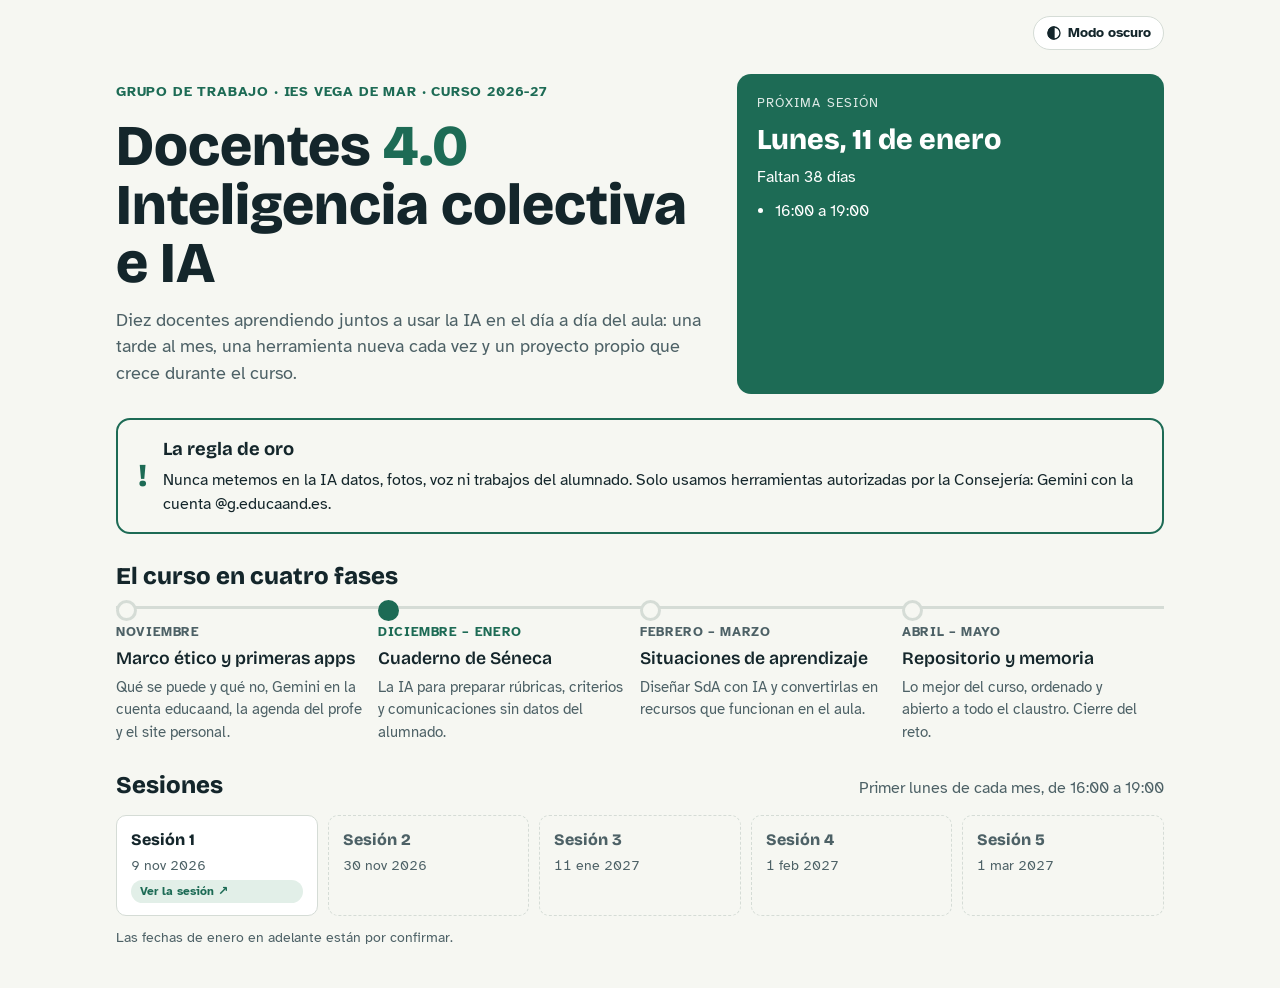
<file: index.html>
<!doctype html>
<html lang="es">
<head>
<title>Docentes 4.0 · IES Vega de Mar</title>
<meta charset="utf-8">
<meta name="viewport" content="width=device-width, initial-scale=1, viewport-fit=cover">
<link rel="stylesheet" href="https://fonts.googleapis.com/css2?family=Atkinson+Hyperlegible:wght@400;700&family=Bricolage+Grotesque:opsz,wght@12..96,600;12..96,800&display=swap">
<link rel="stylesheet" href="comun/gt.css">
<script src="comun/gt.js"></script>
<style>
  .portada { display: grid; grid-template-columns: minmax(0, 1.4fr) minmax(0, 1fr); gap: 24px; align-items: stretch; }
  .titular { display: flex; flex-direction: column; gap: 14px; padding-block: 8px; }
  .antetitulo { font-size: .85rem; font-weight: 700; letter-spacing: .06em; text-transform: uppercase; color: var(--acento); }
  .titular h1 { font-size: clamp(2.2rem, 6vw, 3.6rem); font-weight: 800; line-height: 1.02; }
  .titular h1 span { color: var(--acento); }
  .entradilla { font-size: 1.1rem; color: var(--suave); max-width: 52ch; }
  .proxima { background: var(--acento); color: var(--papel); border-radius: 14px; padding: 20px; display: flex; flex-direction: column; gap: 10px; }
  .proxima .etq { font-size: .8rem; text-transform: uppercase; letter-spacing: .08em; opacity: .85; }
  .proxima .fecha { font-family: var(--display); font-size: 1.8rem; font-weight: 800; line-height: 1.1; }
  .proxima ul { margin: 0; padding-left: 1.1em; }
  .regla { border: 2px solid var(--acento); border-radius: 14px; padding: 16px 20px; display: grid; grid-template-columns: auto minmax(0, 1fr); gap: 4px 16px; align-items: center; }
  .regla strong { font-family: var(--display); font-size: 1.15rem; }
  .regla .icono { font-family: var(--display); font-weight: 800; font-size: 2rem; color: var(--acento); grid-row: span 2; }
  .seccion { display: flex; flex-direction: column; gap: 12px; }
  .seccion > .cab { display: flex; flex-wrap: wrap; gap: 8px 16px; align-items: baseline; justify-content: space-between; }
  .seccion > .cab p { color: var(--suave); }
  .fases { display: grid; grid-template-columns: repeat(4, minmax(0, 1fr)); border-top: 3px solid var(--linea); }
  .fase { padding: 14px 14px 0 0; position: relative; display: flex; flex-direction: column; gap: 4px; }
  .fase::before { content: ""; position: absolute; top: -9px; left: 0; width: 15px; height: 15px; border-radius: 50%; background: var(--fondo); border: 3px solid var(--linea); }
  .fase.actual::before { background: var(--acento); border-color: var(--acento); }
  .fase .meses { font-size: .8rem; font-weight: 700; color: var(--suave); text-transform: uppercase; letter-spacing: .05em; }
  .fase.actual .meses { color: var(--acento); }
  .fase p { font-size: .92rem; color: var(--suave); }
  .sesiones { display: grid; grid-template-columns: repeat(auto-fill, minmax(min(100%, 200px), 1fr)); gap: 10px; }
  .sesion { background: var(--papel); border: 1px solid var(--linea); border-radius: 10px; padding: 12px 14px; display: flex; flex-direction: column; gap: 4px; text-decoration: none; color: var(--tinta); }
  a.sesion:hover { border-color: var(--acento); }
  .sesion .n { font-family: var(--display); font-weight: 800; }
  .sesion .f { font-size: .85rem; color: var(--suave); font-variant-numeric: tabular-nums; }
  .sesion.futura { background: transparent; border-style: dashed; color: var(--suave); }
  @media (max-width: 760px) {
    .portada { grid-template-columns: minmax(0, 1fr); }
    .fases { grid-template-columns: minmax(0, 1fr); border-top: 0; border-left: 3px solid var(--linea); padding-left: 16px; gap: 14px; }
    .fase { padding: 0; } .fase::before { top: 4px; left: -26px; }
  }
</style>
</head>
<body>
<div class="envoltura">
  <div class="barra-sup"><button class="tema" data-gt-tema></button></div>
  <div class="portada">
    <div class="titular">
      <span class="antetitulo">Grupo de trabajo · IES Vega de Mar · Curso 2026-27</span>
      <h1>Docentes <span>4.0</span><br>Inteligencia colectiva e IA</h1>
      <p class="entradilla">Diez docentes aprendiendo juntos a usar la IA en el día a día del aula: una tarde al mes, una herramienta nueva cada vez y un proyecto propio que crece durante el curso.</p>
    </div>
    <aside class="proxima" aria-label="Próxima sesión">
      <span class="etq">Próxima sesión</span>
      <span class="fecha" id="proxFecha"></span>
      <span id="proxCuenta"></span>
      <ul id="proxLista"></ul>
    </aside>
  </div>

  <div class="regla">
    <span class="icono" aria-hidden="true">!</span>
    <strong>La regla de oro</strong>
    <p>Nunca metemos en la IA datos, fotos, voz ni trabajos del alumnado. Solo usamos herramientas autorizadas por la Consejería: Gemini con la cuenta @g.educaand.es.</p>
  </div>

  <div class="seccion">
    <div class="cab"><h2>El curso en cuatro fases</h2></div>
    <div class="fases" id="fases">
      <div class="fase" data-desde="2026-11" data-hasta="2026-11"><span class="meses">Noviembre</span><h3>Marco ético y primeras apps</h3><p>Qué se puede y qué no, Gemini en la cuenta educaand, la agenda del profe y el site personal.</p></div>
      <div class="fase" data-desde="2026-12" data-hasta="2027-01"><span class="meses">Diciembre – enero</span><h3>Cuaderno de Séneca</h3><p>La IA para preparar rúbricas, criterios y comunicaciones sin datos del alumnado.</p></div>
      <div class="fase" data-desde="2027-02" data-hasta="2027-03"><span class="meses">Febrero – marzo</span><h3>Situaciones de aprendizaje</h3><p>Diseñar SdA con IA y convertirlas en recursos que funcionan en el aula.</p></div>
      <div class="fase" data-desde="2027-04" data-hasta="2027-06"><span class="meses">Abril – mayo</span><h3>Repositorio y memoria</h3><p>Lo mejor del curso, ordenado y abierto a todo el claustro. Cierre del reto.</p></div>
    </div>
  </div>

  <div class="seccion">
    <div class="cab"><h2>Sesiones</h2><p>Primer lunes de cada mes, de 16:00 a 19:00</p></div>
    <div class="sesiones" id="sesiones"></div>
    <p class="pie">Las fechas de enero en adelante están por confirmar.</p>
  </div>
</div>
<script>
(function () {
  GT.tema();
  var SITE = 'https:' + '/' + '/sites.google.com/g.educaand.es/docentes40';
  /* Para añadir una sesión: una línea más. pagina = ruta de su página en el site (vacía si aún no hay). */
  var SESIONES = [
    { n: 1, fecha: '2026-11-09', pagina: '/sesiones/sesion-01', lista: [] },
    { n: 2, fecha: '2026-11-30', pagina: '', lista: ['Aula de informática', 'Trae tu agenda del profe funcionando', 'Empezamos con el Cuaderno de Séneca'] },
    { n: 3, fecha: '2027-01-11', pagina: '', lista: [] },
    { n: 4, fecha: '2027-02-01', pagina: '', lista: [] },
    { n: 5, fecha: '2027-03-01', pagina: '', lista: [] }
  ];
  var hoy = new Date(), hoyIso = hoy.toISOString().slice(0, 10);
  function larga(f) { return new Date(f + 'T12:00:00').toLocaleDateString('es-ES', { weekday: 'long', day: 'numeric', month: 'long' }); }
  function corta(f) { return new Date(f + 'T12:00:00').toLocaleDateString('es-ES', { day: 'numeric', month: 'short', year: 'numeric' }); }
  var caja = document.getElementById('sesiones');
  SESIONES.forEach(function (s) {
    var hecha = s.fecha < hoyIso, t = GT.el(s.pagina ? 'a' : 'div', 'sesion' + (s.pagina ? '' : ' futura'));
    if (s.pagina) GT.enlace(t, SITE + s.pagina);
    t.appendChild(GT.el('span', 'n', 'Sesión ' + s.n)); t.appendChild(GT.el('span', 'f', corta(s.fecha)));
    if (s.pagina) t.appendChild(GT.el('span', 'chip', 'Ver la sesión ↗'));
    caja.appendChild(t);
  });
  var prox = SESIONES.filter(function (s) { return s.fecha >= hoyIso; })[0];
  var aside = document.querySelector('.proxima');
  if (prox) {
    var f = larga(prox.fecha);
    document.getElementById('proxFecha').textContent = f.charAt(0).toUpperCase() + f.slice(1);
    var dias = Math.round((new Date(prox.fecha + 'T16:00:00') - hoy) / 864e5);
    document.getElementById('proxCuenta').textContent = dias > 1 ? 'Faltan ' + dias + ' días' : dias === 1 ? 'Es mañana' : 'Es hoy';
    var ul = document.getElementById('proxLista');
    ['16:00 a 19:00'].concat(prox.lista).forEach(function (x) { ul.appendChild(GT.el('li', null, x)); });
  } else aside.hidden = true;
  var mes = hoyIso.slice(0, 7);
  document.querySelectorAll('.fase').forEach(function (x) { if (mes >= x.getAttribute('data-desde') && mes <= x.getAttribute('data-hasta')) x.classList.add('actual'); });
})();
</script>
</body>
</html>
</file>
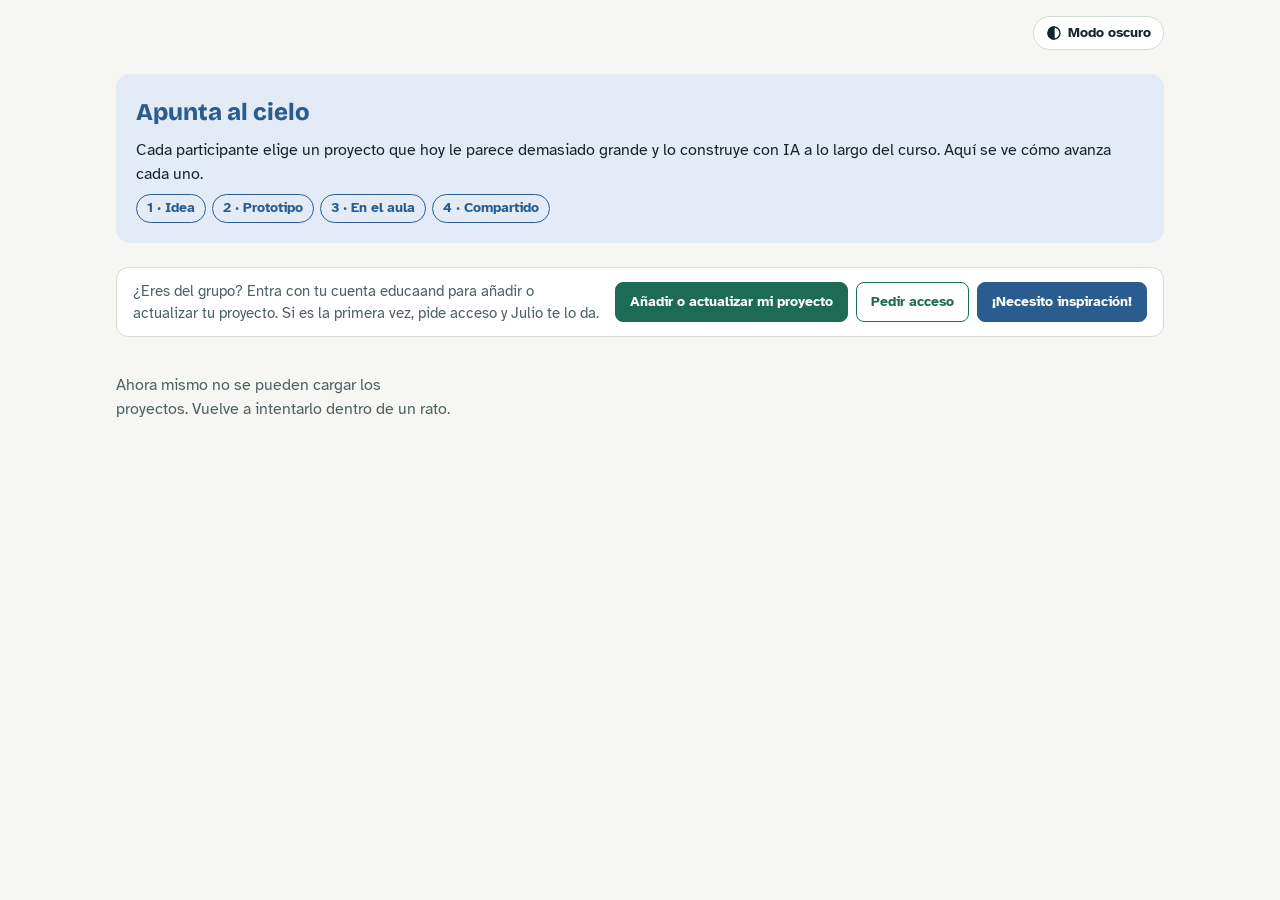
<file: cielo/index.html>
<!doctype html>
<html lang="es">
<head>
<title>Apunta al cielo · Docentes 4.0</title>
<meta charset="utf-8">
<meta name="viewport" content="width=device-width, initial-scale=1, viewport-fit=cover">
<link rel="stylesheet" href="https://fonts.googleapis.com/css2?family=Atkinson+Hyperlegible:wght@400;700&family=Bricolage+Grotesque:opsz,wght@12..96,600;12..96,800&display=swap">
<link rel="stylesheet" href="../comun/gt.css">
<script src="../comun/api.js"></script>
<script src="../comun/gt.js"></script>
<script src="../comun/ideas.js"></script>
<style>
  .cab { background: var(--cielo-claro); border-radius: 14px; padding: 20px; display: flex; flex-direction: column; gap: 8px; }
  .cab h2 { color: var(--cielo); }
  .peldanos { display: flex; flex-wrap: wrap; gap: 6px; font-size: .85rem; }
  .peldanos span { padding: 3px 10px; border-radius: 999px; border: 1px solid var(--cielo); color: var(--cielo); font-weight: 700; }
  .proyectos { display: grid; grid-template-columns: repeat(auto-fill, minmax(min(100%, 300px), 1fr)); gap: 14px; }
  .proyecto { background: var(--papel); border: 1px solid var(--linea); border-radius: 12px; padding: 16px; display: flex; flex-direction: column; gap: 10px; }
  .proyecto .quien { font-size: .85rem; color: var(--suave); }
  .proyecto .desc { font-size: .95rem; white-space: pre-line; }
  .escala { display: grid; grid-template-columns: repeat(4, minmax(0, 1fr)); gap: 4px; }
  .escala i { height: 6px; border-radius: 3px; background: var(--linea); }
  .escala i.ok { background: var(--cielo); }
  .nivel { font-size: .85rem; font-weight: 700; color: var(--cielo); }
  .proyecto .boton { align-self: flex-start; margin-top: auto; }
</style>
</head>
<body>
<div class="envoltura">
  <div class="barra-sup"><button class="tema" data-gt-tema></button></div>
  <div class="cab">
    <h2>Apunta al cielo</h2>
    <p>Cada participante elige un proyecto que hoy le parece demasiado grande y lo construye con IA a lo largo del curso. Aquí se ve cómo avanza cada uno.</p>
    <div class="peldanos" aria-label="Peldaños"><span>1 · Idea</span><span>2 · Prototipo</span><span>3 · En el aula</span><span>4 · Compartido</span></div>
  </div>
  <div class="barra">
    <p>¿Eres del grupo? Entra con tu cuenta educaand para añadir o actualizar tu proyecto. Si es la primera vez, pide acceso y Julio te lo da.</p>
    <div class="acciones"><a class="boton" id="anadir">Añadir o actualizar mi proyecto</a><a class="boton claro" id="pedir">Pedir acceso</a><button class="boton inspira-boton" type="button" data-gt-inspiracion>¡Necesito inspiración!</button></div>
  </div>
  <div class="proyectos" id="proyectos"><p class="estado">Cargando los proyectos…</p></div>
</div>
<script>
(function () {
  GT.tema();
  GT.inspiracion();
  var PELDANOS = ['Idea', 'Prototipo', 'En el aula', 'Compartido'];
  var anadir = document.getElementById('anadir'), pedir = document.getElementById('pedir');
  if (GT.app('cielo')) { GT.enlace(anadir, GT.app('cielo')); GT.enlace(pedir, GT.app('pedir')); } else { anadir.hidden = pedir.hidden = true; }
  var caja = document.getElementById('proyectos');
  GT.leer('cielo').then(function (d) {
    caja.textContent = '';
    d.proyectos.forEach(function (p) {
      var c = GT.el('article', 'proyecto');
      c.appendChild(GT.el('span', 'quien', p.autor));
      c.appendChild(GT.el('h3', null, p.titulo));
      c.appendChild(GT.el('p', 'desc', p.descripcion));
      var esc = GT.el('div', 'escala'); esc.setAttribute('aria-hidden', 'true');
      for (var i = 1; i <= 4; i++) esc.appendChild(GT.el('i', i <= p.peldano ? 'ok' : ''));
      c.appendChild(esc);
      c.appendChild(GT.el('span', 'nivel', 'Peldaño ' + p.peldano + ' de 4 · ' + PELDANOS[p.peldano - 1]));
      if (p.enlace) c.appendChild(GT.enlace(GT.el('a', 'boton claro', 'Verlo'), p.enlace));
      caja.appendChild(c);
    });
    if (!d.proyectos.length) caja.appendChild(GT.el('p', 'estado', 'Todavía no hay proyectos. ¡Sé el primero!'));
  }).catch(function () {
    caja.textContent = ''; caja.appendChild(GT.el('p', 'estado', 'Ahora mismo no se pueden cargar los proyectos. Vuelve a intentarlo dentro de un rato.'));
  });
})();
</script>
</body>
</html>
</file>
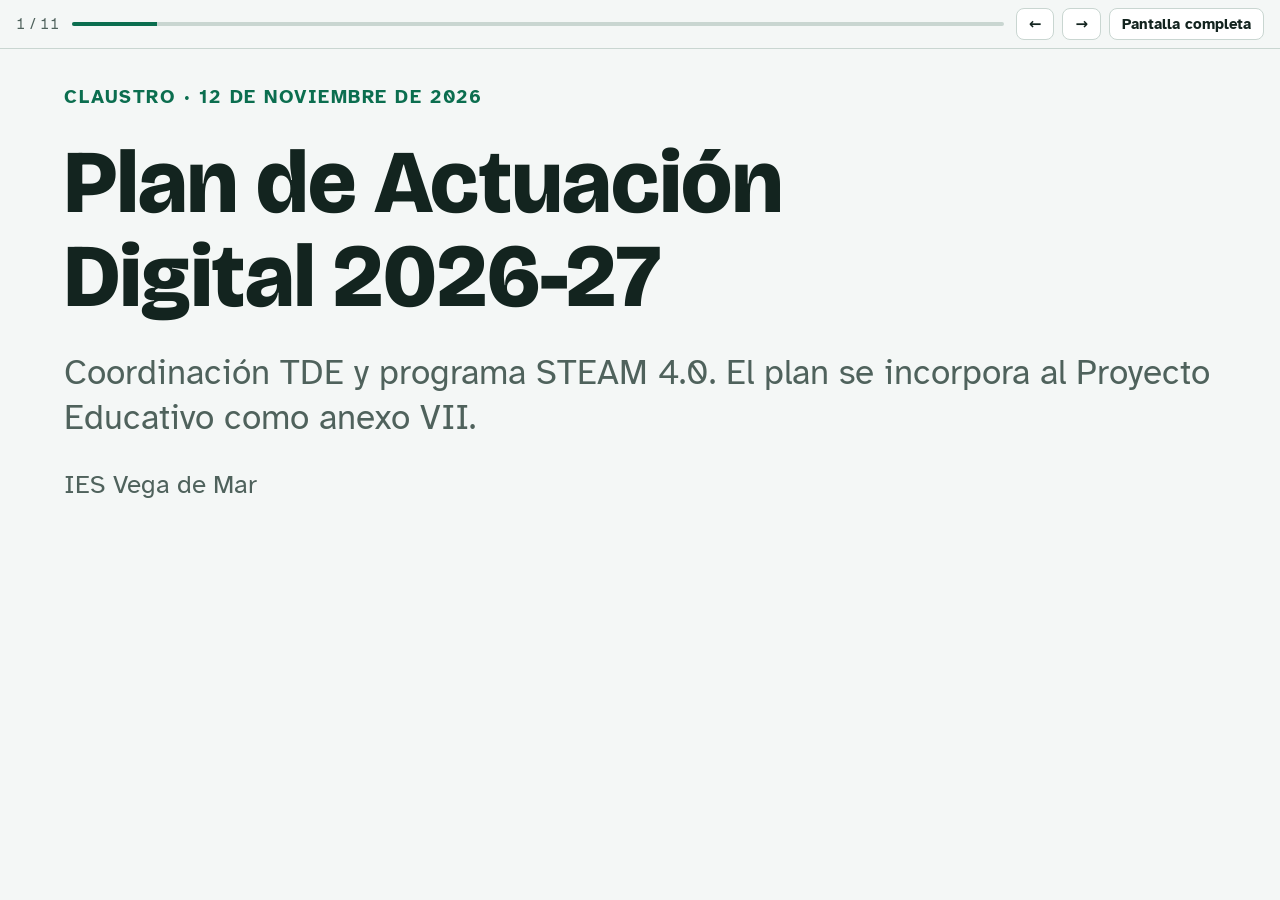
<file: claustro/index.html>
<!doctype html>
<html lang="es">
<head>
<meta charset="utf-8">
<meta name="viewport" content="width=device-width, initial-scale=1, viewport-fit=cover">
<style>*{box-sizing:border-box}body{margin:0}</style>
<title>Claustro TDE y STEAM 4.0</title>
<meta name="claude:viewport-fit-sides" content="cover">
<link rel="preconnect" href="https://fonts.googleapis.com">
<link rel="preconnect" href="https://fonts.gstatic.com" crossorigin>
<link rel="stylesheet" href="https://fonts.googleapis.com/css2?family=Atkinson+Hyperlegible:wght@400;700&family=Bricolage+Grotesque:opsz,wght@12..96,600;12..96,800&display=swap">
<style>
/* Presentación para compartir en Meet: una diapositiva cada vez, ocupando toda la pantalla; la letra crece con el lado menor de la ventana. Aspecto claro único, elegido para la proyección. */
:root {
  --fondo: #f4f7f6;
  --tinta: #13241f;
  --suave: #4f625c;
  --acento: #0b6e4f;
  --acento-claro: #dcefe6;
  --aviso: #8a5a00;
  --aviso-fondo: #fff1cc;
  --linea: #c9d6d1;
  --blanco: #ffffff;
  --f-titulo: "Bricolage Grotesque", "Segoe UI", system-ui, sans-serif;
  --f-texto: "Atkinson Hyperlegible", "Segoe UI", system-ui, sans-serif;
  --t-texto: clamp(18px, min(2.7vw, 4.6vh), 60px);
  --t-h2: clamp(28px, min(4.6vw, 7.8vh), 104px);
  --t-h1: clamp(36px, min(7vw, 12vh), 150px);
  --t-etiqueta: clamp(13px, min(1.5vw, 2.5vh), 30px);
  color-scheme: light;
}
html, body { height: 100%; }
body {
  background: var(--fondo);
  color: var(--tinta);
  font-family: var(--f-texto);
  overflow: hidden;
}
a { color: var(--acento); text-decoration-thickness: .08em; text-underline-offset: .15em; }
a:focus-visible { outline: 3px solid var(--acento); outline-offset: 3px; border-radius: 4px; }
.escena { height: 100%; display: grid; grid-template-rows: auto 1fr; }
.diapo {
  display: none;
  min-height: 0;
  overflow: auto;
  padding-block: clamp(16px, 4vh, 64px);
  padding-left: max(16px, env(safe-area-inset-left, 0px), 5vw);
  padding-right: max(16px, env(safe-area-inset-right, 0px), 5vw);
}
.diapo.activa { cursor: pointer; display: flex; flex-direction: column; justify-content: center; gap: clamp(12px, 3vh, 48px); }
.etiqueta {
  font-size: var(--t-etiqueta);
  letter-spacing: .08em;
  text-transform: uppercase;
  color: var(--acento);
  font-weight: 700;
}
h1, h2 { font-family: var(--f-titulo); margin: 0; text-wrap: balance; line-height: 1.05; }
h1 { font-size: var(--t-h1); font-weight: 800; }
h2 { font-size: var(--t-h2); font-weight: 800; }
h2 .num { color: var(--acento); margin-right: .25em; }
.lema { font-size: var(--t-texto); color: var(--suave); margin: 0; line-height: 1.3; }
ul.puntos { list-style: none; margin: 0; padding: 0; display: grid; gap: clamp(8px, 2.2vh, 32px); }
ul.puntos li { font-size: var(--t-texto); line-height: 1.3; padding-left: 1.1em; position: relative; }
ul.puntos li::before {
  content: ""; position: absolute; left: 0; top: .45em;
  width: .5em; height: .5em; border-radius: 50%; background: var(--acento);
}
ul.puntos li strong { color: var(--acento); }
.normas { display: grid; grid-template-columns: repeat(auto-fit, minmax(min(100%, 340px), 1fr)); gap: clamp(10px, 1.6vw, 28px); }
.norma {
  display: block; text-decoration: none; color: var(--tinta);
  background: var(--blanco); border: 2px solid var(--linea); border-radius: 12px;
  padding: clamp(12px, 1.8vw, 32px);
  font-size: calc(var(--t-texto) * .85); line-height: 1.25;
}
.norma:hover { border-color: var(--acento); }
.norma b { display: block; font-family: var(--f-titulo); font-size: 1.2em; color: var(--acento); margin-bottom: .2em; }
.norma small { display: block; margin-top: .4em; font-size: .7em; color: var(--suave); }
.enlace {
  align-self: flex-start;
  display: inline-flex; flex-wrap: wrap; gap: .1em .5em; align-items: baseline;
  font-size: calc(var(--t-texto) * .8);
  background: var(--blanco); border: 2px solid var(--linea); border-radius: 10px;
  padding: .35em .7em; max-width: 100%; overflow-wrap: anywhere;
}
.enlace span { color: var(--suave); }
.sello, .fecha {
  align-self: flex-start; border-radius: 999px; padding: .3em .9em; font-weight: 700;
}
.sello { background: var(--aviso-fondo); color: var(--aviso); border: 2px solid var(--aviso); font-size: calc(var(--t-texto) * .75); }
.fecha {
  background: var(--acento-claro); color: var(--acento); border-radius: 12px;
  font-family: var(--f-titulo); font-weight: 800; font-size: calc(var(--t-h2) * .75);
}
.dos { display: grid; grid-template-columns: minmax(0, 1fr) minmax(0, 1.15fr); gap: clamp(16px, 3vw, 56px); align-items: center; }
.dos > div { display: flex; flex-direction: column; gap: clamp(8px, 2.2vh, 32px); min-width: 0; }
figure { margin: 0; display: flex; flex-direction: column; gap: .5em; }
figure img { width: 100%; max-width: 100%; height: auto; border-radius: 10px; border: 2px solid var(--linea); max-height: 62vh; object-fit: contain; }
figcaption { font-size: calc(var(--t-texto) * .6); color: var(--suave); }
.firma { font-size: calc(var(--t-texto) * .75); color: var(--suave); margin: 0; }
.barra {
  display: flex; align-items: center; justify-content: space-between; gap: 12px;
  border-bottom: 1px solid var(--linea);
  padding-block: calc(8px + env(safe-area-inset-top, 0px)) 8px;
  padding-left: max(16px, env(safe-area-inset-left, 0px));
  padding-right: max(16px, env(safe-area-inset-right, 0px));
  font-size: 15px; color: var(--suave);
}
.progreso { flex: 1; height: 4px; background: var(--linea); border-radius: 2px; overflow: hidden; min-width: 40px; }
.progreso i { display: block; height: 100%; background: var(--acento); width: 0; transition: width .25s; }
.mandos { display: flex; gap: 8px; }
.mandos button {
  font: inherit; font-weight: 700; background: var(--blanco); color: var(--tinta);
  border: 1px solid var(--linea); border-radius: 8px; padding: 6px 12px; cursor: pointer;
}
.mandos button:hover { border-color: var(--acento); color: var(--acento); }
.mandos button:focus-visible { outline: 3px solid var(--acento); outline-offset: 2px; }
.contador { font-variant-numeric: tabular-nums; white-space: nowrap; }
@media (max-aspect-ratio: 1/1) { .dos { grid-template-columns: 1fr; } }
@media (prefers-reduced-motion: reduce) { .progreso i { transition: none; } }
</style>
</head>
<body>

<div class="escena">
  <nav class="barra" aria-label="Navegación">
    <span class="contador" id="contador">1 / 11</span>
    <div class="progreso" aria-hidden="true"><i id="avance"></i></div>
    <div class="mandos">
      <button type="button" id="anterior" aria-label="Diapositiva anterior">←</button>
      <button type="button" id="siguiente" aria-label="Diapositiva siguiente">→</button>
      <button type="button" id="completa">Pantalla completa</button>
    </div>
  </nav>
  <main id="diapos">

    <section class="diapo activa" aria-label="Portada">
      <div class="etiqueta">Claustro · 12 de noviembre de 2026</div>
      <h1>Plan de Actuación Digital 2026-27</h1>
      <p class="lema">Coordinación TDE y programa STEAM 4.0. El plan se incorpora al Proyecto Educativo como anexo VII.</p>
      <p class="firma">IES Vega de Mar</p>
    </section>

    <section class="diapo" aria-label="Protección de datos: normativa">
      <div class="etiqueta">PAD · Información y comunicación · línea 2</div>
      <h2><span class="num">1</span>Protección de datos: normativa</h2>
      <div class="normas">
        <a class="norma" href="https://eur-lex.europa.eu/legal-content/ES/TXT/?uri=CELEX:32016R0679" target="_blank" rel="noopener"><b>RGPD</b>Reglamento (UE) 2016/679<small>EUR-Lex</small></a>
        <a class="norma" href="https://www.boe.es/buscar/act.php?id=BOE-A-2018-16673" target="_blank" rel="noopener"><b>LO 3/2018</b>Protección de datos y garantía de los derechos digitales<small>BOE</small></a>
        <a class="norma" href="https://www.adideandalucia.es/normas/resoluc/Resolucion22octubre2020UsoTicJuntaAndalucia.pdf" target="_blank" rel="noopener"><b>Código de Conducta</b>Uso de las TIC por los profesionales públicos de la Junta de Andalucía<small>Resolución de 22 de octubre de 2020 · BOJA 27-10-2020</small></a>
        <a class="norma" href="https://www.juntadeandalucia.es/boja/2020/242/2" target="_blank" rel="noopener"><b>Política de Seguridad TIC</b>Orden de 3 de diciembre de 2020 de la Consejería<small>BOJA n.º 242 de 2020</small></a>
      </div>
      <div class="sello">Consta en el acta de este claustro</div>
    </section>

    <section class="diapo" aria-label="Protección de datos: en el día a día">
      <div class="etiqueta">Protección de datos · en el día a día</div>
      <h2><span class="num">1</span>Qué significa en la práctica</h2>
      <ul class="puntos">
        <li>Datos del alumnado <strong>solo en plataformas corporativas</strong>: Séneca, iPasen, Moodle Centros y Google Workspace de g.educaand.es.</li>
        <li>Nada de WhatsApp personal, cuentas particulares ni aplicaciones externas o de IA con nombres, notas o informes.</li>
        <li>Ninguna foto ni vídeo del alumnado <strong>sin comprobar la autorización</strong> de la familia.</li>
        <li><strong>Cierra la sesión</strong> en los equipos compartidos y en la pizarra digital.</li>
        <li>Cualquier incidente se comunica <strong>a dirección cuanto antes</strong>.</li>
      </ul>
      <a class="enlace" href="https://www.juntadeandalucia.es/educacion/eaprendizaje/servicios-educativos-digitales-2/workspace/#guia" target="_blank" rel="noopener"><span>Guía de Google Workspace (g.educaand.es):</span> juntadeandalucia.es/educacion/eaprendizaje › Workspace</a>
    </section>

    <section class="diapo" aria-label="Guía de Protección de Datos">
      <div class="etiqueta">PAD · Enseñanza-aprendizaje · línea 2</div>
      <h2><span class="num">2</span>Guía de Protección de Datos para Centros Docentes Andaluces</h2>
      <ul class="puntos">
        <li>Se publica en la <strong>web del centro</strong>, en las <strong>redes sociales</strong> y en el <strong>tablón de anuncios de Séneca</strong>.</li>
        <li>Echadle un vistazo: resuelve la mayoría de las dudas.</li>
      </ul>
      <a class="enlace" href="https://www.ctpdandalucia.es/sites/default/files/inline-files/guia-proteccion-datos-centros-educativos-andalucia.pdf" target="_blank" rel="noopener"><span>Guía (PDF del Consejo de Transparencia y Protección de Datos de Andalucía):</span> ctpdandalucia.es</a>
    </section>

    <section class="diapo" aria-label="Observaciones compartidas">
      <div class="etiqueta">PAD · Información y comunicación · línea 3</div>
      <h2><span class="num">3</span>Observaciones compartidas de Séneca</h2>
      <ul class="puntos">
        <li>Lo que comuniquéis a un tutor sobre un alumno, académico o de actitud, <strong>se registra en iSéneca</strong>, no en notas sueltas ni mensajes.</li>
        <li>Queda constancia y, si se considera oportuno, <strong>la familia lo ve en iPasen</strong>.</li>
        <li>A final de curso, encuesta para valorarlo.</li>
      </ul>
    </section>

    <section class="diapo" aria-label="GT Docentes 4.0">
      <div class="etiqueta">PAD · Enseñanza-aprendizaje · línea 1</div>
      <h2><span class="num">4</span>Grupo de trabajo «Docentes 4.0»</h2>
      <ul class="puntos">
        <li>Metodologías STEAM y <strong>buen uso de la IA</strong>, con el asesoramiento del CEP.</li>
        <li><strong>Todo el claustro está invitado</strong> a venir a cualquier sesión para aprender y mejorar.</li>
      </ul>
      <div class="fecha">Próxima sesión: lunes 30 de noviembre</div>
      <a class="enlace" href="https://sites.google.com/g.educaand.es/docentes40" target="_blank" rel="noopener"><span>Site del grupo:</span> sites.google.com/g.educaand.es/docentes40</a>
      <a class="enlace" href="https://www.juntadeandalucia.es/educacion/eaprendizaje/impulsocd/" target="_blank" rel="noopener"><span>Para consultar sobre digitalización e IA, portal eAprendizaje de la Junta:</span> juntadeandalucia.es/educacion/eaprendizaje/impulsocd</a>
    </section>

    <section class="diapo" aria-label="Site TDE">
      <div class="etiqueta">PAD · Organización del centro · líneas 1 y 2</div>
      <h2><span class="num">5</span>Site TDE: protocolos y herramientas</h2>
      <ul class="puntos">
        <li>Ahí están <strong>todos los protocolos y herramientas</strong> de la coordinación, como el de <strong>brecha digital</strong>.</li>
        <li><strong>En los próximos días:</strong> reservas de portátiles y demás material, e incidencias.</li>
        <li>Hasta que esté, se sigue reservando como ahora.</li>
      </ul>
      <a class="enlace" href="https://sites.google.com/g.educaand.es/julio-tde" target="_blank" rel="noopener"><span>Site TDE:</span> sites.google.com/g.educaand.es/julio-tde</a>
    </section>

    <section class="diapo" aria-label="Carros y material STEAM">
      <div class="etiqueta">PAD · Organización del centro · líneas 1 y 3</div>
      <h2><span class="num">6</span>Portátiles y nuevo material STEAM</h2>
      <ul class="puntos">
        <li>Al menos <strong>un carro de portátiles por planta</strong>, con un equipo por alumno.</li>
        <li><strong>Ha llegado material nuevo de STEAM 4.0.</strong> Lo estoy inventariando y, cuando termine, se podrá pedir desde el site TDE.</li>
        <li>Previstas también: préstamo de material al profesorado y consulta de horarios y aulas libres.</li>
      </ul>
    </section>

    <section class="diapo" aria-label="Jano">
      <div class="etiqueta">PAD · Organización del centro · línea 5</div>
      <h2><span class="num">7</span>Jano: registro de uso de los portátiles</h2>
      <div class="dos">
        <div>
          <ul class="puntos">
            <li>Registra <strong>qué alumno usa cada portátil, cuándo y cuánto tiempo</strong>.</li>
            <li>Entra con su <strong>cuenta de educaand</strong>; al terminar, el equipo se limpia solo.</li>
            <li>Si no puede entrar, <strong>acceso asistido</strong>: el profesor escribe nombre, curso, grupo y materia.</li>
            <li>Se implanta <strong>por carros</strong>. Se informará a familias y alumnado.</li>
          </ul>
        </div>
        <figure>
          <img src="[data-uri]" alt="Pantalla principal de Jano: fondo azul, el texto «Identifícate para usar este equipo» y los botones «Identificarme» y «Acceso asistido (profesorado)»">
          <figcaption>La pantalla que verá el alumnado al abrir el portátil.</figcaption>
        </figure>
      </div>
    </section>

    <section class="diapo" aria-label="Difusión">
      <div class="etiqueta">PAD · Información y comunicación · línea 1</div>
      <h2><span class="num">8</span>Difusión</h2>
      <ul class="puntos">
        <li>La web y el Instagram del centro deben reflejar lo que hacemos, sobre todo en STEAM.</li>
        <li><strong>Las actividades se envían a Adrián</strong>, coordinador de divulgación.</li>
        <li>Grupo de coordinación con todos los coordinadores de planes y programas.</li>
      </ul>
    </section>

    <section class="diapo" aria-label="Cierre">
      <div class="etiqueta">Coordinación TDE y STEAM 4.0</div>
      <h1>Gracias</h1>
      <p class="lema">Para cualquier incidencia informática o duda sobre el Plan de Actuación Digital, estoy a vuestra disposición.</p>
    </section>

  </main>

</div>

<script>
(function () {
  var diapos = Array.prototype.slice.call(document.querySelectorAll('.diapo'));
  var actual = 0;
  var contador = document.getElementById('contador');
  var avance = document.getElementById('avance');

  function mostrar(n) {
    actual = Math.max(0, Math.min(diapos.length - 1, n));
    diapos.forEach(function (d, i) { d.classList.toggle('activa', i === actual); });
    contador.textContent = (actual + 1) + ' / ' + diapos.length;
    avance.style.width = ((actual + 1) / diapos.length * 100) + '%';
    if (location.hash !== '#d' + (actual + 1)) {
      try { history.replaceState(null, '', '#d' + (actual + 1)); } catch (e) {}
    }
  }

  document.getElementById('anterior').addEventListener('click', function () { mostrar(actual - 1); });
  document.getElementById('siguiente').addEventListener('click', function () { mostrar(actual + 1); });
  document.getElementById('completa').addEventListener('click', function () {
    var el = document.documentElement;
    try {
      if (document.fullscreenElement) { document.exitFullscreen(); }
      else if (el.requestFullscreen) { el.requestFullscreen().catch(function () {}); }
    } catch (e) {}
  });

  document.addEventListener('keydown', function (e) {
    if (e.key === 'ArrowRight' || e.key === 'PageDown' || e.key === ' ') { e.preventDefault(); mostrar(actual + 1); }
    else if (e.key === 'ArrowLeft' || e.key === 'PageUp') { e.preventDefault(); mostrar(actual - 1); }
    else if (e.key === 'Home') { mostrar(0); }
    else if (e.key === 'End') { mostrar(diapos.length - 1); }
    else if (e.key === 'f' || e.key === 'F') { document.getElementById('completa').click(); }
  });

  /* Clic en la mitad derecha: siguiente; en la mitad izquierda: anterior. */
  document.getElementById('diapos').addEventListener('click', function (e) {
    if (e.target.closest('button, a')) return;
    var sel = window.getSelection && window.getSelection();
    if (sel && String(sel).length) return;
    mostrar(e.clientX >= window.innerWidth / 2 ? actual + 1 : actual - 1);
  });

  var m = /^#d(\d+)$/.exec(location.hash);
  mostrar(m ? parseInt(m[1], 10) - 1 : 0);
})();
</script>
</body>
</html>
</file>
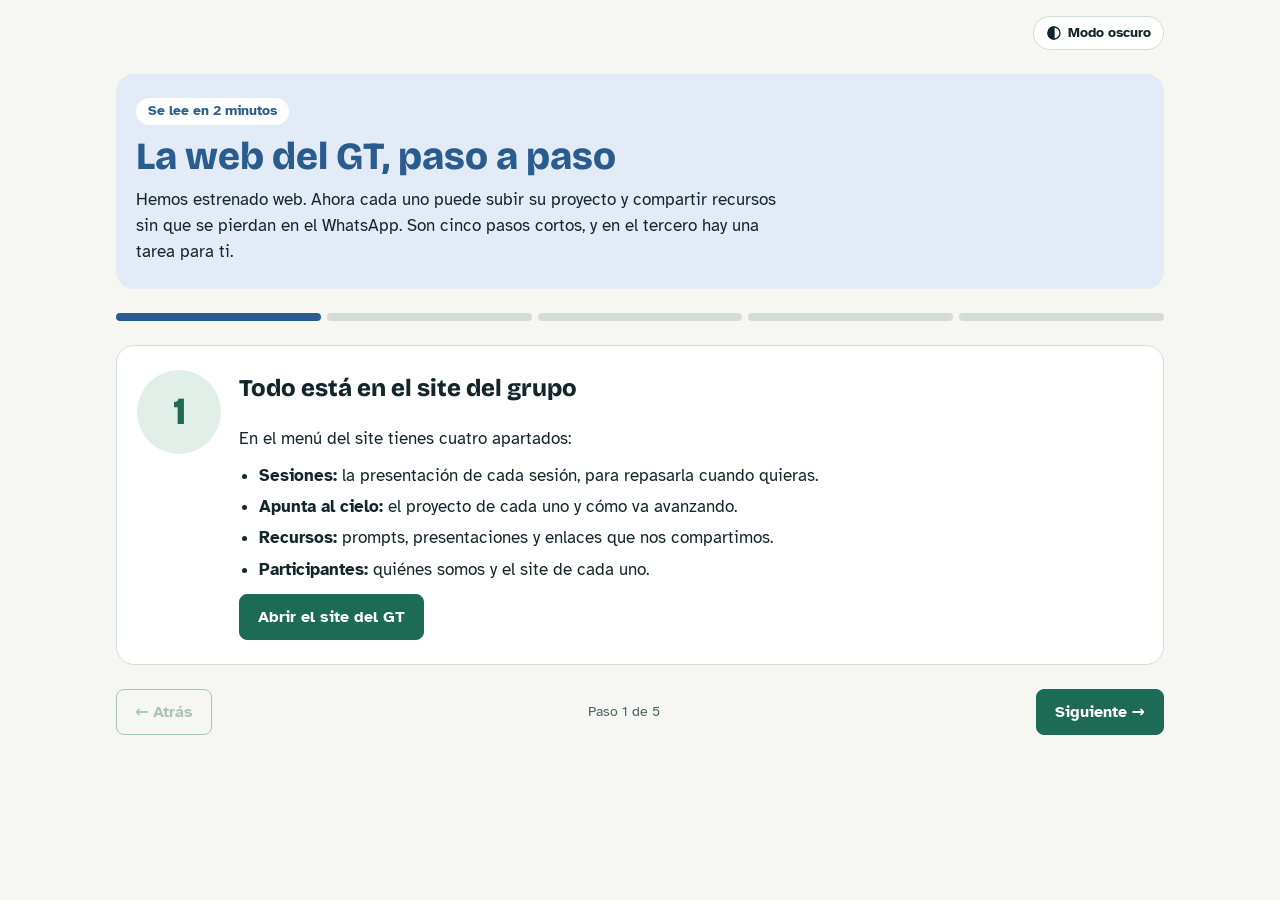
<file: manual/index.html>
<!doctype html>
<html lang="es">
<head>
<title>Guía rápida · Docentes 4.0</title>
<meta charset="utf-8">
<meta name="viewport" content="width=device-width, initial-scale=1, viewport-fit=cover">
<link rel="stylesheet" href="https://fonts.googleapis.com/css2?family=Atkinson+Hyperlegible:wght@400;700&family=Bricolage+Grotesque:opsz,wght@12..96,600;12..96,800&display=swap">
<link rel="stylesheet" href="../comun/gt.css">
<script src="../comun/api.js"></script>
<script src="../comun/gt.js"></script>
<script src="../comun/ideas.js"></script>
<style>
  .portada { background: var(--cielo-claro); border-radius: 18px; padding: 24px 20px; display: flex; flex-direction: column; gap: 10px; }
  .portada h1 { font-size: clamp(1.7rem, 5vw, 2.4rem); font-weight: 800; color: var(--cielo); line-height: 1.1; }
  .portada p { font-size: 1.08rem; max-width: 60ch; }
  .reloj { align-self: flex-start; font-weight: 700; font-size: .85rem; padding: 3px 12px; border-radius: 999px; background: var(--papel); color: var(--cielo); }

  .progreso { display: flex; gap: 6px; }
  .progreso button { flex: 1; height: 8px; border: 0; padding: 0; border-radius: 4px; background: var(--linea); cursor: pointer; }
  .progreso button.hecho { background: var(--acento); }
  .progreso button.actual { background: var(--cielo); }

  .paso { background: var(--papel); border: 1px solid var(--linea); border-radius: 18px; padding: 24px 20px; display: grid; grid-template-columns: 84px minmax(0, 1fr); gap: 18px; align-items: start; min-height: 300px; }
  .paso .num { width: 84px; height: 84px; border-radius: 50%; display: grid; place-items: center; font-family: var(--display); font-weight: 800; font-size: 2.4rem; background: var(--acento-claro); color: var(--acento); }
  .paso.tarea { border: 2px solid var(--cielo); }
  .paso.tarea .num { background: var(--cielo-claro); color: var(--cielo); }
  .paso h2 { margin-bottom: 8px; }
  .paso .cuerpo { display: flex; flex-direction: column; gap: 12px; font-size: 1.05rem; }
  .paso ul { margin: 0; padding-left: 1.2em; display: flex; flex-direction: column; gap: 6px; }
  .paso .boton { align-self: flex-start; font-size: 1rem; padding: 10px 18px; }
  .nota { background: var(--aviso-claro); color: var(--tinta); border-radius: 10px; padding: 10px 14px; font-size: .95rem; }
  .nota strong { color: var(--aviso); }
  .escalera { display: grid; grid-template-columns: repeat(4, minmax(0, 1fr)); gap: 6px; }
  .escalera div { border-radius: 10px; padding: 8px; text-align: center; font-size: .85rem; background: var(--cielo-claro); color: var(--tinta); }
  .escalera div strong { display: block; font-family: var(--display); color: var(--cielo); font-size: 1.1rem; }
  .ejemplo { border-left: 4px solid var(--cielo); padding: 6px 12px; font-size: .95rem; color: var(--suave); }

  .navegar { display: flex; justify-content: space-between; align-items: center; gap: 10px; }
  .navegar .contador { color: var(--suave); font-size: .9rem; }
  .navegar .boton { font-size: 1rem; padding: 10px 18px; }
  .navegar .boton[disabled] { opacity: .35; cursor: default; }

  @media (max-width: 560px) {
    .paso { grid-template-columns: 1fr; gap: 12px; min-height: 0; }
    .paso .num { width: 56px; height: 56px; font-size: 1.6rem; }
    .escalera { grid-template-columns: repeat(2, minmax(0, 1fr)); }
  }
  @media (prefers-reduced-motion: no-preference) {
    .paso.entra { animation: entra .25s ease-out; }
    @keyframes entra { from { opacity: 0; transform: translateX(16px); } to { opacity: 1; transform: none; } }
  }
  @media print { .navegar, .progreso, .barra-sup { display: none; } .paso[hidden] { display: grid !important; } .paso { break-inside: avoid; min-height: 0; } }
</style>
</head>
<body>
<div class="envoltura">
  <div class="barra-sup"><button class="tema" data-gt-tema></button></div>

  <header class="portada">
    <span class="reloj">Se lee en 2 minutos</span>
    <h1>La web del GT, paso a paso</h1>
    <p>Hemos estrenado web. Ahora cada uno puede subir su proyecto y compartir recursos sin que se pierdan en el WhatsApp. Son cinco pasos cortos, y en el tercero hay una tarea para ti.</p>
  </header>

  <div class="progreso" id="progreso" aria-label="Pasos"></div>

  <section class="paso" data-titulo="Todo en un sitio">
    <span class="num" aria-hidden="true">1</span>
    <div class="cuerpo">
      <h2>Todo está en el site del grupo</h2>
      <p>En el menú del site tienes cuatro apartados:</p>
      <ul>
        <li><strong>Sesiones:</strong> la presentación de cada sesión, para repasarla cuando quieras.</li>
        <li><strong>Apunta al cielo:</strong> el proyecto de cada uno y cómo va avanzando.</li>
        <li><strong>Recursos:</strong> prompts, presentaciones y enlaces que nos compartimos.</li>
        <li><strong>Participantes:</strong> quiénes somos y el site de cada uno.</li>
      </ul>
      <a class="boton" data-site="">Abrir el site del GT</a>
    </div>
  </section>

  <section class="paso" data-titulo="Entrar" hidden>
    <span class="num" aria-hidden="true">2</span>
    <div class="cuerpo">
      <h2>Entra con tu cuenta del centro</h2>
      <p>Para escribir en la web usas tu cuenta <strong>@g.educaand.es</strong>. No hay contraseñas nuevas.</p>
      <p>Ya estás dado de alta: pulsa cualquier botón para añadir algo, por ejemplo «Rellenar mi proyecto», y entras directamente.</p>
      <p class="nota"><strong>¿Te sale «no tienes acceso» o una página de Google rara?</strong> Seguramente el navegador está usando tu cuenta personal. Abre una ventana de incógnito y entra solo con la del centro.</p>
    </div>
  </section>

  <section class="paso tarea" data-titulo="Tu tarea" hidden>
    <span class="num" aria-hidden="true">3</span>
    <div class="cuerpo">
      <h2>Tu tarea: apunta al cielo</h2>
      <p>Piensa en <strong>un proyecto que hoy te parezca demasiado grande</strong> y que te gustaría sacar adelante con ayuda de la IA durante el curso. Puede ser para tu alumnado o para ti.</p>
      <p>Algo que te lleve varias sesiones, no una tarde. También vale un proyecto que te quite papeleo y te deje más tiempo para preparar las clases.</p>
      <button class="boton inspira-boton" type="button" data-gt-inspiracion>¡Necesito inspiración!</button>
      <p>Al rellenarlo eliges en qué peldaño estás. Lo normal ahora es empezar en el 1:</p>
      <div class="escalera">
        <div><strong>1</strong>Idea</div>
        <div><strong>2</strong>Prototipo</div>
        <div><strong>3</strong>En el aula</div>
        <div><strong>4</strong>Compartido</div>
      </div>
      <p>Son tres datos: un título, para qué sirve y el peldaño. El enlace solo si ya tienes algo que enseñar. Cuando avances, vuelves y subes de peldaño.</p>
      <a class="boton" data-app="cielo">Rellenar mi proyecto</a>
    </div>
  </section>

  <section class="paso" data-titulo="Compartir" hidden>
    <span class="num" aria-hidden="true">4</span>
    <div class="cuerpo">
      <h2>Comparte lo que te funcione</h2>
      <p>¿Un prompt que te ahorra tiempo, una presentación, una web útil? Súbelo en <strong>Recursos</strong>: título, para qué sirve y el enlace.</p>
      <p>Julio le echa un vistazo y lo publica. Así todo lo bueno queda en un sitio y no se pierde en el WhatsApp.</p>
      <a class="boton" data-app="recursos">Compartir un recurso</a>
    </div>
  </section>

  <section class="paso" data-titulo="Listo" hidden>
    <span class="num" aria-hidden="true">5</span>
    <div class="cuerpo">
      <h2>¡Ya está!</h2>
      <p>Un último detalle: arriba a la derecha de cada página tienes el botón <strong>Modo oscuro / Modo claro</strong>, por si se lee mejor de una forma u otra.</p>
      <p>Lo único que te pido para la próxima sesión (<strong>lunes 30 de noviembre</strong>) es tu proyecto en «Apunta al cielo». Así empezamos viendo los de todos.</p>
      <a class="boton" data-app="cielo">Rellenar mi proyecto ahora</a>
      <p class="pie">¿Dudas o algo no funciona? Díselo a Julio.</p>
    </div>
  </section>

  <nav class="navegar" aria-label="Pasos de la guía">
    <button class="boton claro" type="button" id="atras">← Atrás</button>
    <span class="contador" id="contador" aria-live="polite"></span>
    <button class="boton" type="button" id="adelante">Siguiente →</button>
  </nav>
</div>
<script>
(function () {
  GT.tema();
  GT.inspiracion();
  var SITE = 'https:' + '/' + '/sites.google.com/g.educaand.es/docentes40';
  document.querySelectorAll('[data-site]').forEach(function (a) { GT.enlace(a, SITE + a.getAttribute('data-site')); });
  /* Si la app aún no está publicada, el botón lleva a la página del site correspondiente. */
  var RESPALDO = { cielo: '/apunta-al-cielo', recursos: '/recursos' };
  document.querySelectorAll('[data-app]').forEach(function (a) { var v = a.getAttribute('data-app'); GT.enlace(a, GT.app(v) || SITE + RESPALDO[v]); });

  var pasos = Array.prototype.slice.call(document.querySelectorAll('.paso')), actual = 0, visto = 0;
  var barra = document.getElementById('progreso');
  pasos.forEach(function (p, i) {
    var b = GT.el('button'); b.type = 'button'; b.title = (i + 1) + '. ' + p.getAttribute('data-titulo');
    b.setAttribute('aria-label', 'Paso ' + b.title);
    b.addEventListener('click', function () { ir(i); });
    barra.appendChild(b);
  });
  function ir(n) {
    if (n < 0 || n >= pasos.length) return;
    actual = n; visto = Math.max(visto, n);
    pasos.forEach(function (p, i) { p.hidden = i !== n; p.classList.toggle('entra', i === n); });
    Array.prototype.forEach.call(barra.children, function (b, i) { b.className = i === n ? 'actual' : (i <= visto ? 'hecho' : ''); });
    document.getElementById('contador').textContent = 'Paso ' + (n + 1) + ' de ' + pasos.length;
    document.getElementById('atras').disabled = n === 0;
    var sig = document.getElementById('adelante');
    sig.disabled = n === pasos.length - 1;
    sig.textContent = n === pasos.length - 2 ? 'Último paso →' : 'Siguiente →';
  }
  document.getElementById('atras').addEventListener('click', function () { ir(actual - 1); });
  document.getElementById('adelante').addEventListener('click', function () { ir(actual + 1); });
  document.addEventListener('keydown', function (e) {
    if (e.target.closest && e.target.closest('input, textarea')) return;
    if (e.key === 'ArrowRight') ir(actual + 1); else if (e.key === 'ArrowLeft') ir(actual - 1);
  });
  ir(0);
})();
</script>
</body>
</html>
</file>
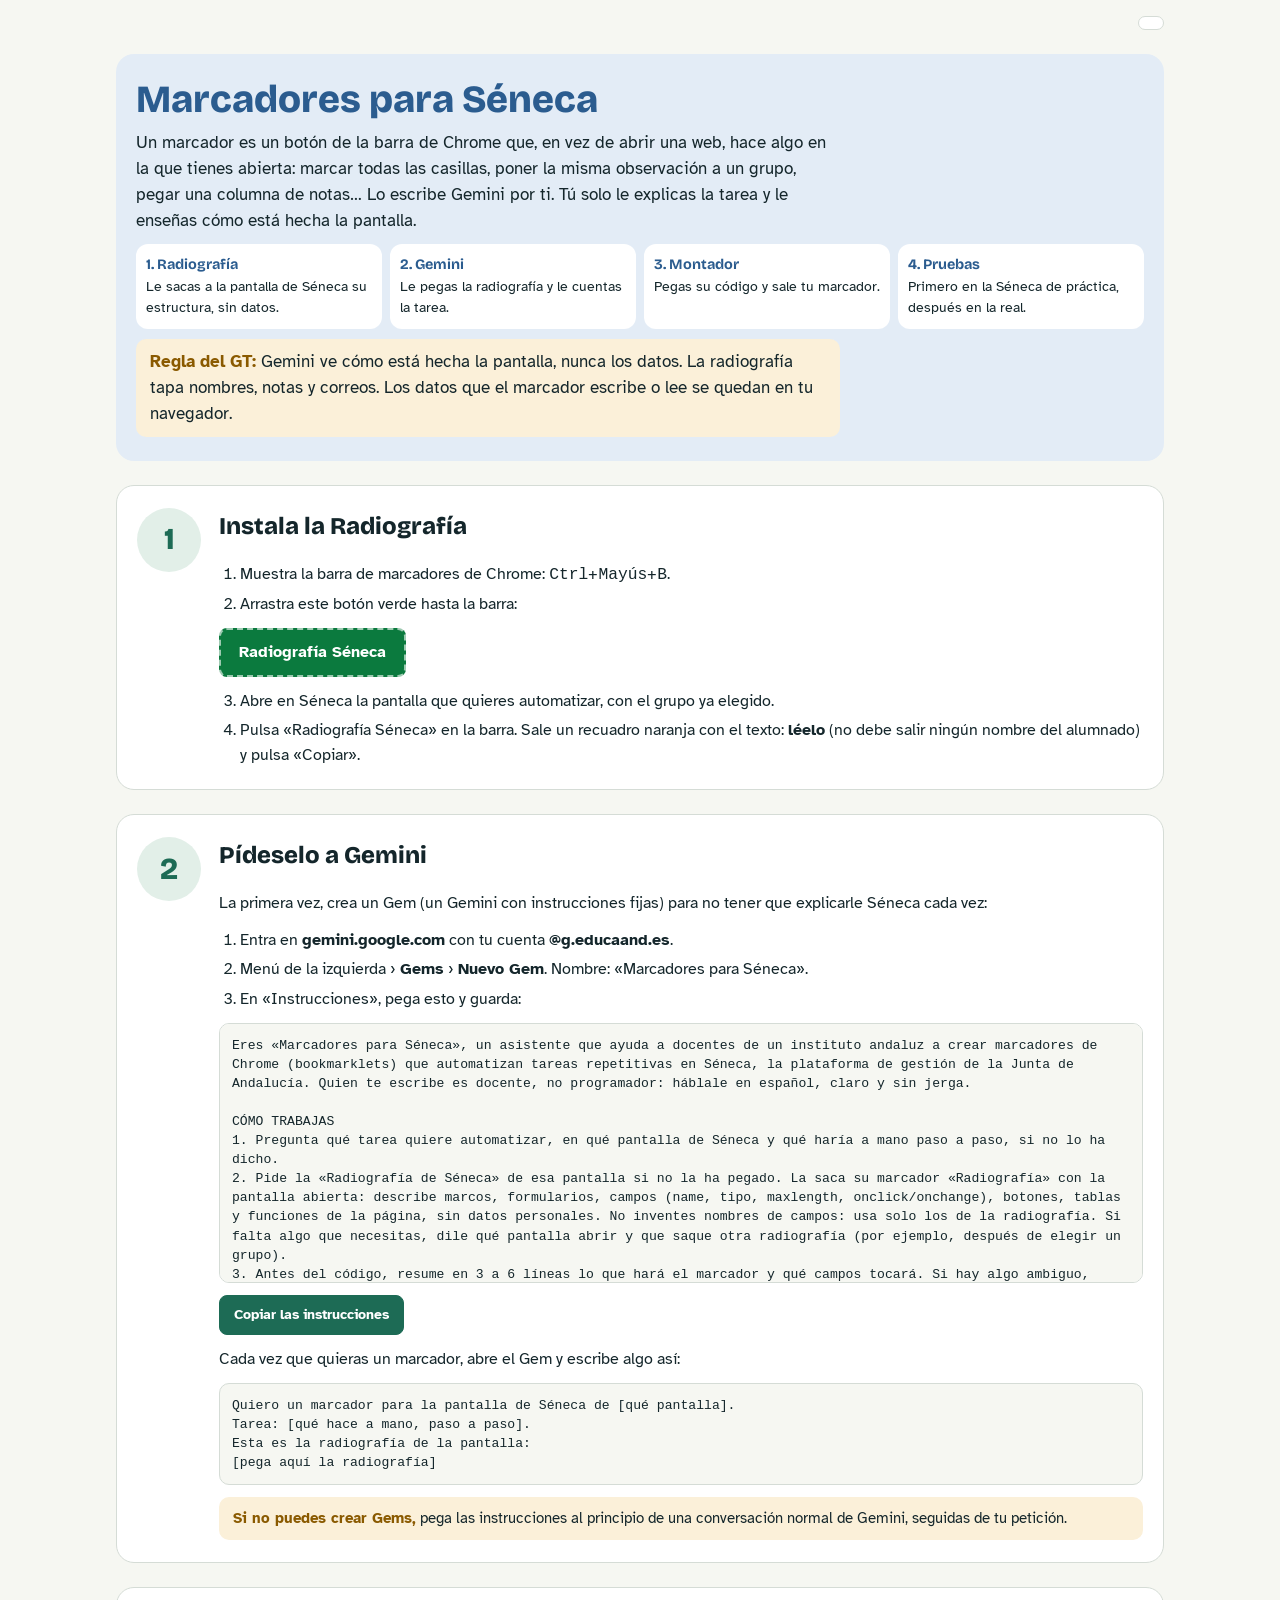
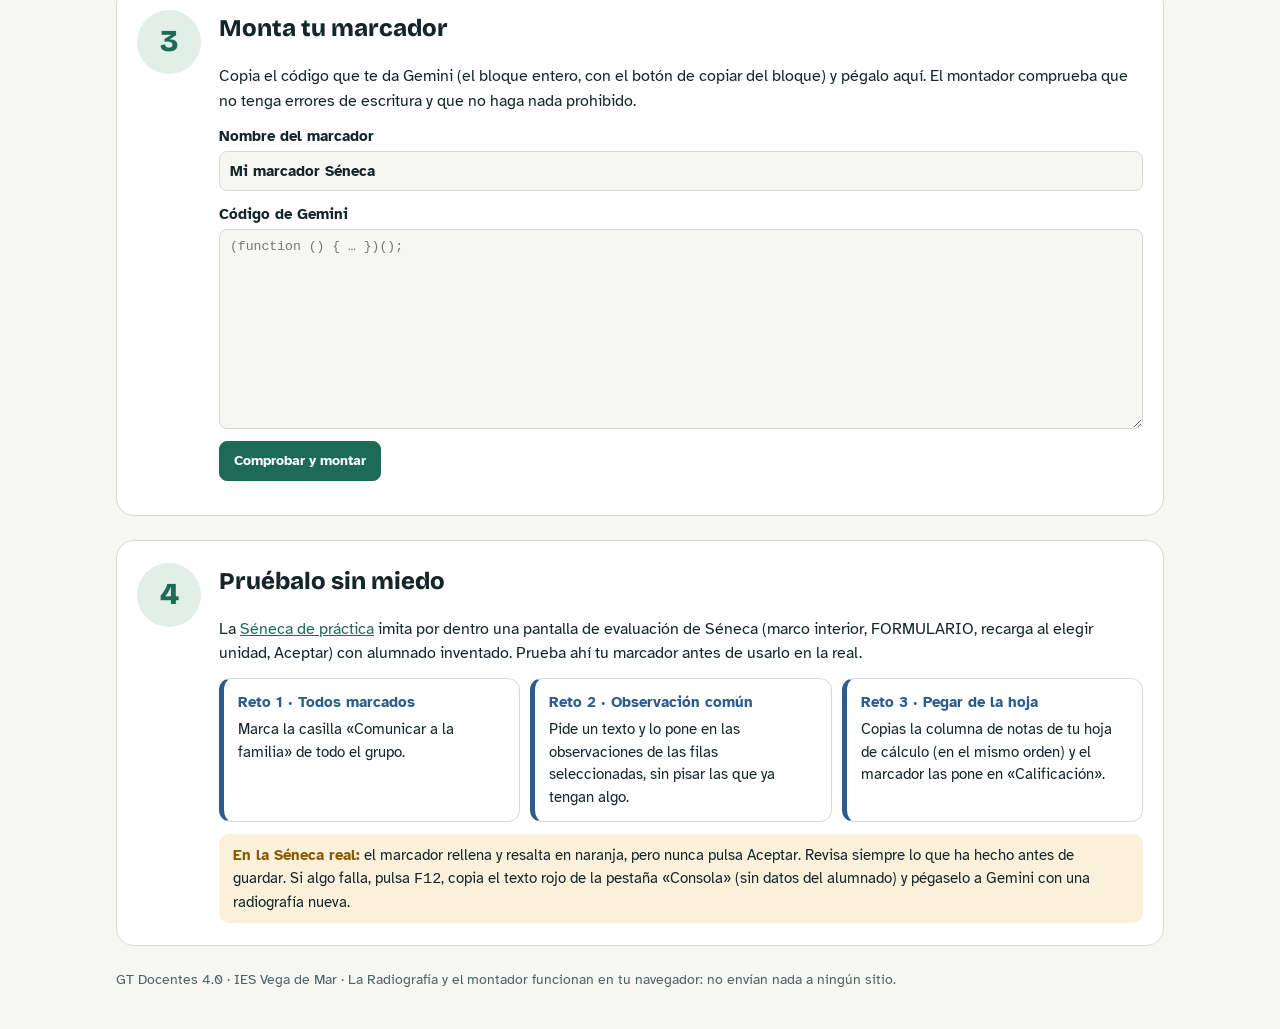
<file: marcadores/index.html>
<!doctype html>
<html lang="es">
<head>
<title>Marcadores para Séneca · Docentes 4.0</title>
<meta charset="utf-8">
<meta name="viewport" content="width=device-width, initial-scale=1, viewport-fit=cover">
<link rel="stylesheet" href="https://fonts.googleapis.com/css2?family=Atkinson+Hyperlegible:wght@400;700&family=Bricolage+Grotesque:opsz,wght@12..96,600;12..96,800&display=swap">
<link rel="stylesheet" href="../comun/gt.css">
<script src="../comun/gt.js"></script>
<style>
  .portada { background: var(--cielo-claro); border-radius: 18px; padding: 24px 20px; display: flex; flex-direction: column; gap: 10px; }
  .portada h1 { font-size: clamp(1.7rem, 5vw, 2.4rem); font-weight: 800; color: var(--cielo); line-height: 1.1; }
  .portada p { font-size: 1.08rem; max-width: 64ch; }
  .flujo { display: grid; grid-template-columns: repeat(4, minmax(0, 1fr)); gap: 8px; }
  .flujo div { background: var(--papel); border-radius: 12px; padding: 10px; font-size: .9rem; }
  .flujo strong { display: block; font-family: var(--display); color: var(--cielo); }
  .paso { background: var(--papel); border: 1px solid var(--linea); border-radius: 18px; padding: 22px 20px; display: grid; grid-template-columns: 64px minmax(0, 1fr); gap: 18px; align-items: start; }
  .paso .num { width: 64px; height: 64px; border-radius: 50%; display: grid; place-items: center; font-family: var(--display); font-weight: 800; font-size: 1.9rem; background: var(--acento-claro); color: var(--acento); }
  .paso h2 { margin-bottom: 6px; }
  .cuerpo { display: flex; flex-direction: column; gap: 12px; font-size: 1.02rem; min-width: 0; }
  .cuerpo ol, .cuerpo ul { margin: 0; padding-left: 1.3em; display: flex; flex-direction: column; gap: 5px; }
  .nota { background: var(--aviso-claro); color: var(--tinta); border-radius: 10px; padding: 10px 14px; font-size: .95rem; }
  .nota strong { color: var(--aviso); }
  .marcador { align-self: flex-start; display: inline-flex; align-items: center; gap: 8px; font-weight: 700; padding: 10px 18px; border-radius: 8px; background: #0b7a3e; color: #fff; text-decoration: none; cursor: grab; border: 2px dashed rgba(255,255,255,.6); }
  .marcador[aria-disabled="true"] { opacity: .5; }
  pre.prompt { max-height: 260px; overflow: auto; white-space: pre-wrap; background: var(--fondo); border: 1px solid var(--linea); border-radius: 10px; padding: 12px; font: .82rem/1.45 Consolas, monospace; margin: 0; }
  .fila { display: flex; flex-wrap: wrap; gap: 8px; align-items: center; }
  label.campo { display: flex; flex-direction: column; gap: 4px; font-weight: 700; font-size: .92rem; }
  input.texto, textarea.codigo { font: inherit; border: 1px solid var(--linea); border-radius: 8px; padding: 8px 10px; background: var(--fondo); color: var(--tinta); }
  textarea.codigo { min-height: 200px; font: .82rem/1.4 Consolas, monospace; resize: vertical; }
  .resultado { display: flex; flex-direction: column; gap: 8px; }
  .resultado .ok { color: #0b7a3e; font-weight: 700; }
  .resultado .mal { color: #b3261e; font-weight: 700; }
  .resultado li.grave { color: #b3261e; }
  .retos { display: grid; grid-template-columns: repeat(3, minmax(0, 1fr)); gap: 10px; }
  .retos div { border: 1px solid var(--linea); border-left: 5px solid var(--cielo); border-radius: 12px; padding: 12px 14px; font-size: .95rem; }
  .retos strong { display: block; color: var(--cielo); margin-bottom: 4px; }
  @media (max-width: 760px) {
    .flujo, .retos { grid-template-columns: 1fr 1fr; }
    .paso { grid-template-columns: 1fr; gap: 10px; }
    .paso .num { width: 48px; height: 48px; font-size: 1.4rem; }
  }
  @media (max-width: 460px) { .flujo, .retos { grid-template-columns: 1fr; } }
</style>
</head>
<body>
<div class="envoltura">
  <div class="barra-sup"><button class="tema" data-gt-tema></button></div>

  <header class="portada">
    <h1>Marcadores para Séneca</h1>
    <p>Un marcador es un botón de la barra de Chrome que, en vez de abrir una web, hace algo en la que tienes abierta: marcar todas las casillas, poner la misma observación a un grupo, pegar una columna de notas… Lo escribe Gemini por ti. Tú solo le explicas la tarea y le enseñas cómo está hecha la pantalla.</p>
    <div class="flujo">
      <div><strong>1. Radiografía</strong>Le sacas a la pantalla de Séneca su estructura, sin datos.</div>
      <div><strong>2. Gemini</strong>Le pegas la radiografía y le cuentas la tarea.</div>
      <div><strong>3. Montador</strong>Pegas su código y sale tu marcador.</div>
      <div><strong>4. Pruebas</strong>Primero en la Séneca de práctica, después en la real.</div>
    </div>
    <p class="nota"><strong>Regla del GT:</strong> Gemini ve cómo está hecha la pantalla, nunca los datos. La radiografía tapa nombres, notas y correos. Los datos que el marcador escribe o lee se quedan en tu navegador.</p>
  </header>

  <section class="paso">
    <span class="num" aria-hidden="true">1</span>
    <div class="cuerpo">
      <h2>Instala la Radiografía</h2>
      <ol>
        <li>Muestra la barra de marcadores de Chrome: <kbd>Ctrl</kbd>+<kbd>Mayús</kbd>+<kbd>B</kbd>.</li>
        <li>Arrastra este botón verde hasta la barra:</li>
      </ol>
      <a class="marcador" id="radiografia" href="#" aria-disabled="true" draggable="true">Radiografía Séneca</a>
      <ol start="3">
        <li>Abre en Séneca la pantalla que quieres automatizar, con el grupo ya elegido.</li>
        <li>Pulsa «Radiografía Séneca» en la barra. Sale un recuadro naranja con el texto: <strong>léelo</strong> (no debe salir ningún nombre del alumnado) y pulsa «Copiar».</li>
      </ol>
    </div>
  </section>

  <section class="paso">
    <span class="num" aria-hidden="true">2</span>
    <div class="cuerpo">
      <h2>Pídeselo a Gemini</h2>
      <p>La primera vez, crea un Gem (un Gemini con instrucciones fijas) para no tener que explicarle Séneca cada vez:</p>
      <ol>
        <li>Entra en <strong>gemini.google.com</strong> con tu cuenta <strong>@g.educaand.es</strong>.</li>
        <li>Menú de la izquierda › <strong>Gems</strong> › <strong>Nuevo Gem</strong>. Nombre: «Marcadores para Séneca».</li>
        <li>En «Instrucciones», pega esto y guarda:</li>
      </ol>
      <pre class="prompt" id="instrucciones">Cargando…</pre>
      <div class="fila"><button class="boton" type="button" id="copiar-instrucciones">Copiar las instrucciones</button></div>
      <p>Cada vez que quieras un marcador, abre el Gem y escribe algo así:</p>
      <pre class="prompt" id="peticion">Quiero un marcador para la pantalla de Séneca de [qué pantalla].
Tarea: [qué hace a mano, paso a paso].
Esta es la radiografía de la pantalla:
[pega aquí la radiografía]</pre>
      <p class="nota"><strong>Si no puedes crear Gems,</strong> pega las instrucciones al principio de una conversación normal de Gemini, seguidas de tu petición.</p>
    </div>
  </section>

  <section class="paso">
    <span class="num" aria-hidden="true">3</span>
    <div class="cuerpo">
      <h2>Monta tu marcador</h2>
      <p>Copia el código que te da Gemini (el bloque entero, con el botón de copiar del bloque) y pégalo aquí. El montador comprueba que no tenga errores de escritura y que no haga nada prohibido.</p>
      <label class="campo">Nombre del marcador
        <input class="texto" id="nombre" maxlength="40" value="Mi marcador Séneca">
      </label>
      <label class="campo">Código de Gemini
        <textarea class="codigo" id="codigo" spellcheck="false" placeholder="(function () { … })();"></textarea>
      </label>
      <div class="fila"><button class="boton" type="button" id="montar">Comprobar y montar</button></div>
      <div class="resultado" id="resultado" aria-live="polite"></div>
    </div>
  </section>

  <section class="paso">
    <span class="num" aria-hidden="true">4</span>
    <div class="cuerpo">
      <h2>Pruébalo sin miedo</h2>
      <p>La <a href="practica/" target="_blank" rel="noopener">Séneca de práctica</a> imita por dentro una pantalla de evaluación de Séneca (marco interior, FORMULARIO, recarga al elegir unidad, Aceptar) con alumnado inventado. Prueba ahí tu marcador antes de usarlo en la real.</p>
      <div class="retos">
        <div><strong>Reto 1 · Todos marcados</strong>Marca la casilla «Comunicar a la familia» de todo el grupo.</div>
        <div><strong>Reto 2 · Observación común</strong>Pide un texto y lo pone en las observaciones de las filas seleccionadas, sin pisar las que ya tengan algo.</div>
        <div><strong>Reto 3 · Pegar de la hoja</strong>Copias la columna de notas de tu hoja de cálculo (en el mismo orden) y el marcador las pone en «Calificación».</div>
      </div>
      <p class="nota"><strong>En la Séneca real:</strong> el marcador rellena y resalta en naranja, pero nunca pulsa Aceptar. Revisa siempre lo que ha hecho antes de guardar. Si algo falla, pulsa <kbd>F12</kbd>, copia el texto rojo de la pestaña «Consola» (sin datos del alumnado) y pégaselo a Gemini con una radiografía nueva.</p>
    </div>
  </section>

  <p class="pie">GT Docentes 4.0 · IES Vega de Mar · La Radiografía y el montador funcionan en tu navegador: no envían nada a ningún sitio.</p>
</div>
<script>
(function () {
  function aUrl(codigo) { return 'javascript:' + encodeURIComponent(codigo).replace(/'/g, '%27'); }
  function noEjecutar(a) {
    a.addEventListener('click', function (e) { e.preventDefault(); alert('Este botón no se pulsa aquí: arrástralo a la barra de marcadores y úsalo en Séneca.'); });
  }

  var rad = document.getElementById('radiografia');
  noEjecutar(rad);
  fetch('radiografia.js', { cache: 'no-cache' }).then(function (r) { return r.text(); }).then(function (t) {
    rad.href = aUrl(t); rad.removeAttribute('aria-disabled');
  }).catch(function () { rad.textContent = 'No se ha podido cargar: recarga la página'; });

  var pre = document.getElementById('instrucciones');
  fetch('instrucciones-gem.txt', { cache: 'no-cache' }).then(function (r) { return r.text(); }).then(function (t) { pre.textContent = t; })
    .catch(function () { pre.textContent = 'No se han podido cargar las instrucciones: recarga la página.'; });
  document.getElementById('copiar-instrucciones').addEventListener('click', function (e) {
    var b = e.currentTarget;
    navigator.clipboard.writeText(pre.textContent).then(function () { b.textContent = 'Copiadas ✓'; setTimeout(function () { b.textContent = 'Copiar las instrucciones'; }, 2500); },
      function () { b.textContent = 'Selecciónalas y pulsa Ctrl+C'; });
  });

  /* ---------- montador ---------- */
  var REVISAR = [
    [/\bfetch\s*\(|XMLHttpRequest|sendBeacon|WebSocket|EventSource|importScripts/, 'Envía o recibe datos de internet. No lo instales: pídele a Gemini que lo quite.', true],
    [/createElement\(\s*['"](script|img|iframe)['"]/i, 'Crea un script, una imagen o un marco: podría cargar cosas de fuera. Pregúntale a Gemini para qué.', true],
    [/\.submit\s*\(|\baceptar\s*\(|\bguardar\w*\s*\(|\bconfirmar\w*\s*\(/i, 'Parece que pulsa Aceptar o Guardar solo. El marcador debe dejar que lo pulses tú: pídele a Gemini que lo quite.', true],
    [/localStorage|sessionStorage|document\.cookie/, 'Guarda cosas en el navegador o lee las cookies. Comprueba con Gemini que no guarda datos del alumnado.', false],
    [/window\.open\s*\(|location\.href\s*=/, 'Abre o cambia de página. Comprueba con Gemini adónde va.', false],
    [/\beval\s*\(|new Function/, 'Ejecuta código escrito en texto (eval). Mejor sin eso.', false],
    [/innerHTML/, 'Usa innerHTML. Funciona, pero es más seguro textContent.', false]
  ];
  function limpiar(t) {
    t = t.replace(/^\s*```[a-z]*\s*\n?/i, '').replace(/\n?```\s*$/, '').trim();
    if (/^javascript:/i.test(t)) { try { t = decodeURIComponent(t.slice(11)); } catch (e) { t = t.slice(11); } }
    return t.trim();
  }
  function envuelto(t) { return /^\(\s*(function\s*\(|\(\s*\)\s*=>)/.test(t) && /\)\s*\(\s*\)\s*;?\s*$/.test(t); }
  function li(texto, grave) { var l = document.createElement('li'); l.textContent = texto; if (grave) l.className = 'grave'; return l; }

  document.getElementById('montar').addEventListener('click', function () {
    var res = document.getElementById('resultado');
    while (res.firstChild) res.removeChild(res.firstChild);
    var codigo = limpiar(document.getElementById('codigo').value);
    var nombre = document.getElementById('nombre').value.trim() || 'Mi marcador Séneca';
    if (!codigo) { var v = document.createElement('p'); v.className = 'mal'; v.textContent = 'Pega primero el código de Gemini.'; res.appendChild(v); return; }
    if (!envuelto(codigo)) codigo = '(function () {\n' + codigo + '\n})();';
    try { new Function(codigo); } catch (e) {
      var m = document.createElement('p'); m.className = 'mal';
      m.textContent = 'El código tiene un error de escritura y no funcionaría: «' + e.message + '». ¿Lo has copiado entero? Si es así, pega este mensaje a Gemini y pídele el código completo corregido.';
      res.appendChild(m); return;
    }
    var avisos = document.createElement('ul'), graves = 0;
    REVISAR.forEach(function (r) { if (r[0].test(codigo)) { avisos.appendChild(li(r[1], r[2])); if (r[2]) graves++; } });
    var p = document.createElement('p'); p.className = graves ? 'mal' : 'ok';
    p.textContent = graves ? 'Sin errores de escritura, pero hay algo que no debería hacer:' : (avisos.children.length ? 'Listo. Echa un vistazo a esto:' : 'Listo: sin errores de escritura ni nada prohibido.');
    res.appendChild(p);
    if (avisos.children.length) res.appendChild(avisos);
    if (graves) { var q = document.createElement('p'); q.textContent = 'Así no se monta. Copia los avisos en rojo, pégaselos a Gemini y pídele el código completo corregido.'; res.appendChild(q); return; }
    var a = document.createElement('a'); a.className = 'marcador'; a.textContent = nombre; a.href = aUrl(codigo); a.draggable = true;
    noEjecutar(a); res.appendChild(a);
    var ayuda = document.createElement('p');
    ayuda.textContent = 'Arrástralo a la barra de marcadores. Si Chrome no te deja, pulsa «Copiar dirección», crea un marcador (Ctrl+D › Más) y pégala en «URL».';
    res.appendChild(ayuda);
    var b = document.createElement('button'); b.className = 'boton claro'; b.type = 'button'; b.textContent = 'Copiar dirección';
    b.addEventListener('click', function () { navigator.clipboard.writeText(a.href).then(function () { b.textContent = 'Copiada ✓'; }); });
    var f = document.createElement('div'); f.className = 'fila'; f.appendChild(b); res.appendChild(f);
  });
})();
</script>
</body>
</html>
</file>
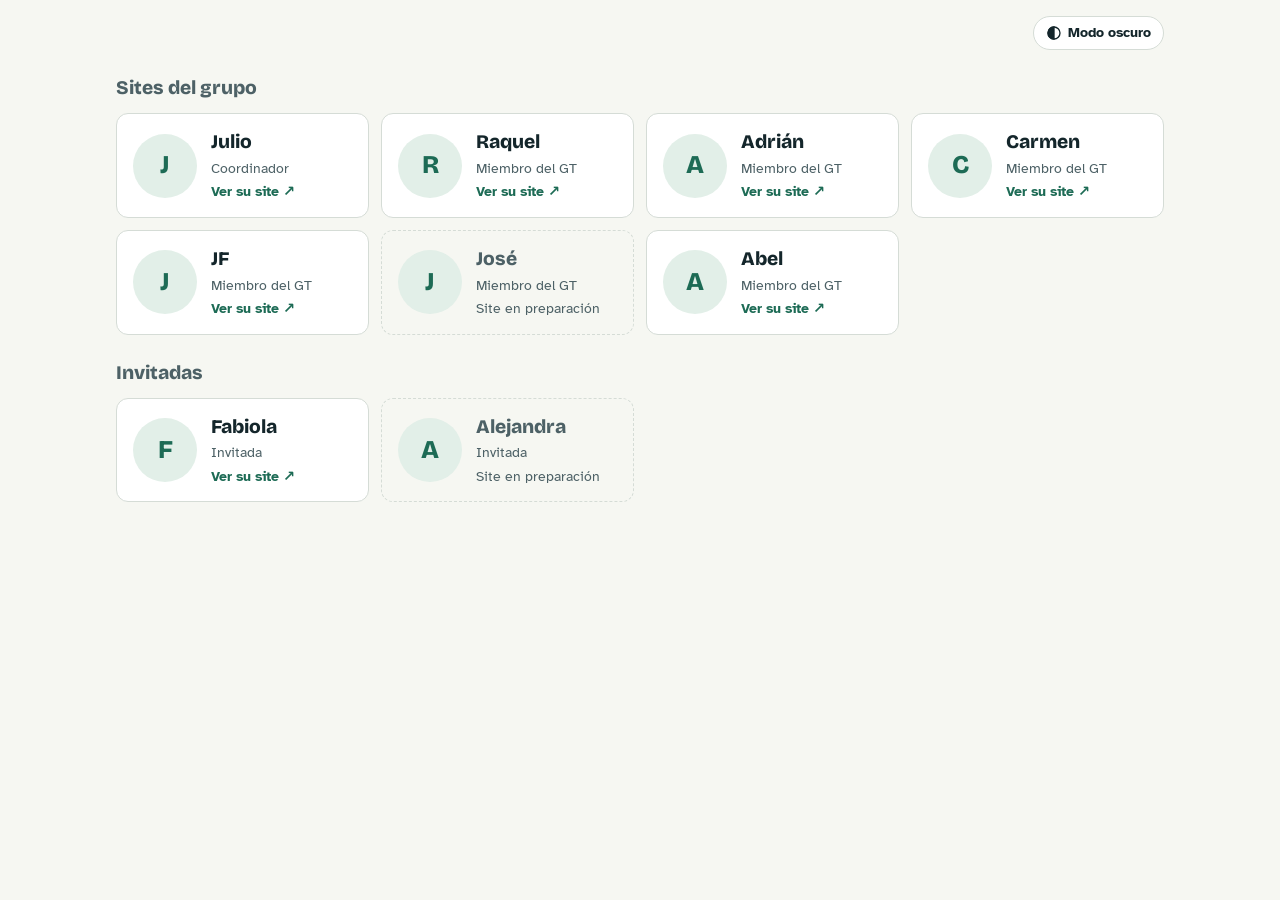
<file: participantes/index.html>
<!doctype html>
<html lang="es">
<head>
<title>Participantes · Docentes 4.0</title>
<meta charset="utf-8">
<meta name="viewport" content="width=device-width, initial-scale=1, viewport-fit=cover">
<link rel="stylesheet" href="https://fonts.googleapis.com/css2?family=Atkinson+Hyperlegible:wght@400;700&family=Bricolage+Grotesque:opsz,wght@12..96,600;12..96,800&display=swap">
<link rel="stylesheet" href="../comun/gt.css">
<script src="../comun/api.js"></script>
<script src="../comun/gt.js"></script>
<style>
  .rejilla { display: grid; grid-template-columns: repeat(auto-fill, minmax(min(100%, 230px), 1fr)); gap: 12px; }
  .tarjeta { display: flex; gap: 14px; align-items: center; text-decoration: none; color: var(--tinta); background: var(--papel); border: 1px solid var(--linea); border-radius: 12px; padding: 14px 16px; }
  a.tarjeta:hover, a.tarjeta:focus-visible { border-color: var(--acento); background: var(--acento-claro); outline: none; }
  .tarjeta.pendiente { background: transparent; border-style: dashed; color: var(--suave); }
  .avatar { width: 64px; height: 64px; border-radius: 50%; object-fit: cover; flex: none; background: var(--acento-claro); color: var(--acento); display: grid; place-items: center; font-family: var(--display); font-weight: 800; font-size: 1.6rem; }
  .datos { display: flex; flex-direction: column; gap: 2px; min-width: 0; }
  .nombre { font-family: var(--display); font-weight: 800; font-size: 1.2rem; }
  .papel { font-size: .85rem; color: var(--suave); }
  .ir { font-weight: 700; color: var(--acento); font-size: .9rem; }
  .pendiente .ir { color: var(--suave); font-weight: 400; }
  h2 { font-size: 1.2rem; color: var(--suave); }
  .bloque { display: flex; flex-direction: column; gap: 10px; }
</style>
</head>
<body>
<div class="envoltura">
  <div class="barra-sup"><button class="tema" data-gt-tema></button></div>
  <div class="bloque"><h2>Sites del grupo</h2><div class="rejilla" id="miembros"></div></div>
  <div class="bloque" id="bloqueInv"><h2>Invitadas</h2><div class="rejilla" id="invitados"></div></div>
</div>
<script>
(function () {
  GT.tema();
  /* Lista de respaldo por si la app no responde. La de verdad se edita en Administración › Participantes. */
  var s = 'https:' + '/' + '/sites.google.com/g.educaand.es/';
  var RESPALDO = [['Julio', 'coordinador', s + 'docente40julio'], ['Raquel', 'miembro', s + 'docente40raquel'], ['Adrián', 'miembro', s + 'docente40adrian'],
    ['Carmen', 'miembro', s + 'docente40carmen'], ['JF', 'miembro', s + 'docente40jf'], ['José', 'miembro', ''], ['Abel', 'miembro', s + 'docente40abel-lpez'],
    ['Fabiola', 'invitada', s + 'docente40fabiola'], ['Alejandra', 'invitada', '']].map(function (x) { return { nombre: x[0], papel: x[1], site: x[2], avatar: '' }; });
  function pintar(lista) {
    var m = document.getElementById('miembros'), inv = document.getElementById('invitados');
    m.textContent = ''; inv.textContent = '';
    lista.forEach(function (p) {
      var t = GT.el(p.site ? 'a' : 'div', 'tarjeta' + (p.site ? '' : ' pendiente'));
      if (p.site) GT.enlace(t, p.site);
      var av;
      if (p.avatar && /^data:image\/(png|jpeg|webp);base64,/.test(p.avatar)) { av = GT.el('img', 'avatar'); av.src = p.avatar; av.alt = ''; }
      else av = GT.el('span', 'avatar', (p.nombre || '?').charAt(0).toUpperCase());
      av.setAttribute('aria-hidden', 'true');
      var d = GT.el('span', 'datos');
      d.appendChild(GT.el('span', 'nombre', p.nombre));
      d.appendChild(GT.el('span', 'papel', p.papel === 'coordinador' ? 'Coordinador' : p.papel === 'invitada' ? 'Invitada' : 'Miembro del GT'));
      d.appendChild(GT.el('span', 'ir', p.site ? 'Ver su site ↗' : 'Site en preparación'));
      t.appendChild(av); t.appendChild(d);
      (p.papel === 'invitada' ? inv : m).appendChild(t);
    });
    document.getElementById('bloqueInv').hidden = !inv.children.length;
  }
  pintar(RESPALDO);
  GT.leer('participantes').then(function (d) { if (d.participantes.length) pintar(d.participantes); }).catch(function () {});
})();
</script>
</body>
</html>
</file>
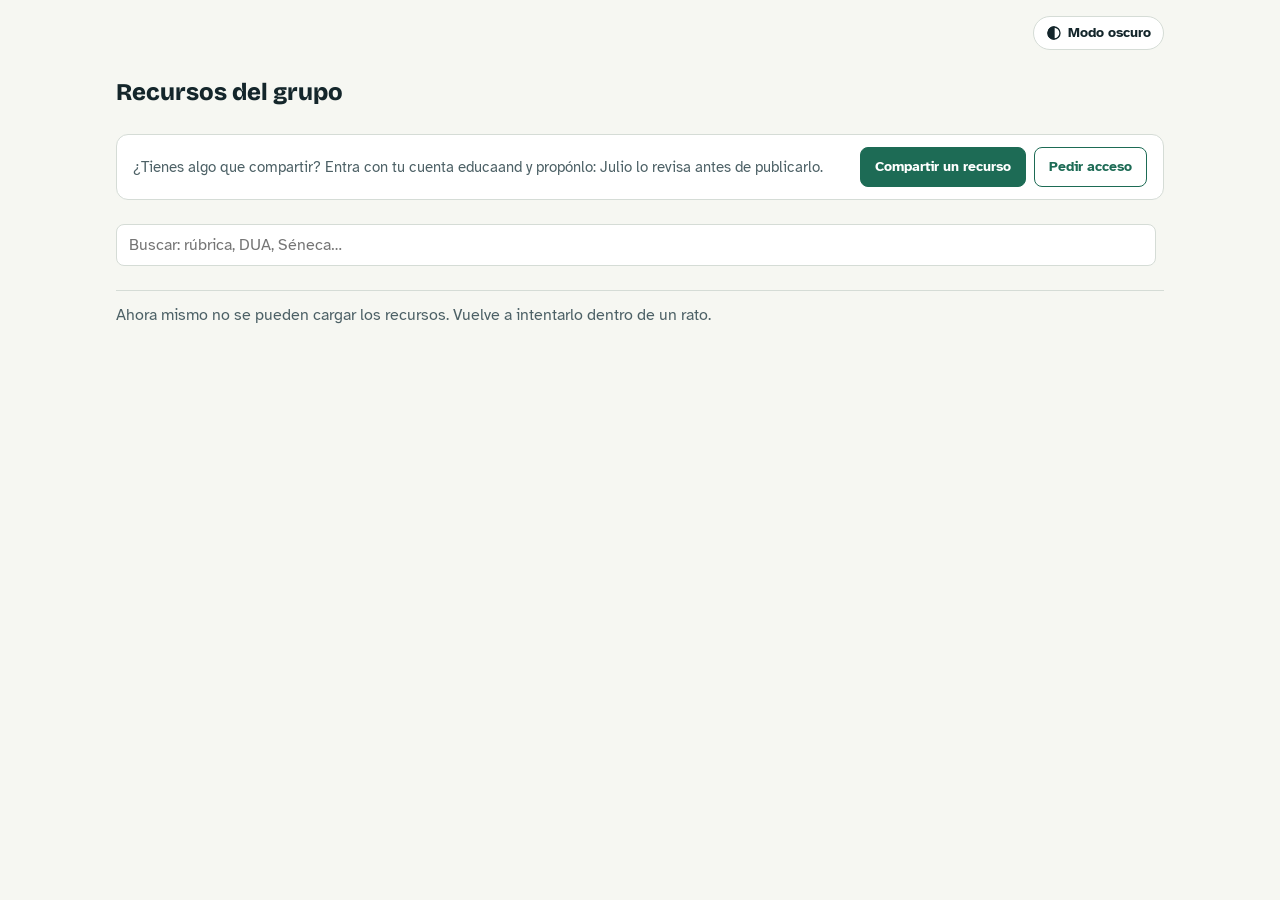
<file: recursos/index.html>
<!doctype html>
<html lang="es">
<head>
<title>Recursos · Docentes 4.0</title>
<meta charset="utf-8">
<meta name="viewport" content="width=device-width, initial-scale=1, viewport-fit=cover">
<link rel="stylesheet" href="https://fonts.googleapis.com/css2?family=Atkinson+Hyperlegible:wght@400;700&family=Bricolage+Grotesque:opsz,wght@12..96,600;12..96,800&display=swap">
<link rel="stylesheet" href="../comun/gt.css">
<script src="../comun/api.js"></script>
<script src="../comun/gt.js"></script>
<style>
  .cab { display: flex; flex-wrap: wrap; gap: 8px 16px; align-items: baseline; justify-content: space-between; }
  .cab p { color: var(--suave); }
  .filtros { display: flex; flex-wrap: wrap; gap: 8px; align-items: center; }
  .filtros input { font: inherit; padding: 8px 12px; border: 1px solid var(--linea); border-radius: 8px; background: var(--papel); color: var(--tinta); flex: 1 1 220px; min-width: 0; }
  .filtros button { font: inherit; font-size: .88rem; font-weight: 700; padding: 6px 12px; border-radius: 999px; border: 1px solid var(--linea); background: var(--papel); color: var(--suave); cursor: pointer; }
  .filtros button[aria-pressed="true"] { background: var(--acento); border-color: var(--acento); color: var(--papel); }
  .lista { display: flex; flex-direction: column; border-top: 1px solid var(--linea); }
  .recurso { display: grid; grid-template-columns: 120px minmax(0, 1fr) auto; gap: 4px 16px; align-items: center; padding: 12px 0; border-bottom: 1px solid var(--linea); }
  .tipo { font-size: .8rem; font-weight: 700; color: var(--suave); text-transform: uppercase; letter-spacing: .05em; }
  .t { font-weight: 700; } .d { font-size: .9rem; color: var(--suave); } .autor { font-size: .82rem; color: var(--suave); }
  @media (max-width: 640px) { .recurso { grid-template-columns: minmax(0, 1fr); } }
</style>
</head>
<body>
<div class="envoltura">
  <div class="barra-sup"><button class="tema" data-gt-tema></button></div>
  <div class="cab"><h2>Recursos del grupo</h2><p id="cuenta"></p></div>
  <div class="barra">
    <p>¿Tienes algo que compartir? Entra con tu cuenta educaand y propónlo: Julio lo revisa antes de publicarlo.</p>
    <div class="acciones"><a class="boton" id="compartir">Compartir un recurso</a><a class="boton claro" id="pedir">Pedir acceso</a></div>
  </div>
  <div class="filtros"><input type="search" id="buscar" placeholder="Buscar: rúbrica, DUA, Séneca…" aria-label="Buscar recursos"><div id="tipos" style="display:flex;flex-wrap:wrap;gap:6px"></div></div>
  <div class="lista" id="lista"><p class="estado">Cargando los recursos…</p></div>
</div>
<script>
(function () {
  GT.tema();
  var comp = document.getElementById('compartir'), pedir = document.getElementById('pedir');
  if (GT.app('recursos')) { GT.enlace(comp, GT.app('recursos')); GT.enlace(pedir, GT.app('pedir')); } else { comp.hidden = pedir.hidden = true; }
  var todos = [], filtro = 'Todos', buscar = document.getElementById('buscar');
  function norm(s) { return String(s).toLowerCase().normalize('NFD').replace(/[̀-ͯ]/g, ''); }
  function pintarTipos() {
    var caja = document.getElementById('tipos'); caja.textContent = '';
    ['Todos'].concat(todos.map(function (r) { return r.tipo; }).filter(function (t, i, a) { return a.indexOf(t) === i; })).forEach(function (t) {
      var b = GT.el('button', null, t); b.type = 'button'; b.setAttribute('aria-pressed', t === filtro ? 'true' : 'false');
      b.addEventListener('click', function () { filtro = t; pintarTipos(); pintar(); }); caja.appendChild(b);
    });
  }
  function pintar() {
    var q = norm(buscar.value.trim()), caja = document.getElementById('lista'); caja.textContent = '';
    var lista = todos.filter(function (r) { return (filtro === 'Todos' || r.tipo === filtro) && (!q || norm(r.titulo + ' ' + r.descripcion + ' ' + r.autor).indexOf(q) >= 0); });
    lista.forEach(function (r) {
      var f = GT.el('div', 'recurso'), m = GT.el('div'); m.style.minWidth = '0';
      f.appendChild(GT.el('span', 'tipo', r.tipo));
      m.appendChild(GT.el('div', 't', r.titulo)); m.appendChild(GT.el('div', 'd', r.descripcion)); m.appendChild(GT.el('div', 'autor', 'Aporta: ' + r.autor));
      f.appendChild(m); f.appendChild(GT.enlace(GT.el('a', 'boton claro', 'Abrir'), r.enlace)); caja.appendChild(f);
    });
    if (!lista.length) caja.appendChild(GT.el('p', 'estado', todos.length ? 'No hay recursos con ese filtro. Prueba con otra palabra.' : 'Todavía no hay recursos.'));
    document.getElementById('cuenta').textContent = lista.length + ' de ' + todos.length;
  }
  buscar.addEventListener('input', pintar);
  GT.leer('recursos').then(function (d) { todos = d.recursos; pintarTipos(); pintar(); }).catch(function () {
    var caja = document.getElementById('lista'); caja.textContent = ''; caja.appendChild(GT.el('p', 'estado', 'Ahora mismo no se pueden cargar los recursos. Vuelve a intentarlo dentro de un rato.'));
  });
})();
</script>
</body>
</html>
</file>
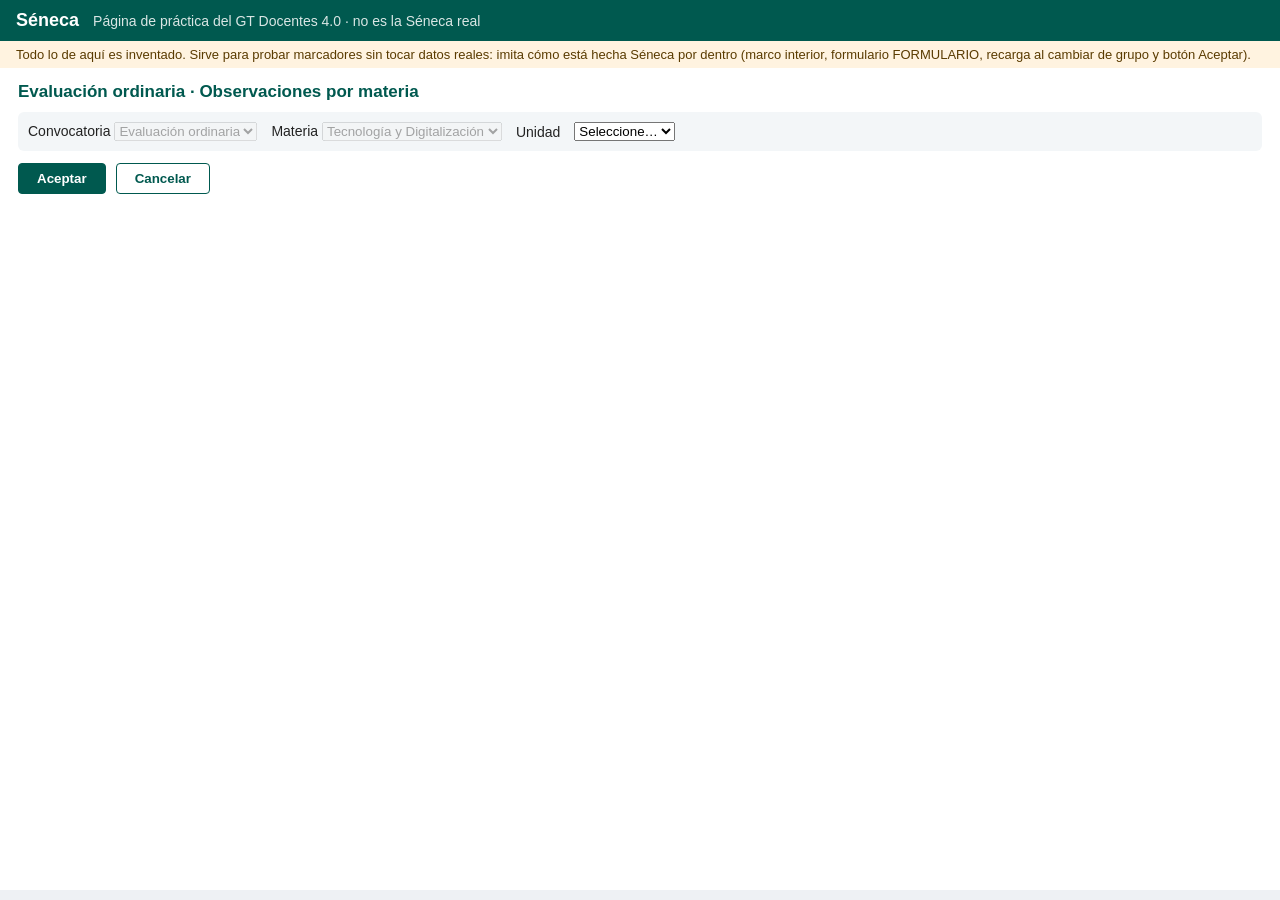
<file: marcadores/practica/index.html>
<!doctype html>
<html lang="es">
<head>
<meta charset="utf-8">
<meta name="viewport" content="width=device-width, initial-scale=1">
<title>Séneca de práctica · Docentes 4.0</title>
<style>
  html, body { margin: 0; height: 100%; font: 14px Arial, sans-serif; background: #eef1f4; }
  .cab { display: flex; align-items: center; gap: 14px; background: #00594f; color: #fff; padding: 10px 16px; }
  .cab strong { font-size: 18px; }
  .cab span { opacity: .85; }
  .aviso { background: #fff3e0; color: #5a3b00; padding: 6px 16px; font-size: 13px; }
  iframe { display: block; width: 100%; height: calc(100% - 78px); border: 0; background: #fff; }
</style>
</head>
<body>
<div class="cab"><strong>Séneca</strong><span>Página de práctica del GT Docentes 4.0 · no es la Séneca real</span></div>
<div class="aviso">Todo lo de aquí es inventado. Sirve para probar marcadores sin tocar datos reales: imita cómo está hecha Séneca por dentro (marco interior, formulario FORMULARIO, recarga al cambiar de grupo y botón Aceptar).</div>
<iframe name="inferior" src="cuerpo.html" title="Contenido"></iframe>
</body>
</html>
</file>
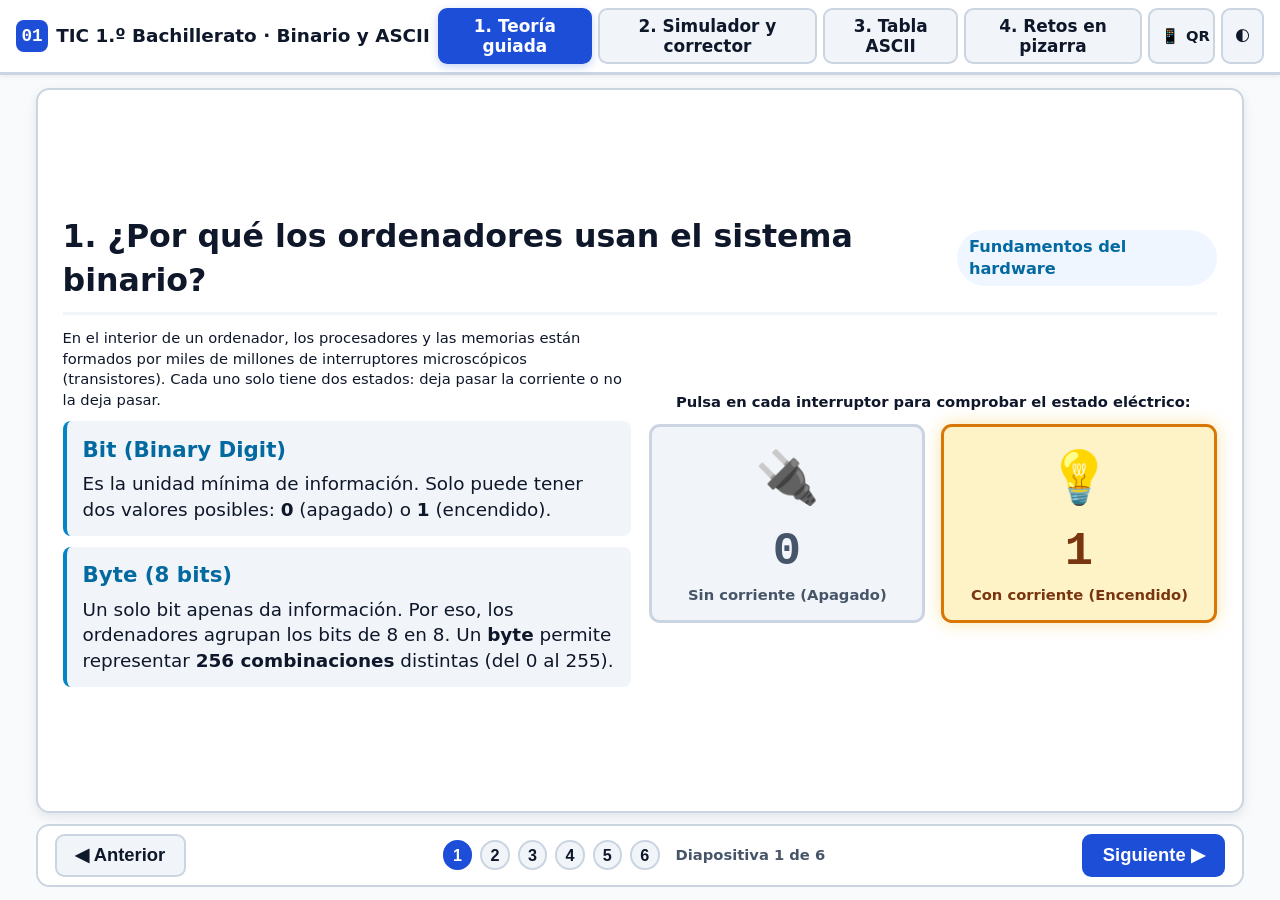
<file: recursos/binario-ascii/index.html>
<!DOCTYPE html>
<html lang="es">
<head>
  <meta charset="UTF-8">
  <meta name="viewport" content="width=device-width, initial-scale=1.0">
  <title>Sistema binario y código ASCII — TIC 1.º Bachillerato</title>
  <style>
    /* ==========================================================================
       VARIABLES DE DISEÑO Y TOKENS PARA PIZARRA DIGITAL DE 65 PULGADAS (ALTO CONTRASTE)
       ========================================================================== */
    :root {
      --bg-app: #F8FAFC;
      --bg-surface: #FFFFFF;
      --bg-subtle: #F1F5F9;
      --text-main: #0F172A;
      --text-muted: #475569;
      --border-color: #CBD5E1;

      /* Colores de estado para Bits */
      --bit-1-bg: #1D4ED8;
      --bit-1-hover: #1E40AF;
      --bit-1-text: #FFFFFF;
      --bit-1-glow: rgba(29, 78, 216, 0.25);

      --bit-0-bg: #E2E8F0;
      --bit-0-hover: #CBD5E1;
      --bit-0-text: #475569;

      /* Colores semánticos pedagógicos */
      --accent-primary: #0284C7;
      --accent-primary-dark: #0369A1;
      --success-bg: #DCFCE7;
      --success-border: #16A34A;
      --success-text: #14532D;
      --error-bg: #FEE2E2;
      --error-border: #DC2626;
      --error-text: #7F1D1D;
      --warning-bg: #FEF3C7;
      --warning-border: #D97706;
      --warning-text: #78350F;

      /* Tipografía */
      --font-sans: system-ui, -apple-system, 'Segoe UI', Roboto, Helvetica, Arial, sans-serif;
      --font-mono: 'Consolas', 'Courier New', ui-monospace, monospace;

      /* Geometría táctil */
      --touch-min: 2.909rem;
      --radius-md: 0.636rem;
      --radius-lg: 0.909rem;
      --shadow-sm: 0 2px 0.273rem rgba(15, 23, 42, 0.06);
      /* Azules de apoyo (cambian con el tema) */
      --azul-suave: #EFF6FF;
      --azul-borde: #BFDBFE;
      --azul-texto: #1E3A8A;
      --azul-fuerte: #1D4ED8;

      --shadow-md: 0 0.273rem 0.818rem rgba(15, 23, 42, 0.09);
    }

    /* Tema oscuro (botón «Tema» de la barra superior) */
    :root[data-theme="dark"] {
      --bg-app: #0B1120;
      --bg-surface: #111827;
      --bg-subtle: #1E293B;
      --text-main: #F1F5F9;
      --text-muted: #94A3B8;
      --border-color: #334155;
      --bit-1-bg: #2563EB;
      --bit-1-hover: #1D4ED8;
      --bit-1-glow: rgba(37, 99, 235, 0.35);
      --bit-0-bg: #1E293B;
      --bit-0-hover: #334155;
      --bit-0-text: #94A3B8;
      --accent-primary: #38BDF8;
      --accent-primary-dark: #7DD3FC;
      --success-bg: #052E16;
      --success-border: #22C55E;
      --success-text: #BBF7D0;
      --error-bg: #450A0A;
      --error-border: #EF4444;
      --error-text: #FECACA;
      --warning-bg: #422006;
      --warning-border: #F59E0B;
      --warning-text: #FDE68A;
      --azul-suave: #172554;
      --azul-borde: #1E40AF;
      --azul-texto: #BFDBFE;
      --azul-fuerte: #60A5FA;
      --shadow-sm: 0 2px 0.273rem rgba(0, 0, 0, 0.4);
      --shadow-md: 0 0.273rem 0.818rem rgba(0, 0, 0, 0.5);
    }

    /* ==========================================================================
       RESET Y ESTRUCTURA DE PANTALLA COMPLETA (100vw x 100vh SIN SCROLL GLOBAL)
       ========================================================================== */
    * {
      box-sizing: border-box;
      margin: 0;
      padding: 0;
      user-select: none; /* Evita selecciones accidentales al tocar la PDI */
      -webkit-tap-highlight-color: transparent;
    }

    input {
      user-select: text;
    }

    /* Todo se mide en rem: el tamaño base depende del ancho y del alto de la
       pantalla, así que en la pizarra (16:9) todo crece o encoge a la vez y
       cabe sin scroll. Equivale a 22 px en una pantalla de 1920 × 1080. */
    html {
      font-size: clamp(11px, min(1.15vw, 2.05vh), 64px);
    }

    html, body {
      width: 100%;
      height: 100%;
      overflow: hidden;
      background-color: var(--bg-app);
      color: var(--text-main);
      font-family: var(--font-sans);
      line-height: 1.4;
    }

    .app-shell {
      display: flex;
      flex-direction: column;
      width: 100%;
      height: 100%;
    }

    /* ==========================================================================
       BARRA DE NAVEGACIÓN SUPERIOR FIJA (TÁCTIL)
       ========================================================================== */
    .top-nav {
      display: flex;
      align-items: center;
      justify-content: space-between;
      gap: 0.545rem;
      padding: 0.545rem 1.091rem;
      background-color: var(--bg-surface);
      border-bottom: 3px solid var(--border-color);
      box-shadow: var(--shadow-sm);
      flex-shrink: 0;
      z-index: 20;
    }

    .brand-badge {
      display: flex;
      align-items: center;
      gap: 0.545rem;
      font-weight: 800;
      font-size: 1.25rem;
      color: var(--text-main);
      white-space: nowrap;
    }

    .brand-icon {
      display: inline-flex;
      align-items: center;
      justify-content: center;
      width: 2.182rem;
      height: 2.182rem;
      background: var(--bit-1-bg);
      color: #fff;
      font-family: var(--font-mono);
      font-weight: 900;
      font-size: 1.2rem;
      border-radius: 0.545rem;
    }

    .nav-tabs {
      display: flex;
      gap: 0.455rem;
      flex-wrap: wrap;
      justify-content: flex-end;
    }

    .nav-btn {
      min-height: var(--touch-min);
      min-width: var(--touch-min);
      padding: 0.455rem 1rem;
      border: 2px solid var(--border-color);
      border-radius: var(--radius-md);
      background-color: var(--bg-subtle);
      color: var(--text-main);
      font-family: var(--font-sans);
      font-size: 1.15rem;
      font-weight: 700;
      cursor: pointer;
      transition: all 0.15s ease;
      display: inline-flex;
      align-items: center;
      gap: 0.455rem;
    }

    .nav-btn:hover {
      background-color: var(--bit-0-bg);
    }

    .nav-btn.active {
      background-color: var(--bit-1-bg);
      border-color: var(--bit-1-bg);
      color: #FFFFFF;
      box-shadow: 0 0.182rem 0.545rem var(--bit-1-glow);
    }

    /* ==========================================================================
       CONTENEDOR PRINCIPAL DE VISTAS
       ========================================================================== */
    .main-viewport {
      flex: 1;
      overflow-y: auto;
      padding: 0.909rem 1.273rem;
      position: relative;
    }

    .module-section {
      display: none;
      height: 100%;
      max-width: 76.364rem;
      margin: 0 auto;
    }

    .module-section.active {
      display: flex;
      flex-direction: column;
    }

    /* Tipografía tabular monoespaciada obligatoria para alineación */
    .mono-num {
      font-family: var(--font-mono);
      font-variant-numeric: tabular-nums;
      letter-spacing: 0.02em;
    }

    /* ==========================================================================
       COMPONENTES COMUNES DE TARJETAS DE BITS (1 BYTE)
       ========================================================================== */
    .byte-grid {
      display: grid;
      grid-template-columns: repeat(8, 1fr);
      gap: 0.545rem;
      width: 100%;
    }

    .byte-grid.bits-4 {
      grid-template-columns: repeat(4, minmax(5rem, 7.273rem));
      justify-content: center;
    }

    .bit-column {
      display: flex;
      flex-direction: column;
      align-items: center;
      background: var(--bg-surface);
      border: 2px solid var(--border-color);
      border-radius: var(--radius-md);
      padding: 0.455rem 0.273rem;
      box-shadow: var(--shadow-sm);
    }

    .bit-power {
      font-size: 1.05rem;
      font-weight: 700;
      color: var(--text-muted);
    }

    .bit-weight {
      font-family: var(--font-mono);
      font-variant-numeric: tabular-nums;
      font-size: 1.35rem;
      font-weight: 800;
      color: var(--accent-primary-dark);
      margin-bottom: 0.364rem;
    }

    .bit-toggle {
      width: 100%;
      min-height: 3.727rem;
      border-radius: 0.545rem;
      border: 3px solid transparent;
      font-family: var(--font-mono);
      font-variant-numeric: tabular-nums;
      font-size: 2.6rem;
      font-weight: 900;
      cursor: pointer;
      transition: transform 0.1s ease, background-color 0.15s ease;
      display: flex;
      align-items: center;
      justify-content: center;
    }

    .bit-toggle:active {
      transform: scale(0.95);
    }

    .bit-toggle[data-val="0"] {
      background-color: var(--bit-0-bg);
      color: var(--bit-0-text);
      border-color: var(--border-color);
    }

    .bit-toggle[data-val="1"] {
      background-color: var(--bit-1-bg);
      color: var(--bit-1-text);
      border-color: var(--azul-texto);
      box-shadow: 0 0.273rem 0.636rem var(--bit-1-glow);
    }

    .bit-state-label {
      margin-top: 0.273rem;
      font-size: 0.9rem;
      font-weight: 700;
      text-transform: uppercase;
      letter-spacing: 0.04em;
    }

    /* ==========================================================================
       MÓDULO 1: PRESENTACIÓN TEÓRICA INTERACTIVA (DIAPOSITIVAS)
       ========================================================================== */
    .slides-wrapper {
      display: flex;
      flex-direction: column;
      height: 100%;
      justify-content: space-between;
      gap: 0.727rem;
    }

    .slide-card {
      flex: 1;
      background: var(--bg-surface);
      border: 2px solid var(--border-color);
      border-radius: var(--radius-lg);
      padding: 1.273rem 1.636rem;
      box-shadow: var(--shadow-md);
      display: none;
      flex-direction: column;
      justify-content: center;
      overflow-y: auto;
    }

    .slide-card.active {
      display: flex;
    }

    .slide-header {
      display: flex;
      align-items: center;
      justify-content: space-between;
      border-bottom: 3px solid var(--bg-subtle);
      padding-bottom: 0.636rem;
      margin-bottom: 0.909rem;
    }

    .slide-title {
      font-size: 2.15rem;
      font-weight: 800;
      color: var(--text-main);
    }

    .slide-badge {
      background: var(--azul-suave);
      color: var(--accent-primary-dark);
      padding: 0.364rem 0.818rem;
      border-radius: 45.409rem;
      font-weight: 800;
      font-size: 1.1rem;
    }

    .slide-grid-2 {
      display: grid;
      grid-template-columns: 1fr 1fr;
      gap: 1.273rem;
      align-items: center;
    }

    .info-box {
      background: var(--bg-subtle);
      border-left: 0.273rem solid var(--accent-primary);
      padding: 0.909rem 1.091rem;
      border-radius: 0.545rem;
      font-size: 1.25rem;
    }

    .info-box h3 {
      font-size: 1.45rem;
      margin-bottom: 0.455rem;
      color: var(--accent-primary-dark);
    }

    .bulb-demo {
      display: flex;
      gap: 1.091rem;
      justify-content: center;
      margin-top: 0.727rem;
    }

    .bulb-card {
      flex: 1;
      padding: 1rem;
      border-radius: 0.727rem;
      text-align: center;
      border: 3px solid var(--border-color);
      cursor: pointer;
      transition: all 0.2s;
    }

    .bulb-card.off {
      background: var(--bg-subtle);
      color: var(--text-muted);
    }

    .bulb-card.on {
      background: var(--warning-bg);
      border-color: var(--warning-border);
      color: var(--warning-text);
      box-shadow: 0 0 1.136rem rgba(234, 179, 8, 0.35);
    }

    .bulb-symbol {
      font-size: 3.5rem;
      display: block;
      margin-bottom: 0.364rem;
    }

    .slide-controls {
      display: flex;
      align-items: center;
      justify-content: space-between;
      background: var(--bg-surface);
      padding: 0.545rem 1.091rem;
      border-radius: var(--radius-lg);
      border: 2px solid var(--border-color);
      flex-shrink: 0;
    }

    .btn-large {
      min-height: var(--touch-min);
      padding: 0.545rem 1.273rem;
      font-size: 1.25rem;
      font-weight: 700;
      border-radius: var(--radius-md);
      border: 2px solid var(--border-color);
      background: var(--bg-subtle);
      color: var(--text-main);
      cursor: pointer;
      display: inline-flex;
      align-items: center;
      gap: 0.455rem;
      transition: all 0.15s;
    }

    .btn-large:hover:not(:disabled) {
      background: var(--bit-0-bg);
    }

    .btn-large.primary {
      background: var(--bit-1-bg);
      border-color: var(--bit-1-bg);
      color: #FFFFFF;
    }

    .btn-large.primary:hover:not(:disabled) {
      background: var(--bit-1-hover);
    }

    .btn-large:disabled {
      opacity: 0.45;
      cursor: not-allowed;
    }

    .progress-dots {
      display: flex;
      gap: 0.545rem;
      align-items: center;
    }

    .dot-btn {
      width: 2rem;
      height: 2rem;
      border-radius: 50%;
      border: 2px solid var(--border-color);
      background: var(--bg-subtle);
      font-weight: 800;
      font-size: 1.1rem;
      cursor: pointer;
    }

    .dot-btn.active {
      background: var(--bit-1-bg);
      color: #fff;
      border-color: var(--bit-1-bg);
    }

    /* ==========================================================================
       MÓDULO 2: SIMULADOR Y CORRECTOR DE CUADERNO
       ========================================================================== */
    .sim-layout {
      display: grid;
      grid-template-columns: 1.35fr 1fr;
      gap: 1rem;
      height: 100%;
    }

    .panel-card {
      background: var(--bg-surface);
      border: 2px solid var(--border-color);
      border-radius: var(--radius-lg);
      padding: 0.909rem 1.091rem;
      box-shadow: var(--shadow-sm);
      display: flex;
      flex-direction: column;
      gap: 0.727rem;
      overflow-y: auto;
    }

    .panel-title {
      font-size: 1.45rem;
      font-weight: 800;
      color: var(--text-main);
      border-bottom: 2px solid var(--bg-subtle);
      padding-bottom: 0.455rem;
      display: flex;
      align-items: center;
      justify-content: space-between;
    }

    .result-banner {
      display: grid;
      grid-template-columns: 1fr 1fr;
      gap: 0.727rem;
      background: var(--bg-subtle);
      padding: 0.727rem;
      border-radius: var(--radius-md);
      border: 2px solid var(--border-color);
    }

    .result-box {
      background: var(--bg-surface);
      padding: 0.545rem 0.727rem;
      border-radius: 0.545rem;
      text-align: center;
      border: 2px solid var(--border-color);
    }

    .result-label {
      font-size: 1rem;
      font-weight: 700;
      color: var(--text-muted);
      text-transform: uppercase;
    }

    .result-big-val {
      font-family: var(--font-mono);
      font-variant-numeric: tabular-nums;
      font-size: 3rem;
      font-weight: 900;
      color: var(--azul-fuerte);
      line-height: 1.15;
    }

    .sum-formula {
      background: var(--azul-suave);
      border: 2px solid var(--azul-borde);
      color: var(--azul-texto);
      padding: 0.545rem 0.727rem;
      border-radius: 0.545rem;
      font-family: var(--font-mono);
      font-variant-numeric: tabular-nums;
      font-size: 1.35rem;
      font-weight: 700;
      text-align: center;
    }

    /* Teclado numérico táctil en pantalla */
    .numpad-container {
      display: grid;
      grid-template-columns: 1fr 1.2fr;
      gap: 0.727rem;
      align-items: start;
      background: var(--bg-subtle);
      padding: 0.636rem;
      border-radius: var(--radius-md);
    }

    .numpad-grid {
      display: grid;
      grid-template-columns: repeat(3, 1fr);
      gap: 0.364rem;
    }

    .num-key {
      min-height: 2.727rem;
      font-family: var(--font-mono);
      font-size: 1.6rem;
      font-weight: 800;
      border: 2px solid var(--border-color);
      background: var(--bg-surface);
      border-radius: 0.455rem;
      cursor: pointer;
      transition: background 0.1s;
    }

    .num-key:active {
      background: var(--border-color);
    }

    .num-key.action-clear {
      background: var(--error-bg);
      color: var(--error-text);
      border-color: var(--error-border);
    }

    .num-key.action-apply {
      background: var(--success-bg);
      color: var(--success-text);
      border-color: var(--success-border);
    }

    .divisions-box {
      background: var(--bg-surface);
      border: 2px solid var(--border-color);
      border-radius: 0.545rem;
      padding: 0.545rem 0.727rem;
      font-family: var(--font-mono);
      font-variant-numeric: tabular-nums;
      font-size: 1.15rem;
      max-height: 11.364rem;
      overflow-y: auto;
    }

    /* Traductor ASCII <-> Binario */
    .mode-switch {
      display: flex;
      gap: 0.364rem;
      background: var(--bg-subtle);
      padding: 0.273rem;
      border-radius: 0.545rem;
    }

    .mode-btn {
      flex: 1;
      min-height: 2.455rem;
      border: none;
      border-radius: 0.364rem;
      font-weight: 700;
      font-size: 1.05rem;
      cursor: pointer;
      background: transparent;
      color: var(--text-muted);
    }

    .mode-btn.active {
      background: var(--bg-surface);
      color: var(--azul-fuerte);
      box-shadow: var(--shadow-sm);
    }

    .text-input-lg {
      width: 100%;
      min-height: 2.909rem;
      padding: 0.545rem 0.818rem;
      font-size: 1.5rem;
      font-family: var(--font-mono);
      border: 3px solid var(--border-color);
      border-radius: 0.545rem;
      background: var(--bg-surface);
      color: var(--text-main);
    }

    .text-input-lg:focus {
      outline: none;
      border-color: var(--bit-1-bg);
    }

    .ascii-word-table {
      width: 100%;
      border-collapse: collapse;
      font-size: 1.25rem;
    }

    .ascii-word-table th, .ascii-word-table td {
      padding: 0.455rem 0.545rem;
      border-bottom: 2px solid var(--border-color);
      text-align: center;
    }

    .ascii-word-table th {
      background: var(--bg-subtle);
      font-weight: 800;
    }

    /* ==========================================================================
       MÓDULO 3: TABLA ASCII DE CONSULTA RÁPIDA
       ========================================================================== */
    .ascii-ref-layout {
      display: grid;
      grid-template-rows: auto auto 1fr;
      gap: 0.727rem;
      height: 100%;
    }

    .filter-bar {
      display: flex;
      flex-wrap: wrap;
      gap: 0.455rem;
      align-items: center;
      justify-content: space-between;
      background: var(--bg-surface);
      padding: 0.636rem 0.909rem;
      border-radius: var(--radius-lg);
      border: 2px solid var(--border-color);
    }

    .filter-group {
      display: flex;
      flex-wrap: wrap;
      gap: 0.455rem;
    }

    .filter-btn {
      min-height: 2.727rem;
      padding: 0.455rem 0.909rem;
      border-radius: 0.545rem;
      border: 2px solid var(--border-color);
      background: var(--bg-subtle);
      font-size: 1.15rem;
      font-weight: 700;
      cursor: pointer;
    }

    .filter-btn.active {
      background: var(--bit-1-bg);
      color: #fff;
      border-color: var(--bit-1-bg);
    }

    .ascii-inspector {
      background: var(--azul-suave);
      border: 3px solid var(--azul-borde);
      border-radius: var(--radius-lg);
      padding: 0.636rem 1.091rem;
      display: flex;
      align-items: center;
      justify-content: space-between;
      gap: 0.909rem;
      flex-wrap: wrap;
    }

    .ascii-table-scroll {
      background: var(--bg-surface);
      border: 2px solid var(--border-color);
      border-radius: var(--radius-lg);
      overflow-y: auto;
    }

    .ascii-grid-cards {
      display: grid;
      grid-template-columns: repeat(auto-fill, minmax(9.545rem, 1fr));
      gap: 0.545rem;
      padding: 0.727rem;
    }

    .ascii-item-card {
      display: flex;
      align-items: center;
      justify-content: space-between;
      padding: 0.636rem 0.727rem;
      min-height: 3.364rem;
      border: 2px solid var(--border-color);
      border-radius: 0.545rem;
      background: var(--bg-subtle);
      cursor: pointer;
      transition: all 0.15s;
    }

    .ascii-item-card:hover {
      border-color: var(--bit-1-bg);
      background: var(--azul-suave);
    }

    .ascii-item-card.selected {
      background: var(--bit-1-bg);
      color: #FFFFFF;
      border-color: var(--azul-texto);
    }

    .ascii-char-badge {
      font-family: var(--font-mono);
      font-size: 1.8rem;
      font-weight: 900;
      min-width: 2.455rem;
      text-align: center;
      background: var(--bg-surface);
      color: var(--text-main);
      border-radius: 0.364rem;
      padding: 2px 0.364rem;
    }

    /* ==========================================================================
       MÓDULO 4: EJERCICIOS INTERACTIVOS PARA EL AULA
       ========================================================================== */
    .quiz-container {
      display: flex;
      flex-direction: column;
      gap: 0.818rem;
      height: 100%;
    }

    .quiz-topbar {
      display: flex;
      flex-wrap: wrap;
      align-items: center;
      justify-content: space-between;
      gap: 0.636rem;
      background: var(--bg-surface);
      padding: 0.636rem 1.091rem;
      border-radius: var(--radius-lg);
      border: 2px solid var(--border-color);
    }

    .streak-pill {
      background: var(--warning-bg);
      border: 2px solid var(--warning-border);
      color: var(--warning-text);
      padding: 0.455rem 1rem;
      border-radius: 45.409rem;
      font-weight: 800;
      font-size: 1.25rem;
      display: inline-flex;
      align-items: center;
      gap: 0.364rem;
    }

    .quiz-workspace {
      flex: 1;
      background: var(--bg-surface);
      border: 2px solid var(--border-color);
      border-radius: var(--radius-lg);
      padding: 1.091rem 1.455rem;
      display: flex;
      flex-direction: column;
      justify-content: space-between;
      gap: 0.909rem;
      overflow-y: auto;
    }

    .question-prompt {
      font-size: 1.7rem;
      font-weight: 800;
      text-align: center;
      color: var(--text-main);
    }

    .feedback-box {
      padding: 0.818rem 1.091rem;
      border-radius: 0.636rem;
      font-size: 1.25rem;
      font-weight: 600;
      display: none;
    }

    .feedback-box.success {
      display: block;
      background: var(--success-bg);
      border: 3px solid var(--success-border);
      color: var(--success-text);
    }

    .feedback-box.error {
      display: block;
      background: var(--error-bg);
      border: 3px solid var(--error-border);
      color: var(--error-text);
    }

    .feedback-box.info {
      display: block;
      background: var(--azul-suave);
      border: 3px solid var(--azul-fuerte);
      color: var(--azul-texto);
    }

    .quiz-actions {
      display: flex;
      flex-wrap: wrap;
      gap: 0.727rem;
      justify-content: center;
      padding-top: 0.455rem;
      border-top: 2px solid var(--bg-subtle);
    }

    /* Teclado alfabético táctil para Reto ASCII en PDI */
    .alpha-pad {
      display: flex;
      flex-wrap: wrap;
      gap: 0.364rem;
      justify-content: center;
      max-width: 43.636rem;
      margin: 0 auto;
    }

    .alpha-key {
      min-width: 2.727rem;
      min-height: 2.727rem;
      font-family: var(--font-mono);
      font-size: 1.45rem;
      font-weight: 800;
      border: 2px solid var(--border-color);
      background: var(--bg-subtle);
      border-radius: 0.455rem;
      cursor: pointer;
    }

    .alpha-key:active {
      background: var(--bit-1-bg);
      color: #fff;
    }

    /* ==========================================================================
       MODAL INTEGRADO EN DOM (SIN ALERT/CONFIRM/PROMPT)
       ========================================================================== */
    .modal-backdrop {
      position: fixed;
      inset: 0;
      background: rgba(15, 23, 42, 0.65);
      display: none;
      align-items: center;
      justify-content: center;
      z-index: 100;
      padding: 1.091rem;
    }

    .modal-backdrop.open {
      display: flex;
    }

    .modal-dialog {
      background: var(--bg-surface);
      border-radius: var(--radius-lg);
      max-width: 37.273rem;
      width: 100%;
      max-height: 85vh;
      overflow-y: auto;
      padding: 1.273rem;
      box-shadow: 0 0.909rem 1.818rem rgba(0, 0, 0, 0.3);
      border: 3px solid var(--border-color);
    }

    /* ==========================================================================
       ADAPTABILIDAD RESPONSIVE PARA PANTALLAS MEDIANAS
       ========================================================================== */
    /* ==========================================================================
       AJUSTES PARA QUE CADA VISTA QUEPA ENTERA EN PANTALLA (PIZARRA 16:9)
       ========================================================================== */
    .module-section {
      max-width: 82rem;
    }

    button {
      color: var(--text-main);
    }

    .theme-btn {
      min-height: 2.5rem;
      padding: 0.3rem 0.7rem;
      font-size: 1rem;
    }
    .nav-tabs {
      flex-wrap: nowrap;
      gap: 0.4rem;
    }
    .nav-btn {
      padding: 0.4rem 0.8rem;
    }

    /* Diapositiva 4: método de los cajones */
    .cajones-intro {
      display: grid;
      grid-template-columns: 1fr auto;
      gap: 1rem;
      align-items: center;
      margin-bottom: 0.8rem;
    }
    .cajones-controles {
      display: flex;
      flex-direction: column;
      gap: 0.5rem;
      align-items: stretch;
    }
    .caj-numero {
      display: flex;
      align-items: center;
      gap: 0.6rem;
      text-align: center;
    }
    .caj-numero .btn-large {
      font-size: 1.8rem;
      min-width: 3rem;
      justify-content: center;
      padding: 0.2rem 0.6rem;
    }
    .caj-num-val {
      font-size: 2.6rem;
      font-weight: 900;
      color: var(--azul-fuerte);
      line-height: 1.1;
      min-width: 4.5rem;
    }
    .cajones-fila {
      display: grid;
      grid-template-columns: repeat(8, 1fr);
      gap: 0.6rem;
      margin-bottom: 0.7rem;
    }
    .cajon {
      display: flex;
      flex-direction: column;
      align-items: center;
      gap: 0.25rem;
    }
    .cajon-caja {
      width: 100%;
      height: 5.2rem;
      border: 3px solid var(--border-color);
      border-top-width: 0;
      border-radius: 0 0 0.8rem 0.8rem;
      display: flex;
      flex-direction: column;
      justify-content: center;
      align-items: center;
      background: var(--bg-subtle);
      color: var(--text-muted);
      font-weight: 700;
      font-size: 0.95rem;
      text-align: center;
      line-height: 1.2;
      transition: background-color 0.2s;
    }
    .cajon-caja .cajon-cap {
      font-family: var(--font-mono);
      font-size: 1.6rem;
      font-weight: 900;
      color: var(--accent-primary-dark);
    }
    .cajon.pendiente .cajon-caja {
      border-style: dashed;
      border-top-width: 0;
    }
    .cajon.lleno .cajon-caja {
      background: var(--warning-bg);
      border-color: var(--warning-border);
      color: var(--warning-text);
    }
    .cajon.lleno .cajon-caja .cajon-cap {
      color: var(--warning-text);
    }
    .cajon.actual .cajon-caja {
      box-shadow: 0 0 0 4px var(--azul-borde);
    }
    .cajon-bit {
      width: 100%;
      min-height: 3rem;
      border-radius: 0.6rem;
      display: flex;
      align-items: center;
      justify-content: center;
      font-family: var(--font-mono);
      font-size: 2.2rem;
      font-weight: 900;
      background: var(--bit-0-bg);
      color: var(--bit-0-text);
    }
    .cajon.lleno .cajon-bit {
      background: var(--bit-1-bg);
      color: var(--bit-1-text);
    }
    .cajon-quedan {
      font-size: 0.9rem;
      font-weight: 700;
      color: var(--text-muted);
      min-height: 1.3em;
    }
    .caj-estado {
      font-family: var(--font-sans);
      font-size: 1.2rem;
      text-align: left;
      min-height: 3.6rem;
      display: flex;
      align-items: center;
    }
    .cajones-acciones {
      display: flex;
      justify-content: center;
      gap: 0.8rem;
      margin-top: 0.7rem;
    }

    /* Ventana del QR: el código siempre en negro sobre blanco, también en tema oscuro */
    .qr-dialog {
      max-width: none;
      width: auto;
      text-align: center;
      display: flex;
      flex-direction: column;
      align-items: center;
    }
    .qr-caja {
      background: #fff;
      color: #000;
      padding: 0.8rem;
      border-radius: var(--radius-md);
    }
    .qr-svg {
      display: block;
      width: min(54vh, 80vw);
      height: auto;
      image-rendering: pixelated;
    }
    .qr-url {
      margin-top: 0.4rem;
      font-family: var(--font-mono);
      font-size: 0.85rem;
      word-break: break-all;
      max-width: min(54vh, 80vw);
    }

    /* Simulador: bits arriba; resultados, teclado y divisiones en tres columnas */
    .sim-layout {
      grid-template-columns: 1.55fr 1fr;
      min-height: 0;
    }
    .sim-layout .bit-toggle {
      min-height: 3rem;
      font-size: 2.2rem;
    }
    .sim-bottom {
      display: grid;
      grid-template-columns: 0.9fr 1fr 1.25fr;
      gap: 0.6rem;
      flex: 1;
      min-height: 0;
    }
    .sim-bottom .result-banner {
      grid-template-columns: 1fr;
      grid-template-rows: 1fr 1fr;
      padding: 0.5rem;
      gap: 0.5rem;
    }
    .sim-bottom .result-box {
      display: flex;
      flex-direction: column;
      justify-content: center;
      padding: 0.3rem 0.5rem;
    }
    .sim-bottom .result-big-val {
      font-size: 2.4rem;
    }
    .sim-bottom .numpad-col {
      background: var(--bg-subtle);
      padding: 0.5rem;
      border-radius: var(--radius-md);
    }
    .sim-bottom .num-key {
      min-height: 2.3rem;
      font-size: 1.35rem;
    }
    .sim-bottom .divisions-box {
      max-height: none;
      font-size: 1rem;
      line-height: 1.35;
      padding: 0.4rem 0.6rem;
    }
    .sim-layout .panel-card {
      gap: 0.6rem;
      padding: 0.75rem 1rem;
    }
    .sim-layout .panel-title {
      font-size: 1.3rem;
      padding-bottom: 0.3rem;
    }
    .sim-layout .bit-column {
      padding: 0.3rem 0.2rem;
    }
    .sim-layout .bit-weight {
      margin-bottom: 0.2rem;
    }
    .sim-layout .sum-formula {
      padding: 0.35rem 0.6rem;
      font-size: 1.2rem;
    }
    .sim-layout .ascii-word-table {
      font-size: 1.15rem;
    }
    .sim-layout .ascii-word-table th,
    .sim-layout .ascii-word-table td {
      padding: 0.12rem 0.5rem;
    }
    .sim-layout .ascii-word-table td:first-child {
      font-size: 1.35rem;
    }
    .nota-ascii {
      font-size: 0.85rem;
      color: var(--text-muted);
    }

    /* Tabla ASCII: los 95 caracteres a la vez, en 16 columnas */
    .ascii-ref-layout {
      gap: 0.6rem;
      min-height: 0;
    }
    .filter-bar {
      padding: 0.4rem 0.8rem;
    }
    .filter-bar .filter-btn {
      min-height: 2.4rem;
      padding: 0.3rem 0.8rem;
    }
    .ascii-inspector {
      padding: 0.4rem 1rem;
    }
    .ascii-table-scroll {
      min-height: 0;
    }
    .ascii-grid-cards {
      grid-template-columns: repeat(16, 1fr);
      grid-auto-rows: 1fr;
      gap: 0.35rem;
      padding: 0.5rem;
      height: 100%;
    }
    .ascii-grid-cards.pocos {
      grid-template-columns: repeat(13, 1fr);
      grid-auto-rows: minmax(0, 6rem);
      align-content: start;
    }
    .ascii-item-card {
      flex-direction: column;
      justify-content: center;
      gap: 0.1rem;
      padding: 0.2rem;
      min-height: 0;
      text-align: center;
    }
    .ascii-item-card .ascii-char-badge {
      font-size: 1.45rem;
      min-width: 2.2rem;
      padding: 0 0.3rem;
      line-height: 1.2;
    }
    .ascii-item-card .card-dec {
      font-weight: 900;
      font-size: 1rem;
      line-height: 1.1;
    }
    .ascii-item-card .card-bin {
      font-size: 0.72rem;
      opacity: 0.9;
      line-height: 1.1;
    }

    /* Retos: una sola fila de opciones y teclados más bajos */
    .quiz-container {
      gap: 0.6rem;
      min-height: 0;
    }
    .quiz-topbar {
      padding: 0.4rem 0.8rem;
      gap: 0.5rem;
    }
    .quiz-topbar .filter-btn {
      min-height: 2.4rem;
      padding: 0.3rem 0.75rem;
    }
    .streak-pill {
      padding: 0.3rem 0.9rem;
    }
    .quiz-workspace {
      padding: 0.8rem 1.4rem;
      gap: 0.7rem;
      justify-content: flex-start;
    }
    .quiz-workspace .bit-toggle {
      min-height: 3.2rem;
    }
    .quiz-workspace .feedback-box {
      padding: 0.5rem 1rem;
      font-size: 1.15rem;
    }
    .quiz-actions {
      margin-top: auto;
      padding-top: 0.5rem;
      gap: 0.7rem;
    }
    .quiz-actions .btn-large {
      min-height: 2.6rem;
      padding: 0.35rem 1rem;
      font-size: 1.1rem;
    }
    .quiz-pad {
      display: grid;
      grid-template-columns: 9rem auto;
      gap: 0.8rem;
      justify-content: center;
      align-items: center;
    }
    .quiz-pad .numpad-grid {
      grid-template-columns: repeat(6, 4rem);
      gap: 0.4rem;
    }
    .quiz-pad .num-key {
      min-height: 2.6rem;
      font-size: 1.4rem;
    }
    .alpha-pad {
      display: grid;
      grid-template-columns: repeat(13, 3.6rem);
      justify-content: center;
      max-width: none;
    }
    .alpha-key {
      min-width: 3.4rem;
      min-height: 2.6rem;
    }

    /* Retos con niveles */
    .nivel-pill, .mejor-pill, .sello {
      padding: 0.3rem 0.8rem;
      border-radius: 999px;
      font-weight: 800;
      font-size: 1.05rem;
      border: 2px solid var(--border-color);
      background: var(--bg-subtle);
      white-space: nowrap;
    }
    .nivel-pill {
      background: var(--azul-suave);
      border-color: var(--azul-borde);
      color: var(--azul-texto);
    }
    .sello {
      font-family: var(--font-mono);
      font-weight: 700;
      font-size: 0.95rem;
      color: var(--text-muted);
    }
    button.sello {
      cursor: pointer;
    }
    .sello .usuario {
      color: var(--text-main);
      font-weight: 900;
    }
    .reto-bits {
      margin: 0 auto 0.4rem;
    }
    .reto-palabra {
      border-collapse: separate;
      border-spacing: 0.25rem;
      margin: 0 auto 0.4rem;
      font-family: var(--font-mono);
      font-weight: 900;
    }
    .reto-palabra th {
      color: var(--accent-primary-dark);
      font-size: 0.95rem;
      min-width: 2.4rem;
    }
    .reto-palabra td {
      text-align: center;
      font-size: 1.5rem;
      padding: 0.15rem 0;
      border-radius: 0.4rem;
      background: var(--bit-0-bg);
      color: var(--bit-0-text);
    }
    .reto-palabra td.uno {
      background: var(--bit-1-bg);
      color: var(--bit-1-text);
    }
    .reto-palabra td.respuesta {
      background: var(--bg-surface);
      border: 3px solid var(--azul-borde);
      color: var(--azul-fuerte);
      min-width: 2.6rem;
    }
    .medalla-pill {
      padding: 0.3rem 0.8rem;
      border-radius: 999px;
      font-weight: 900;
      font-size: 1.05rem;
      border: 3px solid var(--border-color);
      background: var(--bg-surface);
      white-space: nowrap;
    }
    .llave-oculta {
      position: absolute;
      bottom: 0.4rem;
      right: 0.5rem;
      background: none;
      border: none;
      font-size: 0.9rem;
      opacity: 0.18;
      cursor: pointer;
      padding: 0.2rem;
    }
    .llave-oculta:hover, .llave-oculta:focus {
      opacity: 0.6;
    }
    .admin-binario {
      word-break: break-all;
      font-size: 1rem;
      line-height: 1.5;
      background: var(--bg-subtle);
      border: 2px solid var(--border-color);
      border-radius: var(--radius-md);
      padding: 0.6rem 0.8rem;
      user-select: text;
      max-height: 50vh;
      overflow-y: auto;
    }
    .medalla-dialog {
      position: relative;
      max-width: 34rem;
      text-align: center;
      animation: medalla-entra 0.4s ease-out;
    }
    .medalla-icono {
      font-size: 7rem;
      line-height: 1.1;
    }
    .medalla-titulo {
      font-size: 2.6rem;
      font-weight: 900;
      margin: 0.3rem 0 0.5rem;
    }
    @keyframes medalla-entra {
      from { transform: scale(0.6); opacity: 0; }
      to { transform: scale(1); opacity: 1; }
    }
    .escalera-btn {
      font-weight: 900;
    }
    .peldanos {
      display: flex;
      flex-wrap: wrap;
      gap: 0.5rem;
      justify-content: center;
      width: 100%;
    }
    .peldano-nivel {
      display: flex;
      align-items: center;
      gap: 0.15rem;
      font-weight: 800;
      font-size: 0.8rem;
      color: var(--text-muted);
    }
    .peldano-nivel > span:first-child {
      margin-right: 0.15rem;
    }
    .peldano {
      width: 1.5rem;
      height: 1.5rem;
      border-radius: 0.3rem;
      display: inline-flex;
      align-items: center;
      justify-content: center;
      background: var(--bit-0-bg);
      color: var(--bit-0-text);
      font-family: var(--font-mono);
      font-size: 0.75rem;
    }
    .peldano.hecho {
      background: var(--success-border);
      color: #fff;
    }
    .peldano.actual {
      background: var(--warning-bg);
      color: var(--warning-text);
      box-shadow: 0 0 0 2px var(--warning-border);
    }
    .reto-c-palabra {
      display: grid;
      grid-template-columns: auto auto;
      gap: 1.5rem;
      justify-content: center;
      align-items: center;
    }
    .reto-c-palabra .reto-palabra {
      margin: 0;
    }
    .reto-c-palabra .reto-palabra td {
      font-size: 1.25rem;
      min-width: 2.1rem;
    }
    .solucion-c {
      display: grid;
      grid-template-columns: repeat(auto-fill, minmax(21rem, 1fr));
      column-gap: 1.2rem;
    }
    .pad-modos {
      display: flex;
      justify-content: center;
      gap: 0.4rem;
      margin-top: 0.4rem;
    }
    .pad-modos .filter-btn {
      min-height: 2.3rem;
      padding: 0.2rem 0.9rem;
    }
    .alpha-pad.digitos {
      grid-template-columns: repeat(10, 3.6rem);
    }
    .subida {
      font-weight: 900;
    }

    /* Pantallas estrechas o en vertical (móvil, incrustado en una columna):
       aquí sí hay scroll y las cajas se apilan. */
    /* ==========================================================================
       MÓVIL (o pantalla en vertical): los retos caben enteros, sin scroll.
       La base depende del ancho y del alto visibles (dvh: sin las barras del
       navegador). Teoría, simulador y tabla se desplazan dentro de su zona.
       ========================================================================== */
    .corto {
      display: none;
    }
    @media (max-width: 760px), (max-aspect-ratio: 4/5) {
      html {
        font-size: clamp(10px, min(3.6vw, 2.05vh), 17px);
        font-size: clamp(10px, min(3.6vw, 2.05dvh), 17px);
        /* --alto: altura visible de verdad, medida con JavaScript (Safari del
           iPhone y el cuadro incrustado del site no siempre la dan con vh) */
        font-size: clamp(10px, min(3.6vw, calc(var(--alto, 100dvh) * 0.0205)), 17px);
      }
      .app-shell {
        height: 100vh;
        height: 100dvh;
        height: var(--alto, 100dvh);
      }
      .largo {
        display: none;
      }
      .corto {
        display: inline;
      }

      /* Barra superior en una fila */
      .top-nav {
        padding: 0.3rem;
        gap: 0.25rem;
        justify-content: center;
      }
      .brand-badge {
        display: none;
      }
      .nav-tabs {
        flex-wrap: nowrap;
        justify-content: center;
        gap: 0.25rem;
        width: 100%;
      }
      .nav-btn, .theme-btn {
        min-height: 2.3rem;
        min-width: 0;
        padding: 0.15rem 0.5rem;
        font-size: 0.95rem;
        flex: 1 1 auto;
        justify-content: center;
      }
      .theme-btn {
        flex: 0 0 auto;
      }
      .main-viewport {
        padding: 0.35rem;
      }

      /* Teoría, simulador y tabla: apiladas, con desplazamiento interno */
      .module-section, .slides-wrapper, .sim-layout, .ascii-ref-layout {
        height: auto;
      }
      .sim-layout, .slide-grid-2, .sim-bottom, .cajones-intro {
        grid-template-columns: 1fr;
      }
      .cajones-fila {
        grid-template-columns: repeat(4, 1fr);
      }
      .slide-title {
        font-size: 1.4rem;
      }
      .slide-header {
        flex-wrap: wrap;
        gap: 0.4rem;
      }
      .slide-controls {
        flex-wrap: wrap;
        gap: 0.4rem;
      }
      .byte-grid {
        gap: 0.2rem;
      }
      .bit-toggle, .sim-layout .bit-toggle {
        font-size: 1.4rem;
        min-height: 2.4rem;
      }
      .ascii-grid-cards, .ascii-grid-cards.pocos {
        grid-template-columns: repeat(auto-fill, minmax(4.5rem, 1fr));
        grid-auto-rows: 4.5rem;
        height: auto;
      }

      /* Retos: todo en la pantalla */
      #mod-ejercicios.module-section {
        height: 100%;
      }
      .quiz-container {
        height: 100%;
        gap: 0.3rem;
      }
      .quiz-topbar {
        display: grid;
        grid-template-columns: 1fr;
        justify-items: center;
        gap: 0.25rem;
        padding: 0.3rem;
      }
      .quiz-topbar > div {
        justify-content: center;
        flex-wrap: wrap;
        gap: 0.25rem !important;
      }
      .quiz-topbar .filter-btn {
        min-height: 2.1rem;
        padding: 0.1rem 0.6rem;
        font-size: 0.95rem;
      }
      #etiqueta-practica {
        font-size: 0.8rem;
        color: var(--text-muted);
      }
      .nivel-pill, .mejor-pill, .sello, .streak-pill, .medalla-pill {
        font-size: 0.82rem;
        padding: 0.1rem 0.5rem;
        border-width: 2px;
      }
      .sello {
        white-space: normal;
        text-align: center;
      }
      .peldanos {
        gap: 0.3rem;
        flex-wrap: nowrap;
      }
      .peldano-nivel {
        gap: 0.08rem;
        font-size: 0.65rem;
      }
      .peldano {
        width: 1.05rem;
        height: 1.05rem;
        font-size: 0.55rem;
        border-radius: 0.2rem;
      }
      .quiz-workspace {
        flex: 1;
        min-height: 0;
        padding: 0.45rem;
        gap: 0.35rem;
        overflow-y: auto;
      }
      .question-prompt {
        font-size: 1.1rem;
        line-height: 1.25;
      }
      .question-prompt .mono-num {
        font-size: 1.5rem !important;
      }
      .reto-bits {
        max-width: 100% !important;
        margin-bottom: 0.2rem !important;
      }
      .quiz-workspace .bit-column {
        padding: 0.15rem 0.05rem;
      }
      .quiz-workspace .bit-weight {
        font-size: 0.85rem;
        margin-bottom: 0.1rem;
      }
      .quiz-workspace .bit-toggle {
        min-height: 2.5rem;
        font-size: 1.5rem;
      }
      .quiz-pad {
        grid-template-columns: 1fr;
        gap: 0.3rem;
      }
      .quiz-pad #quiz-num-display {
        min-height: 2.4rem;
        font-size: 1.6rem !important;
        padding: 0.1rem;
      }
      .quiz-pad .numpad-grid {
        grid-template-columns: repeat(6, 1fr);
        gap: 0.25rem;
      }
      .quiz-pad .num-key {
        min-height: 2.5rem;
        font-size: 1.3rem;
      }
      #quiz-letter-display {
        font-size: 1.6rem !important;
      }
      .alpha-pad {
        grid-template-columns: repeat(9, 1fr);
        gap: 0.2rem;
      }
      .alpha-pad.digitos {
        grid-template-columns: repeat(10, 1fr);
      }
      .alpha-key {
        min-width: 0;
        min-height: 2.3rem;
        font-size: 1.15rem;
      }
      .pad-modos {
        margin-top: 0.25rem;
        gap: 0.25rem;
      }
      .pad-modos .filter-btn {
        min-height: 2rem;
        padding: 0.1rem 0.7rem;
      }
      .reto-c-palabra {
        grid-template-columns: 1fr;
        gap: 0.3rem;
      }
      .reto-palabra {
        border-spacing: 0.12rem;
      }
      .reto-palabra th {
        min-width: 0;
        font-size: 0.6rem;
      }
      .reto-palabra td, .reto-c-palabra .reto-palabra td {
        font-size: 0.95rem;
        min-width: 1.6rem;
        padding: 0.02rem 0;
      }
      .reto-c-palabra .reto-palabra td.respuesta {
        min-width: 2rem;
      }
      .quiz-workspace .feedback-box {
        font-size: 0.85rem;
        padding: 0.3rem 0.5rem;
        border-width: 2px;
        line-height: 1.3;
      }
      .solucion-c {
        grid-template-columns: 1fr;
        font-size: 0.78rem;
      }
      .quiz-workspace {
        -webkit-overflow-scrolling: touch;
      }
      /* Los botones de abajo siempre a la vista, aunque el ejercicio no quepa */
      .quiz-actions {
        position: sticky;
        bottom: -0.45rem;
        z-index: 2;
        background: var(--bg-surface);
        padding-bottom: 0.45rem;
        display: grid;
        grid-template-columns: repeat(auto-fit, minmax(0, 1fr));
        grid-auto-flow: column;
        gap: 0.25rem;
        padding-top: 0.3rem;
      }
      .quiz-actions .btn-large {
        min-height: 2.5rem;
        font-size: 0.85rem;
        justify-content: center;
        padding: 0.1rem 0.2rem;
        gap: 0.2rem;
        flex-direction: column;
        line-height: 1.1;
      }
      .medalla-icono {
        font-size: 5rem;
      }
      .medalla-titulo {
        font-size: 2rem;
      }
    }
  </style>
</head>
<body>

<div class="app-shell">
  <!-- ========================================================================
       BARRA SUPERIOR DE NAVEGACIÓN (4 MÓDULOS)
       ======================================================================== -->
  <header class="top-nav">
    <div class="brand-badge">
      <div class="brand-icon">01</div>
      <span>TIC 1.º Bachillerato · Binario y ASCII</span>
    </div>

    <nav class="nav-tabs" aria-label="Módulos principales">
      <button class="nav-btn active" data-module="mod-teoria">
        <span class="largo">1. Teoría guiada</span><span class="corto">Teoría</span>
      </button>
      <button class="nav-btn" data-module="mod-simulador">
        <span class="largo">2. Simulador y corrector</span><span class="corto">Simulador</span>
      </button>
      <button class="nav-btn" data-module="mod-tabla">
        <span class="largo">3. Tabla ASCII</span><span class="corto">Tabla</span>
      </button>
      <button class="nav-btn" data-module="mod-ejercicios">
        <span class="largo">4. Retos en pizarra</span><span class="corto">Retos</span>
      </button>
      <button class="nav-btn theme-btn" onclick="abrirQr()" title="Abrir esta web en el móvil" aria-label="Código QR para abrir esta web en el móvil">
        📱<span class="largo"> QR</span>
      </button>
      <button class="nav-btn theme-btn" id="btn-tema" onclick="cambiarTema()" title="Cambiar entre tema claro y oscuro" aria-label="Cambiar entre tema claro y oscuro">
        🌓
      </button>
    </nav>
  </header>

  <!-- ========================================================================
       ÁREA PRINCIPAL DE CONTENIDO
       ======================================================================== -->
  <main class="main-viewport">

    <!-- ======================================================================
         MÓDULO 1: PRESENTACIÓN TEÓRICA INTERACTIVA
         ====================================================================== -->
    <section id="mod-teoria" class="module-section active">
      <div class="slides-wrapper">

        <!-- Diapositiva 1 -->
        <article class="slide-card active" data-slide="0">
          <div class="slide-header">
            <h1 class="slide-title">1. ¿Por qué los ordenadores usan el sistema binario?</h1>
            <span class="slide-badge">Fundamentos del hardware</span>
          </div>
          <div class="slide-grid-2">
            <div>
              <p style="margin-bottom: 0.727rem;">
                En el interior de un ordenador, los procesadores y las memorias están formados por miles de millones de interruptores microscópicos (transistores). Cada uno solo tiene dos estados: deja pasar la corriente o no la deja pasar.
              </p>
              <div class="info-box" style="margin-bottom: 0.727rem;">
                <h3>Bit (Binary Digit)</h3>
                Es la unidad mínima de información. Solo puede tener dos valores posibles: <strong>0</strong> (apagado) o <strong>1</strong> (encendido).
              </div>
              <div class="info-box">
                <h3>Byte (8 bits)</h3>
                Un solo bit apenas da información. Por eso, los ordenadores agrupan los bits de 8 en 8. Un <strong>byte</strong> permite representar <strong>256 combinaciones</strong> distintas (del 0 al 255).
              </div>
            </div>
            <div>
              <p style="text-align: center; font-weight: 700; margin-bottom: 0.455rem;">
                Pulsa en cada interruptor para comprobar el estado eléctrico:
              </p>
              <div class="bulb-demo">
                <div class="bulb-card off" id="demo-bulb-0" onclick="toggleDemoBulb(0)">
                  <span class="bulb-symbol">🔌</span>
                  <div class="mono-num" style="font-size: 3.2rem; font-weight: 900;">0</div>
                  <strong>Sin corriente (Apagado)</strong>
                </div>
                <div class="bulb-card on" id="demo-bulb-1" onclick="toggleDemoBulb(1)">
                  <span class="bulb-symbol">💡</span>
                  <div class="mono-num" style="font-size: 3.2rem; font-weight: 900;">1</div>
                  <strong>Con corriente (Encendido)</strong>
                </div>
              </div>
            </div>
          </div>
        </article>

        <!-- Diapositiva 2 -->
        <article class="slide-card" data-slide="1">
          <div class="slide-header">
            <h1 class="slide-title">2. Sistema decimal (base 10) vs. binario (base 2)</h1>
            <span class="slide-badge">Sistemas posicionales</span>
          </div>
          <div class="slide-grid-2">
            <div class="info-box">
              <h3>Sistema decimal (Base 10)</h3>
              <p style="margin-bottom: 0.545rem;">Usamos 10 cifras (del 0 al 9), seguramente porque aprendimos a contar con los 10 dedos. Cada posición vale 10 veces más que la anterior:</p>
              <div class="mono-num" style="background: var(--bg-surface); padding:0.636rem; border-radius:0.455rem; font-size:1.3rem; text-align:center;">
                1000 &nbsp;|&nbsp; 100 &nbsp;|&nbsp; 10 &nbsp;|&nbsp; 1<br>
                <span style="color:var(--text-muted); font-size:1rem;">(10³) &nbsp;&nbsp;&nbsp; (10²) &nbsp;&nbsp; (10¹) &nbsp; (10⁰)</span>
              </div>
              <p style="margin-top: 0.545rem;">Ejemplo: <strong>352</strong> = 3×100 + 5×10 + 2×1</p>
            </div>

            <div class="info-box" style="border-left-color: var(--bit-1-bg);">
              <h3>Sistema binario (Base 2)</h3>
              <p style="margin-bottom: 0.545rem;">Solo existen 2 cifras (0 y 1). Cada posición de derecha a izquierda vale <strong>el doble</strong> que la anterior:</p>
              <div class="mono-num" style="background: var(--bg-surface); padding:0.636rem; border-radius:0.455rem; font-size:1.25rem; text-align:center; font-weight:800; color: var(--azul-fuerte);">
                128 · 64 · 32 · 16 · 8 · 4 · 2 · 1<br>
                <span style="color:var(--text-muted); font-size:0.95rem;">2⁷ &nbsp; 2⁶ &nbsp; 2⁵ &nbsp; 2⁴ &nbsp; 2³ &nbsp; 2² &nbsp; 2¹ &nbsp; 2⁰</span>
              </div>
              <p style="margin-top: 0.545rem;">Memorizar esta fila de pesos de derecha a izquierda (1, 2, 4, 8, 16, 32, 64, 128) es la clave de todo.</p>
            </div>
          </div>
        </article>

        <!-- Diapositiva 3 -->
        <article class="slide-card" data-slide="2">
          <div class="slide-header">
            <h1 class="slide-title">3. De binario a decimal: el método de los pesos</h1>
            <span class="slide-badge">Conversión directa</span>
          </div>
          <p style="margin-bottom: 0.636rem;">
            Para saber qué número decimal es un byte, colocamos cada bit debajo de su peso y <strong>sumamos únicamente las casillas que tienen un 1</strong> (las que tienen 0 están apagadas y no suman).
          </p>
          <p style="font-weight:700; color: var(--azul-fuerte); margin-bottom:0.455rem;">
            Ejemplo interactivo: pulsa los bits del ejemplo para probar cómo cambia la suma:
          </p>
          <div id="slide3-byte-demo" class="byte-grid" style="margin-bottom: 0.727rem;"></div>
          <div id="slide3-sum-output" class="sum-formula"></div>
        </article>

        <!-- Diapositiva 4 -->
        <article class="slide-card" data-slide="3">
          <div class="slide-header">
            <h1 class="slide-title">4. De decimal a binario: el método de los cajones</h1>
            <span class="slide-badge">Conversión inversa</span>
          </div>
          <div class="cajones-intro">
            <div class="info-box" style="font-size:1.1rem;">
              Tenemos <strong id="caj-intro-num">55</strong> bolitas y 8 cajones que caben <strong>128, 64, 32, 16, 8, 4, 2 y 1</strong>. Empezamos por el más grande:
              <br>· Si hay bolitas <strong>suficientes para llenarlo entero</strong>, lo llenamos y ponemos un <strong>1</strong>. Las que sobran pasan al cajón siguiente.
              <br>· Si <strong>no hay suficientes</strong>, no echamos ninguna, ponemos un <strong>0</strong> y pasamos al siguiente. Un cajón nunca se queda a medias.
            </div>
            <div class="cajones-controles">
              <div class="caj-numero">
                <button class="btn-large" onclick="cajCambiar(-1)" aria-label="Una bolita menos">−</button>
                <div><div class="result-label">Bolitas</div><div id="caj-num" class="mono-num caj-num-val">55</div></div>
                <button class="btn-large" onclick="cajCambiar(1)" aria-label="Una bolita más">+</button>
              </div>
              <button class="btn-large" onclick="cajOtro()">🎲 Otro número</button>
            </div>
          </div>
          <div id="cajones" class="cajones-fila"></div>
          <div id="caj-estado" class="sum-formula caj-estado"></div>
          <div class="cajones-acciones">
            <button class="btn-large" onclick="cajReiniciar()">↺ Empezar</button>
            <button class="btn-large primary" id="caj-btn-siguiente" onclick="cajSiguiente()">Siguiente cajón ▶</button>
            <button class="btn-large" onclick="cajTodo()">Ver todos</button>
          </div>
        </article>

        <!-- Diapositiva 5 -->
        <article class="slide-card" data-slide="4">
          <div class="slide-header">
            <h1 class="slide-title">5. El código ASCII: cómo se guarda el texto</h1>
            <span class="slide-badge">Codificación de caracteres</span>
          </div>
          <div class="slide-grid-2">
            <div>
              <p style="margin-bottom: 0.636rem;">
                Como el ordenador solo entiende números, en 1963 se creó en Estados Unidos el estándar <strong>ASCII</strong> (<em>American Standard Code for Information Interchange</em>): una tabla común que asigna un número del <strong>0 al 127</strong> a cada letra, cifra, signo o orden de control. Bastan 7 bits; guardado en un byte, el primer bit es siempre 0.
              </p>
              <div class="info-box" style="margin-bottom: 0.636rem;">
                <h3>¡Cuidado en los ejercicios!</h3>
                Las <strong>mayúsculas</strong> y las <strong>minúsculas</strong> tienen códigos diferentes. La diferencia entre una mayúscula y su minúscula siempre es <strong>32</strong>.
              </div>
              <p>Por ejemplo, cuando escribes una <strong>A</strong> mayúscula, el ordenador la guarda como el byte <span class="mono-num" style="font-weight:800; color: var(--azul-fuerte);">01000001</span> (65). Ojo: el «0» que se escribe como texto no vale 0, sino 48.</p>
            </div>
            <div>
              <table class="ascii-word-table" style="background: var(--bg-surface); border:2px solid var(--border-color); border-radius:0.545rem; overflow:hidden;">
                <thead>
                  <tr>
                    <th>Carácter</th>
                    <th>Decimal</th>
                    <th>Binario (1 byte)</th>
                  </tr>
                </thead>
                <tbody class="mono-num">
                  <tr>
                    <td style="font-weight:900; font-size:1.6rem;">A</td>
                    <td>65</td>
                    <td style="color: var(--azul-fuerte); font-weight:800;">01000001</td>
                  </tr>
                  <tr>
                    <td style="font-weight:900; font-size:1.6rem;">B</td>
                    <td>66</td>
                    <td style="color: var(--azul-fuerte); font-weight:800;">01000010</td>
                  </tr>
                  <tr>
                    <td style="font-weight:900; font-size:1.6rem;">a</td>
                    <td>97</td>
                    <td style="color:var(--accent-primary-dark); font-weight:800;">01100001</td>
                  </tr>
                  <tr>
                    <td style="font-weight:900; font-size:1.6rem;">0</td>
                    <td>48</td>
                    <td style="color:var(--text-muted); font-weight:800;">00110000</td>
                  </tr>
                  <tr>
                    <td style="font-weight:900; font-size:1.4rem;">Espacio</td>
                    <td>32</td>
                    <td style="color:var(--text-muted); font-weight:800;">00100000</td>
                  </tr>
                </tbody>
              </table>
            </div>
          </div>
        </article>

        <!-- Diapositiva 6 -->
        <article class="slide-card" data-slide="5">
          <div class="slide-header">
            <h1 class="slide-title">6. ¿Y la ñ, las tildes y los emojis? De ASCII a Unicode</h1>
            <span class="slide-badge">Texto en todos los idiomas</span>
          </div>
          <div class="slide-grid-2">
            <div>
              <div class="info-box" style="margin-bottom: 0.727rem;">
                <h3>ASCII se queda corto</h3>
                Nació en inglés: no tiene <strong>ñ</strong>, ni <strong>á é í ó ú</strong>, ni <strong>¿ ¡</strong>, ni €. Durante años cada país usó su propia «tabla extendida» de 8 bits (del 128 al 255), y un mismo byte podía ser una letra distinta según el ordenador.
              </div>
              <div class="info-box" style="border-left-color: var(--success-border);">
                <h3>Unicode y UTF-8 (hoy)</h3>
                <strong>Unicode</strong> da un número a cada carácter de todas las lenguas del mundo, más de 150 000, emojis incluidos. <strong>UTF-8</strong> lo guarda con 1, 2, 3 o 4 bytes, y las letras de ASCII siguen ocupando 1 byte con el mismo código. Casi toda la web usa UTF-8.
              </div>
            </div>
            <div>
              <table class="ascii-word-table" style="background: var(--bg-surface); border:2px solid var(--border-color); border-radius:0.545rem; overflow:hidden;">
                <thead>
                  <tr>
                    <th>Carácter</th>
                    <th>Bytes en UTF-8</th>
                  </tr>
                </thead>
                <tbody class="mono-num">
                  <tr><td style="font-weight:900; font-size:1.6rem;">n</td><td style="color: var(--azul-fuerte); font-weight:800;">01101110</td></tr>
                  <tr><td style="font-weight:900; font-size:1.6rem;">ñ</td><td style="color: var(--azul-fuerte); font-weight:800;">11000011 10110001</td></tr>
                  <tr><td style="font-weight:900; font-size:1.6rem;">€</td><td style="color: var(--azul-fuerte); font-weight:800;">11100010 10000010 10101100</td></tr>
                  <tr><td style="font-weight:900; font-size:1.6rem;">😀</td><td style="color: var(--azul-fuerte); font-weight:800; font-size:1rem;">11110000 10011111 10011000 10000000</td></tr>
                </tbody>
              </table>
              <div class="info-box" style="margin-top: 0.727rem; border-left-color: var(--warning-border);">
                <h3>Para pensar</h3>
                ¿Has recibido alguna vez un mensaje con «EspaÃ±a» en lugar de «España»? Los dos bytes de la ñ en UTF-8 se han leído con una tabla antigua, como si fueran dos letras.
              </div>
            </div>
          </div>
        </article>

        <!-- Barra de control inferior de diapositivas -->
        <div class="slide-controls">
          <button class="btn-large" id="btn-prev-slide" onclick="changeSlide(-1)">
            ◀ Anterior
          </button>

          <div class="progress-dots" id="slide-dots">
            <button class="dot-btn active" onclick="goToSlide(0)">1</button>
            <button class="dot-btn" onclick="goToSlide(1)">2</button>
            <button class="dot-btn" onclick="goToSlide(2)">3</button>
            <button class="dot-btn" onclick="goToSlide(3)">4</button>
            <button class="dot-btn" onclick="goToSlide(4)">5</button>
            <button class="dot-btn" onclick="goToSlide(5)">6</button>
            <span id="slide-counter-text" style="margin-left: 0.545rem; font-weight: 800; color: var(--text-muted);">
              Diapositiva 1 de 6
            </span>
          </div>

          <button class="btn-large primary" id="btn-next-slide" onclick="changeSlide(1)">
            Siguiente ▶
          </button>
        </div>
      </div>
    </section>

    <!-- ======================================================================
         MÓDULO 2: SIMULADOR Y CORRECTOR DE CUADERNO
         ====================================================================== -->
    <section id="mod-simulador" class="module-section">
      <div class="sim-layout">

        <!-- Herramienta Izquierda: Conversor interactivo de 1 Byte (8 bits) -->
        <div class="panel-card">
          <div class="panel-title">
            <span>Conversor interactivo de 1 byte (8 bits)</span>
            <button class="btn-large" style="min-height:2.182rem; padding:0.273rem 0.727rem; font-size:1rem;" onclick="resetSimByte()">
              Poner a 0
            </button>
          </div>

          <!-- 8 tarjetas táctiles de bits -->
          <div id="sim-byte-grid" class="byte-grid"></div>

          <!-- Suma desarrollada -->
          <div id="sim-sum-formula" class="sum-formula">0 = 0</div>

          <!-- Resultados, teclado numérico y divisiones sucesivas, en tres columnas -->
          <div class="sim-bottom">
            <div class="result-banner">
              <div class="result-box">
                <div class="result-label">Valor decimal</div>
                <div id="sim-decimal-out" class="result-big-val">0</div>
              </div>
              <div class="result-box">
                <div class="result-label">Carácter ASCII</div>
                <div id="sim-ascii-out" class="result-big-val" style="font-size:1.6rem;">Control (0)</div>
              </div>
            </div>

            <div class="numpad-col">
              <div style="font-weight:700; font-size:0.95rem; margin-bottom:0.2rem;">
                Escribe un decimal (0–255):
              </div>
              <div id="sim-numpad-display" class="text-input-lg mono-num" style="min-height:2.4rem; padding:0.2rem 0.6rem; margin-bottom:0.3rem; text-align:right; font-weight:900;">
                0
              </div>
              <div class="numpad-grid">
                <button class="num-key" onclick="simPadInput('7')">7</button>
                <button class="num-key" onclick="simPadInput('8')">8</button>
                <button class="num-key" onclick="simPadInput('9')">9</button>
                <button class="num-key" onclick="simPadInput('4')">4</button>
                <button class="num-key" onclick="simPadInput('5')">5</button>
                <button class="num-key" onclick="simPadInput('6')">6</button>
                <button class="num-key" onclick="simPadInput('1')">1</button>
                <button class="num-key" onclick="simPadInput('2')">2</button>
                <button class="num-key" onclick="simPadInput('3')">3</button>
                <button class="num-key action-clear" onclick="simPadClear()">C</button>
                <button class="num-key" onclick="simPadInput('0')">0</button>
                <button class="num-key action-apply" onclick="simPadApply()">OK</button>
              </div>
            </div>

            <div style="display:flex; flex-direction:column; min-height:0;">
              <div style="font-weight:700; font-size:0.95rem; margin-bottom:0.2rem;">
                Cajones (restas):
              </div>
              <div id="sim-divisions-out" class="divisions-box" style="flex:1;">
                Pulsa un bit o escribe un número para ver cómo se llenan los cajones.
              </div>
            </div>
          </div>
        </div>

        <!-- Herramienta Derecha: Traductor de palabras ASCII <-> Binario -->
        <div class="panel-card">
          <div class="panel-title">
            <span>Traductor de palabras (cuaderno)</span>
          </div>

          <div class="mode-switch">
            <button class="mode-btn active" id="btn-mode-txt2bin" onclick="setTranslatorMode('txt2bin')">
              Texto → Binario
            </button>
            <button class="mode-btn" id="btn-mode-bin2txt" onclick="setTranslatorMode('bin2txt')">
              Binario → Texto
            </button>
          </div>

          <!-- Modo Texto -> Binario -->
          <div id="box-txt2bin">
            <label for="input-word-ascii" style="display:block; font-weight:700; margin-bottom:0.364rem;">
              Escribe una palabra o iniciales (máx. 10 caracteres):
            </label>
            <div style="display:flex; gap:0.455rem;">
              <input type="text" id="input-word-ascii" class="text-input-lg" maxlength="10" value="TIC" placeholder="Ej. HOLA">
              <button class="btn-large primary" onclick="translateTextToBinary()">Traducir</button>
            </div>
          </div>

          <!-- Modo Binario -> Texto -->
          <div id="box-bin2txt" style="display:none;">
            <label for="input-bin-seq" style="display:block; font-weight:700; margin-bottom:0.364rem;">
              Escribe bytes de 8 bits separados por espacio:
            </label>
            <div style="display:flex; gap:0.455rem;">
              <input type="text" id="input-bin-seq" class="text-input-lg" value="01010100 01001001 01000011" placeholder="01001000 01001111...">
              <button class="btn-large primary" onclick="translateBinaryToText()">Decodificar</button>
            </div>
          </div>

          <div class="nota-ascii">Prueba con una <strong>ñ</strong> o una tilde: no están en ASCII y se ve cómo las guarda UTF-8 (2 bytes).</div>

          <div id="translator-feedback" class="feedback-box"></div>

          <div style="flex:1; overflow-y:auto; border:2px solid var(--border-color); border-radius:0.545rem;">
            <table class="ascii-word-table">
              <thead>
                <tr>
                  <th>Letra</th>
                  <th>Decimal</th>
                  <th>Binario</th>
                </tr>
              </thead>
              <tbody id="translator-table-body" class="mono-num"></tbody>
            </table>
          </div>
        </div>

      </div>
    </section>

    <!-- ======================================================================
         MÓDULO 3: TABLA ASCII DE CONSULTA RÁPIDA
         ====================================================================== -->
    <section id="mod-tabla" class="module-section">
      <div class="ascii-ref-layout">

        <!-- Filtros rápidos -->
        <div class="filter-bar">
          <div class="filter-group">
            <button class="filter-btn active" data-filter="all" onclick="filterAsciiTable('all', this)">Todos (32–126)</button>
            <button class="filter-btn" data-filter="upper" onclick="filterAsciiTable('upper', this)">Mayúsculas (A–Z)</button>
            <button class="filter-btn" data-filter="lower" onclick="filterAsciiTable('lower', this)">Minúsculas (a–z)</button>
            <button class="filter-btn" data-filter="digits" onclick="filterAsciiTable('digits', this)">Números (0–9)</button>
            <button class="filter-btn" data-filter="symbols" onclick="filterAsciiTable('symbols', this)">Símbolos</button>
          </div>
          <div style="font-weight:700; color:var(--text-muted);">
            Toca cualquier carácter para ver sus 8 bits
          </div>
        </div>

        <!-- Inspector visual del carácter seleccionado -->
        <div class="ascii-inspector">
          <div style="display:flex; align-items:center; gap:0.818rem;">
            <div id="insp-char" class="ascii-char-badge" style="font-size:2.6rem; min-width:3.818rem; padding:0.364rem 0.727rem; border:2px solid var(--bit-1-bg);">A</div>
            <div>
              <div style="font-size:1.1rem; font-weight:700; color:var(--text-muted);">Carácter seleccionado</div>
              <div class="mono-num" style="font-size:1.6rem; font-weight:900;">
                Decimal: <span id="insp-dec" style="color: var(--azul-fuerte);">65</span> · 
                Byte: <span id="insp-bin" style="color: var(--azul-fuerte);">01000001</span>
              </div>
            </div>
          </div>

          <div id="insp-bits-mini" style="display:flex; gap:0.364rem;"></div>
        </div>

        <!-- Rejilla de caracteres filtrables -->
        <div class="ascii-table-scroll">
          <div id="ascii-cards-container" class="ascii-grid-cards"></div>
        </div>

      </div>
    </section>

    <!-- ======================================================================
         MÓDULO 4: EJERCICIOS INTERACTIVOS PARA EL AULA
         ====================================================================== -->
    <section id="mod-ejercicios" class="module-section">
      <div class="quiz-container">

        <!-- Barra superior de configuración del reto y racha -->
        <div class="quiz-topbar">
          <div style="display:flex; flex-wrap:wrap; gap:0.455rem; align-items:center;">
            <button class="filter-btn escalera-btn active" id="btn-escalera" onclick="setModoEscalera()">🏆 Escalera</button>
            <span style="font-weight:800;" id="etiqueta-practica">Práctica:</span>
            <button class="filter-btn" id="qtype-A" onclick="setQuizType('A')"><span class="largo">A · Binario → Decimal</span><span class="corto">A</span></button>
            <button class="filter-btn" id="qtype-B" onclick="setQuizType('B')"><span class="largo">B · Decimal → Binario</span><span class="corto">B</span></button>
            <button class="filter-btn" id="qtype-C" onclick="setQuizType('C')"><span class="largo">C · Letra ASCII</span><span class="corto">C</span></button>
          </div>
          <button class="sello" id="sello" onclick="abrirNombre()" title="Cambiar el nombre" aria-label="Nombre, fecha y hora"></button>

          <div style="display:flex; flex-wrap:wrap; gap:0.545rem; align-items:center;">
            <div class="nivel-pill" id="nivel-pill">Nivel 1/6</div>
            <div class="streak-pill">
              <span>Racha:</span>
              <span id="streak-count" class="mono-num">0</span>
            </div>
            <div class="mejor-pill" id="mejor-pill">Mejor: <span id="mejor-count" class="mono-num">0</span></div>
            <button class="medalla-pill" id="medalla-pill" onclick="verMiMedalla()" title="Ver mi medalla"></button>
          </div>
          <div class="peldanos" id="peldanos" aria-label="Escalera: peldaños superados"></div>
        </div>

        <!-- Área central del ejercicio activo -->
        <div class="quiz-workspace">
          <div id="quiz-prompt" class="question-prompt">Cargando ejercicio...</div>

          <!-- Contenedor dinámico según el tipo de pregunta -->
          <div id="quiz-interactive-area"></div>

          <!-- Retroalimentación pedagógica detallada -->
          <div id="quiz-feedback" class="feedback-box"></div>

          <!-- Botonera inferior de acción -->
          <div class="quiz-actions">
            <button class="btn-large primary" id="btn-check-answer" onclick="checkQuizAnswer()">
              ✓ <span class="largo">Comprobar respuesta</span><span class="corto">Comprobar</span>
            </button>
            <button class="btn-large" onclick="showQuizSolution()">
              💡 <span class="largo">Solución paso a paso</span><span class="corto">Solución</span>
            </button>
            <button class="btn-large" id="btn-ascii-hint" style="display:none;" onclick="openAsciiHintModal()">
              📖 <span class="largo">Pista: tabla ASCII</span><span class="corto">Pista</span>
            </button>
            <button class="btn-large" onclick="siguienteEjercicio()">
              ↻ <span class="largo">Siguiente ejercicio</span><span class="corto">Siguiente</span>
            </button>
          </div>
        </div>

      </div>
    </section>

  </main>
</div>

<!-- Nombre del alumno en los retos (sale en las capturas) -->
<div id="nombre-modal" class="modal-backdrop">
  <form class="modal-dialog" style="max-width:32rem;" onsubmit="guardarNombre(event)">
    <h2 style="font-size:1.6rem; margin-bottom:0.4rem;">¿Quién eres?</h2>
    <p style="margin-bottom:0.8rem; color:var(--text-muted);">Tu nombre sale en la pantalla de los retos, para que se vea en las capturas.</p>
    <label for="nombre-alumno" style="display:block; font-weight:700;">Nombre y primer apellido</label>
    <input id="nombre-alumno" class="text-input-lg" style="font-family:var(--font-sans); margin-bottom:0.6rem;" maxlength="40" autocomplete="name" required>
    <label for="grupo-alumno" style="display:block; font-weight:700;">Grupo</label>
    <input id="grupo-alumno" class="text-input-lg" style="font-family:var(--font-sans); margin-bottom:0.6rem;" maxlength="12" placeholder="Ej. 1.º B" required>
    <p id="nombre-aviso" class="nota-ascii" style="margin-bottom:0.6rem;">Si cambias de nombre, las rachas empiezan de 0.</p>
    <div style="display:flex; gap:0.6rem; justify-content:flex-end;">
      <button type="button" class="btn-large" onclick="cerrarNombre()">Ahora no</button>
      <button type="submit" class="btn-large primary">Empezar</button>
    </div>
  </form>
</div>

<!-- Aviso de medalla al completar un nivel de la escalera -->
<div id="medalla-modal" class="modal-backdrop" onclick="cerrarMedalla()">
  <div class="modal-dialog medalla-dialog" onclick="event.stopPropagation()">
    <button class="llave-oculta" onclick="abrirAdmin()" aria-label="Llave">🔑</button>
    <div id="medalla-icono" class="medalla-icono"></div>
    <h2 id="medalla-titulo" class="medalla-titulo"></h2>
    <p id="medalla-texto" style="margin-bottom:1rem;"></p>
    <button class="btn-large primary" onclick="cerrarMedalla()">Seguir subiendo ▶</button>
  </div>
</div>

<!-- Ventana de «administración» (la llave escondida de la medalla) -->
<div id="admin-modal" class="modal-backdrop" onclick="cerrarAdmin()">
  <form class="modal-dialog" style="max-width:40rem;" onclick="event.stopPropagation()" onsubmit="desbloquearAdmin(event)">
    <h2 style="font-size:1.6rem; margin-bottom:0.4rem;">🔑 Ventana de administración</h2>
    <div id="admin-cerrada">
      <p style="margin-bottom:0.6rem;">Estás en la ventana de administración. Para entrar hace falta una contraseña.</p>
      <input id="admin-clave" type="password" class="text-input-lg" style="font-family:var(--font-sans); margin-bottom:0.5rem;" autocomplete="off" aria-label="Contraseña">
      <p id="admin-error" class="nota-ascii" style="color:var(--error-text); min-height:1.3em;"></p>
      <div style="display:flex; gap:0.6rem; justify-content:flex-end;">
        <button type="button" class="btn-large" onclick="cerrarAdmin()">Cerrar</button>
        <button type="submit" class="btn-large primary">Desbloquear</button>
      </div>
    </div>
    <div id="admin-abierta" style="display:none;">
      <p style="margin-bottom:0.5rem;">Desbloqueado. Aquí tienes tu mensaje:</p>
      <div id="admin-binario" class="mono-num admin-binario"></div>
      <div style="display:flex; gap:0.6rem; justify-content:flex-end; margin-top:0.8rem;">
        <button type="button" class="btn-large" onclick="cerrarAdmin()">Cerrar</button>
      </div>
    </div>
  </form>
</div>

<!-- QR para que el alumnado abra la página del site en el móvil -->
<div id="qr-modal" class="modal-backdrop" onclick="cerrarQr()">
  <div class="modal-dialog qr-dialog" onclick="event.stopPropagation()">
    <h2 style="font-size:1.8rem; margin-bottom:0.3rem;">Ábrelo en tu móvil</h2>
    <p style="margin-bottom:0.6rem; color:var(--text-muted);">Escanea el código con la cámara.</p>
    <div class="qr-caja"><!--QR-INICIO--><svg viewBox="0 0 37 37" class="qr-svg" role="img" aria-label="Código QR de la página" xmlns="http://www.w3.org/2000/svg" class="segno"><path fill="#fff" d="M0 0h37v37h-37z"/><path class="qrline" stroke="#000" d="M2 2.5h7m6 0h1m1 0h1m1 0h3m2 0h3m1 0h7m-33 1h1m5 0h1m3 0h1m1 0h5m1 0h1m2 0h1m1 0h2m1 0h1m5 0h1m-33 1h1m1 0h3m1 0h1m2 0h3m2 0h1m2 0h1m1 0h2m1 0h1m1 0h1m1 0h1m1 0h3m1 0h1m-33 1h1m1 0h3m1 0h1m4 0h3m1 0h1m6 0h3m1 0h1m1 0h3m1 0h1m-33 1h1m1 0h3m1 0h1m5 0h5m1 0h1m2 0h1m1 0h1m2 0h1m1 0h3m1 0h1m-33 1h1m5 0h1m1 0h3m2 0h1m1 0h3m1 0h1m2 0h1m3 0h1m5 0h1m-33 1h7m1 0h1m1 0h1m1 0h1m1 0h1m1 0h1m1 0h1m1 0h1m1 0h1m1 0h1m1 0h7m-24 1h1m1 0h2m1 0h5m2 0h2m1 0h1m-25 1h1m2 0h1m1 0h2m1 0h1m2 0h1m1 0h4m2 0h1m1 0h1m3 0h1m1 0h1m-28 1h1m4 0h1m2 0h1m2 0h1m1 0h1m2 0h1m4 0h1m2 0h4m3 0h2m-32 1h1m2 0h3m1 0h1m2 0h1m1 0h2m1 0h2m1 0h1m2 0h1m4 0h2m1 0h1m1 0h1m-33 1h2m1 0h2m3 0h1m1 0h2m1 0h4m1 0h2m1 0h2m1 0h1m3 0h2m2 0h1m-32 1h2m1 0h4m1 0h2m1 0h1m1 0h1m1 0h2m2 0h3m1 0h3m2 0h1m2 0h1m-31 1h1m6 0h1m9 0h3m2 0h1m1 0h3m1 0h3m-33 1h5m1 0h1m2 0h1m2 0h1m3 0h1m4 0h1m1 0h1m1 0h3m1 0h1m1 0h1m-29 1h3m1 0h1m2 0h1m1 0h1m1 0h1m2 0h8m1 0h2m3 0h1m-31 1h1m1 0h1m2 0h2m3 0h1m1 0h1m3 0h1m2 0h3m1 0h1m1 0h1m1 0h1m2 0h1m-32 1h2m1 0h1m3 0h3m2 0h2m2 0h1m4 0h1m1 0h2m2 0h1m1 0h1m1 0h1m-31 1h4m1 0h4m4 0h1m1 0h3m1 0h1m3 0h3m3 0h3m-32 1h1m3 0h1m1 0h1m1 0h1m3 0h2m2 0h1m2 0h5m2 0h1m3 0h1m-31 1h2m1 0h1m1 0h1m1 0h1m4 0h1m1 0h1m3 0h1m1 0h5m1 0h1m-27 1h1m1 0h2m4 0h2m2 0h1m2 0h1m3 0h1m1 0h1m1 0h3m4 0h2m-33 1h2m4 0h2m1 0h1m1 0h1m1 0h1m2 0h1m2 0h1m1 0h2m2 0h3m2 0h1m1 0h1m-32 1h2m2 0h1m1 0h3m2 0h4m2 0h2m1 0h3m8 0h1m-33 1h1m1 0h1m2 0h3m3 0h2m3 0h3m1 0h2m2 0h5m2 0h1m-24 1h1m4 0h1m2 0h1m2 0h4m1 0h1m3 0h2m2 0h1m-33 1h7m3 0h1m1 0h1m4 0h2m1 0h1m1 0h1m1 0h1m1 0h1m1 0h4m-32 1h1m5 0h1m1 0h1m2 0h1m1 0h1m2 0h3m1 0h2m2 0h1m3 0h1m3 0h1m-33 1h1m1 0h3m1 0h1m2 0h1m1 0h2m1 0h1m2 0h1m1 0h1m1 0h2m1 0h6m1 0h2m-33 1h1m1 0h3m1 0h1m1 0h5m3 0h2m5 0h1m2 0h1m1 0h3m-31 1h1m1 0h3m1 0h1m3 0h2m4 0h2m2 0h2m6 0h1m3 0h1m-33 1h1m5 0h1m2 0h2m1 0h3m2 0h3m1 0h1m1 0h4m-27 1h7m1 0h1m4 0h1m1 0h2m2 0h1m1 0h1m2 0h3m1 0h2m1 0h1"/></svg><div class="qr-url">https://sites.google.com/g.educaand.es/docente40julio/binario</div><!--QR-FIN--></div>
    <button class="btn-large primary" style="margin-top:0.8rem;" onclick="cerrarQr()">Cerrar ✕</button>
  </div>
</div>

<!-- Modal integrado en el DOM para pista rápida ASCII en ejercicios -->
<div id="ascii-hint-modal" class="modal-backdrop" onclick="closeAsciiHintModal(event)">
  <div class="modal-dialog" onclick="event.stopPropagation()">
    <div style="display:flex; justify-content:space-between; align-items:center; margin-bottom:0.727rem;">
      <h2 style="font-size:1.6rem;">Referencia rápida: letras mayúsculas ASCII</h2>
      <button class="btn-large" style="min-height:2.182rem; padding:0.273rem 0.727rem;" onclick="closeAsciiHintModal()">Cerrar ✕</button>
    </div>
    <p style="margin-bottom:0.3rem;">Minúsculas: suma <strong>32</strong> a su mayúscula (a = 97, b = 98…). Cifras: el 0 es el <strong>48</strong>, el 1 el 49… y el 9 el 57.</p>
    <p style="margin-bottom:0.636rem;">Recuerda que la <strong>A</strong> empieza en el <strong>65</strong> (<span class="mono-num">01000001</span>) y avanzan de 1 en 1:</p>
    <div id="modal-ascii-grid" style="display:grid; grid-template-columns:repeat(auto-fill, minmax(5.909rem, 1fr)); gap:0.455rem;"></div>
  </div>
</div>

<script>
  /* ==========================================================================
     ESTADO GLOBAL DE LA APLICACIÓN
     ========================================================================== */
  const WEIGHTS_8 = [128, 64, 32, 16, 8, 4, 2, 1];
  const POWERS_8  = ['2⁷', '2⁶', '2⁵', '2⁴', '2³', '2²', '2¹', '2⁰'];

  let currentSlide = 0;
  const totalSlides = 6;

  // Estado Diapositiva 3 (ejemplo interactivo)
  let slide3Bits = [0, 1, 0, 1, 1, 0, 1, 1]; // 91

  // Estado Módulo 2 (Simulador)
  let simBits = [0, 0, 0, 0, 0, 0, 0, 0];
  let simPadBuffer = '';

  // Estado Módulo 3 (Tabla ASCII)
  let currentAsciiFilter = 'all';
  let selectedAsciiCode = 65;

  // Estado Módulo 4 (Ejercicios)
  let quizType = 'A'; // 'A', 'B', 'C'
  let quizBitsCount = 4; // bits del ejercicio actual (A y B), según el nivel
  const rachas = { A: 0, B: 0, C: 0 };
  const mejores = { A: 0, B: 0, C: 0 };
  let padModo = 'ABC'; // teclado del reto C: 'ABC', 'abc' o '123'
  let currentQuestion = null;
  let quizUserBits = [];
  let quizUserInput = '';

  /* ==========================================================================
     NAVEGACIÓN ENTRE MÓDULOS Y ATAJOS DE TECLADO
     ========================================================================== */
  document.querySelectorAll('.nav-btn').forEach(btn => {
    btn.addEventListener('click', () => {
      document.querySelectorAll('.nav-btn').forEach(b => b.classList.remove('active'));
      btn.classList.add('active');

      const targetId = btn.getAttribute('data-module');
      document.querySelectorAll('.module-section').forEach(sec => sec.classList.remove('active'));
      document.getElementById(targetId).classList.add('active');
    });
  });

  // Soporte para flechas del teclado en modo diapositivas
  document.addEventListener('keydown', (e) => {
    if (e.key === 'Escape') { closeAsciiHintModal(); cerrarQr(); cerrarNombre(); cerrarMedalla(); cerrarAdmin(); }
    if (document.getElementById('admin-modal').classList.contains('open')) return;
    if (document.getElementById('medalla-modal').classList.contains('open')) { if (e.key === 'Enter') cerrarMedalla(); return; }
    if (document.getElementById('nombre-modal').classList.contains('open')) return;
    const retosActive = document.getElementById('mod-ejercicios').classList.contains('active');
    const escribiendo = e.target && e.target.tagName === 'INPUT';
    if (retosActive && currentQuestion && !escribiendo) {
      if (currentQuestion.type === 'A') {
        if (/^[0-9]$/.test(e.key)) quizNumPad(e.key);
        if (e.key === 'Backspace') quizNumPad('C');
      }
      if (currentQuestion.type === 'C') {
        if (/^[A-Za-z0-9]$/.test(e.key)) selectQuizLetter(e.key);
        if (e.key === 'Backspace') selectQuizLetter('⌫');
      }
      if (e.key === 'Enter') checkQuizAnswer();
    }
    const teoriaActive = document.getElementById('mod-teoria').classList.contains('active');
    if (teoriaActive) {
      if (e.key === 'ArrowRight') changeSlide(1);
      if (e.key === 'ArrowLeft') changeSlide(-1);
    }
  });

  /* ==========================================================================
     MÓDULO 1: LÓGICA DE DIAPOSITIVAS
     ========================================================================== */
  /* Tema claro / oscuro (se recuerda en este navegador) */
  function aplicarTema(tema) {
    if (tema === 'dark') document.documentElement.setAttribute('data-theme', 'dark');
    else document.documentElement.removeAttribute('data-theme');
  }
  function cambiarTema() {
    const nuevo = document.documentElement.getAttribute('data-theme') === 'dark' ? 'light' : 'dark';
    aplicarTema(nuevo);
    try { localStorage.setItem('binario-ascii-tema', nuevo); } catch (e) { /* sin almacenamiento */ }
  }
  try { aplicarTema(localStorage.getItem('binario-ascii-tema')); } catch (e) { /* sin almacenamiento */ }

  /* Altura visible real (sin barras del navegador ni lo que corta el site) */
  function ajustarAlto() {
    const h = window.visualViewport ? window.visualViewport.height : window.innerHeight;
    if (h > 0) document.documentElement.style.setProperty('--alto', Math.round(h) + 'px');
  }
  ajustarAlto();
  window.addEventListener('resize', ajustarAlto);
  window.addEventListener('orientationchange', () => setTimeout(ajustarAlto, 300));
  if (window.visualViewport) window.visualViewport.addEventListener('resize', ajustarAlto);

  /* Diapositiva 4: método de los cajones */
  let cajNum = 55;
  let cajPaso = 0; /* cajones ya decididos, de 0 a 8 */

  function renderCajones() {
    document.getElementById('caj-num').textContent = cajNum;
    document.getElementById('caj-intro-num').textContent = cajNum;
    const fila = document.getElementById('cajones');
    fila.textContent = '';
    let quedan = cajNum;
    let texto = `Tenemos ${cajNum} bolitas. Empezamos por el cajón más grande, el de 128. Pulsa «Siguiente cajón».`;
    WEIGHTS_8.forEach((w, i) => {
      const antes = quedan;
      const lleno = antes >= w;
      if (i < cajPaso && lleno) quedan -= w;
      const cajon = document.createElement('div');
      cajon.className = 'cajon' + (i >= cajPaso ? ' pendiente' : (lleno ? ' lleno' : ' vacio')) + (i === cajPaso - 1 ? ' actual' : '');
      const caja = document.createElement('div');
      caja.className = 'cajon-caja';
      const cap = document.createElement('div');
      cap.className = 'cajon-cap';
      cap.textContent = w;
      const desc = document.createElement('div');
      desc.textContent = i >= cajPaso ? 'cabe ' + w : (lleno ? '¡lleno!' : 'vacío');
      caja.append(cap, desc);
      const bit = document.createElement('div');
      bit.className = 'cajon-bit';
      bit.textContent = i >= cajPaso ? '?' : (lleno ? '1' : '0');
      const q = document.createElement('div');
      q.className = 'cajon-quedan';
      q.textContent = i < cajPaso ? 'quedan ' + quedan : '';
      cajon.append(caja, bit, q);
      fila.appendChild(cajon);
      if (i === cajPaso - 1) {
        texto = lleno
          ? `Cajón de ${w}: tengo ${antes} bolitas, hay suficientes para llenarlo entero → 1. Me sobran ${antes} − ${w} = ${quedan}, que pasan al siguiente cajón.`
          : `Cajón de ${w}: tengo ${antes} bolitas, no hay suficientes para llenarlo entero → 0. Paso al siguiente con las mismas ${antes}.`;
      }
    });
    if (cajPaso === 8) {
      const llenos = WEIGHTS_8.filter((w, i) => (cajNum >> (7 - i)) & 1);
      texto = `¡Hecho! ${cajNum} = ${cajNum.toString(2).padStart(8, '0')}  (${llenos.length ? llenos.join(' + ') : '0'} = ${cajNum})`;
    }
    document.getElementById('caj-estado').textContent = texto;
    document.getElementById('caj-btn-siguiente').disabled = cajPaso === 8;
  }
  function cajSiguiente() { if (cajPaso < 8) { cajPaso++; renderCajones(); } }
  function cajTodo() { cajPaso = 8; renderCajones(); }
  function cajReiniciar() { cajPaso = 0; renderCajones(); }
  function cajCambiar(d) { cajNum = Math.max(0, Math.min(255, cajNum + d)); cajPaso = 0; renderCajones(); }
  function cajOtro() { cajNum = Math.floor(Math.random() * 255) + 1; cajPaso = 0; renderCajones(); }

  function changeSlide(delta) {
    const next = currentSlide + delta;
    if (next >= 0 && next < totalSlides) {
      goToSlide(next);
    }
  }

  function goToSlide(index) {
    currentSlide = index;
    document.querySelectorAll('.slide-card').forEach((card, idx) => {
      card.classList.toggle('active', idx === currentSlide);
    });
    document.querySelectorAll('#slide-dots .dot-btn').forEach((dot, idx) => {
      dot.classList.toggle('active', idx === currentSlide);
    });

    document.getElementById('slide-counter-text').textContent = `Diapositiva ${currentSlide + 1} de ${totalSlides}`;
    document.getElementById('btn-prev-slide').disabled = (currentSlide === 0);
    document.getElementById('btn-next-slide').disabled = (currentSlide === totalSlides - 1);
  }

  function toggleDemoBulb(which) {
    const card = document.getElementById(`demo-bulb-${which}`);
    const isOn = card.classList.contains('on');
    card.classList.toggle('on', !isOn);
    card.classList.toggle('off', isOn);
    const numEl = card.querySelector('.mono-num');
    const lblEl = card.querySelector('strong');
    const symEl = card.querySelector('.bulb-symbol');
    if (!isOn) {
      numEl.textContent = '1';
      lblEl.textContent = 'Con corriente (Encendido)';
      symEl.textContent = '💡';
    } else {
      numEl.textContent = '0';
      lblEl.textContent = 'Sin corriente (Apagado)';
      symEl.textContent = '🔌';
    }
  }

  function renderSlide3Demo() {
    const container = document.getElementById('slide3-byte-demo');
    container.innerHTML = '';
    slide3Bits.forEach((bit, i) => {
      const col = document.createElement('div');
      col.className = 'bit-column';
      col.innerHTML = `
        <span class="bit-power">${POWERS_8[i]}</span>
        <span class="bit-weight">${WEIGHTS_8[i]}</span>
        <button class="bit-toggle" data-val="${bit}" onclick="toggleSlide3Bit(${i})">${bit}</button>
      `;
      container.appendChild(col);
    });

    const activeWeights = [];
    let sum = 0;
    slide3Bits.forEach((bit, i) => {
      if (bit === 1) {
        activeWeights.push(WEIGHTS_8[i]);
        sum += WEIGHTS_8[i];
      }
    });
    const expr = activeWeights.length > 0 ? activeWeights.join(' + ') : '0';
    document.getElementById('slide3-sum-output').textContent = `${expr} = ${sum}`;
  }

  function toggleSlide3Bit(idx) {
    slide3Bits[idx] = slide3Bits[idx] === 1 ? 0 : 1;
    renderSlide3Demo();
  }

  /* ==========================================================================
     MÓDULO 2: SIMULADOR Y CORRECTOR DE CUADERNO
     ========================================================================== */
  function renderSimByte() {
    const grid = document.getElementById('sim-byte-grid');
    grid.innerHTML = '';

    simBits.forEach((bit, idx) => {
      const col = document.createElement('div');
      col.className = 'bit-column';
      col.innerHTML = `
        <span class="bit-power">${POWERS_8[idx]}</span>
        <span class="bit-weight">${WEIGHTS_8[idx]}</span>
        <button class="bit-toggle" data-val="${bit}" onclick="toggleSimBit(${idx})">${bit}</button>
        <span class="bit-state-label" style="color:${bit ? 'var(--azul-fuerte)' : 'var(--text-muted)'}">
          ${bit ? 'ON' : 'OFF'}
        </span>
      `;
      grid.appendChild(col);
    });

    // Calcular suma desarrollada y decimal
    let total = 0;
    const terms = [];
    simBits.forEach((b, i) => {
      if (b === 1) {
        total += WEIGHTS_8[i];
        terms.push(WEIGHTS_8[i]);
      } else {
        terms.push(0);
      }
    });

    document.getElementById('sim-sum-formula').textContent = `${terms.join(' + ')} = ${total}`;
    document.getElementById('sim-decimal-out').textContent = total;
    document.getElementById('sim-ascii-out').textContent = formatAsciiLabel(total);
    document.getElementById('sim-numpad-display').textContent = total;
    renderDivisionsSteps(total);
  }

  function toggleSimBit(idx) {
    simBits[idx] = simBits[idx] === 1 ? 0 : 1;
    simPadBuffer = '';
    renderSimByte();
  }

  function resetSimByte() {
    simBits = [0, 0, 0, 0, 0, 0, 0, 0];
    simPadBuffer = '';
    renderSimByte();
  }

  function formatAsciiLabel(code) {
    if (code === 32) return 'Espacio (32)';
    if (code === 127) return 'DEL (Control)';
    if (code < 32) return `Control (${code})`;
    if (code > 127) return 'No es ASCII (>127)';
    return `'${String.fromCharCode(code)}'`;
  }

  function simPadInput(digit) {
    if (simPadBuffer.length >= 3) return;
    const candidate = simPadBuffer + digit;
    if (parseInt(candidate, 10) <= 255) {
      simPadBuffer = candidate;
      document.getElementById('sim-numpad-display').textContent = simPadBuffer;
    }
  }

  function simPadClear() {
    simPadBuffer = '';
    document.getElementById('sim-numpad-display').textContent = '0';
  }

  function simPadApply() {
    const val = simPadBuffer === '' ? 0 : parseInt(simPadBuffer, 10);
    const clamped = Math.max(0, Math.min(255, val));
    const binStr = clamped.toString(2).padStart(8, '0');
    simBits = binStr.split('').map(Number);
    simPadBuffer = '';
    renderSimByte();
  }

  /* Desglose por el método de los cajones: se llena el cajón entero o no se toca */
  function renderDivisionsSteps(num) {
    const box = document.getElementById('sim-divisions-out');
    box.textContent = '';
    let quedan = num;
    WEIGHTS_8.forEach(w => {
      const linea = document.createElement('div');
      if (quedan >= w) {
        quedan -= w;
        linea.textContent = String(w).padStart(3, ' ') + ': lleno → 1 · quedan ' + quedan;
        linea.style.fontWeight = '800';
        linea.style.color = 'var(--azul-fuerte)';
      } else {
        linea.textContent = String(w).padStart(3, ' ') + ': no hay → 0';
      }
      linea.style.whiteSpace = 'pre';
      box.appendChild(linea);
    });
    const res = document.createElement('div');
    res.style.marginTop = '0.2rem';
    res.style.fontWeight = '900';
    res.textContent = num + ' = ' + num.toString(2).padStart(8, '0');
    box.appendChild(res);
  }

  /* Traductor de palabras ASCII <-> Binario */
  function setTranslatorMode(mode) {
    document.getElementById('btn-mode-txt2bin').classList.toggle('active', mode === 'txt2bin');
    document.getElementById('btn-mode-bin2txt').classList.toggle('active', mode === 'bin2txt');
    document.getElementById('box-txt2bin').style.display = mode === 'txt2bin' ? 'block' : 'none';
    document.getElementById('box-bin2txt').style.display = mode === 'bin2txt' ? 'block' : 'none';
    document.getElementById('translator-feedback').className = 'feedback-box';
  }

  /* Añade una fila a la tabla del traductor. Todo con textContent: lo escribe el alumnado. */
  function filaTraductor(tbody, caracter, decimal, binario, nota) {
    const tr = document.createElement('tr');
    const c1 = document.createElement('td');
    c1.style.fontWeight = '900';
    c1.textContent = caracter;
    const c2 = document.createElement('td');
    c2.textContent = decimal;
    const c3 = document.createElement('td');
    c3.style.color = 'var(--azul-fuerte)';
    c3.style.fontWeight = '800';
    c3.textContent = binario;
    if (nota) {
      const n = document.createElement('div');
      n.className = 'nota-ascii';
      n.textContent = nota;
      c3.appendChild(n);
    }
    tr.append(c1, c2, c3);
    tbody.appendChild(tr);
  }

  function translateTextToBinary() {
    const raw = document.getElementById('input-word-ascii').value;
    const tbody = document.getElementById('translator-table-body');
    const fb = document.getElementById('translator-feedback');
    tbody.textContent = '';
    fb.className = 'feedback-box';

    if (!raw) {
      fb.className = 'feedback-box error';
      fb.textContent = 'Escribe al menos un carácter para traducir.';
      return;
    }

    let fuera = 0;
    for (const ch of raw) {
      const code = ch.codePointAt(0);
      const displayChar = ch === ' ' ? 'Espacio' : ch;
      if (code <= 127) {
        filaTraductor(tbody, displayChar, code, code.toString(2).padStart(8, '0'));
      } else {
        fuera++;
        const bytes = Array.from(new TextEncoder().encode(ch)).map(n => n.toString(2).padStart(8, '0'));
        filaTraductor(tbody, displayChar, code, bytes.join(' '), 'No es ASCII · UTF-8, ' + bytes.length + ' bytes');
      }
    }
    if (fuera) {
      fb.className = 'feedback-box info';
      fb.textContent = fuera === 1
        ? 'Hay 1 carácter que no está en ASCII: UTF-8 lo guarda con más de un byte.'
        : 'Hay ' + fuera + ' caracteres que no están en ASCII: UTF-8 los guarda con más de un byte.';
    }
  }

  function translateBinaryToText() {
    const raw = document.getElementById('input-bin-seq').value.trim();
    const tbody = document.getElementById('translator-table-body');
    const fb = document.getElementById('translator-feedback');
    tbody.textContent = '';
    fb.className = 'feedback-box';

    if (!raw) {
      fb.className = 'feedback-box error';
      fb.textContent = 'Introduce al menos un byte de 8 bits (ejemplo: 01000001).';
      return;
    }

    const tokens = raw.split(/\s+/);
    let decodedWord = '';

    for (const token of tokens) {
      if (!/^[01]{8}$/.test(token)) {
        fb.className = 'feedback-box error';
        fb.textContent = `El bloque "${token}" no es válido. Cada letra debe tener exactamente 8 bits (0 y 1).`;
        return;
      }
      const code = parseInt(token, 2);
      const imprimible = code >= 32 && code <= 126;
      const ch = imprimible ? String.fromCharCode(code) : (code > 127 ? 'No ASCII' : 'Control');
      decodedWord += imprimible ? ch : '?';
      filaTraductor(tbody, ch === ' ' ? 'Espacio' : ch, code, token);
    }

    fb.className = 'feedback-box success';
    fb.textContent = `Mensaje decodificado: "${decodedWord}"`;
  }

  /* ==========================================================================
     MÓDULO 3: TABLA ASCII DE CONSULTA RÁPIDA (32 A 126)
     ========================================================================== */
  function buildAsciiTable() {
    const container = document.getElementById('ascii-cards-container');
    container.textContent = '';
    container.classList.toggle('pocos', currentAsciiFilter !== 'all');

    for (let code = 32; code <= 126; code++) {
      const isUpper = code >= 65 && code <= 90;
      const isLower = code >= 97 && code <= 122;
      const isDigit = code >= 48 && code <= 57;
      const isSymbol = !isUpper && !isLower && !isDigit;

      if (currentAsciiFilter === 'upper' && !isUpper) continue;
      if (currentAsciiFilter === 'lower' && !isLower) continue;
      if (currentAsciiFilter === 'digits' && !isDigit) continue;
      if (currentAsciiFilter === 'symbols' && !isSymbol) continue;

      const ch = code === 32 ? 'ESP' : String.fromCharCode(code);
      const bin = code.toString(2).padStart(8, '0');

      const card = document.createElement('div');
      card.className = 'ascii-item-card' + (code === selectedAsciiCode ? ' selected' : '');
      card.onclick = () => selectAsciiInspector(code);
      const badge = document.createElement('span');
      badge.className = 'ascii-char-badge';
      badge.textContent = ch;
      const dec = document.createElement('div');
      dec.className = 'mono-num card-dec';
      dec.textContent = code;
      const binEl = document.createElement('div');
      binEl.className = 'mono-num card-bin';
      binEl.textContent = bin;
      card.append(badge, dec, binEl);
      container.appendChild(card);
    }
  }

  function filterAsciiTable(filter, btnEl) {
    currentAsciiFilter = filter;
    document.querySelectorAll('.filter-bar .filter-btn').forEach(b => b.classList.remove('active'));
    btnEl.classList.add('active');
    buildAsciiTable();
  }

  function selectAsciiInspector(code) {
    selectedAsciiCode = code;
    const ch = code === 32 ? 'Espacio' : String.fromCharCode(code);
    const bin = code.toString(2).padStart(8, '0');

    document.getElementById('insp-char').textContent = ch;
    document.getElementById('insp-dec').textContent = code;
    document.getElementById('insp-bin').textContent = bin;

    const miniContainer = document.getElementById('insp-bits-mini');
    miniContainer.innerHTML = '';
    bin.split('').forEach((bit, idx) => {
      const pill = document.createElement('div');
      pill.style.cssText = `
        padding: 0.364rem 0.545rem;
        border-radius: 0.455rem;
        text-align: center;
        font-family: var(--font-mono);
        font-weight: 800;
        background: ${bit === '1' ? 'var(--bit-1-bg)' : 'var(--bit-0-bg)'};
        color: ${bit === '1' ? '#fff' : 'var(--text-muted)'};
      `;
      pill.innerHTML = `<div style="font-size:0.75rem; opacity:0.85;">${WEIGHTS_8[idx]}</div><div style="font-size:1.4rem;">${bit}</div>`;
      miniContainer.appendChild(pill);
    });

    buildAsciiTable();
  }

  /* ==========================================================================
     MÓDULO 4: EJERCICIOS INTERACTIVOS PARA EL AULA
     ========================================================================== */
  /* --------------------------------------------------------------------------
     Niveles: se sube uno cada 3 aciertos seguidos. Fallar o ver la solución
     deja la racha a 0 y se vuelve al nivel 1. Cada tipo de reto lleva su racha.
     -------------------------------------------------------------------------- */
  const NIVEL_MAX = 6;
  const ACIERTOS_POR_NIVEL = 3;
  const BITS_NIVEL = [0, 4, 5, 6, 7, 8, 8];
  const NIVELES_C = ['',
    'Mayúsculas',
    'Minúsculas',
    'Letras y cifras',
    'Palabras de 3',
    'Palabras de 4',
    'Palabras de 5'];
  const MODOS_C = [[], ['ABC'], ['abc'], ['ABC', 'abc', '123'], ['ABC'], ['ABC', 'abc'], ['ABC', 'abc']];
  const PALABRAS = {
    3: ['SOL', 'MAR', 'PAN', 'LUZ', 'RED', 'BIT', 'OSO', 'GOL', 'REY', 'TIC', 'WEB', 'APP', 'USB', 'ORO', 'UVA', 'SAL', 'VOZ', 'ZOO', 'PIB', 'IVA'],
    4: ['Hola', 'Casa', 'Byte', 'Dato', 'Mesa', 'Pila', 'Nube', 'Chip', 'Wifi', 'Luna', 'Ruta', 'Voto', 'Euro', 'Mapa', 'Isla', 'Foro', 'Paro', 'Mano', 'Rojo'],
    5: ['Datos', 'Redes', 'Libro', 'Clase', 'Mundo', 'Texto', 'Censo', 'Votos', 'Mapas', 'Euros', 'Banco', 'Pixel', 'Linux', 'Sumar', 'Bolsa', 'Renta', 'Deuda', 'Firma']
  };
  const LETRAS_MAY = 'ABCDEFGHIJKLMNOPQRSTUVWXYZ';
  const LETRAS_MIN = 'abcdefghijklmnopqrstuvwxyz';
  const CIFRAS = '0123456789';

  function esc(t) {
    const d = document.createElement('div');
    d.textContent = String(t);
    return d.innerHTML;
  }
  function azar(min, max) { return min + Math.floor(Math.random() * (max - min + 1)); }
  function elegir(lista) { return lista[Math.floor(Math.random() * lista.length)]; }
  function pesos(n) { return Array.from({ length: n }, (_, i) => Math.pow(2, n - 1 - i)); }
  function cuantosUnos(v) { return v.toString(2).split('').filter(c => c === '1').length; }
  /* --------------------------------------------------------------------------
     Escalera (el modo que cuenta): una sola racha que va pasando por A, B y C.
     Cada peldaño son ACIERTOS_PELDANO aciertos de un tipo; con los tres tipos
     se sube de nivel. Fallar, ver la solución o saltarse uno: vuelta al
     principio. En «Práctica» cada tipo va por su cuenta y no hay mejor racha.
     -------------------------------------------------------------------------- */
  const ACIERTOS_PELDANO = 2;
  const TIPOS = ['A', 'B', 'C'];
  const NOMBRE_TIPO = { A: 'A · Binario → Decimal', B: 'B · Decimal → Binario', C: 'C · Letra ASCII' };
  const RACHA_COMPLETA = ACIERTOS_PELDANO * TIPOS.length * NIVEL_MAX;
  /* Medallas: se ganan al completar un nivel entero (A, B y C) */
  const MEDALLAS = [
    { nivel: 2, nombre: 'Bronce', icono: '🥉', color: '#B45309' },
    { nivel: 3, nombre: 'Plata', icono: '🥈', color: '#64748B' },
    { nivel: 4, nombre: 'Oro', icono: '🥇', color: '#CA8A04' },
    { nivel: 5, nombre: 'Platino', icono: '💠', color: '#0891B2' },
    { nivel: 6, nombre: 'Diamante', icono: '💎', color: '#7C3AED' }
  ];
  function rachaMedalla(m) { return m.nivel * ACIERTOS_PELDANO * 3; }
  function medallaDe(r) {
    let mejor = null;
    MEDALLAS.forEach(m => { if (r >= rachaMedalla(m)) mejor = m; });
    return mejor;
  }
  function mostrarMedalla(m) {
    document.getElementById('medalla-icono').textContent = m.icono;
    const t = document.getElementById('medalla-titulo');
    t.textContent = '¡Nivel ' + m.nombre + '!';
    t.style.color = m.color;
    document.getElementById('medalla-texto').textContent = m.nivel === NIVEL_MAX
      ? 'Has completado toda la escalera: los 6 niveles de A, B y C. ¡Enhorabuena!'
      : 'Has completado los niveles 1 a ' + m.nivel + ' de A, B y C sin fallar.';
    document.getElementById('medalla-modal').classList.add('open');
  }
  function verMiMedalla() {
    const m = medallaDe(escalera.mejor);
    if (m) mostrarMedalla(m);
  }
  function cerrarMedalla() {
    document.getElementById('medalla-modal').classList.remove('open');
  }

  /* Nota según la mejor racha de la escalera: Bronce 5, Plata 6, Oro 7,
     Platino 8, Diamante 9 y, con 40 o más, 10 */
  function notaDe(r) {
    if (r >= RACHA_COMPLETA + 4) return 10;
    const m = medallaDe(r);
    return m ? 4 + MEDALLAS.indexOf(m) + 1 : 0;
  }

  /* La llave escondida: contraseña «juliomola», «admin» o el nombre del alumno.
     El premio es un mensaje en binario (8 bits por carácter, sin espacios). */
  function sinTildes(t) {
    return String(t || '').normalize('NFD').replace(/[\u0300-\u036f]/g, '').toLowerCase().replace(/\s+/g, ' ').trim();
  }
  function abrirAdmin() {
    document.getElementById('admin-cerrada').style.display = '';
    document.getElementById('admin-abierta').style.display = 'none';
    document.getElementById('admin-error').textContent = '';
    document.getElementById('admin-clave').value = '';
    document.getElementById('admin-modal').classList.add('open');
    setTimeout(() => document.getElementById('admin-clave').focus(), 50);
  }
  function cerrarAdmin() {
    document.getElementById('admin-modal').classList.remove('open');
  }
  function desbloquearAdmin(ev) {
    ev.preventDefault();
    const clave = sinTildes(document.getElementById('admin-clave').value);
    let alumno = '';
    try { alumno = (JSON.parse(localStorage.getItem('binario-ascii-alumno') || 'null') || {}).nombre || ''; } catch (e) { alumno = ''; }
    const nombre = sinTildes(alumno);
    const valida = clave && (clave === 'juliomola' || clave === 'admin' ||
      (nombre && (clave === nombre || clave === nombre.split(' ')[0])));
    if (!valida) {
      document.getElementById('admin-error').textContent = 'Contraseña incorrecta.';
      return;
    }
    const frase = 'Enhorabuena, crack, has sacado un ' + notaDe(escalera.mejor);
    document.getElementById('admin-binario').textContent =
      frase.split('').map(ch => ch.charCodeAt(0).toString(2).padStart(8, '0')).join('');
    document.getElementById('admin-cerrada').style.display = 'none';
    document.getElementById('admin-abierta').style.display = '';
  }
  let modo = 'escalera';
  const escalera = { racha: 0, mejor: 0, pregunta: null };

  function peldanoDe(r) { return Math.floor(r / ACIERTOS_PELDANO); }
  function nivelEscalera(r) { return Math.min(NIVEL_MAX, 1 + Math.floor(peldanoDe(r) / TIPOS.length)); }
  function tipoEscalera(r) { return TIPOS[peldanoDe(r) % TIPOS.length]; }
  function rachaActual() { return modo === 'escalera' ? escalera.racha : rachas[quizType]; }
  function nivelActual() {
    if (modo === 'escalera') return nivelEscalera(escalera.racha);
    return Math.min(NIVEL_MAX, 1 + Math.floor(rachas[quizType] / ACIERTOS_POR_NIVEL));
  }

  function pintarBotonesModo() {
    document.getElementById('btn-escalera').classList.toggle('active', modo === 'escalera');
    TIPOS.forEach(t => document.getElementById(`qtype-${t}`).classList.toggle('active', modo === 'practica' && t === quizType));
  }

  function pintarPeldanos() {
    const caja = document.getElementById('peldanos');
    caja.textContent = '';
    caja.style.display = modo === 'escalera' ? '' : 'none';
    if (modo !== 'escalera') return;
    const hechos = peldanoDe(escalera.racha);
    for (let n = 1; n <= NIVEL_MAX; n++) {
      const grupo = document.createElement('div');
      grupo.className = 'peldano-nivel';
      const et = document.createElement('span');
      et.textContent = n;
      grupo.appendChild(et);
      TIPOS.forEach((t, i) => {
        const idx = (n - 1) * TIPOS.length + i;
        const d = document.createElement('span');
        d.className = 'peldano' + (idx < hechos ? ' hecho' : (idx === hechos ? ' actual' : ''));
        d.textContent = t;
        grupo.appendChild(d);
      });
      caja.appendChild(grupo);
    }
  }

  function setModoEscalera() {
    modo = 'escalera';
    const q = escalera.pregunta;
    if (q && !q.resuelta && q.type === tipoEscalera(escalera.racha) && q.nivel === nivelEscalera(escalera.racha)) {
      quizType = q.type;
      mostrarPregunta(q);
      guardarProgreso();
    } else {
      generateNewQuestion();
    }
  }

  function cargarMejores() {
    try {
      const g = JSON.parse(localStorage.getItem('binario-ascii-mejores') || '{}');
      ['A', 'B', 'C'].forEach(t => { if (Number.isInteger(g[t])) mejores[t] = g[t]; });
    } catch (e) { /* sin almacenamiento */ }
  }
  function guardarMejores() {
    try { localStorage.setItem('binario-ascii-mejores', JSON.stringify(mejores)); } catch (e) { /* sin almacenamiento */ }
  }

  function pintarMarcador() {
    /* El nivel que se ve es el del ejercicio en pantalla */
    const nivel = currentQuestion && currentQuestion.type === quizType ? currentQuestion.nivel : nivelActual();
    document.getElementById('streak-count').textContent = rachaActual();
    document.getElementById('mejor-count').textContent = escalera.mejor;
    document.getElementById('mejor-pill').style.display = modo === 'escalera' ? '' : 'none';
    const med = medallaDe(escalera.mejor);
    const mp = document.getElementById('medalla-pill');
    mp.textContent = med ? med.icono + ' ' + med.nombre : 'Sin medalla';
    mp.style.borderColor = med ? med.color : '';
    mp.style.display = modo === 'escalera' ? '' : 'none';
    const detalle = quizType === 'C' ? NIVELES_C[nivel] : BITS_NIVEL[nivel] + ' bits' + (nivel === NIVEL_MAX ? ' (experto)' : '');
    document.getElementById('nivel-pill').textContent = modo === 'escalera'
      ? `${quizType} · Nivel ${nivel}/${NIVEL_MAX} · ${detalle}`
      : `Práctica (no cuenta) · Nivel ${nivel} · ${detalle}`;
    pintarBotonesModo();
    pintarPeldanos();
  }

  /* Devuelve el texto de subida de nivel (o '') */
  function anotarAcierto() {
    const antes = nivelActual();
    currentQuestion.resuelta = true;
    siguienteTrasAcierto(currentQuestion);
    if (modo === 'escalera') {
      const tipoAntes = tipoEscalera(escalera.racha);
      escalera.racha++;
      if (escalera.racha > escalera.mejor) escalera.mejor = escalera.racha;
      pintarMarcador();
      guardarProgreso();
      const despues = nivelActual();
      const tipoDespues = tipoEscalera(escalera.racha);
      const ganada = MEDALLAS.find(m => rachaMedalla(m) === escalera.racha);
      if (ganada) {
        setTimeout(() => mostrarMedalla(ganada), 400);
        return ` <span class="subida">${ganada.icono} ¡Nivel ${ganada.nombre}!${escalera.racha === RACHA_COMPLETA ? ' Puedes seguir sumando racha.' : ''}</span>`;
      }
      if (despues > antes) return ` <span class="subida">¡Subes al nivel ${despues}! Empiezas otra vez por el reto A.</span>`;
      if (tipoDespues !== tipoAntes) return ` <span class="subida">¡Peldaño superado! Ahora: ${NOMBRE_TIPO[tipoDespues]}.</span>`;
      return '';
    }
    rachas[quizType]++;
    pintarMarcador();
    guardarProgreso();
    const despues = nivelActual();
    return despues > antes ? ` <span class="subida">¡Subes al nivel ${despues}!</span>` : '';
  }
  function anotarFallo() {
    if (modo === 'escalera') {
      escalera.racha = 0;
      escalera.pregunta = null;
    } else {
      rachas[quizType] = 0;
    }
    pintarMarcador();
    guardarProgreso();
  }

  function setQuizType(type) {
    modo = 'practica';
    quizType = type;
    const pendiente = preguntas[type];
    if (pendiente && !pendiente.resuelta) {
      mostrarPregunta(pendiente);
      guardarProgreso();
    } else {
      generateNewQuestion();
    }
  }

  function numeroDelNivel(nivel) {
    const bits = BITS_NIVEL[nivel];
    if (nivel === 1) return azar(1, 15);
    if (nivel < NIVEL_MAX) return azar(Math.pow(2, bits - 1), Math.pow(2, bits) - 1);
    let v;
    do { v = azar(128, 255); } while (cuantosUnos(v) < 6);
    return v;
  }

  function textoDelNivelC(nivel) {
    if (nivel === 1) return elegir(LETRAS_MAY);
    if (nivel === 2) return elegir(LETRAS_MIN);
    if (nivel === 3) return elegir(LETRAS_MAY + LETRAS_MIN + CIFRAS);
    return elegir(PALABRAS[nivel - 1]);
  }

  /* Crea un ejercicio nuevo del nivel que toca y lo muestra */
  function generateNewQuestion() {
    if (modo === 'escalera') quizType = tipoEscalera(escalera.racha);
    const nivel = nivelActual();
    const anterior = (modo === 'escalera' ? escalera.pregunta : preguntas[quizType]) || currentQuestion;
    let q;
    if (quizType === 'A' || quizType === 'B') {
      const bits = BITS_NIVEL[nivel];
      let targetDec;
      do { targetDec = numeroDelNivel(nivel); } while (anterior && anterior.targetDec === targetDec && anterior.type === quizType);
      q = { type: quizType, nivel, targetDec, binStr: targetDec.toString(2).padStart(bits, '0'), bitsCount: bits };
    } else {
      let texto;
      do { texto = textoDelNivelC(nivel); } while (anterior && anterior.type === 'C' && anterior.texto === texto);
      const bytes = texto.split('').map(ch => ch.charCodeAt(0).toString(2).padStart(8, '0'));
      q = { type: 'C', nivel, texto, bytes, code: texto.charCodeAt(0), letter: texto, binStr: bytes[0] };
    }
    mostrarPregunta(q);
    guardarProgreso();
  }

  /* «Siguiente»: para saltarse uno que no se sabe sin contestar. No cuesta la
     racha (decisión de Julio); contestar mal o ver la solución, sí. */
  function siguienteEjercicio() {
    generateNewQuestion();
  }

  /* Tras un acierto, a los 1,5 s sale el siguiente ejercicio solo */
  const ESPERA_SIGUIENTE_MS = 1500;
  function siguienteTrasAcierto(q) {
    setTimeout(() => {
      if (currentQuestion === q && q.resuelta) generateNewQuestion();
    }, ESPERA_SIGUIENTE_MS);
  }

  /* Pinta un ejercicio (nuevo o recuperado del navegador) */
  function mostrarPregunta(q) {
    currentQuestion = q;
    quizType = q.type;
    if (modo === 'escalera') escalera.pregunta = q;
    else preguntas[q.type] = q;
        const fb = document.getElementById('quiz-feedback');
    fb.className = 'feedback-box';
    fb.textContent = '';
    quizUserInput = '';
    document.getElementById('btn-ascii-hint').style.display = (q.type === 'C') ? 'inline-flex' : 'none';

    if (q.type === 'A' || q.type === 'B') {
      quizBitsCount = q.bitsCount;
      if (q.type === 'A') {
        document.getElementById('quiz-prompt').innerHTML =
          `Calcula el valor <strong>decimal</strong> de este número binario (${quizBitsCount} bits):`;
        renderQuizTypeA();
      } else {
        quizUserBits = new Array(quizBitsCount).fill(0);
        document.getElementById('quiz-prompt').innerHTML =
          `Llena los cajones para formar el número <span class="mono-num" style="color: var(--azul-fuerte); font-size:2.1rem;">${q.targetDec}</span>:`;
        renderQuizTypeB();
      }
    } else {
      padModo = MODOS_C[q.nivel][0];
      document.getElementById('quiz-prompt').innerHTML = q.texto.length === 1
        ? `¿Qué <strong>carácter ASCII</strong> es este byte?`
        : `Descifra la <strong>palabra</strong> (${q.texto.length} bytes, uno por letra):`;
      renderQuizTypeC();
    }
    pintarMarcador();
  }

  /* --------------------------------------------------------------------------
     Progreso guardado en el navegador del dispositivo: tipo de reto, rachas y
     el ejercicio en curso de cada tipo (recargar no sirve para saltárselo).
     -------------------------------------------------------------------------- */
  const preguntas = { A: null, B: null, C: null };
  const CLAVE_PROGRESO = 'binario-ascii-progreso';

  function guardarProgreso() {
    try {
      localStorage.setItem(CLAVE_PROGRESO, JSON.stringify({ v: 1, modo, quizType, rachas, preguntas, escalera }));
    } catch (e) { /* sin almacenamiento */ }
  }

  function preguntaValida(q, t) {
    if (!q || q.type !== t || !Number.isInteger(q.nivel) || q.nivel < 1 || q.nivel > NIVEL_MAX) return false;
    if (t === 'A' || t === 'B') {
      return Number.isInteger(q.targetDec) && q.targetDec >= 0 && q.targetDec <= 255 &&
        q.bitsCount === BITS_NIVEL[q.nivel] && q.binStr === q.targetDec.toString(2).padStart(q.bitsCount, '0');
    }
    return typeof q.texto === 'string' && /^[A-Za-z0-9]{1,5}$/.test(q.texto) &&
      Array.isArray(q.bytes) && q.bytes.join('') === q.texto.split('').map(ch => ch.charCodeAt(0).toString(2).padStart(8, '0')).join('');
  }

  /* Devuelve true si había un ejercicio guardado y lo ha mostrado */
  function cargarProgreso() {
    let g = null;
    try { g = JSON.parse(localStorage.getItem(CLAVE_PROGRESO) || 'null'); } catch (e) { g = null; }
    if (!g || g.v !== 1) return false;
    ['A', 'B', 'C'].forEach(t => {
      const r = g.rachas && g.rachas[t];
      if (Number.isInteger(r) && r >= 0 && r <= 100000) rachas[t] = r;
      const q = g.preguntas && g.preguntas[t];
      if (preguntaValida(q, t)) preguntas[t] = { ...q, resuelta: !!q.resuelta };
    });
    if (['A', 'B', 'C'].includes(g.quizType)) quizType = g.quizType;
    const e = g.escalera || {};
    if (Number.isInteger(e.racha) && e.racha >= 0 && e.racha <= 100000) escalera.racha = e.racha;
    if (Number.isInteger(e.mejor) && e.mejor >= escalera.racha && e.mejor <= 100000) escalera.mejor = e.mejor;
    else escalera.mejor = escalera.racha;
    if (e.pregunta && TIPOS.includes(e.pregunta.type) && preguntaValida(e.pregunta, e.pregunta.type)) {
      escalera.pregunta = { ...e.pregunta, resuelta: !!e.pregunta.resuelta };
    }
    if (g.modo === 'practica') {
      modo = 'practica';
      const q = preguntas[quizType];
      if (q && !q.resuelta) { mostrarPregunta(q); return true; }
      generateNewQuestion();
      return true;
    }
    setModoEscalera();
    return true;
  }

  function rejillaBits(bits, n, pulsable) {
    const w = pesos(n);
    let html = `<div class="byte-grid reto-bits" style="grid-template-columns: repeat(${n}, minmax(0, 1fr)); max-width: ${Math.round(n / 8 * 100)}%;">`;
    bits.forEach((b, i) => {
      html += `
        <div class="bit-column">
          <span class="bit-weight">${w[i]}</span>
          ${pulsable
            ? `<button class="bit-toggle" data-val="${b}" onclick="toggleQuizBit(${i})">${b}</button>`
            : `<div class="bit-toggle" data-val="${b}" style="cursor:default;">${b}</div>`}
        </div>`;
    });
    return html + '</div>';
  }

  function renderQuizTypeA() {
    const area = document.getElementById('quiz-interactive-area');
    area.innerHTML = `
      ${rejillaBits(currentQuestion.binStr.split(''), quizBitsCount, false)}
      <div class="quiz-pad">
        <div id="quiz-num-display" class="text-input-lg mono-num" style="font-size:2.4rem; font-weight:900; text-align:center; display:flex; align-items:center; justify-content:center;">?</div>
        <div class="numpad-grid">
          <button class="num-key" onclick="quizNumPad('1')">1</button>
          <button class="num-key" onclick="quizNumPad('2')">2</button>
          <button class="num-key" onclick="quizNumPad('3')">3</button>
          <button class="num-key" onclick="quizNumPad('4')">4</button>
          <button class="num-key" onclick="quizNumPad('5')">5</button>
          <button class="num-key" onclick="quizNumPad('6')">6</button>
          <button class="num-key" onclick="quizNumPad('7')">7</button>
          <button class="num-key" onclick="quizNumPad('8')">8</button>
          <button class="num-key" onclick="quizNumPad('9')">9</button>
          <button class="num-key" onclick="quizNumPad('0')">0</button>
          <button class="num-key action-clear" onclick="quizNumPad('C')" aria-label="Borrar">⌫</button>
          <button class="num-key action-apply" onclick="checkQuizAnswer()" aria-label="Comprobar">✓</button>
        </div>
      </div>
    `;
  }

  function quizNumPad(key) {
    if (key === 'C') {
      quizUserInput = quizUserInput.slice(0, -1);
    } else if (quizUserInput.length < 3) {
      quizUserInput += key;
    }
    document.getElementById('quiz-num-display').textContent = quizUserInput || '?';
  }

  function renderQuizTypeB() {
    document.getElementById('quiz-interactive-area').innerHTML = rejillaBits(quizUserBits, quizBitsCount, true);
  }

  function toggleQuizBit(idx) {
    quizUserBits[idx] = quizUserBits[idx] === 1 ? 0 : 1;
    renderQuizTypeB();
  }

  function renderQuizTypeC() {
    const area = document.getElementById('quiz-interactive-area');
    const q = currentQuestion;
    let html;
    if (q.texto.length === 1) {
      html = rejillaBits(q.bytes[0].split(''), 8, false) + `
        <div style="text-align:center; margin-bottom:0.4rem;">
          <span style="font-weight:700;">Carácter elegido: </span>
          <span id="quiz-letter-display" class="mono-num" style="font-size:2.2rem; font-weight:900; color: var(--azul-fuerte);">?</span>
        </div>`;
    } else {
      html = '<table class="reto-palabra"><thead><tr>' + WEIGHTS_8.map(w => `<th>${w}</th>`).join('') + '<th>Letra</th></tr></thead><tbody>';
      q.bytes.forEach((byte, i) => {
        html += '<tr>' + byte.split('').map(b => `<td class="${b === '1' ? 'uno' : ''}">${b}</td>`).join('') +
          `<td class="respuesta" id="quiz-letra-${i}">?</td></tr>`;
      });
      html += '</tbody></table>';
      area.innerHTML = '<div class="reto-c-palabra">' + html + '<div id="quiz-pad-c"></div></div>';
      renderPadC();
      return;
    }
    area.innerHTML = html + '<div id="quiz-pad-c"></div>';
    renderPadC();
  }

  function renderPadC() {
    const caja = document.getElementById('quiz-pad-c');
    const modos = MODOS_C[currentQuestion.nivel];
    const juego = padModo === 'abc' ? LETRAS_MIN : (padModo === '123' ? CIFRAS : LETRAS_MAY);
    let html = `<div class="alpha-pad${padModo === '123' ? ' digitos' : ''}">`;
    juego.split('').forEach(ch => {
      html += `<button class="alpha-key" onclick="selectQuizLetter('${ch}')">${ch}</button>`;
    });
    html += '</div><div class="pad-modos">';
    if (modos.length > 1) {
      modos.forEach(m => {
        html += `<button class="filter-btn${m === padModo ? ' active' : ''}" onclick="cambiarPadModo('${m}')">${m}</button>`;
      });
    }
    if (currentQuestion.texto.length > 1) {
      html += `<button class="filter-btn" onclick="selectQuizLetter('⌫')" aria-label="Borrar la última letra">⌫ Borrar</button>`;
    }
    caja.innerHTML = html + '</div>';
  }

  function cambiarPadModo(m) {
    padModo = m;
    renderPadC();
  }

  function selectQuizLetter(letter) {
    const q = currentQuestion;
    if (!q || q.type !== 'C') return;
    if (letter === '⌫') {
      quizUserInput = quizUserInput.slice(0, -1);
    } else if (q.texto.length === 1) {
      quizUserInput = letter;
    } else if (quizUserInput.length < q.texto.length) {
      quizUserInput += letter;
    }
    if (q.texto.length === 1) {
      document.getElementById('quiz-letter-display').textContent = quizUserInput || '?';
    } else {
      for (let i = 0; i < q.texto.length; i++) {
        document.getElementById(`quiz-letra-${i}`).textContent = quizUserInput[i] || '?';
      }
    }
  }

  function checkQuizAnswer() {
    const fb = document.getElementById('quiz-feedback');
    const q = currentQuestion;

    if (q.resuelta) {
      fb.className = 'feedback-box info';
      fb.textContent = 'Este ejercicio ya está resuelto. Pulsa «Siguiente».';
      return;
    }

    if (q.type === 'A') {
      if (quizUserInput === '') {
        fb.className = 'feedback-box error';
        fb.textContent = 'Escribe un número con el teclado antes de comprobar.';
        return;
      }
      const userVal = parseInt(quizUserInput, 10);
      if (userVal === q.targetDec) {
        const subida = anotarAcierto();
        fb.className = 'feedback-box success';
        fb.innerHTML = `¡Correcto! <strong>${q.binStr}</strong> vale <strong>${q.targetDec}</strong>.${subida}`;
      } else {
        anotarFallo();
        const diff = userVal - q.targetDec;
        const pista = diff > 0
          ? `Te has pasado por ${diff}. ¿Has sumado algún peso que tenía un 0?`
          : `Te faltan ${Math.abs(diff)}. ¿Te has dejado algún peso con un 1?`;
        fb.className = 'feedback-box error';
        fb.innerHTML = `No es <strong>${userVal}</strong>. ${pista} La racha vuelve a 0.`;
      }

    } else if (q.type === 'B') {
      const w = pesos(quizBitsCount);
      const userSum = quizUserBits.reduce((acc, b, i) => acc + (b * w[i]), 0);
      if (userSum === q.targetDec) {
        const subida = anotarAcierto();
        fb.className = 'feedback-box success';
        fb.innerHTML = `¡Correcto! <strong>${q.targetDec}</strong> = <strong>${quizUserBits.join('')}</strong>.${subida}`;
      } else {
        anotarFallo();
        const diff = userSum - q.targetDec;
        const diag = diff > 0
          ? `Tus cajones suman <strong>${userSum}</strong>: te sobran <strong>${diff}</strong>.`
          : `Tus cajones suman <strong>${userSum}</strong>: te faltan <strong>${Math.abs(diff)}</strong>.`;
        fb.className = 'feedback-box error';
        fb.innerHTML = `Aún no. ${diag} La racha vuelve a 0.`;
      }

    } else {
      if (quizUserInput.length < q.texto.length) {
        fb.className = 'feedback-box error';
        fb.textContent = q.texto.length === 1
          ? 'Elige un carácter en el teclado antes de comprobar.'
          : `Faltan letras: la palabra tiene ${q.texto.length}.`;
        return;
      }
      if (quizUserInput === q.texto) {
        const subida = anotarAcierto();
        fb.className = 'feedback-box success';
        fb.innerHTML = q.texto.length === 1
          ? `¡Muy bien! <strong>${q.bytes[0]}</strong> = ${q.code} = <strong>${esc(q.texto)}</strong>.${subida}`
          : `¡Muy bien! La palabra es <strong>${esc(q.texto)}</strong>.${subida}`;
      } else {
        anotarFallo();
        const errores = [];
        for (let i = 0; i < q.texto.length; i++) {
          if (quizUserInput[i] !== q.texto[i]) {
            const tuyo = quizUserInput[i];
            errores.push(`${q.texto.length > 1 ? `la ${i + 1}.ª: ` : ''}has puesto <strong>${esc(tuyo)}</strong> (${tuyo.charCodeAt(0)}), pero el byte vale <strong>${q.texto.charCodeAt(i)}</strong>`);
          }
        }
        fb.className = 'feedback-box error';
        fb.innerHTML = `Casi: ${errores.join('; ')}. Ojo con mayúsculas y minúsculas. La racha vuelve a 0.`;
      }
    }
  }

  function showQuizSolution() {
    const fb = document.getElementById('quiz-feedback');
    const q = currentQuestion;
    /* Ver la solución cierra el ejercicio y la racha vuelve a 0 */
    if (!q.resuelta) anotarFallo();
    q.resuelta = true;
    guardarProgreso();
    fb.className = 'feedback-box info';

    if (q.type === 'A' || q.type === 'B') {
      const w = pesos(quizBitsCount);
      const active = [];
      q.binStr.split('').forEach((b, i) => { if (b === '1') active.push(w[i]); });
      let cadena = '';
      if (q.type === 'B') {
        let quedan = q.targetDec;
        const pasos = [];
        w.forEach(p => { if (quedan >= p) { quedan -= p; pasos.push(`${p} (quedan ${quedan})`); } });
        cadena = `Cajones que se llenan con ${q.targetDec} bolitas: <span class="mono-num">${pasos.join(' → ')}</span><br>`;
      }
      fb.innerHTML = `<strong>Solución:</strong><br>${cadena}
        Binario: <span class="mono-num">${q.binStr}</span> · Pesos con 1: <span class="mono-num">${active.join(' + ')} = <strong>${q.targetDec}</strong></span>`;
    } else {
      const lineas = q.bytes.map((byte, i) => {
        const suma = [];
        byte.split('').forEach((b, j) => { if (b === '1') suma.push(WEIGHTS_8[j]); });
        return `<div><span class="mono-num">${byte} = ${suma.join('+')} = ${q.texto.charCodeAt(i)}</span> → <strong>${esc(q.texto[i])}</strong></div>`;
      });
      fb.innerHTML = `<strong>Solución:</strong> (A = 65, a = 97, 0 = 48)<div class="solucion-c">${lineas.join('')}</div>`;
    }
  }

  /* Fecha y hora siempre a la vista: una captura de pantalla dice cuándo se hizo */
  let usuarioReto = '';

  /* Nombre y grupo que escribe el alumno: no se comprueban, solo se muestran */
  function limpiarTexto(t, max) {
    return String(t || '').replace(/[\u0000-\u001f<>]/g, '').replace(/\s+/g, ' ').trim().slice(0, max);
  }
  function cargarNombre() {
    try {
      const g = JSON.parse(localStorage.getItem('binario-ascii-alumno') || 'null');
      if (g && g.nombre) usuarioReto = limpiarTexto(g.nombre, 40) + (g.grupo ? ' · ' + limpiarTexto(g.grupo, 12) : '');
      return g;
    } catch (e) { return null; }
  }
  function abrirNombre() {
    const g = cargarNombre() || {};
    document.getElementById('nombre-alumno').value = g.nombre || '';
    document.getElementById('grupo-alumno').value = g.grupo || '';
    document.getElementById('nombre-modal').classList.add('open');
    setTimeout(() => document.getElementById('nombre-alumno').focus(), 50);
  }
  function cerrarNombre() {
    document.getElementById('nombre-modal').classList.remove('open');
  }
  function guardarNombre(ev) {
    ev.preventDefault();
    const nombre = limpiarTexto(document.getElementById('nombre-alumno').value, 40);
    const grupo = limpiarTexto(document.getElementById('grupo-alumno').value, 12);
    if (!nombre || !grupo) return;
    const nuevo = nombre + ' · ' + grupo;
    if (nuevo !== usuarioReto) {
      /* Otro nombre, rachas nuevas: la racha no se hereda de quien tenía el móvil antes */
      ['A', 'B', 'C'].forEach(t => { rachas[t] = 0; mejores[t] = 0; preguntas[t] = null; });
      escalera.racha = 0;
      escalera.mejor = 0;
      escalera.pregunta = null;
      guardarMejores();
      generateNewQuestion();
    }
    usuarioReto = nuevo;
    try { localStorage.setItem('binario-ascii-alumno', JSON.stringify({ nombre, grupo })); } catch (e) { /* sin almacenamiento */ }
    cerrarNombre();
    pintarSello();
  }
  cargarNombre();
  function pintarSello() {
    const el = document.getElementById('sello');
    if (!el) return;
    const ahora = new Date();
    const fecha = ahora.toLocaleDateString('es-ES', { day: '2-digit', month: '2-digit' }) + ' ' +
      ahora.toLocaleTimeString('es-ES', { hour: '2-digit', minute: '2-digit' });
    el.textContent = '';
    if (usuarioReto) {
      const u = document.createElement('span');
      u.className = 'usuario';
      u.textContent = '👤 ' + usuarioReto + ' · ';
      el.appendChild(u);
    }
    el.appendChild(document.createTextNode(fecha));
    if (!usuarioReto) el.appendChild(document.createTextNode(' · 👤 ¿Quién eres?'));
  }
  cargarMejores();
  setInterval(pintarSello, 20000);

  function openAsciiHintModal() {
    const grid = document.getElementById('modal-ascii-grid');
    grid.innerHTML = '';
    for (let c = 65; c <= 90; c++) {
      const div = document.createElement('div');
      div.style.cssText = 'padding:0.455rem; border:2px solid var(--border-color); border-radius:0.455rem; text-align:center; background:var(--bg-subtle); font-family:var(--font-mono); font-weight:800;';
      div.innerHTML = `<span style="font-size:1.5rem; color: var(--azul-fuerte);">${String.fromCharCode(c)}</span> = ${c}`;
      grid.appendChild(div);
    }
    document.getElementById('ascii-hint-modal').classList.add('open');
  }

  function abrirQr() {
    document.getElementById('qr-modal').classList.add('open');
  }

  function cerrarQr() {
    document.getElementById('qr-modal').classList.remove('open');
  }

  function closeAsciiHintModal() {
    document.getElementById('ascii-hint-modal').classList.remove('open');
  }

  /* ==========================================================================
     INICIALIZACIÓN AL CARGAR LA PÁGINA
     ========================================================================== */
  window.addEventListener('DOMContentLoaded', () => {
    renderSlide3Demo();
    renderCajones();
    renderSimByte();
    translateTextToBinary();
    selectAsciiInspector(65);
    pintarSello();
    if (!cargarProgreso()) generateNewQuestion();
    /* En el móvil (llegan por el QR) se empieza directamente en los retos */
    if (window.matchMedia('(max-width: 760px), (max-aspect-ratio: 4/5)').matches) {
      document.querySelector('[data-module="mod-ejercicios"]').click();
      if (!usuarioReto) abrirNombre();
    }
  });
</script>
</body>
</html>
</file>
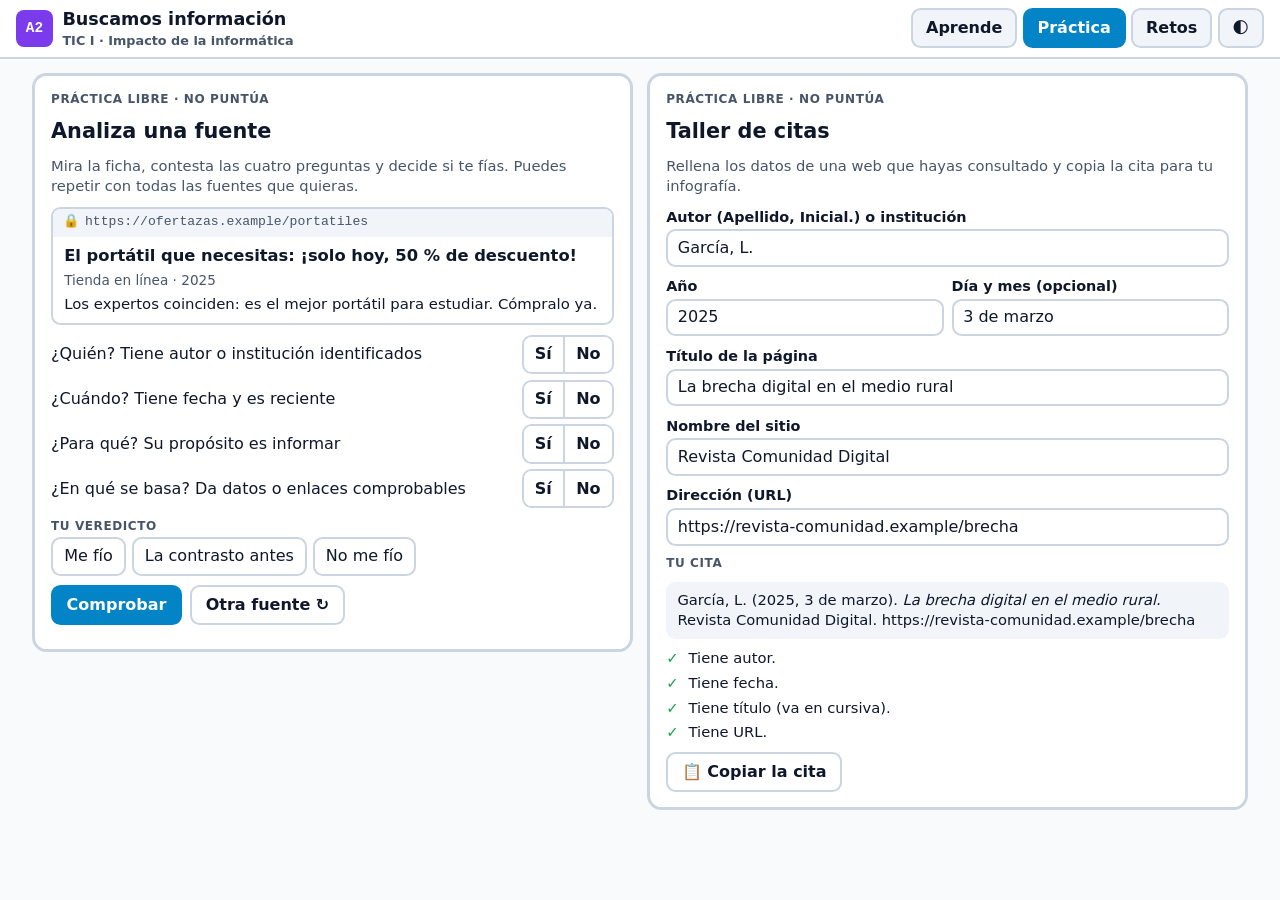
<file: recursos/tic1-a2-buscamos-informacion/index.html>
<!DOCTYPE html>
<html lang="es">
<head>
<meta charset="UTF-8">
<meta name="viewport" content="width=device-width, initial-scale=1.0, viewport-fit=cover">
<title>Buscamos información · TIC I</title>
<meta name="claude:viewport-fit-sides" content="cover">
<style>
  /* Mismo sistema que el simulador de von Neumann: tarjetas con borde grueso,
     pestañas, escalera de retos y medallas. Tokens claros y oscuros. */
  :root {
    --bg-app: #F8FAFC; --bg-surface: #FFFFFF; --bg-subtle: #F1F5F9;
    --text-main: #0F172A; --text-muted: #475569; --border-color: #CBD5E1;
    --accent: #0284C7; --accent-dark: #0369A1; --accent-text: #FFFFFF;
    --ok-bg: #DCFCE7; --ok-border: #16A34A; --ok-text: #14532D;
    --err-bg: #FEE2E2; --err-border: #DC2626; --err-text: #7F1D1D;
    --warn-bg: #FEF3C7; --warn-border: #D97706; --warn-text: #78350F;
    --azul-suave: #EFF6FF; --azul-borde: #BFDBFE; --azul-texto: #1E3A8A;
    --s1: #7C3AED; --s1-suave: #F5F3FF;
    --s2: #0891B2; --s2-suave: #ECFEFF;
    --sombra: rgba(15, 23, 42, 0.65);
    --font-sans: system-ui, -apple-system, 'Segoe UI', Roboto, Helvetica, Arial, sans-serif;
    --font-mono: 'Consolas', 'Courier New', ui-monospace, monospace;
    --radius-md: 0.6rem; --radius-lg: 0.9rem;
  }
  @media (prefers-color-scheme: dark) { :root:not([data-theme="light"]) {
    --bg-app: #0B1120; --bg-surface: #111827; --bg-subtle: #1E293B;
    --text-main: #F1F5F9; --text-muted: #94A3B8; --border-color: #334155;
    --accent: #38BDF8; --accent-dark: #7DD3FC; --accent-text: #0B1120;
    --ok-bg: #052E16; --ok-border: #22C55E; --ok-text: #BBF7D0;
    --err-bg: #450A0A; --err-border: #EF4444; --err-text: #FECACA;
    --warn-bg: #422006; --warn-border: #F59E0B; --warn-text: #FDE68A;
    --azul-suave: #172554; --azul-borde: #1E40AF; --azul-texto: #BFDBFE;
    --s1: #A78BFA; --s1-suave: #1E1B4B; --s2: #22D3EE; --s2-suave: #083344;
    --sombra: rgba(0, 0, 0, 0.7); color-scheme: dark;
  } }
  :root[data-theme="dark"] {
    --bg-app: #0B1120; --bg-surface: #111827; --bg-subtle: #1E293B;
    --text-main: #F1F5F9; --text-muted: #94A3B8; --border-color: #334155;
    --accent: #38BDF8; --accent-dark: #7DD3FC; --accent-text: #0B1120;
    --ok-bg: #052E16; --ok-border: #22C55E; --ok-text: #BBF7D0;
    --err-bg: #450A0A; --err-border: #EF4444; --err-text: #FECACA;
    --warn-bg: #422006; --warn-border: #F59E0B; --warn-text: #FDE68A;
    --azul-suave: #172554; --azul-borde: #1E40AF; --azul-texto: #BFDBFE;
    --s1: #A78BFA; --s1-suave: #1E1B4B; --s2: #22D3EE; --s2-suave: #083344;
    --sombra: rgba(0, 0, 0, 0.7); color-scheme: dark;
  }

  * { box-sizing: border-box; margin: 0; padding: 0; -webkit-tap-highlight-color: transparent; }
  html { font-size: 16px; }
  body { background: var(--bg-app); color: var(--text-main); font-family: var(--font-sans); line-height: 1.4; }
  button { font: inherit; color: var(--text-main); cursor: pointer; }
  input, textarea, select { font: inherit; color: var(--text-main); background: var(--bg-surface); }
  :focus-visible { outline: 3px solid var(--accent); outline-offset: 2px; }
  .mono { font-family: var(--font-mono); }

  body::before { content: ""; position: fixed; inset: 0 0 auto; height: env(safe-area-inset-top, 0px); z-index: 30; background: var(--bg-surface); }
  .top-nav { position: sticky; top: env(safe-area-inset-top, 0px); z-index: 20; display: flex; align-items: center; justify-content: space-between; gap: 0.5rem; flex-wrap: wrap;
    padding-block: 0.45rem; padding-left: max(16px, env(safe-area-inset-left, 0px)); padding-right: max(16px, env(safe-area-inset-right, 0px));
    background: var(--bg-surface); border-bottom: 2px solid var(--border-color); }
  .marca { display: flex; align-items: center; gap: 0.6rem; font-weight: 800; font-size: 1.1rem; min-width: 0; }
  .marca-icono { flex: none; width: 2.3rem; height: 2.3rem; border-radius: 0.5rem; background: var(--s1); color: #fff; display: grid; place-items: center; font-family: var(--font-mono); font-size: 0.9rem; }
  .marca small { display: block; font-weight: 600; font-size: 0.8rem; color: var(--text-muted); }
  .pestanas { display: flex; gap: 0.35rem; flex-wrap: wrap; }
  .pestana { min-height: 2.5rem; padding: 0.3rem 0.8rem; border: 2px solid var(--border-color); background: var(--bg-subtle); border-radius: var(--radius-md); font-weight: 700; }
  .pestana.activa { background: var(--accent); border-color: var(--accent); color: var(--accent-text); }

  main { padding-block: 0.9rem 2rem; padding-left: max(16px, env(safe-area-inset-left, 0px)); padding-right: max(16px, env(safe-area-inset-right, 0px)); max-width: 78rem; margin: 0 auto; }
  .vista { display: none; }
  .vista.activa { display: block; }
  .rejilla { display: grid; gap: 0.9rem; grid-template-columns: repeat(auto-fit, minmax(min(100%, 19rem), 1fr)); align-items: start; }
  .tarjeta { min-width: 0; background: var(--bg-surface); border: 3px solid var(--border-color); border-radius: var(--radius-lg); padding: 0.9rem 1rem; display: flex; flex-direction: column; gap: 0.6rem; }
  .tarjeta h2 { font-size: 1.3rem; text-wrap: balance; }
  .tarjeta h3 { font-size: 1.05rem; }
  .tarjeta ul, .tarjeta ol { padding-left: 1.3rem; display: flex; flex-direction: column; gap: 0.25rem; }
  .nota { font-size: 0.92rem; color: var(--text-muted); }
  .etq { font-size: 0.75rem; font-weight: 800; letter-spacing: 0.05em; text-transform: uppercase; color: var(--text-muted); }
  .chip-crit { display: inline-block; font-family: var(--font-mono); font-size: 0.8rem; font-weight: 800; border: 2px solid var(--azul-borde); background: var(--azul-suave); color: var(--azul-texto); border-radius: 99rem; padding: 0 0.5rem; }

  .btn { min-height: 2.5rem; padding: 0.3rem 0.85rem; border: 2px solid var(--border-color); background: var(--bg-surface); border-radius: var(--radius-md); font-weight: 700; }
  .btn:hover { border-color: var(--accent); }
  .btn.primario { background: var(--accent); border-color: var(--accent); color: var(--accent-text); }
  .btn:disabled { opacity: 0.45; cursor: default; }
  .btn.mini { min-height: 2rem; padding: 0.1rem 0.55rem; font-size: 0.88rem; }
  .acciones { display: flex; gap: 0.5rem; flex-wrap: wrap; align-items: center; }

  /* Teoría */
  .escala { display: grid; grid-template-columns: repeat(3, 1fr); gap: 0.4rem; text-align: center; }
  .escala div { border: 2px solid var(--border-color); border-radius: var(--radius-md); padding: 0.4rem; font-size: 0.9rem; background: var(--bg-subtle); }
  .escala strong { display: block; }
  .preguntas-fuente { display: grid; grid-template-columns: auto 1fr; gap: 0.25rem 0.6rem; font-size: 0.95rem; }
  .preguntas-fuente b { font-family: var(--font-mono); }
  .cita-ej { font-size: 0.92rem; background: var(--bg-subtle); border-radius: var(--radius-md); padding: 0.5rem 0.7rem; overflow-wrap: anywhere; }
  .cita-ej i { font-style: italic; }

  /* Ficha de una fuente (simula el aspecto de una web) */
  .ficha { border: 2px solid var(--border-color); border-radius: var(--radius-md); overflow: hidden; background: var(--bg-surface); }
  .ficha-barra { display: flex; align-items: center; gap: 0.4rem; background: var(--bg-subtle); padding: 0.3rem 0.6rem; font-family: var(--font-mono); font-size: 0.82rem; color: var(--text-muted); overflow-wrap: anywhere; }
  .ficha-cuerpo { padding: 0.5rem 0.7rem; display: flex; flex-direction: column; gap: 0.25rem; }
  .ficha-titular { font-weight: 800; font-size: 1.02rem; }
  .ficha-meta { font-size: 0.85rem; color: var(--text-muted); }
  .ficha-texto { font-size: 0.93rem; }

  .comprobacion { display: grid; grid-template-columns: 1fr auto; gap: 0.35rem 0.6rem; align-items: center; }
  .sino { display: inline-flex; border: 2px solid var(--border-color); border-radius: var(--radius-md); overflow: hidden; }
  .sino button { border: 0; background: var(--bg-surface); padding: 0.2rem 0.7rem; min-height: 2.2rem; font-weight: 700; }
  .sino button + button { border-left: 2px solid var(--border-color); }
  .sino button.activo { background: var(--accent); color: var(--accent-text); }
  .campo { display: flex; flex-direction: column; gap: 0.15rem; }
  .campo label { font-weight: 700; font-size: 0.9rem; }
  .campo input, .modal input[type=text] { width: 100%; border: 2px solid var(--border-color); border-radius: var(--radius-md); padding: 0.35rem 0.6rem; }
  .dos-campos { display: grid; grid-template-columns: 1fr 1fr; gap: 0.5rem; }
  .lista-avisos { list-style: none; padding: 0 !important; font-size: 0.92rem; }
  .lista-avisos li { padding-left: 1.4rem; position: relative; }
  .lista-avisos li::before { position: absolute; left: 0; }
  .lista-avisos li.bien::before { content: "✓"; color: var(--ok-border); font-weight: 800; }
  .lista-avisos li.mal::before { content: "!"; color: var(--warn-border); font-weight: 800; }

  /* Retos */
  .retos { display: grid; grid-template-columns: minmax(0, 0.85fr) minmax(0, 1.5fr); gap: 0.9rem; align-items: start; }
  .alumno-linea { display: flex; gap: 0.5rem; align-items: center; flex-wrap: wrap; font-weight: 700; }
  .pill { border: 2px solid var(--border-color); border-radius: 99rem; padding: 0.1rem 0.7rem; font-weight: 800; background: var(--bg-surface); font-size: 0.92rem; }
  .criterios-nota { display: flex; flex-direction: column; gap: 0.35rem; }
  .barra-crit { display: grid; grid-template-columns: auto 1fr auto; gap: 0.5rem; align-items: center; font-size: 0.9rem; }
  .barra-crit .pista-barra { height: 0.6rem; border-radius: 99rem; background: var(--bg-subtle); overflow: hidden; border: 1px solid var(--border-color); }
  .barra-crit .relleno { height: 100%; background: var(--accent); }
  .barra-crit .valor { font-family: var(--font-mono); font-weight: 800; font-variant-numeric: tabular-nums; }
  .sesion-cab { display: flex; align-items: center; gap: 0.5rem; font-weight: 800; font-size: 0.95rem; margin-top: 0.3rem; }
  .sesion-cab .punto { width: 0.8rem; height: 0.8rem; border-radius: 50%; }
  .escalera { display: flex; flex-direction: column; gap: 0.35rem; }
  .peldano { display: flex; gap: 0.6rem; align-items: center; text-align: left; border: 2px solid var(--border-color); background: var(--bg-surface); border-radius: var(--radius-md); padding: 0.4rem 0.6rem; width: 100%; }
  .peldano .num { font-family: var(--font-mono); font-weight: 800; width: 1.6rem; }
  .peldano .tit { flex: 1; font-weight: 700; min-width: 0; }
  .peldano .pts { font-family: var(--font-mono); font-weight: 800; font-variant-numeric: tabular-nums; }
  .peldano.hecho { border-color: var(--ok-border); background: var(--ok-bg); color: var(--ok-text); }
  .peldano.actual { border-color: var(--accent); }
  .peldano.cerrado { opacity: 0.55; cursor: not-allowed; }
  .peldano.sel { outline: 3px solid var(--accent); outline-offset: 1px; }

  .enunciado h2 { font-size: 1.35rem; }
  .item { border: 2px solid var(--border-color); border-radius: var(--radius-md); padding: 0.6rem 0.7rem; display: flex; flex-direction: column; gap: 0.45rem; }
  .item.bien { border-color: var(--ok-border); background: var(--ok-bg); }
  .item.mal { border-color: var(--err-border); background: var(--err-bg); }
  .item.medio { border-color: var(--warn-border); background: var(--warn-bg); }
  .item-p { font-weight: 700; }
  .opciones { display: flex; flex-wrap: wrap; gap: 0.35rem; }
  .opcion { border: 2px solid var(--border-color); background: var(--bg-surface); border-radius: var(--radius-md); padding: 0.3rem 0.7rem; min-height: 2.4rem; text-align: left; }
  .opcion.elegida { background: var(--accent); border-color: var(--accent); color: var(--accent-text); font-weight: 700; }
  .opciones.columna { flex-direction: column; }
  .opciones.columna .opcion { width: 100%; }
  .explica { font-size: 0.92rem; border-left: 4px solid var(--border-color); padding-left: 0.55rem; }
  .item.bien .explica { color: var(--ok-text); border-color: var(--ok-border); }
  .item.mal .explica { color: var(--err-text); border-color: var(--err-border); }
  .item.medio .explica { color: var(--warn-text); border-color: var(--warn-border); }
  .lectura { background: var(--bg-subtle); border-radius: var(--radius-md); padding: 0.6rem 0.8rem; display: flex; flex-direction: column; gap: 0.45rem; font-size: 0.98rem; max-width: 70ch; }
  .orden-linea { min-height: 2.8rem; border: 2px dashed var(--border-color); border-radius: var(--radius-md); padding: 0.3rem; display: flex; flex-wrap: wrap; gap: 0.3rem; align-items: center; }
  .orden-linea:empty::before { content: "Toca las piezas en orden"; color: var(--text-muted); font-size: 0.9rem; padding-left: 0.3rem; }
  textarea.abierta { width: 100%; min-height: 7rem; border: 2px solid var(--border-color); border-radius: var(--radius-md); padding: 0.45rem 0.6rem; resize: vertical; }
  .contador { font-size: 0.85rem; color: var(--text-muted); font-variant-numeric: tabular-nums; }
  .resultado-ok { color: var(--ok-text); background: var(--ok-bg); border: 2px solid var(--ok-border); border-radius: var(--radius-md); padding: 0.5rem 0.7rem; font-weight: 700; }
  .resultado-mal { color: var(--err-text); background: var(--err-bg); border: 2px solid var(--err-border); border-radius: var(--radius-md); padding: 0.5rem 0.7rem; font-weight: 700; }
  .ia-caja { border: 2px dashed var(--azul-borde); background: var(--azul-suave); color: var(--azul-texto); border-radius: var(--radius-md); padding: 0.5rem 0.7rem; font-size: 0.93rem; }

  /* Ventanas */
  .fondo-modal { position: fixed; inset: 0; background: var(--sombra); display: none; align-items: center; justify-content: center; z-index: 100; padding: 1rem; }
  .fondo-modal.abierto { display: flex; }
  .modal { background: var(--bg-surface); border-radius: var(--radius-lg); max-width: 34rem; width: 100%; max-height: 90vh; overflow-y: auto; padding: 1.1rem 1.2rem; border: 3px solid var(--border-color); display: flex; flex-direction: column; gap: 0.6rem; }
  .modal textarea { width: 100%; min-height: 10rem; font-family: var(--font-mono); font-size: 0.9rem; border: 2px solid var(--border-color); border-radius: var(--radius-md); padding: 0.5rem; }
  .medalla-icono { font-size: 5rem; text-align: center; }

  @media (max-width: 900px) {
    .retos { grid-template-columns: minmax(0, 1fr); }
    .marca .largo { display: none; }
  }
  @media (max-width: 420px) { .dos-campos { grid-template-columns: 1fr; } .escala { grid-template-columns: 1fr; } }
  @media (prefers-reduced-motion: reduce) { * { transition: none !important; animation: none !important; } }
</style>
</head>
<body>
<header class="top-nav">
  <div class="marca"><div class="marca-icono">A2</div><div><span>Buscamos información</span><small class="largo">TIC I · Impacto de la informática</small></div></div>
  <nav class="pestanas" aria-label="Partes del recurso">
    <button class="pestana" data-vista="v-aprende">Aprende</button>
    <button class="pestana activa" data-vista="v-practica">Práctica</button>
    <button class="pestana" data-vista="v-retos">Retos</button>
    <button class="pestana" id="btn-tema" title="Cambiar entre tema claro y oscuro" aria-label="Cambiar entre tema claro y oscuro">🌓</button>
  </nav>
</header>

<main>
  <!-- ===================== APRENDE ===================== -->
  <section class="vista" id="v-aprende">
    <div class="rejilla">
      <div class="tarjeta">
        <h2>Dato, información y conocimiento</h2>
        <div class="escala">
          <div><strong>Dato</strong>23</div>
          <div><strong>Información</strong>Mañana habrá 23 °C en Almería</div>
          <div><strong>Conocimiento</strong>Hará buen tiempo: dejo el abrigo</div>
        </div>
        <p>Un <strong>dato</strong> suelto no dice nada. Con contexto se vuelve <strong>información</strong>. Cuando la entiendes, la relacionas con lo que ya sabes y la usas para decidir, se convierte en <strong>conocimiento</strong>.</p>
        <p>En la <strong>sociedad de la información</strong> las TIC hacen que la información circule a gran velocidad y llegue a casi todo el mundo. La <strong>sociedad del conocimiento</strong> va un paso más allá: la ciudadanía sabe buscar, contrastar y transformar esa información en conocimiento, y lo comparte.</p>
      </div>
      <div class="tarjeta">
        <h2>Luces y sombras de la transformación digital</h2>
        <p>La informática ha cambiado el trabajo, la salud, la educación y la forma de relacionarnos. Para valorar su impacto hay que mirar las dos caras:</p>
        <ul>
          <li><strong>Positivo</strong>: teletrabajo, telemedicina, trámites sin desplazarse, cursos y bibliotecas abiertas, automatización de tareas peligrosas.</li>
          <li><strong>Negativo</strong>: brecha digital, desinformación, pérdida de privacidad, uso compulsivo de las pantallas, basura electrónica.</li>
        </ul>
        <p class="nota">Un mismo avance puede tener las dos caras. La cita médica por Internet ahorra colas, pero deja fuera a quien no sabe o no puede usarla.</p>
      </div>
      <div class="tarjeta">
        <h2>¿Me fío de esta fuente?</h2>
        <div class="preguntas-fuente">
          <b>¿Quién?</b><span>Autor o institución identificados, y con conocimiento del tema.</span>
          <b>¿Cuándo?</b><span>Fecha visible y reciente para lo que buscas.</span>
          <b>¿Para qué?</b><span>Informar, no venderte algo ni hacerte enfadar para que compartas.</span>
          <b>¿En qué se basa?</b><span>Datos, estudios o enlaces que puedes comprobar.</span>
        </div>
        <p>Contrasta lo importante en <strong>al menos dos fuentes independientes</strong> y cita siempre de dónde lo has sacado. Así se cita una página web (estilo APA):</p>
        <div class="cita-ej">Autor, A. (año, día de mes). <i>Título de la página</i>. Nombre del sitio. URL</div>
        <p class="nota">Si no tiene fecha, se escribe (s. f.). El candado de una web (https) indica que la conexión está cifrada, no que lo que dice sea verdad.</p>
      </div>
    </div>
  </section>

  <!-- ===================== PRÁCTICA ===================== -->
  <section class="vista activa" id="v-practica">
    <div class="rejilla">
      <div class="tarjeta" id="detector">
        <div class="etq">Práctica libre · no puntúa</div>
        <h2>Analiza una fuente</h2>
        <p class="nota">Mira la ficha, contesta las cuatro preguntas y decide si te fías. Puedes repetir con todas las fuentes que quieras.</p>
        <div id="det-ficha"></div>
        <div class="comprobacion" id="det-preguntas"></div>
        <div class="campo"><span class="etq">Tu veredicto</span><div class="opciones" id="det-veredicto"></div></div>
        <div class="acciones"><button class="btn primario" id="det-comprobar">Comprobar</button><button class="btn" id="det-otra">Otra fuente ↻</button></div>
        <div id="det-resultado" aria-live="polite"></div>
      </div>
      <div class="tarjeta" id="taller">
        <div class="etq">Práctica libre · no puntúa</div>
        <h2>Taller de citas</h2>
        <p class="nota">Rellena los datos de una web que hayas consultado y copia la cita para tu infografía.</p>
        <div class="campo"><label for="c-autor">Autor (Apellido, Inicial.) o institución</label><input id="c-autor" type="text" maxlength="80" value="García, L."></div>
        <div class="dos-campos">
          <div class="campo"><label for="c-anio">Año</label><input id="c-anio" type="text" inputmode="numeric" maxlength="4" value="2025"></div>
          <div class="campo"><label for="c-dia">Día y mes (opcional)</label><input id="c-dia" type="text" maxlength="20" value="3 de marzo"></div>
        </div>
        <div class="campo"><label for="c-titulo">Título de la página</label><input id="c-titulo" type="text" maxlength="160" value="La brecha digital en el medio rural"></div>
        <div class="campo"><label for="c-sitio">Nombre del sitio</label><input id="c-sitio" type="text" maxlength="80" value="Revista Comunidad Digital"></div>
        <div class="campo"><label for="c-url">Dirección (URL)</label><input id="c-url" type="text" maxlength="200" inputmode="url"></div>
        <span class="etq">Tu cita</span>
        <div class="cita-ej" id="c-cita"></div>
        <ul class="lista-avisos" id="c-avisos"></ul>
        <div class="acciones"><button class="btn" id="c-copiar">📋 Copiar la cita</button><span class="nota" id="c-copiado" aria-live="polite"></span></div>
      </div>
    </div>
  </section>

  <!-- ===================== RETOS ===================== -->
  <section class="vista" id="v-retos">
    <div class="retos">
      <div class="tarjeta">
        <div class="alumno-linea"><span id="alumno-texto"></span><button class="btn mini" id="btn-alumno">Cambiar</button></div>
        <div class="alumno-linea"><span class="pill" id="pill-hechos"></span><button class="pill" id="pill-medalla"></button></div>
        <div class="criterios-nota" id="criterios-nota"></div>
        <div id="escalera"></div>
        <div class="acciones"><button class="btn mini" id="btn-resumen">📋 Mi resumen para Classroom</button></div>
      </div>
      <div class="tarjeta enunciado" id="enunciado" aria-live="polite"></div>
    </div>
  </section>
</main>

<!-- Nombre y grupo -->
<div class="fondo-modal" id="m-alumno">
  <form class="modal" id="f-alumno">
    <h2>¿Quién eres?</h2>
    <p class="nota">Sale en tu resumen para que tu profesor lo vea. Solo se guarda en este navegador y nunca se envía a ninguna IA.</p>
    <label for="nombre-alumno"><strong>Nombre y primer apellido</strong></label>
    <input type="text" id="nombre-alumno" maxlength="40" autocomplete="name" required>
    <label for="grupo-alumno"><strong>Grupo</strong></label>
    <input type="text" id="grupo-alumno" maxlength="12" placeholder="Ej. 1.º Bach. A" required>
    <div class="acciones" style="justify-content:flex-end"><button type="submit" class="btn primario">Empezar</button></div>
  </form>
</div>

<!-- Medalla -->
<div class="fondo-modal" id="m-medalla">
  <div class="modal" style="text-align:center">
    <div class="medalla-icono" id="medalla-icono"></div>
    <h2 id="medalla-titulo"></h2>
    <p id="medalla-texto"></p>
    <div class="acciones" style="justify-content:center"><button class="btn primario" data-cerrar="m-medalla">¡Seguir!</button></div>
  </div>
</div>

<!-- Resumen -->
<div class="fondo-modal" id="m-resumen">
  <div class="modal">
    <h2>Tu resumen</h2>
    <p class="nota">Cópialo y pégalo en la tarea de Classroom.</p>
    <textarea id="texto-resumen" readonly></textarea>
    <div class="acciones" style="justify-content:flex-end"><span class="nota" id="resumen-copiado" aria-live="polite"></span><button class="btn" id="btn-copiar-resumen">📋 Copiar</button><button class="btn primario" data-cerrar="m-resumen">Cerrar</button></div>
  </div>
</div>

<!-- ======================================================================
     CONTENIDO DEL RECURSO
     Lo lee la webapp para saber qué criterios evalúa cada reto y con qué peso.
     Viene de la SdA «Investigamos y creamos: impacto de la informática»
     (TIC I), actividad A2. Las URL van con «\/» para que Apps Script no las
     tome por un comentario.
     ====================================================================== -->
<script type="application/json" id="datos-recurso">
{
  "id": "tic1-a2-buscamos-informacion",
  "version": 1,
  "sda": "Investigamos y creamos: impacto de la informática",
  "curso": "TIC I",
  "actividad": "A2",
  "tituloActividad": "Buscamos información",
  "criterios": {
    "TICO.1.1.1.": "Transformación digital: sociedad de la información y del conocimiento, aspectos positivos y negativos",
    "TICO.1.2.1.": "Uso seguro y responsable: fuentes fiables, contraste y cita"
  },
  "umbral": 7,
  "medallas": [
    { "retos": 2, "nombre": "Bronce", "icono": "🥉", "color": "#B45309" },
    { "retos": 4, "nombre": "Plata", "icono": "🥈", "color": "#64748B" },
    { "retos": 6, "nombre": "Oro", "icono": "🥇", "color": "#CA8A04" },
    { "retos": 8, "nombre": "Diamante", "icono": "💎", "color": "#7C3AED" }
  ],
  "retos": [
    { "id": "r1", "sesion": 1, "criterios": ["TICO.1.1.1."], "peso": 1, "titulo": "Dato, información o conocimiento",
      "intro": "Clasifica cada ejemplo.", "categorias": ["Dato", "Información", "Conocimiento"],
      "items": [
        { "t": "elegir", "p": "37,8", "ok": "Dato", "ex": "Un número suelto: no sabemos si es una temperatura, un precio o una nota." },
        { "t": "elegir", "p": "Mañana la temperatura máxima en Almería será de 23 °C.", "ok": "Información", "ex": "El dato tiene contexto: qué es, dónde y cuándo." },
        { "t": "elegir", "p": "Como mañana hará calor, salgo sin abrigo.", "ok": "Conocimiento", "ex": "Usas la información para tomar una decisión." },
        { "t": "elegir", "p": "11110000", "ok": "Dato", "ex": "Son bits sin interpretar." },
        { "t": "elegir", "p": "En la encuesta del instituto, 24 de los 30 alumnos de la clase tienen móvil propio.", "ok": "Información", "ex": "Datos organizados y con contexto." },
        { "t": "elegir", "p": "A partir de la encuesta, la clase propone normas para usar el móvil en el recreo.", "ok": "Conocimiento", "ex": "Se interpreta la información y se aplica a un problema real." },
        { "t": "elegir", "p": "Lunes", "ok": "Dato", "ex": "Una palabra suelta: ¿lunes de qué?" },
        { "t": "elegir", "p": "Una médica combina los análisis con su experiencia para hacer un diagnóstico.", "ok": "Conocimiento", "ex": "Relaciona información con lo que ya sabe para decidir." }
      ] },
    { "id": "r2", "sesion": 1, "criterios": ["TICO.1.1.1."], "peso": 1, "titulo": "¿Información o conocimiento?",
      "intro": "¿Qué describe mejor cada frase: la sociedad de la información o la del conocimiento?", "categorias": ["Sociedad de la información", "Sociedad del conocimiento"],
      "items": [
        { "t": "elegir", "p": "Cualquiera puede leer en su móvil las noticias del mundo al momento.", "ok": "Sociedad de la información", "ex": "Es acceso rápido y masivo a la información gracias a las TIC." },
        { "t": "elegir", "p": "Hay miles de millones de páginas web y cada día se crean más.", "ok": "Sociedad de la información", "ex": "Habla de la cantidad de información disponible." },
        { "t": "elegir", "p": "Una vecina aprende en un curso en línea a montar su tienda web y da trabajo a dos personas.", "ok": "Sociedad del conocimiento", "ex": "La información se transforma en aprendizaje que crea valor." },
        { "t": "elegir", "p": "La gente contrasta lo que lee antes de compartirlo.", "ok": "Sociedad del conocimiento", "ex": "Pensamiento crítico: no basta con recibir información." },
        { "t": "elegir", "p": "Los datos viajan por fibra óptica a gran velocidad.", "ok": "Sociedad de la información", "ex": "Es la infraestructura que hace circular la información." },
        { "t": "elegir", "p": "Un equipo de investigación publica sus resultados en abierto y otros equipos los mejoran.", "ok": "Sociedad del conocimiento", "ex": "El conocimiento se comparte y crece entre todos." },
        { "t": "elegir", "p": "Recibimos cientos de notificaciones al día.", "ok": "Sociedad de la información", "ex": "Mucha información circulando, sin que eso suponga entenderla." },
        { "t": "elegir", "p": "En el instituto se aprende a aprender para seguir formándose toda la vida.", "ok": "Sociedad del conocimiento", "ex": "El aprendizaje permanente es una de sus claves." }
      ] },
    { "id": "r3", "sesion": 1, "criterios": ["TICO.1.1.1."], "peso": 1, "titulo": "Luces y sombras",
      "intro": "¿Es un impacto positivo o negativo de la informática?", "categorias": ["Positivo", "Negativo"],
      "items": [
        { "t": "elegir", "p": "El teletrabajo permite a una familia vivir en un pueblo pequeño.", "ok": "Positivo", "ex": "Ayuda a fijar población en el medio rural." },
        { "t": "elegir", "p": "Un abuelo no consigue pedir cita médica porque solo se puede por Internet.", "ok": "Negativo", "ex": "Es brecha digital: deja fuera a quien no sabe o no puede usar la tecnología." },
        { "t": "elegir", "p": "La telemedicina acerca especialistas a zonas alejadas.", "ok": "Positivo", "ex": "Mejora el acceso a la salud." },
        { "t": "elegir", "p": "Muchos aparatos viejos acaban en vertederos de otros países.", "ok": "Negativo", "ex": "La basura electrónica contamina y suele afectar a países con menos recursos." },
        { "t": "elegir", "p": "Pasar horas en una red social sin poder dejarla.", "ok": "Negativo", "ex": "Uso compulsivo: afecta al descanso, al estudio y a las relaciones." },
        { "t": "elegir", "p": "Cursos y bibliotecas digitales abiertos y gratuitos.", "ok": "Positivo", "ex": "Democratiza el acceso a la cultura y la formación." },
        { "t": "elegir", "p": "Un bulo se difunde más rápido que su desmentido.", "ok": "Negativo", "ex": "La desinformación se aprovecha de lo fácil que es compartir." },
        { "t": "elegir", "p": "Robots que revisan tuberías en lugares peligrosos.", "ok": "Positivo", "ex": "La automatización evita riesgos a las personas." },
        { "t": "elegir", "p": "Las aplicaciones recogen datos de dónde estás sin que lo sepas.", "ok": "Negativo", "ex": "Pérdida de privacidad." },
        { "t": "elegir", "p": "Hacer un trámite con el ayuntamiento desde casa.", "ok": "Positivo", "ex": "La administración electrónica ahorra tiempo y desplazamientos." }
      ] },
    { "id": "r4", "sesion": 1, "criterios": ["TICO.1.1.1."], "peso": 1, "titulo": "Lectura: la transformación digital",
      "intro": "Lee el texto y contesta.",
      "lectura": [
        "La transformación digital es el cambio que provoca la informática en la forma de trabajar, estudiar, comprar o relacionarnos. No consiste solo en usar ordenadores: cambia los procesos. Un banco que antes atendía en la ventanilla ahora ofrece casi todo por una aplicación, y eso modifica qué empleos hacen falta.",
        "Este cambio trae ventajas claras: rapidez, acceso a servicios desde cualquier lugar y nuevas profesiones, como el análisis de datos o la ciberseguridad. También tiene riesgos. Quien no tiene conexión, dispositivo o formación queda en desventaja: es la brecha digital. Además, cuanto más se digitaliza, más datos personales circulan y más importante es protegerlos.",
        "Por eso no basta con tener tecnología. Una sociedad del conocimiento necesita personas capaces de buscar información, comprobar si es fiable y usarla para resolver problemas de su entorno."
      ],
      "items": [
        { "t": "elegir", "p": "Según el texto, la transformación digital es…", "op": ["Cambiar los procesos con la informática, no solo usar ordenadores", "Comprar más ordenadores", "Que todo el mundo tenga móvil"], "ok": "Cambiar los procesos con la informática, no solo usar ordenadores", "ex": "El texto insiste en que «cambia los procesos»." },
        { "t": "elegir", "p": "¿Qué ejemplo de nueva profesión cita?", "op": ["Ciberseguridad", "Cajero de banco", "Mecanografía"], "ok": "Ciberseguridad", "ex": "Cita el análisis de datos y la ciberseguridad." },
        { "t": "elegir", "p": "¿Qué es la brecha digital?", "op": ["La desventaja de quien no tiene conexión, dispositivo o formación", "Una avería en la red", "Un tipo de virus"], "ok": "La desventaja de quien no tiene conexión, dispositivo o formación", "ex": "Es una desigualdad, no un problema técnico." },
        { "t": "elegir", "p": "¿Qué necesita una sociedad del conocimiento, además de tecnología?", "op": ["Personas que buscan, comprueban y usan la información", "Más publicidad", "Menos información"], "ok": "Personas que buscan, comprueban y usan la información", "ex": "Es la idea del último párrafo." },
        { "t": "abierta", "p": "Con tus palabras: escribe una ventaja y un inconveniente de la transformación digital en tu localidad o en tu familia.", "minPalabras": 25,
          "reglas": [
            { "nombre": "Nombras una ventaja", "palabras": ["ventaja", "positivo", "permite", "facilita", "mejora", "ayuda", "ahorra", "más rápido", "puedo", "podemos", "beneficio"], "consejo": "Di claramente qué mejora (por ejemplo: «una ventaja es que…»)." },
            { "nombre": "Nombras un inconveniente", "palabras": ["inconveniente", "negativo", "problema", "riesgo", "desventaja", "pero", "sin embargo", "brecha", "dificulta", "peligro", "privacidad"], "consejo": "Añade qué empeora o a quién perjudica (por ejemplo: «un inconveniente es que…»)." },
            { "nombre": "Lo sitúas en tu entorno", "palabras": ["pueblo", "ciudad", "localidad", "barrio", "familia", "casa", "abuel", "madre", "padre", "herman", "instituto", "vecin", "ayuntamiento", "centro de salud", "tienda"], "consejo": "Pon un ejemplo cercano: tu familia, tu barrio, tu pueblo o el instituto." }
          ],
          "ex": "Se comprueba con reglas fijas: longitud, una ventaja, un inconveniente y un ejemplo cercano." }
      ] },
    { "id": "r5", "sesion": 2, "criterios": ["TICO.1.2.1."], "peso": 1, "titulo": "¿Me fío de esta fuente?",
      "intro": "Todas las fuentes son inventadas para practicar. Decide qué harías con cada una.", "categorias": ["Me fío", "La contrasto antes", "No me fío"],
      "items": [
        { "t": "elegir", "ficha": { "url": "https:\/\/estadistica-publica.example\/hogares-tic-2025", "titular": "Equipamiento TIC en los hogares. Año 2025", "meta": "Instituto Público de Estadística · Actualizado el 12 de mayo de 2025", "texto": "Resultados de la encuesta anual a 15 000 hogares. Incluye la metodología y las tablas descargables." }, "ok": "Me fío", "ex": "Organismo público identificado, fecha reciente, explica su metodología y da los datos." },
        { "ficha": { "url": "https:\/\/lo-que-no-te-cuentan.example\/verdad", "titular": "¡¡LO QUE LAS OPERADORAS NO QUIEREN QUE SEPAS!! Compártelo antes de que lo borren", "meta": "Sin autor · Sin fecha", "texto": "Fuentes muy cercanas nos confirman que el wifi de casa te espía las conversaciones." }, "t": "elegir", "ok": "No me fío", "ex": "Sin autor ni fecha, titular alarmista que pide compartir y «fuentes» que no se pueden comprobar." },
        { "t": "elegir", "ficha": { "url": "https:\/\/enciclopedia-libre.example\/wiki\/Brecha_digital", "titular": "Brecha digital", "meta": "Enciclopedia colaborativa · Editado hace 3 días · 42 referencias", "texto": "Artículo escrito entre muchas personas voluntarias, con notas al pie que enlazan a estudios y organismos." }, "ok": "La contrasto antes", "ex": "Es un buen punto de partida, pero cualquiera puede editarla: ve a las referencias y comprueba allí." },
        { "t": "elegir", "ficha": { "url": "https:\/\/videos.example\/canal-techguay\/mejor-movil", "titular": "EL MEJOR MÓVIL DEL AÑO (y no es el que piensas)", "meta": "Canal de un influencer · Vídeo patrocinado por una marca de móviles", "texto": "Prueba durante una semana el móvil que le ha regalado la marca." }, "ok": "La contrasto antes", "ex": "El propósito puede ser comercial: está patrocinado. Compara con análisis independientes." },
        { "t": "elegir", "ficha": { "url": "https:\/\/diario-digital.example\/tecnologia\/2009\/moviles", "titular": "Los cinco móviles más rápidos del mercado", "meta": "Diario Digital · Por Ana Ruiz · 4 de febrero de 2009", "texto": "Comparativa de velocidad de los modelos más vendidos." }, "ok": "La contrasto antes", "ex": "Medio y autora identificados, pero de 2009: para tecnología está muy desactualizado." },
        { "t": "elegir", "ficha": { "url": "Mensaje reenviado muchas veces", "titular": "«Me lo ha pasado mi primo, que trabaja en una empresa de informática»", "meta": "Cadena de WhatsApp · Sin fuente", "texto": "A partir del lunes cobrarán por cada mensaje. Reenvíalo a diez contactos." }, "ok": "No me fío", "ex": "Sin fuente comprobable y con petición de reenviar: es el patrón típico de un bulo." },
        { "t": "elegir", "ficha": { "url": "https:\/\/revista-ciencia.example\/articulos\/teletrabajo-rural", "titular": "Teletrabajo y despoblación: un estudio en 120 municipios", "meta": "Revista científica revisada por expertos · Universidad de Granada y Universidad de Jaén · 2024", "texto": "Explica cómo se recogieron los datos y enlaza a ellos." }, "ok": "Me fío", "ex": "Autores de universidades, revisión por expertos, fecha reciente y datos comprobables." }
      ] },
    { "id": "r6", "sesion": 2, "criterios": ["TICO.1.2.1."], "peso": 1, "titulo": "Contrasta antes de compartir",
      "intro": "Elige la respuesta correcta.",
      "items": [
        { "t": "elegir", "p": "Lees en una red social un dato sorprendente. ¿Qué haces primero?", "op": ["Busco de dónde sale y si lo publican otras fuentes fiables", "Lo comparto para que lo sepa más gente", "Me fío si tiene muchos «me gusta»"], "ok": "Busco de dónde sale y si lo publican otras fuentes fiables", "ex": "Los «me gusta» miden popularidad, no veracidad." },
        { "t": "elegir", "p": "Una web tiene el candado (https). Eso significa que…", "op": ["La conexión está cifrada", "Lo que dice es verdad", "Es una web del Gobierno"], "ok": "La conexión está cifrada", "ex": "El candado protege los datos que viajan, pero cualquier web, también una falsa, puede tenerlo." },
        { "t": "elegir", "p": "Dos webs dicen lo mismo, pero una copia el texto de la otra. ¿Está contrastado?", "op": ["No, porque no son fuentes independientes", "Sí, porque son dos webs", "Sí, si las dos tienen fecha"], "ok": "No, porque no son fuentes independientes", "ex": "Contrastar es comprobar en fuentes que han llegado al dato por su cuenta." },
        { "t": "elegir", "p": "Una foto muy compartida te parece falsa. ¿Cómo lo compruebas?", "op": ["Con una búsqueda inversa de imágenes", "Mirando cuántas veces se ha compartido", "Ampliándola mucho"], "ok": "Con una búsqueda inversa de imágenes", "ex": "La búsqueda inversa muestra dónde apareció antes la foto y en qué contexto." },
        { "t": "elegir", "p": "¿Qué pista indica que una web quiere venderte algo?", "op": ["Mucha publicidad y enlaces de compra", "Que tenga autor y fecha", "Que cite estudios"], "ok": "Mucha publicidad y enlaces de compra", "ex": "Si el propósito es vender, la información puede estar sesgada." },
        { "t": "elegir", "p": "Para un trabajo, ¿cuántas fuentes independientes conviene consultar sobre un dato importante?", "op": ["Al menos dos o tres", "Una basta si es la primera de la búsqueda", "Ninguna si ya lo sé"], "ok": "Al menos dos o tres", "ex": "Si varias fuentes fiables coinciden, el dato es más seguro." }
      ] },
    { "id": "r7", "sesion": 2, "criterios": ["TICO.1.2.1."], "peso": 1, "titulo": "Cita tus fuentes",
      "intro": "Una infografía responsable dice de dónde saca la información y las imágenes.",
      "items": [
        { "t": "ordenar", "p": "Ordena las piezas para formar la cita en estilo APA.", "piezas": ["García, L.", "(2025, 3 de marzo).", "La brecha digital en el medio rural.", "Revista Comunidad Digital.", "https:\/\/revista-comunidad.example\/brecha"], "ex": "Autor, fecha, título, sitio y URL, en ese orden." },
        { "t": "ordenar", "p": "Ahora una página sin autor: la institución va delante.", "piezas": ["Instituto Público de Estadística.", "(2025).", "Equipamiento TIC en los hogares.", "https:\/\/estadistica-publica.example\/hogares-tic-2025"], "ex": "Cuando el sitio y el autor son el mismo, el nombre del sitio no se repite." },
        { "t": "elegir", "p": "La página no tiene fecha. ¿Qué escribes en su lugar?", "op": ["(s. f.)", "(2026)", "Nada"], "ok": "(s. f.)", "ex": "«s. f.» significa «sin fecha». No te inventes el año." },
        { "t": "elegir", "p": "¿Puedes usar cualquier imagen de Internet en tu infografía?", "op": ["Solo si su licencia lo permite (por ejemplo, Creative Commons) y citas al autor", "Sí, si está en Internet es de todos", "Sí, si le cambias el nombre al archivo"], "ok": "Solo si su licencia lo permite (por ejemplo, Creative Commons) y citas al autor", "ex": "Las imágenes tienen derechos de autor. Busca las de licencia libre y cítalas." },
        { "t": "elegir", "p": "¿Dónde pones las fuentes en la infografía?", "op": ["En un apartado «Fuentes» al final", "No hace falta ponerlas", "Solo se las digo al profesor"], "ok": "En un apartado «Fuentes» al final", "ex": "Quien la lea tiene que poder comprobar de dónde sale cada dato." }
      ] },
    { "id": "r8", "sesion": 2, "criterios": ["TICO.1.1.1.", "TICO.1.2.1."], "peso": 1, "titulo": "Esquema de conceptos clave",
      "intro": "Completa el esquema que usarás para tu infografía.",
      "items": [
        { "t": "elegir", "p": "La sociedad de la información se apoya en ____ para que la información circule.", "op": ["las TIC", "la imprenta", "el correo postal"], "ok": "las TIC", "ex": "Tecnologías de la información y la comunicación: redes, ordenadores, móviles." },
        { "t": "elegir", "p": "Para pasar de información a conocimiento hace falta ____.", "op": ["pensamiento crítico", "más velocidad de conexión", "más pantallas"], "ok": "pensamiento crítico", "ex": "Entender, relacionar y comprobar." },
        { "t": "elegir", "p": "La desigualdad en el acceso y el uso de las TIC se llama ____.", "op": ["brecha digital", "ancho de banda", "huella digital"], "ok": "brecha digital", "ex": "La huella digital es el rastro que dejamos en Internet." },
        { "t": "elegir", "p": "Una fuente fiable tiene autor, fecha, propósito informativo y ____.", "op": ["evidencias que se pueden comprobar", "muchos seguidores", "colores llamativos"], "ok": "evidencias que se pueden comprobar", "ex": "Datos, estudios o enlaces." },
        { "t": "elegir", "p": "Las ____ permiten a quien lee comprobar de dónde sale cada dato.", "op": ["citas", "etiquetas", "notificaciones"], "ok": "citas", "ex": "Por eso se citan las fuentes." },
        { "t": "elegir", "p": "Renovar los dispositivos sin necesidad aumenta ____.", "op": ["la basura electrónica", "la privacidad", "el conocimiento"], "ok": "la basura electrónica", "ex": "Es uno de los impactos negativos de la informática." }
      ] }
  ],
  "practicaFuentes": [
    { "url": "https:\/\/salud-publica.example\/pantallas-y-sueno", "titular": "Pantallas y sueño en la adolescencia", "meta": "Servicio Público de Salud · Dra. Marta León · 2025", "texto": "Recomendaciones basadas en tres estudios, enlazados al final de la página.", "autor": true, "fecha": true, "proposito": true, "evidencias": true, "veredicto": "Me fío" },
    { "url": "https:\/\/ofertazas.example\/portatiles", "titular": "El portátil que necesitas: ¡solo hoy, 50 % de descuento!", "meta": "Tienda en línea · 2025", "texto": "Los expertos coinciden: es el mejor portátil para estudiar. Cómpralo ya.", "autor": false, "fecha": true, "proposito": false, "evidencias": false, "veredicto": "No me fío" },
    { "url": "https:\/\/blog-de-pablo.example\/ia", "titular": "Mi opinión sobre la inteligencia artificial", "meta": "Blog personal · Pablo · Sin fecha", "texto": "Creo que la IA quitará todos los trabajos en dos años. Lo he leído en varios sitios.", "autor": true, "fecha": false, "proposito": true, "evidencias": false, "veredicto": "La contrasto antes" },
    { "url": "https:\/\/periodico-andaluz.example\/sociedad\/fibra-rural", "titular": "La fibra óptica llega a 40 pueblos de la comarca", "meta": "Periódico Andaluz · Por Luis Moreno · 10 de octubre de 2025", "texto": "Con declaraciones de los alcaldes y el enlace al plan de la Junta.", "autor": true, "fecha": true, "proposito": true, "evidencias": true, "veredicto": "Me fío" },
    { "url": "Publicación en una red social", "titular": "«Si cargas el móvil por la noche, explota» 😱", "meta": "Cuenta anónima · 2,3 M de visualizaciones", "texto": "No da ninguna fuente. Pide que lo compartas.", "autor": false, "fecha": true, "proposito": false, "evidencias": false, "veredicto": "No me fío" },
    { "url": "https:\/\/foro-tecnico.example\/hilo\/8812", "titular": "¿Merece la pena cambiar el disco duro por un SSD?", "meta": "Foro de usuarios · Varias respuestas · 2018", "texto": "Usuarios cuentan su experiencia; uno enlaza a una prueba de velocidad.", "autor": false, "fecha": true, "proposito": true, "evidencias": true, "veredicto": "La contrasto antes" }
  ]
}
</script>

<script>
'use strict';
/* ==========================================================================
   1. MOTOR DE CORRECCIÓN (sin DOM: reglas fijas, se puede probar aparte)
   ========================================================================== */
const Motor = (() => {
  const norm = (s) => String(s || '').toLowerCase().normalize('NFD').replace(/[̀-ͯ]/g, '').replace(/\s+/g, ' ').trim();
  const palabras = (s) => norm(s).split(/[^a-zñ0-9]+/).filter(Boolean);

  /* Devuelve { nota: 0..1, ok: bool, detalle: [texto…] } */
  function corregirItem(item, resp) {
    if (item.t === 'elegir') {
      const ok = resp === item.ok;
      return { nota: ok ? 1 : 0, ok, detalle: [] };
    }
    if (item.t === 'ordenar') {
      const r = Array.isArray(resp) ? resp : [];
      const ok = r.length === item.piezas.length && r.every((p, i) => p === item.piezas[i]);
      let enSitio = 0; r.forEach((p, i) => { if (p === item.piezas[i]) enSitio++; });
      return { nota: ok ? 1 : 0, ok, detalle: ok ? [] : [enSitio + ' de ' + item.piezas.length + ' piezas en su sitio.'] };
    }
    if (item.t === 'abierta') {
      const texto = norm(resp);
      const n = palabras(resp).length;
      const detalle = [];
      let cumple = 0;
      const largo = n >= item.minPalabras;
      if (largo) cumple++; else detalle.push('Escribe al menos ' + item.minPalabras + ' palabras (llevas ' + n + ').');
      item.reglas.forEach((r) => {
        if (r.palabras.some((p) => texto.indexOf(norm(p)) >= 0)) cumple++; else detalle.push(r.consejo);
      });
      const nota = cumple / (item.reglas.length + 1);
      return { nota, ok: nota === 1, detalle };
    }
    return { nota: 0, ok: false, detalle: ['Tipo de pregunta desconocido.'] };
  }
  /* Puntos de 0 a 10 con un decimal */
  function corregirReto(reto, respuestas) {
    const res = reto.items.map((it, i) => corregirItem(it, respuestas[i]));
    const suma = res.reduce((a, r) => a + r.nota, 0);
    return { puntos: Math.round(100 * suma / reto.items.length) / 10, items: res };
  }
  /* Nota de cada criterio: media ponderada de la mejor nota de sus retos */
  function notaPorCriterio(datos, mejores) {
    const out = {};
    Object.keys(datos.criterios).forEach((c) => {
      let s = 0, p = 0;
      datos.retos.forEach((r) => { if (r.criterios.includes(c)) { s += (mejores[r.id] || 0) * r.peso; p += r.peso; } });
      out[c] = p ? Math.round(10 * s / p) / 10 : 0;
    });
    return out;
  }
  function medallaDe(datos, superados) { let m = null; datos.medallas.forEach((x) => { if (superados >= x.retos) m = x; }); return m; }
  function barajar(a) { const b = a.slice(); for (let i = b.length - 1; i > 0; i--) { const j = Math.floor(Math.random() * (i + 1)); [b[i], b[j]] = [b[j], b[i]]; } return b; }
  return { norm, palabras, corregirItem, corregirReto, notaPorCriterio, medallaDe, barajar };
})();

/* ==========================================================================
   2. CAPA DE GUARDADO
   Por defecto, este navegador (localStorage). Dentro de la webapp de Apps
   Script se usa google.script.run: el servidor sabe quién es por su cuenta
   educaand y guarda en la hoja. La interfaz solo llama a Almacen.
   Funciones del servidor previstas: aulaEstado(idRecurso) y
   aulaGuardarIntento(idRecurso, intento).
   ========================================================================== */
const Almacen = (() => {
  const CLAVE = 'tic1-a2-';
  const enAppsScript = typeof google !== 'undefined' && google.script && google.script.run;
  const leer = (k, d) => { try { const v = JSON.parse(localStorage.getItem(CLAVE + k) || 'null'); return v === null ? d : v; } catch (e) { return d; } };
  const escribir = (k, v) => { try { localStorage.setItem(CLAVE + k, JSON.stringify(v)); } catch (e) { /* sin almacenamiento */ } };
  const llamar = (fn, ...args) => new Promise((ok, mal) => google.script.run.withSuccessHandler(ok).withFailureHandler(mal)[fn](...args));
  function seudonimo() {
    let s = leer('seudonimo', null);
    if (!s) { s = 'alumno-' + Math.random().toString(36).slice(2, 8); escribir('seudonimo', s); }
    return s;
  }
  return {
    enAppsScript: !!enAppsScript,
    seudonimo,
    alumno: () => leer('alumno', null),
    guardarAlumno: (a) => escribir('alumno', a),
    preferencia: (k, v) => (v === undefined ? leer('pref-' + k, null) : escribir('pref-' + k, v)),
    async estado(idRecurso) {
      if (enAppsScript) return llamar('aulaEstado', idRecurso);
      return leer('estado', { mejores: {}, intentos: [] });
    },
    async guardarIntento(idRecurso, intento, estado) {
      if (enAppsScript) return llamar('aulaGuardarIntento', idRecurso, intento);
      estado.intentos.push(intento);
      if (estado.intentos.length > 300) estado.intentos = estado.intentos.slice(-300);
      escribir('estado', estado);
      return estado;
    }
  };
})();

/* ==========================================================================
   3. PUNTO DE ENGANCHE PARA EL FEEDBACK POR IA (apagado)
   La corrección y la nota salen siempre de las reglas fijas. Si la webapp
   define window.AulaIA.feedback, se le pide además un comentario sobre las
   respuestas abiertas. Recibe SOLO la producción y un seudónimo: nunca el
   nombre, el grupo ni la cuenta. Debe devolver una promesa con un texto.
   ========================================================================== */
async function pedirFeedbackIA(reto, item, respuesta) {
  const ia = window.AulaIA;
  if (!ia || typeof ia.feedback !== 'function') return null;
  try {
    const texto = await ia.feedback({ recurso: DATOS.id, reto: reto.id, criterios: reto.criterios, pregunta: item.p, respuesta: String(respuesta).slice(0, 2000), alumno: Almacen.seudonimo() });
    return typeof texto === 'string' ? texto.slice(0, 1500) : null;
  } catch (e) { return null; }
}

/* ==========================================================================
   4. INTERFAZ
   ========================================================================== */
const DATOS = JSON.parse(document.getElementById('datos-recurso').textContent);
const $ = (id) => document.getElementById(id);
const el = (tag, cls, txt) => { const e = document.createElement(tag); if (cls) e.className = cls; if (txt !== undefined) e.textContent = txt; return e; };
function abrirModal(id) { $(id).classList.add('abierto'); }
function cerrarModal(id) { $(id).classList.remove('abierto'); }
document.querySelectorAll('[data-cerrar]').forEach((b) => b.addEventListener('click', () => cerrarModal(b.dataset.cerrar)));
document.querySelectorAll('.fondo-modal').forEach((f) => f.addEventListener('click', (ev) => { if (ev.target === f && f.id !== 'm-alumno') f.classList.remove('abierto'); }));
document.addEventListener('keydown', (ev) => { if (ev.key === 'Escape') document.querySelectorAll('.fondo-modal.abierto').forEach((m) => { if (m.id !== 'm-alumno') m.classList.remove('abierto'); }); });

function pintarFicha(f) {
  const c = el('div', 'ficha');
  const barra = el('div', 'ficha-barra'); barra.append(el('span', null, /^https:/.test(f.url) ? '🔒' : '💬'), el('span', null, f.url));
  const cu = el('div', 'ficha-cuerpo');
  cu.append(el('div', 'ficha-titular', f.titular), el('div', 'ficha-meta', f.meta), el('div', 'ficha-texto', f.texto));
  c.append(barra, cu);
  return c;
}

/* ---------- Práctica: detector de fuentes ---------- */
const VEREDICTOS = ['Me fío', 'La contrasto antes', 'No me fío'];
const PREGUNTAS_DET = [
  { k: 'autor', p: '¿Quién? Tiene autor o institución identificados', si: 'Sabemos quién lo firma.', no: 'No sabemos quién lo escribe, o es anónimo.' },
  { k: 'fecha', p: '¿Cuándo? Tiene fecha y es reciente', si: 'La fecha es visible y sirve para el tema.', no: 'No tiene fecha o está desactualizada para este tema.' },
  { k: 'proposito', p: '¿Para qué? Su propósito es informar', si: 'Busca informar.', no: 'Busca venderte algo o que lo compartas.' },
  { k: 'evidencias', p: '¿En qué se basa? Da datos o enlaces comprobables', si: 'Puedes comprobar en qué se basa.', no: 'No da nada que se pueda comprobar.' }
];
const det = { n: -1, resp: {}, ver: null, orden: [] };
function otraFuente() {
  if (!det.orden.length) det.orden = Motor.barajar(DATOS.practicaFuentes.map((_, i) => i)).filter((i) => i !== det.n);
  det.n = det.orden.shift(); det.resp = {}; det.ver = null;
  pintarDetector();
}
function pintarDetector() {
  const f = DATOS.practicaFuentes[det.n];
  $('det-ficha').replaceChildren(pintarFicha(f));
  const caja = $('det-preguntas'); caja.textContent = '';
  PREGUNTAS_DET.forEach((q) => {
    const g = el('div', 'sino'); g.setAttribute('role', 'group'); g.setAttribute('aria-label', q.p);
    [['Sí', true], ['No', false]].forEach(([t, v]) => {
      const b = el('button', det.resp[q.k] === v ? 'activo' : '', t); b.type = 'button';
      b.onclick = () => { det.resp[q.k] = v; pintarDetector(); };
      g.appendChild(b);
    });
    caja.append(el('span', null, q.p), g);
  });
  const vv = $('det-veredicto'); vv.textContent = '';
  VEREDICTOS.forEach((v) => { const b = el('button', 'opcion' + (det.ver === v ? ' elegida' : ''), v); b.type = 'button'; b.onclick = () => { det.ver = v; pintarDetector(); }; vv.appendChild(b); });
  $('det-resultado').textContent = '';
}
function comprobarDetector() {
  const f = DATOS.practicaFuentes[det.n];
  const caja = $('det-resultado'); caja.textContent = '';
  const faltan = PREGUNTAS_DET.filter((q) => det.resp[q.k] === undefined).length + (det.ver ? 0 : 1);
  if (faltan) { caja.appendChild(el('p', 'resultado-mal', 'Te faltan ' + faltan + ' respuestas.')); return; }
  const ul = el('ul', 'lista-avisos');
  let bien = 0;
  PREGUNTAS_DET.forEach((q) => {
    const ok = det.resp[q.k] === f[q.k]; if (ok) bien++;
    ul.appendChild(el('li', ok ? 'bien' : 'mal', (ok ? '' : 'Revisa: ') + (f[q.k] ? q.si : q.no)));
  });
  const okV = det.ver === f.veredicto;
  caja.append(el('p', okV ? 'resultado-ok' : 'resultado-mal', okV ? '¡Bien visto! «' + f.veredicto + '».' : 'El detector diría «' + f.veredicto + '».'), ul,
    el('p', 'nota', bien + ' de 4 preguntas bien. Cuantas más respuestas «Sí», más te puedes fiar; si falla alguna, contrasta.'));
}
$('det-comprobar').onclick = comprobarDetector;
$('det-otra').onclick = otraFuente;

/* ---------- Práctica: taller de citas ---------- */
['c-autor', 'c-anio', 'c-dia', 'c-titulo', 'c-sitio', 'c-url'].forEach((id) => $(id).addEventListener('input', pintarCita));
$('c-url').value = 'https:' + '\/\/revista-comunidad.example\/brecha';
function textoCita() {
  const v = (id) => $(id).value.trim();
  const punto = (s) => (s && !/[.!?]$/.test(s) ? s + '.' : s);
  const anio = v('c-anio'), dia = v('c-dia');
  const fecha = '(' + (anio ? anio + (dia ? ', ' + dia : '') : 's. f.') + ').';
  const autor = v('c-autor'), sitio = v('c-sitio');
  return { autor: punto(autor), fecha, titulo: punto(v('c-titulo')), sitio: sitio && Motor.norm(sitio) !== Motor.norm(autor.replace(/\.$/, '')) ? punto(sitio) : '', url: v('c-url') };
}
function pintarCita() {
  const c = textoCita();
  const caja = $('c-cita'); caja.textContent = '';
  caja.append(document.createTextNode([c.autor, c.fecha].filter(Boolean).join(' ') + ' '), el('i', null, c.titulo), document.createTextNode(' ' + [c.sitio, c.url].filter(Boolean).join(' ')));
  const av = [];
  const v = (id) => $(id).value.trim();
  av.push(v('c-autor') ? ['bien', 'Tiene autor.'] : ['mal', 'Falta el autor: si no hay persona, pon la institución.']);
  if (!v('c-anio')) av.push(['mal', 'Sin año se escribe (s. f.). ¿Seguro que la página no tiene fecha?']);
  else if (!/^(19|20)\d\d$/.test(v('c-anio'))) av.push(['mal', 'El año tiene que ser de cuatro cifras, por ejemplo 2025.']);
  else av.push(['bien', 'Tiene fecha.']);
  av.push(v('c-titulo') ? ['bien', 'Tiene título (va en cursiva).'] : ['mal', 'Falta el título de la página.']);
  if (!v('c-url')) av.push(['mal', 'Falta la URL: sin ella no se puede comprobar.']);
  else if (!/^https?:/.test(v('c-url'))) av.push(['mal', 'La URL tiene que empezar por https: o http:']);
  else av.push(['bien', 'Tiene URL.']);
  const ul = $('c-avisos'); ul.textContent = '';
  av.forEach(([c2, t]) => ul.appendChild(el('li', c2, t)));
}
async function copiar(texto, avisoId) {
  try { await navigator.clipboard.writeText(texto); $(avisoId).textContent = 'Copiado.'; }
  catch (e) { $(avisoId).textContent = 'No se ha podido copiar: selecciónalo y cópialo a mano.'; }
}
$('c-copiar').onclick = () => copiar($('c-cita').textContent, 'c-copiado');

/* ---------- Retos ---------- */
const SESION_COLOR = { 1: 'var(--s1)', 2: 'var(--s2)' };
let estado = { mejores: {}, intentos: [] };
let retoSel = 0;
let ronda = null; /* { reto, items barajados, respuestas, corregido } */

/* Sesiones abiertas: ?sesion=1 o #sesion-1 deja ver solo esa sesión */
function sesionesAbiertas() {
  const q = new URLSearchParams(location.search).get('sesion');
  const h = (location.hash.match(/^#sesion-(\d)$/) || [])[1];
  const s = Number(q || h);
  return s ? [s] : [1, 2];
}
const retosVisibles = () => DATOS.retos.filter((r) => sesionesAbiertas().includes(r.sesion));
const superado = (r) => (estado.mejores[r.id] || 0) >= DATOS.umbral;
function disponible(i) { const l = retosVisibles(); return i === 0 || superado(l[i - 1]) || superado(l[i]) || l[i - 1].sesion !== l[i].sesion; }

function pintarPanel() {
  const al = Almacen.alumno();
  $('alumno-texto').textContent = al ? '👤 ' + al.nombre + ' · ' + al.grupo : '👤 Sin nombre';
  const vis = retosVisibles();
  const n = vis.filter(superado).length;
  $('pill-hechos').textContent = n + ' de ' + vis.length + ' retos';
  const med = Motor.medallaDe(DATOS, DATOS.retos.filter(superado).length);
  $('pill-medalla').textContent = med ? med.icono + ' ' + med.nombre : 'Sin medalla';
  const notas = Motor.notaPorCriterio(DATOS, estado.mejores);
  const cn = $('criterios-nota'); cn.textContent = '';
  cn.appendChild(el('div', 'etq', 'Mi nota por criterio'));
  Object.keys(notas).forEach((c) => {
    const f = el('div', 'barra-crit'); f.title = DATOS.criterios[c];
    const pista = el('div', 'pista-barra'); const rel = el('div', 'relleno'); rel.style.width = (notas[c] * 10) + '%'; pista.appendChild(rel);
    f.append(el('span', 'chip-crit', c), pista, el('span', 'valor', notas[c].toFixed(1).replace('.', ',')));
    cn.appendChild(f);
  });
  const esc = $('escalera'); esc.textContent = '';
  let ses = 0, lista = null;
  vis.forEach((r, i) => {
    if (r.sesion !== ses) {
      ses = r.sesion;
      const cab = el('div', 'sesion-cab'); const p = el('span', 'punto'); p.style.background = SESION_COLOR[ses]; cab.append(p, el('span', null, 'Sesión ' + ses));
      lista = el('div', 'escalera'); esc.append(cab, lista);
    }
    const hecho = superado(r), abierto = disponible(i), mejor = estado.mejores[r.id];
    const b = el('button', 'peldano' + (hecho ? ' hecho' : (abierto ? ' actual' : ' cerrado')) + (i === retoSel ? ' sel' : ''));
    b.type = 'button';
    b.append(el('span', 'num', String(DATOS.retos.indexOf(r) + 1)), el('span', 'tit', r.titulo),
      el('span', 'pts', mejor === undefined ? (abierto ? '▶' : '🔒') : (mejor === 10 ? '⭐ ' : '') + String(mejor).replace('.', ',')));
    b.onclick = () => { if (abierto) { retoSel = i; ronda = null; pintarRetos(); } };
    lista.appendChild(b);
  });
}

function nuevaRonda(r) {
  const items = r.categorias ? Motor.barajar(r.items) : r.items.slice();
  const opciones = items.map((it) => (it.t === 'elegir' ? (it.op ? Motor.barajar(it.op) : r.categorias) : it.t === 'ordenar' ? Motor.barajar(it.piezas) : null));
  ronda = { reto: r, items, opciones, respuestas: items.map((it) => (it.t === 'ordenar' ? [] : it.t === 'abierta' ? '' : null)), corregido: null, ia: {} };
}

function pintarRetos() {
  pintarPanel();
  const vis = retosVisibles();
  if (retoSel >= vis.length) retoSel = 0;
  const r = vis[retoSel];
  if (!ronda || ronda.reto !== r) nuevaRonda(r);
  const en = $('enunciado'); en.textContent = '';
  const cab = el('div', 'acciones');
  const ses = el('span', 'pill', 'Sesión ' + r.sesion); ses.style.borderColor = SESION_COLOR[r.sesion];
  cab.appendChild(ses); r.criterios.forEach((c) => { const ch = el('span', 'chip-crit', c); ch.title = DATOS.criterios[c]; cab.appendChild(ch); });
  en.append(cab, el('h2', null, 'Reto ' + (DATOS.retos.indexOf(r) + 1) + ' · ' + r.titulo), el('p', null, r.intro));
  if (r.lectura) { const l = el('div', 'lectura'); r.lectura.forEach((t) => l.appendChild(el('p', null, t))); en.appendChild(l); }
  const corr = ronda.corregido;
  ronda.items.forEach((it, i) => en.appendChild(pintarItem(it, i, corr ? corr.items[i] : null)));
  const pie = el('div', 'acciones');
  if (!corr) {
    const b = el('button', 'btn primario', '✓ Comprobar'); b.type = 'button'; b.onclick = comprobarRonda; pie.appendChild(b);
    pie.appendChild(el('span', 'nota', 'Superas el reto con ' + String(DATOS.umbral) + ' o más. Cuenta tu mejor intento.'));
  } else {
    const ok = corr.puntos >= DATOS.umbral;
    en.appendChild(el('div', ok ? 'resultado-ok' : 'resultado-mal', (ok ? '¡Reto superado! ' : 'Todavía no. ') + 'Has sacado ' + String(corr.puntos).replace('.', ',') + ' de 10.' + (ok ? '' : ' Necesitas ' + DATOS.umbral + '.')));
    const b = el('button', 'btn' + (ok ? '' : ' primario'), '↻ Otra vez (las preguntas cambian de orden)'); b.type = 'button'; b.onclick = () => { nuevaRonda(r); pintarRetos(); }; pie.appendChild(b);
    const sig = vis[retoSel + 1];
    if (ok && sig) { const b2 = el('button', 'btn primario', 'Siguiente reto ▶'); b2.type = 'button'; b2.onclick = () => { retoSel++; ronda = null; pintarRetos(); en.scrollIntoView({ block: 'start' }); }; pie.appendChild(b2); }
  }
  en.appendChild(pie);
}

function pintarItem(it, i, c) {
  const caja = el('div', 'item' + (c ? (c.ok ? ' bien' : c.nota > 0 ? ' medio' : ' mal') : ''));
  const bloqueado = !!c;
  if (it.ficha) caja.appendChild(pintarFicha(it.ficha));
  if (it.p) caja.appendChild(el('div', 'item-p', (ronda.items.length > 1 ? (i + 1) + '. ' : '') + it.p));
  const op = ronda.opciones[i];
  if (it.t === 'elegir') {
    const g = el('div', 'opciones' + (it.op ? ' columna' : '')); g.setAttribute('role', 'group');
    op.forEach((o) => {
      const b = el('button', 'opcion' + (ronda.respuestas[i] === o ? ' elegida' : ''), o); b.type = 'button'; b.disabled = bloqueado;
      b.setAttribute('aria-pressed', ronda.respuestas[i] === o ? 'true' : 'false');
      b.onclick = () => { ronda.respuestas[i] = o; pintarRetos(); };
      g.appendChild(b);
    });
    caja.appendChild(g);
  } else if (it.t === 'ordenar') {
    const linea = el('div', 'orden-linea');
    ronda.respuestas[i].forEach((p, k) => { const b = el('button', 'opcion elegida', p); b.type = 'button'; b.disabled = bloqueado; b.onclick = () => { ronda.respuestas[i].splice(k, 1); pintarRetos(); }; linea.appendChild(b); });
    const banco = el('div', 'opciones');
    op.filter((p) => !ronda.respuestas[i].includes(p)).forEach((p) => { const b = el('button', 'opcion', p); b.type = 'button'; b.disabled = bloqueado; b.onclick = () => { ronda.respuestas[i].push(p); pintarRetos(); }; banco.appendChild(b); });
    caja.append(linea, banco);
  } else if (it.t === 'abierta') {
    const ta = el('textarea', 'abierta'); ta.id = 'abierta-' + ronda.reto.id + '-' + i; ta.maxLength = 2000; ta.value = ronda.respuestas[i]; ta.disabled = bloqueado; ta.setAttribute('aria-label', it.p);
    const cont = el('div', 'contador', Motor.palabras(ta.value).length + ' palabras (mínimo ' + it.minPalabras + ')');
    ta.oninput = () => { ronda.respuestas[i] = ta.value; cont.textContent = Motor.palabras(ta.value).length + ' palabras (mínimo ' + it.minPalabras + ')'; };
    caja.append(ta, cont);
  }
  if (c) {
    let txt;
    if (it.t === 'elegir') txt = (c.ok ? '✓ ' : '✗ Era «' + it.ok + '». ') + it.ex;
    else if (it.t === 'ordenar') txt = c.ok ? '✓ ' + it.ex : '✗ ' + c.detalle.join(' ') + ' Orden correcto: ' + it.piezas.join(' ');
    else txt = c.ok ? '✓ Cumple todo lo que se pide.' : 'Para mejorarla: ' + c.detalle.join(' ');
    caja.appendChild(el('div', 'explica', txt));
    if (it.t === 'abierta' && ronda.ia[i]) caja.appendChild(el('div', 'ia-caja', '💬 Comentario del tutor: ' + ronda.ia[i]));
  }
  return caja;
}

async function comprobarRonda() {
  if (!Almacen.alumno()) { abrirAlumno(comprobarRonda); return; }
  const r = ronda.reto;
  const vacias = ronda.items.filter((it, i) => (it.t === 'elegir' ? ronda.respuestas[i] === null : it.t === 'ordenar' ? ronda.respuestas[i].length !== it.piezas.length : !ronda.respuestas[i].trim())).length;
  if (vacias) {
    const aviso = $('aviso-vacias') || el('p', 'resultado-mal'); aviso.id = 'aviso-vacias';
    aviso.textContent = 'Te faltan ' + vacias + (vacias === 1 ? ' respuesta.' : ' respuestas.');
    $('enunciado').appendChild(aviso); return;
  }
  const corr = Motor.corregirReto({ items: ronda.items }, ronda.respuestas);
  ronda.corregido = corr;
  const superadosAntes = DATOS.retos.filter(superado).length;
  const intento = { t: new Date().toISOString(), reto: r.id, sesion: r.sesion, criterios: r.criterios, puntos: corr.puntos,
    respuestas: ronda.items.map((it, i) => ({ p: it.p || (it.ficha && it.ficha.titular), r: ronda.respuestas[i], nota: corr.items[i].nota })) };
  estado.mejores[r.id] = Math.max(estado.mejores[r.id] || 0, corr.puntos);
  try { const e = await Almacen.guardarIntento(DATOS.id, intento, estado); if (e && e.mejores) estado = e; } catch (e) { /* el intento queda en pantalla */ }
  pintarRetos();
  const med = Motor.medallaDe(DATOS, DATOS.retos.filter(superado).length);
  if (med && med !== Motor.medallaDe(DATOS, superadosAntes)) setTimeout(() => mostrarMedalla(med), 400);
  ronda.items.forEach(async (it, i) => {
    if (it.t !== 'abierta') return;
    const txt = await pedirFeedbackIA(r, it, ronda.respuestas[i]);
    if (txt && ronda && ronda.reto === r) { ronda.ia[i] = txt; pintarRetos(); }
  });
}

function mostrarMedalla(m) {
  $('medalla-icono').textContent = m.icono;
  $('medalla-titulo').textContent = '¡Medalla de ' + m.nombre + '!';
  $('medalla-titulo').style.color = m.color;
  const al = Almacen.alumno();
  $('medalla-texto').textContent = (al ? al.nombre + ' · ' + al.grupo + '. ' : '') + (m.retos === DATOS.retos.length ? 'Has superado todos los retos de la actividad. ¡Ya sabes buscar, contrastar y citar información!' : 'Llevas ' + m.retos + ' retos superados.');
  abrirModal('m-medalla');
}
$('pill-medalla').onclick = () => { const m = Motor.medallaDe(DATOS, DATOS.retos.filter(superado).length); if (m) mostrarMedalla(m); };

function textoResumen() {
  const al = Almacen.alumno();
  const notas = Motor.notaPorCriterio(DATOS, estado.mejores);
  const lineas = [DATOS.curso + ' · ' + DATOS.actividad + ' ' + DATOS.tituloActividad, al ? al.nombre + ' · ' + al.grupo : 'Sin nombre', ''];
  DATOS.retos.forEach((r, i) => lineas.push('Reto ' + (i + 1) + ' (' + r.titulo + '): ' + (estado.mejores[r.id] === undefined ? 'sin hacer' : String(estado.mejores[r.id]).replace('.', ',') + ' / 10')));
  lineas.push('');
  Object.keys(notas).forEach((c) => lineas.push(c + ' ' + String(notas[c]).replace('.', ',') + ' / 10'));
  const med = Motor.medallaDe(DATOS, DATOS.retos.filter(superado).length);
  lineas.push('Medalla: ' + (med ? med.nombre : 'ninguna'), 'Intentos: ' + estado.intentos.length);
  return lineas.join('\n');
}
$('btn-resumen').onclick = () => { $('texto-resumen').value = textoResumen(); $('resumen-copiado').textContent = ''; abrirModal('m-resumen'); };
$('btn-copiar-resumen').onclick = () => { $('texto-resumen').select(); copiar($('texto-resumen').value, 'resumen-copiado'); };

/* ---------- Nombre y grupo ---------- */
let trasAlumno = null;
function abrirAlumno(despues) {
  trasAlumno = despues || null;
  const a = Almacen.alumno();
  $('nombre-alumno').value = a ? a.nombre : '';
  $('grupo-alumno').value = a ? a.grupo : '';
  abrirModal('m-alumno'); $('nombre-alumno').focus();
}
$('f-alumno').addEventListener('submit', (ev) => {
  ev.preventDefault();
  const nombre = $('nombre-alumno').value.trim().slice(0, 40), grupo = $('grupo-alumno').value.trim().slice(0, 12);
  if (!nombre || !grupo) return;
  Almacen.guardarAlumno({ nombre, grupo });
  cerrarModal('m-alumno'); pintarPanel();
  if (trasAlumno) { const f = trasAlumno; trasAlumno = null; f(); }
});
$('btn-alumno').onclick = () => abrirAlumno();

/* ---------- Navegación, tema y arranque ---------- */
function irAVista(id) {
  document.querySelectorAll('.vista').forEach((v) => v.classList.toggle('activa', v.id === id));
  document.querySelectorAll('.pestana[data-vista]').forEach((b) => b.classList.toggle('activa', b.dataset.vista === id));
  if (id === 'v-retos') pintarRetos();
  Almacen.preferencia('vista', id);
}
document.querySelectorAll('.pestana[data-vista]').forEach((b) => b.addEventListener('click', () => irAVista(b.dataset.vista)));
function aplicarTema(t) { if (t === 'dark' || t === 'light') document.documentElement.setAttribute('data-theme', t); }
$('btn-tema').onclick = () => {
  const oscuro = document.documentElement.getAttribute('data-theme') === 'dark' || (!document.documentElement.getAttribute('data-theme') && matchMedia('(prefers-color-scheme: dark)').matches);
  const nuevo = oscuro ? 'light' : 'dark';
  aplicarTema(nuevo); Almacen.preferencia('tema', nuevo);
};
aplicarTema(Almacen.preferencia('tema'));
otraFuente();
pintarCita();
Almacen.estado(DATOS.id).then((e) => { if (e && e.mejores) estado = e; }).catch(() => {}).then(() => {
  const v = Almacen.preferencia('vista');
  if (/^#sesion-/.test(location.hash) || new URLSearchParams(location.search).get('sesion')) irAVista('v-retos');
  else if (v && $(v)) irAVista(v);
});
</script>
</body>
</html>
</file>
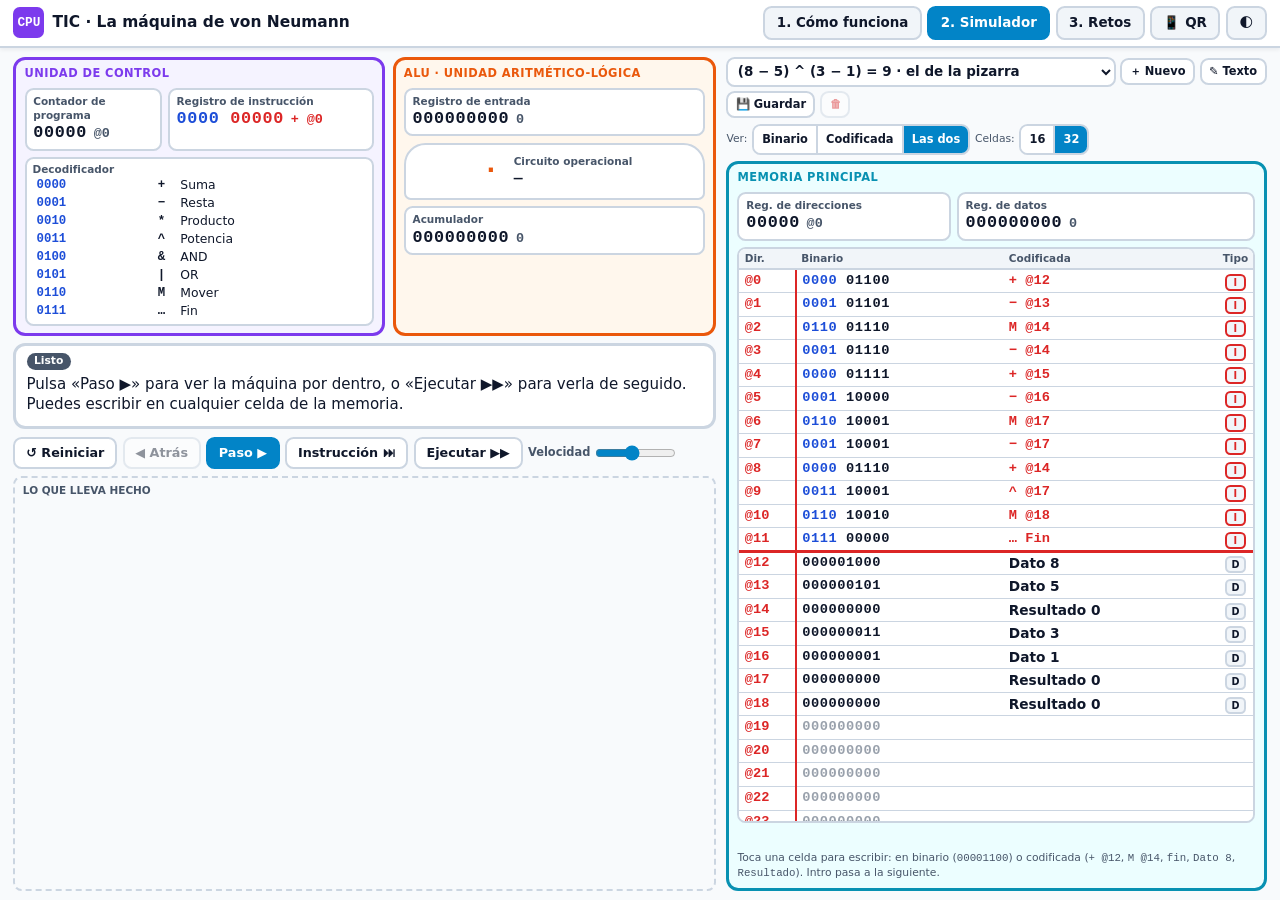
<file: recursos/von-neumann/index.html>
<!DOCTYPE html>
<html lang="es">
<head>
<meta charset="UTF-8">
<meta name="viewport" content="width=device-width, initial-scale=1.0">
<title>La máquina de von Neumann — TIC</title>
<style>
  /* ==========================================================================
     TOKENS (mismos colores que el recurso de binario y ASCII)
     ========================================================================== */
  :root {
    --bg-app: #F8FAFC; --bg-surface: #FFFFFF; --bg-subtle: #F1F5F9;
    --text-main: #0F172A; --text-muted: #475569; --border-color: #CBD5E1;
    --bit-1-bg: #1D4ED8; --bit-1-text: #FFFFFF; --bit-0-bg: #E2E8F0; --bit-0-text: #475569;
    --accent: #0284C7; --accent-dark: #0369A1;
    --ok-bg: #DCFCE7; --ok-border: #16A34A; --ok-text: #14532D;
    --err-bg: #FEE2E2; --err-border: #DC2626; --err-text: #7F1D1D;
    --warn-bg: #FEF3C7; --warn-border: #D97706; --warn-text: #78350F;
    --azul-suave: #EFF6FF; --azul-borde: #BFDBFE; --azul-texto: #1E3A8A; --azul-fuerte: #1D4ED8;
    /* Colores de la pizarra: instrucciones en rojo, códigos en azul */
    --rojo-pizarra: #DC2626; --azul-pizarra: #1D4ED8;
    --uc: #7C3AED; --uc-suave: #F5F3FF;
    --alu: #EA580C; --alu-suave: #FFF7ED;
    --mem: #0891B2; --mem-suave: #ECFEFF;
    --activo: #FACC15; --activo-suave: #FEF9C3;
    --font-sans: system-ui, -apple-system, 'Segoe UI', Roboto, Helvetica, Arial, sans-serif;
    --font-mono: 'Consolas', 'Courier New', ui-monospace, monospace;
    --radius-md: 0.636rem; --radius-lg: 0.909rem;
    --shadow-sm: 0 2px 0.273rem rgba(15, 23, 42, 0.06);
    --alto: 100vh;
  }
  :root[data-theme="dark"] {
    --bg-app: #0B1120; --bg-surface: #111827; --bg-subtle: #1E293B;
    --text-main: #F1F5F9; --text-muted: #94A3B8; --border-color: #334155;
    --bit-1-bg: #2563EB; --bit-0-bg: #1E293B; --bit-0-text: #94A3B8;
    --accent: #38BDF8; --accent-dark: #7DD3FC;
    --ok-bg: #052E16; --ok-border: #22C55E; --ok-text: #BBF7D0;
    --err-bg: #450A0A; --err-border: #EF4444; --err-text: #FECACA;
    --warn-bg: #422006; --warn-border: #F59E0B; --warn-text: #FDE68A;
    --azul-suave: #172554; --azul-borde: #1E40AF; --azul-texto: #BFDBFE; --azul-fuerte: #60A5FA;
    --rojo-pizarra: #F87171; --azul-pizarra: #60A5FA;
    --uc: #A78BFA; --uc-suave: #1E1B4B;
    --alu: #FB923C; --alu-suave: #431407;
    --mem: #22D3EE; --mem-suave: #083344;
    --activo: #FACC15; --activo-suave: #422006;
    --shadow-sm: 0 2px 0.273rem rgba(0, 0, 0, 0.4);
  }

  * { box-sizing: border-box; margin: 0; padding: 0; -webkit-tap-highlight-color: transparent; }
  /* Todo en rem: en la pizarra (16:9) cada vista cabe sin scroll */
  html { font-size: clamp(11px, min(1.05vw, 1.95vh), 64px); }
  html, body { width: 100%; height: var(--alto); overflow: hidden; background: var(--bg-app); color: var(--text-main); font-family: var(--font-sans); line-height: 1.35; }
  button { font: inherit; color: var(--text-main); cursor: pointer; }
  input, textarea, select { font: inherit; color: var(--text-main); background: var(--bg-surface); }
  .mono { font-family: var(--font-mono); }

  .app { display: flex; flex-direction: column; height: 100%; }

  /* Barra superior */
  .top-nav { display: flex; align-items: center; justify-content: space-between; gap: 0.5rem; padding: 0.45rem 1rem; background: var(--bg-surface); border-bottom: 2px solid var(--border-color); box-shadow: var(--shadow-sm); }
  .marca { display: flex; align-items: center; gap: 0.6rem; font-weight: 800; font-size: 1.15rem; white-space: nowrap; }
  .marca-icono { width: 2.3rem; height: 2.3rem; border-radius: 0.5rem; background: var(--uc); color: #fff; display: grid; place-items: center; font-family: var(--font-mono); font-size: 0.95rem; }
  .pestanas { display: flex; gap: 0.4rem; }
  .pestana { min-height: 2.5rem; padding: 0.35rem 0.85rem; border: 2px solid var(--border-color); background: var(--bg-subtle); border-radius: var(--radius-md); font-weight: 700; font-size: 1rem; }
  .pestana.activa { background: var(--accent); border-color: var(--accent); color: #fff; }
  .corto { display: none; }

  main { flex: 1; min-height: 0; padding: 0.7rem 1rem; }
  .vista { display: none; height: 100%; }
  .vista.activa { display: flex; flex-direction: column; gap: 0.6rem; }

  .btn { min-height: 2.4rem; padding: 0.3rem 0.8rem; border: 2px solid var(--border-color); background: var(--bg-surface); border-radius: var(--radius-md); font-weight: 700; font-size: 0.95rem; white-space: nowrap; }
  .btn:hover { border-color: var(--accent); }
  .btn.primario { background: var(--accent); border-color: var(--accent); color: #fff; }
  .btn.peligro { color: var(--err-border); }
  .btn:disabled { opacity: 0.45; cursor: default; }
  .btn.mini { min-height: 2rem; padding: 0.15rem 0.55rem; font-size: 0.85rem; }
  .grupo-btn { display: inline-flex; border: 2px solid var(--border-color); border-radius: var(--radius-md); overflow: hidden; }
  .grupo-btn button { border: 0; background: var(--bg-surface); padding: 0.2rem 0.6rem; min-height: 2rem; font-weight: 700; font-size: 0.85rem; }
  .grupo-btn button + button { border-left: 2px solid var(--border-color); }
  .grupo-btn button.activo { background: var(--accent); color: #fff; }

  /* ==========================================================================
     SIMULADOR
     ========================================================================== */
  .sim { position: relative; flex: 1; min-height: 0; display: grid; grid-template-columns: 1.3fr 1fr; gap: 0.8rem; }
  .col-cpu { display: flex; flex-direction: column; gap: 0.55rem; min-height: 0; }
  .cpu { display: grid; grid-template-columns: 1.15fr 1fr; gap: 0.6rem; }
  .bloque { border: 3px solid; border-radius: var(--radius-lg); padding: 0.45rem 0.6rem 0.55rem; display: flex; flex-direction: column; gap: 0.45rem; }
  .bloque > h3 { font-size: 0.85rem; text-transform: uppercase; letter-spacing: 0.04em; }
  .b-uc { border-color: var(--uc); background: var(--uc-suave); }
  .b-uc > h3 { color: var(--uc); }
  .b-alu { border-color: var(--alu); background: var(--alu-suave); }
  .b-alu > h3 { color: var(--alu); }
  .b-mem { border-color: var(--mem); background: var(--mem-suave); }
  .b-mem > h3 { color: var(--mem); }

  .reg { background: var(--bg-surface); border: 2px solid var(--border-color); border-radius: var(--radius-md); padding: 0.3rem 0.5rem; transition: background 0.2s, border-color 0.2s, box-shadow 0.2s; }
  .reg-nombre { font-size: 0.78rem; font-weight: 700; color: var(--text-muted); display: flex; justify-content: space-between; gap: 0.4rem; }
  .reg-valor { display: flex; align-items: baseline; gap: 0.5rem; flex-wrap: wrap; }
  .bits { font-family: var(--font-mono); font-weight: 800; font-size: 1.25rem; letter-spacing: 0.04em; }
  .bits .codigo { color: var(--azul-pizarra); }
  .bits .dir { color: var(--rojo-pizarra); }
  .reg-extra { font-family: var(--font-mono); font-size: 1rem; font-weight: 700; color: var(--text-muted); }
  .reg.activo { border-color: #CA8A04; background: var(--activo-suave); box-shadow: 0 0 0 0.25rem rgba(250, 204, 21, 0.45); }
  .fila-regs { display: grid; grid-template-columns: 1fr 1.5fr; gap: 0.45rem; }

  /* Decodificador = la tabla de códigos de la pizarra */
  .deco { background: var(--bg-surface); border: 2px solid var(--border-color); border-radius: var(--radius-md); padding: 0.25rem 0.45rem; transition: background 0.2s, box-shadow 0.2s; }
  .deco.activo { border-color: #CA8A04; box-shadow: 0 0 0 0.25rem rgba(250, 204, 21, 0.45); }
  .deco table { width: 100%; border-collapse: collapse; font-size: 0.92rem; }
  .deco td { padding: 0.05rem 0.3rem; }
  .deco td:first-child { font-family: var(--font-mono); font-weight: 800; color: var(--azul-pizarra); }
  .deco td:nth-child(2) { font-family: var(--font-mono); font-weight: 800; text-align: center; width: 2.2rem; }
  .deco tr.activo { background: var(--activo); color: #000; }
  .deco tr.activo td { color: #000; }

  .alu-op { display: flex; align-items: center; justify-content: center; gap: 0.6rem; background: var(--bg-surface); border: 2px solid var(--border-color); border-radius: 1.6rem 1.6rem 0.5rem 0.5rem; padding: 0.35rem; min-height: 4.3rem; transition: background 0.2s, box-shadow 0.2s; }
  .alu-op.activo { border-color: #CA8A04; background: var(--activo-suave); box-shadow: 0 0 0 0.25rem rgba(250, 204, 21, 0.45); }
  .alu-simbolo { font-family: var(--font-mono); font-size: 2.2rem; font-weight: 800; color: var(--alu); min-width: 2.2rem; text-align: center; }
  .alu-cuenta { font-family: var(--font-mono); font-size: 1.1rem; font-weight: 700; }
  .alu-nombre { font-size: 0.78rem; color: var(--text-muted); font-weight: 700; }

  /* Explicación del paso */
  .explica { border: 3px solid var(--border-color); background: var(--bg-surface); border-radius: var(--radius-lg); padding: 0.5rem 0.75rem; min-height: 6.4rem; display: flex; flex-direction: column; gap: 0.25rem; }
  .explica-cab { display: flex; gap: 0.5rem; align-items: center; flex-wrap: wrap; }
  .fase { font-size: 0.8rem; font-weight: 800; padding: 0.1rem 0.55rem; border-radius: 99rem; color: #fff; background: var(--text-muted); }
  .fase.busqueda { background: var(--uc); }
  .fase.ejecucion { background: var(--alu); }
  .fase.fin { background: var(--ok-border); }
  .fase.error { background: var(--err-border); }
  .paso-num { font-size: 0.8rem; color: var(--text-muted); font-weight: 700; }
  .explica-texto { font-size: 1.12rem; }
  .explica.error { border-color: var(--err-border); background: var(--err-bg); color: var(--err-text); }
  .explica.fin { border-color: var(--ok-border); background: var(--ok-bg); color: var(--ok-text); }

  .controles { display: flex; gap: 0.4rem; flex-wrap: wrap; align-items: center; }
  .velocidad { display: flex; align-items: center; gap: 0.35rem; font-size: 0.85rem; font-weight: 700; color: var(--text-muted); }
  .velocidad input { width: 6rem; accent-color: var(--accent); }

  .traza { flex: 1; min-height: 3rem; overflow-y: auto; border: 2px dashed var(--border-color); border-radius: var(--radius-md); padding: 0.3rem 0.55rem; font-family: var(--font-mono); font-size: 0.92rem; }
  .traza-titulo { font-family: var(--font-sans); font-size: 0.78rem; font-weight: 800; color: var(--text-muted); text-transform: uppercase; }
  .traza div.ult { font-weight: 800; }

  /* Memoria */
  .col-mem { display: flex; flex-direction: column; gap: 0.45rem; min-height: 0; }
  .col-mem .bloque { flex: 1; min-height: 0; }
  .barra-mem { display: flex; gap: 0.35rem; flex-wrap: wrap; align-items: center; }
  .barra-mem select { min-height: 2.2rem; border: 2px solid var(--border-color); border-radius: var(--radius-md); padding: 0.1rem 0.4rem; font-weight: 700; max-width: 100%; flex: 1 1 12rem; }
  .regs-mem { display: grid; grid-template-columns: 1fr 1.4fr; gap: 0.45rem; }
  .mem-scroll { flex: 1; min-height: 0; overflow-y: auto; background: var(--bg-surface); border: 2px solid var(--border-color); border-radius: var(--radius-md); position: relative; }
  table.mem { width: 100%; border-collapse: collapse; font-size: 1.02rem; }
  table.mem th { position: sticky; top: 0; z-index: 1; background: var(--bg-subtle); font-size: 0.78rem; text-align: left; padding: 0.2rem 0.4rem; color: var(--text-muted); border-bottom: 2px solid var(--border-color); }
  table.mem td { padding: 0.08rem 0.4rem; border-bottom: 1px solid var(--border-color); height: 1.75rem; }
  table.mem td.c-dir { font-family: var(--font-mono); font-weight: 800; color: var(--rojo-pizarra); width: 4.2rem; white-space: nowrap; border-right: 2px solid var(--rojo-pizarra); }
  table.mem td.c-bin { font-family: var(--font-mono); font-weight: 700; letter-spacing: 0.04em; white-space: nowrap; cursor: text; }
  table.mem td.c-bin .codigo { color: var(--azul-pizarra); }
  table.mem td.c-cod { font-family: var(--font-mono); font-weight: 800; color: var(--rojo-pizarra); white-space: nowrap; cursor: text; }
  table.mem td.c-cod.dato { color: var(--text-main); font-family: var(--font-sans); font-weight: 600; }
  table.mem td.c-tipo { width: 2.4rem; text-align: center; }
  table.mem tr.libre td.c-bin, table.mem tr.libre td.c-cod { color: var(--text-muted); opacity: 0.55; }
  table.mem tr.separa td { border-top: 3px solid var(--rojo-pizarra); }
  table.mem tr.cp td.c-dir::after { content: ' ◀'; color: var(--uc); }
  table.mem tr.activa td { background: var(--activo); color: #000 !important; }
  table.mem tr.activa td * { color: #000 !important; }
  table.mem tr.escrita td { background: var(--ok-bg); }
  table.mem tr.bloqueada td.c-cod, table.mem tr.bloqueada td.c-bin { cursor: not-allowed; }
  .chip { border: 2px solid var(--border-color); border-radius: 0.4rem; background: var(--bg-subtle); font-size: 0.72rem; font-weight: 800; padding: 0 0.3rem; min-width: 1.6rem; }
  .chip.ins { border-color: var(--rojo-pizarra); color: var(--rojo-pizarra); }
  .candado { font-size: 0.8rem; }
  .vista-bin .c-cod, .vista-bin .c-tipo { display: none; }
  .vista-cod .c-bin { display: none; }
  td input.editor { width: 100%; font-family: var(--font-mono); font-weight: 700; font-size: 1rem; border: 2px solid var(--accent); border-radius: 0.3rem; padding: 0 0.25rem; }
  .aviso-mem { font-size: 0.85rem; min-height: 1.2rem; font-weight: 700; }
  .aviso-mem.err { color: var(--err-border); }
  .aviso-mem.ok { color: var(--ok-border); }
  .ayuda-mem { font-size: 0.8rem; color: var(--text-muted); }

  /* Flechas de los buses */
  svg.buses { position: absolute; inset: 0; width: 100%; height: 100%; pointer-events: none; z-index: 5; overflow: visible; }
  svg.buses path { fill: none; stroke: #CA8A04; stroke-width: 4; stroke-linecap: round; stroke-dasharray: 10 7; animation: bus 0.6s linear infinite; }
  @keyframes bus { to { stroke-dashoffset: -17; } }

  /* Banda del reto dentro del simulador */
  .banda-reto { display: none; align-items: center; gap: 0.6rem; flex-wrap: wrap; border: 3px solid var(--warn-border); background: var(--warn-bg); color: var(--warn-text); border-radius: var(--radius-lg); padding: 0.4rem 0.7rem; }
  .banda-reto.activa { display: flex; }
  .banda-reto .texto { flex: 1; font-size: 1rem; min-width: 14rem; }
  .banda-reto strong { font-size: 1.05rem; }

  /* ==========================================================================
     CÓMO FUNCIONA
     ========================================================================== */
  .teoria { display: grid; grid-template-columns: 1fr 1fr 1fr; gap: 0.8rem; flex: 1; min-height: 0; }
  .tarjeta { background: var(--bg-surface); border: 3px solid var(--border-color); border-radius: var(--radius-lg); padding: 0.8rem 1rem; display: flex; flex-direction: column; gap: 0.55rem; overflow-y: auto; }
  .tarjeta h2 { font-size: 1.35rem; }
  .tarjeta p, .tarjeta li { font-size: 1.05rem; }
  .tarjeta ol, .tarjeta ul { padding-left: 1.3rem; display: flex; flex-direction: column; gap: 0.25rem; }
  table.codigos { border-collapse: collapse; width: 100%; font-size: 1.1rem; }
  table.codigos td { padding: 0.15rem 0.5rem; border-bottom: 1px solid var(--border-color); }
  table.codigos td:first-child { font-family: var(--font-mono); font-weight: 800; color: var(--azul-pizarra); }
  table.codigos td:nth-child(2) { font-family: var(--font-mono); font-weight: 800; text-align: center; }
  .formato { display: flex; gap: 0.25rem; font-family: var(--font-mono); font-weight: 800; font-size: 1.5rem; justify-content: center; }
  .formato span { padding: 0.25rem 0.5rem; border-radius: 0.4rem; border: 2px solid; }
  .formato .f-cod { border-color: var(--azul-pizarra); color: var(--azul-pizarra); }
  .formato .f-dir { border-color: var(--rojo-pizarra); color: var(--rojo-pizarra); }
  .pie-formato { display: flex; justify-content: center; gap: 2rem; font-size: 0.9rem; color: var(--text-muted); font-weight: 700; }
  .nota { font-size: 0.92rem !important; color: var(--text-muted); }
  .creditos { font-size: 0.8rem; color: var(--text-muted); text-align: right; }
  .creditos a { color: var(--accent); }

  /* ==========================================================================
     RETOS
     ========================================================================== */
  .retos { display: grid; grid-template-columns: 0.9fr 1.4fr; gap: 0.8rem; flex: 1; min-height: 0; }
  .alumno-linea { display: flex; gap: 0.5rem; align-items: center; flex-wrap: wrap; font-weight: 700; }
  .pill { border: 2px solid var(--border-color); border-radius: 99rem; padding: 0.1rem 0.7rem; font-weight: 800; background: var(--bg-surface); font-size: 0.95rem; }
  .escalera { display: flex; flex-direction: column; gap: 0.35rem; overflow-y: auto; }
  .peldano { display: flex; gap: 0.6rem; align-items: center; text-align: left; border: 2px solid var(--border-color); background: var(--bg-surface); border-radius: var(--radius-md); padding: 0.35rem 0.6rem; font-size: 1rem; }
  .peldano .num { font-family: var(--font-mono); font-weight: 800; width: 1.8rem; }
  .peldano .tit { flex: 1; font-weight: 700; }
  .peldano.hecho { border-color: var(--ok-border); background: var(--ok-bg); color: var(--ok-text); }
  .peldano.actual { border-color: var(--accent); box-shadow: 0 0 0 0.2rem var(--azul-borde); }
  .peldano.cerrado { opacity: 0.55; cursor: not-allowed; }
  .peldano.sel { outline: 3px solid var(--accent); }
  .enunciado h2 { font-size: 1.5rem; }
  .enunciado .datos { font-family: var(--font-mono); font-size: 1.05rem; background: var(--bg-subtle); border-radius: var(--radius-md); padding: 0.45rem 0.7rem; white-space: pre-line; }
  .pista { border-left: 4px solid var(--warn-border); background: var(--warn-bg); color: var(--warn-text); padding: 0.35rem 0.6rem; border-radius: 0.3rem; font-size: 0.98rem; }

  /* Ventanas */
  .fondo-modal { position: fixed; inset: 0; background: rgba(15, 23, 42, 0.65); display: none; align-items: center; justify-content: center; z-index: 100; padding: 1rem; }
  .fondo-modal.abierto { display: flex; }
  .modal { background: var(--bg-surface); border-radius: var(--radius-lg); max-width: 40rem; width: 100%; max-height: 90%; overflow-y: auto; padding: 1.1rem 1.2rem; border: 3px solid var(--border-color); display: flex; flex-direction: column; gap: 0.6rem; }
  .modal h2 { font-size: 1.5rem; }
  .modal textarea { width: 100%; min-height: 16rem; font-family: var(--font-mono); font-size: 1.05rem; border: 2px solid var(--border-color); border-radius: var(--radius-md); padding: 0.5rem; resize: vertical; }
  .modal input[type=text] { width: 100%; font-size: 1.15rem; border: 2px solid var(--border-color); border-radius: var(--radius-md); padding: 0.35rem 0.6rem; }
  .modal .acciones { display: flex; gap: 0.5rem; justify-content: flex-end; flex-wrap: wrap; }
  .resultado-ok { color: var(--ok-text); background: var(--ok-bg); border: 2px solid var(--ok-border); border-radius: var(--radius-md); padding: 0.5rem 0.7rem; }
  .resultado-mal { color: var(--err-text); background: var(--err-bg); border: 2px solid var(--err-border); border-radius: var(--radius-md); padding: 0.5rem 0.7rem; }
  .medalla-icono { font-size: 5rem; text-align: center; }
  .qr-caja { background: #fff; color: #000; padding: 0.8rem; border-radius: var(--radius-md); align-self: center; }
  .qr-svg { display: block; width: min(54vh, 80vw); height: auto; image-rendering: pixelated; }
  .qr-url { margin-top: 0.4rem; font-family: var(--font-mono); font-size: 0.85rem; word-break: break-all; max-width: min(54vh, 80vw); }

  /* ==========================================================================
     MÓVIL Y PANTALLAS ESTRECHAS: SE APILA Y HAY SCROLL
     ========================================================================== */
  @media (max-width: 900px), (max-aspect-ratio: 4/5) {
    html { font-size: 15px; }
    html, body { overflow: auto; height: auto; }
    .app { height: auto; min-height: var(--alto); }
    .top-nav { flex-wrap: wrap; position: sticky; top: 0; z-index: 20; padding: 0.4rem 0.6rem; }
    .marca span { display: none; }
    .largo { display: none; }
    .corto { display: inline; }
    main { padding: 0.5rem; }
    .vista.activa { height: auto; }
    .sim, .teoria, .retos { grid-template-columns: 1fr; }
    .cpu { grid-template-columns: 1fr; }
    .mem-scroll { max-height: 70vh; }
    .col-mem .bloque { flex: none; }
    .bits { font-size: 1.1rem; }
  }
</style>
</head>
<body>
<div class="app">
  <header class="top-nav">
    <div class="marca"><div class="marca-icono">CPU</div><span>TIC · La máquina de von Neumann</span></div>
    <nav class="pestanas" aria-label="Partes del recurso">
      <button class="pestana" data-vista="v-teoria"><span class="largo">1. Cómo funciona</span><span class="corto">Teoría</span></button>
      <button class="pestana activa" data-vista="v-sim"><span class="largo">2. Simulador</span><span class="corto">Simulador</span></button>
      <button class="pestana" data-vista="v-retos"><span class="largo">3. Retos</span><span class="corto">Retos</span></button>
      <button class="pestana" id="btn-qr" title="Abrir esta web en el móvil" aria-label="Código QR para abrir esta web en el móvil">📱<span class="largo"> QR</span></button>
      <button class="pestana" id="btn-tema" title="Cambiar entre tema claro y oscuro" aria-label="Cambiar entre tema claro y oscuro">🌓</button>
    </nav>
  </header>

  <main>
    <!-- ===================== 1. CÓMO FUNCIONA ===================== -->
    <section class="vista" id="v-teoria">
      <div class="teoria">
        <div class="tarjeta">
          <h2>La idea de von Neumann</h2>
          <p>En 1945, John von Neumann describió un ordenador que guarda <strong>el programa y los datos en la misma memoria</strong>. Casi todos los ordenadores de hoy siguen esa idea.</p>
          <ul>
            <li><strong style="color:var(--mem)">Memoria</strong>: celdas numeradas (@0, @1, @2…). Cada una guarda un número en binario.</li>
            <li><strong style="color:var(--uc)">Unidad de control</strong>: va leyendo las instrucciones una a una y decide qué hacer.</li>
            <li><strong style="color:var(--alu)">ALU</strong> (unidad aritmético-lógica): hace las cuentas y deja el resultado en el <strong>acumulador</strong>.</li>
            <li><strong>Buses</strong>: los «cables» por los que viajan direcciones y datos entre las partes.</li>
          </ul>
          <p class="nota">Una celda no «sabe» si es instrucción o dato: son solo bits. Depende de cómo la use la máquina. Pruébalo: ejecuta un programa sin la instrucción de Fin.</p>
        </div>
        <div class="tarjeta">
          <h2>Cómo se codifica una instrucción</h2>
          <div class="formato"><span class="f-cod">0001</span><span class="f-dir">1101</span></div>
          <div class="pie-formato"><span style="color:var(--azul-pizarra)">código de operación</span><span style="color:var(--rojo-pizarra)">dirección</span></div>
          <p style="text-align:center; font-size:1.15rem;"><span class="mono" style="color:var(--rojo-pizarra); font-weight:800; font-size:1.3rem">− @13</span> = «resta al acumulador lo que hay en la celda @13»</p>
          <table class="codigos" aria-label="Tabla de códigos de operación">
            <tbody id="tabla-codigos-teoria"></tbody>
          </table>
          <p class="nota">Con 16 celdas, la dirección ocupa 4 bits y cada celda 8 (un byte). Con 32 celdas, como en la pizarra (@0 a @18), la dirección necesita 5 bits y cada celda 9.</p>
        </div>
        <div class="tarjeta">
          <h2>El ciclo de cada instrucción</h2>
          <ol>
            <li><strong style="color:var(--uc)">Búsqueda</strong>: el contador de programa dice qué celda toca. Su contenido viaja por el bus de datos hasta el registro de instrucción, y el contador avanza.</li>
            <li><strong style="color:var(--uc)">Decodificación</strong>: el decodificador mira los 4 primeros bits y sabe qué operación es.</li>
            <li><strong style="color:var(--alu)">Ejecución</strong>: se trae el dato de la dirección indicada y la ALU opera con el acumulador; o, con <strong>M</strong>, el acumulador se guarda en esa celda.</li>
          </ol>
          <p>El acumulador empieza en 0. Por eso un programa suele empezar con <span class="mono" style="color:var(--rojo-pizarra); font-weight:800">+ @dato</span>, y para dejarlo otra vez a 0 se resta a sí mismo (<span class="mono" style="color:var(--rojo-pizarra); font-weight:800">− @resultado</span>), como en la pizarra.</p>
          <p class="nota">No hay números negativos: si una resta da menos de 0, o un resultado no cabe en los bits de la celda, la máquina se para con un error de desbordamiento.</p>
          <button class="btn primario" onclick="irAVista('v-sim')">Ir al simulador ▶</button>
          <p class="creditos">Inspirado en el simulador de Pedro Gutiérrez y Noemi Navarro (<a href="https://lab.xitrus.es/VonNeumann/" target="_blank" rel="noopener">lab.xitrus.es</a>), del que vienen los programas de ejemplo.</p>
        </div>
      </div>
    </section>

    <!-- ===================== 2. SIMULADOR ===================== -->
    <section class="vista activa" id="v-sim">
      <div class="banda-reto" id="banda-reto">
        <div class="texto"><strong id="banda-titulo"></strong> <span id="banda-texto"></span></div>
        <button class="btn primario" onclick="comprobarReto()">✓ Comprobar</button>
        <button class="btn" onclick="salirDeReto()">Salir del reto</button>
      </div>
      <div class="sim" id="sim">
        <div class="col-cpu">
          <div class="cpu">
            <div class="bloque b-uc">
              <h3>Unidad de control</h3>
              <div class="fila-regs">
                <div class="reg" id="r-cp"><div class="reg-nombre">Contador de programa</div><div class="reg-valor"><span class="bits" id="v-cp"></span><span class="reg-extra" id="x-cp"></span></div></div>
                <div class="reg" id="r-ri"><div class="reg-nombre">Registro de instrucción</div><div class="reg-valor"><span class="bits" id="v-ri"></span><span class="reg-extra" id="x-ri" style="color:var(--rojo-pizarra)"></span></div></div>
              </div>
              <div class="deco" id="r-dec">
                <div class="reg-nombre">Decodificador</div>
                <table><tbody id="tabla-deco"></tbody></table>
              </div>
            </div>
            <div class="bloque b-alu">
              <h3>ALU · unidad aritmético-lógica</h3>
              <div class="reg" id="r-ent"><div class="reg-nombre">Registro de entrada</div><div class="reg-valor"><span class="bits" id="v-ent"></span><span class="reg-extra" id="x-ent"></span></div></div>
              <div class="alu-op" id="r-alu">
                <div class="alu-simbolo" id="alu-simbolo">·</div>
                <div><div class="alu-nombre">Circuito operacional</div><div class="alu-cuenta" id="alu-cuenta">—</div></div>
              </div>
              <div class="reg" id="r-acc"><div class="reg-nombre">Acumulador</div><div class="reg-valor"><span class="bits" id="v-acc"></span><span class="reg-extra" id="x-acc"></span></div></div>
            </div>
          </div>
          <div class="explica" id="explica" aria-live="polite">
            <div class="explica-cab"><span class="fase" id="fase">Listo</span><span class="paso-num" id="paso-num"></span></div>
            <div class="explica-texto" id="explica-texto"></div>
          </div>
          <div class="controles">
            <button class="btn" id="b-reiniciar" onclick="reiniciarEjecucion()" title="Volver al principio con la memoria del programa">↺ Reiniciar</button>
            <button class="btn" id="b-atras" onclick="pasoAtras()" title="Deshacer el último paso">◀ Atrás</button>
            <button class="btn primario" id="b-paso" onclick="pasoAdelante()" title="Siguiente paso (tecla →)">Paso ▶</button>
            <button class="btn" id="b-instr" onclick="instruccionCompleta()" title="Hasta acabar la instrucción">Instrucción ⏭</button>
            <button class="btn" id="b-ejecutar" onclick="alternarEjecutar()">Ejecutar ▶▶</button>
            <label class="velocidad">Velocidad <input type="range" id="velocidad" min="1" max="10" value="5"></label>
          </div>
          <div class="traza" id="traza"><div class="traza-titulo">Lo que lleva hecho</div><div id="traza-lineas"></div></div>
        </div>

        <div class="col-mem">
          <div class="barra-mem">
            <select id="sel-programa" aria-label="Programa"></select>
            <button class="btn mini" onclick="nuevoPrograma()" title="Memoria vacía para escribir un programa">＋ Nuevo</button>
            <button class="btn mini" onclick="abrirTexto()" title="Escribir o copiar el programa como texto">✎ Texto</button>
            <button class="btn mini" onclick="abrirGuardar()" title="Guardar en este navegador">💾 Guardar</button>
            <button class="btn mini peligro" id="b-borrar-prog" onclick="abrirBorrar()" title="Borrar este programa guardado">🗑</button>
          </div>
          <div class="barra-mem">
            <span class="ayuda-mem">Ver:</span>
            <div class="grupo-btn" id="grupo-vista">
              <button data-v="bin">Binario</button><button data-v="cod">Codificada</button><button data-v="las2">Las dos</button>
            </div>
            <span class="ayuda-mem">Celdas:</span>
            <div class="grupo-btn" id="grupo-tam">
              <button data-t="4" title="Direcciones de 4 bits, celdas de 8 bits">16</button><button data-t="5" title="Direcciones de 5 bits, celdas de 9 bits">32</button>
            </div>
          </div>
          <div class="bloque b-mem">
            <h3>Memoria principal</h3>
            <div class="regs-mem">
              <div class="reg" id="r-rdir"><div class="reg-nombre">Reg. de direcciones</div><div class="reg-valor"><span class="bits" id="v-rdir"></span><span class="reg-extra" id="x-rdir"></span></div></div>
              <div class="reg" id="r-rdat"><div class="reg-nombre">Reg. de datos</div><div class="reg-valor"><span class="bits" id="v-rdat"></span><span class="reg-extra" id="x-rdat"></span></div></div>
            </div>
            <div class="mem-scroll" id="mem-scroll">
              <table class="mem" id="tabla-mem">
                <thead><tr><th>Dir.</th><th class="c-bin">Binario</th><th class="c-cod">Codificada</th><th class="c-tipo" title="Instrucción o dato">Tipo</th></tr></thead>
                <tbody id="cuerpo-mem"></tbody>
              </table>
            </div>
            <div class="aviso-mem" id="aviso-mem"></div>
            <div class="ayuda-mem">Toca una celda para escribir: en binario (<span class="mono">00001100</span>) o codificada (<span class="mono">+ @12</span>, <span class="mono">M @14</span>, <span class="mono">fin</span>, <span class="mono">Dato 8</span>, <span class="mono">Resultado</span>). Intro pasa a la siguiente.</div>
          </div>
        </div>
        <svg class="buses" id="buses" aria-hidden="true">
          <defs><marker id="punta" viewBox="0 0 10 10" refX="7" refY="5" markerWidth="4" markerHeight="4" orient="auto-start-reverse"><path d="M0,0 L10,5 L0,10 z" fill="#CA8A04" style="animation:none; stroke:none"/></marker></defs>
          <g id="buses-g"></g>
        </svg>
      </div>
    </section>

    <!-- ===================== 3. RETOS ===================== -->
    <section class="vista" id="v-retos">
      <div class="retos">
        <div class="tarjeta">
          <div class="alumno-linea"><span id="alumno-texto"></span><button class="btn mini" onclick="abrirAlumno()">Cambiar</button></div>
          <div class="alumno-linea"><span class="pill" id="pill-hechos"></span><button class="pill" id="pill-medalla" onclick="verMiMedalla()"></button></div>
          <div class="escalera" id="escalera"></div>
        </div>
        <div class="tarjeta enunciado" id="enunciado"></div>
      </div>
    </section>
  </main>
</div>

<!-- Programa como texto -->
<div class="fondo-modal" id="m-texto">
  <div class="modal">
    <h2>El programa como texto</h2>
    <p class="nota">Una celda por línea, como en la pizarra. Puedes poner la dirección delante (<span class="mono">@12 Dato 8</span>) o no (va en la siguiente). También vale el binario. Lo que va tras <span class="mono">;</span> es un comentario.</p>
    <textarea id="texto-prog" spellcheck="false"></textarea>
    <div class="aviso-mem" id="aviso-texto"></div>
    <div class="acciones">
      <button class="btn" onclick="copiarTexto()">📋 Copiar</button>
      <button class="btn" onclick="cerrarModal('m-texto')">Cancelar</button>
      <button class="btn primario" onclick="cargarTexto()">Cargar en memoria</button>
    </div>
  </div>
</div>

<!-- Guardar programa -->
<div class="fondo-modal" id="m-guardar">
  <form class="modal" onsubmit="event.preventDefault(); guardarPrograma();">
    <h2>Guardar el programa</h2>
    <p class="nota">Se guarda en este navegador. Para llevártelo a otro sitio, usa «✎ Texto» y cópialo.</p>
    <input type="text" id="nombre-prog" maxlength="50" placeholder="Ej. (8 − 5) ^ (3 − 1)" required>
    <div class="acciones">
      <button type="button" class="btn" onclick="cerrarModal('m-guardar')">Cancelar</button>
      <button type="submit" class="btn primario">Guardar</button>
    </div>
  </form>
</div>

<!-- Borrar programa -->
<div class="fondo-modal" id="m-borrar">
  <div class="modal">
    <h2>¿Borrar este programa?</h2>
    <p id="texto-borrar"></p>
    <div class="acciones">
      <button class="btn" onclick="cerrarModal('m-borrar')">Cancelar</button>
      <button class="btn primario" style="background:var(--err-border); border-color:var(--err-border)" onclick="borrarPrograma()">Borrar</button>
    </div>
  </div>
</div>

<!-- Resultado de comprobar un reto -->
<div class="fondo-modal" id="m-resultado">
  <div class="modal">
    <h2 id="res-titulo"></h2>
    <div id="res-cuerpo"></div>
    <div class="acciones" id="res-acciones"></div>
  </div>
</div>

<!-- Nombre y grupo del alumno -->
<div class="fondo-modal" id="m-alumno">
  <form class="modal" onsubmit="event.preventDefault(); guardarAlumno();">
    <h2>¿Quién eres?</h2>
    <p class="nota">Sale junto a tus retos para que tu profesor lo vea. Solo se guarda en este navegador.</p>
    <label for="nombre-alumno"><strong>Nombre y primer apellido</strong></label>
    <input type="text" id="nombre-alumno" maxlength="40" autocomplete="name" required>
    <label for="grupo-alumno"><strong>Grupo</strong></label>
    <input type="text" id="grupo-alumno" maxlength="12" placeholder="Ej. 1.º B" required>
    <div class="acciones"><button type="submit" class="btn primario">Empezar</button></div>
  </form>
</div>

<!-- Medalla -->
<div class="fondo-modal" id="m-medalla" onclick="cerrarModal('m-medalla')">
  <div class="modal" style="text-align:center" onclick="event.stopPropagation()">
    <div class="medalla-icono" id="medalla-icono"></div>
    <h2 id="medalla-titulo"></h2>
    <p id="medalla-texto"></p>
    <div class="acciones" style="justify-content:center"><button class="btn primario" onclick="cerrarModal('m-medalla')">¡Seguir!</button></div>
  </div>
</div>

<!-- QR para abrir la página del site en el móvil -->
<div class="fondo-modal" id="m-qr" onclick="cerrarModal('m-qr')">
  <div class="modal" style="width:auto; max-width:none; align-items:center; text-align:center" onclick="event.stopPropagation()">
    <h2>Ábrelo en tu móvil</h2>
    <p class="nota">Escanea el código con la cámara.</p>
    <div class="qr-caja"><!--QR-INICIO--><svg viewBox="0 0 41 41" class="qr-svg" role="img" aria-label="Código QR de la página" xmlns="http://www.w3.org/2000/svg" class="segno"><path fill="#fff" d="M0 0h41v41h-41z"/><path class="qrline" stroke="#000" d="M2 2.5h7m5 0h1m2 0h1m1 0h1m7 0h1m2 0h1m1 0h7m-37 1h1m5 0h1m2 0h4m1 0h1m1 0h2m2 0h1m1 0h7m1 0h1m5 0h1m-37 1h1m1 0h3m1 0h1m1 0h3m3 0h3m1 0h1m2 0h3m2 0h3m1 0h1m1 0h3m1 0h1m-37 1h1m1 0h3m1 0h1m1 0h1m3 0h1m1 0h1m2 0h1m4 0h5m3 0h1m1 0h3m1 0h1m-37 1h1m1 0h3m1 0h1m1 0h3m1 0h2m1 0h7m1 0h3m2 0h1m1 0h1m1 0h3m1 0h1m-37 1h1m5 0h1m1 0h2m1 0h1m5 0h1m2 0h2m3 0h4m1 0h1m5 0h1m-37 1h7m1 0h1m1 0h1m1 0h1m1 0h1m1 0h1m1 0h1m1 0h1m1 0h1m1 0h1m1 0h1m1 0h1m1 0h7m-29 1h1m1 0h2m1 0h2m2 0h2m2 0h2m5 0h1m-29 1h1m1 0h5m2 0h1m1 0h1m2 0h1m1 0h1m4 0h1m1 0h5m2 0h5m-32 1h1m1 0h1m1 0h2m5 0h2m2 0h1m1 0h3m1 0h2m5 0h1m3 0h1m-35 1h1m1 0h1m1 0h2m1 0h4m3 0h2m2 0h1m2 0h1m1 0h4m2 0h1m2 0h1m1 0h2m-37 1h2m2 0h1m5 0h4m1 0h1m2 0h5m1 0h1m1 0h1m1 0h2m1 0h2m3 0h1m-36 1h1m3 0h2m2 0h1m1 0h2m1 0h2m1 0h3m4 0h3m2 0h8m-37 1h1m1 0h3m2 0h3m2 0h2m2 0h1m1 0h3m2 0h1m4 0h1m2 0h1m3 0h1m-36 1h5m1 0h2m1 0h2m4 0h2m1 0h1m1 0h1m1 0h1m3 0h2m3 0h3m1 0h2m-35 1h2m3 0h2m1 0h2m1 0h2m1 0h1m6 0h1m2 0h1m1 0h5m-32 1h1m1 0h1m2 0h1m1 0h1m1 0h3m1 0h1m3 0h1m1 0h7m2 0h2m1 0h1m1 0h2m-36 1h1m1 0h1m1 0h1m2 0h1m1 0h3m1 0h1m1 0h3m6 0h1m1 0h1m1 0h1m2 0h1m3 0h1m-36 1h1m1 0h1m3 0h5m1 0h1m1 0h1m2 0h1m2 0h1m1 0h1m1 0h5m2 0h1m3 0h2m-37 1h1m1 0h1m2 0h1m1 0h3m1 0h3m2 0h1m1 0h1m2 0h1m1 0h1m2 0h1m1 0h4m1 0h1m2 0h1m-37 1h1m1 0h3m1 0h2m1 0h3m1 0h1m3 0h1m4 0h5m2 0h2m1 0h1m1 0h1m-27 1h1m3 0h2m2 0h6m1 0h1m5 0h1m3 0h1m-33 1h6m1 0h1m2 0h1m1 0h3m1 0h1m2 0h2m4 0h4m1 0h3m1 0h2m-37 1h1m2 0h1m5 0h1m3 0h7m1 0h4m1 0h1m2 0h1m1 0h2m2 0h2m-37 1h1m1 0h1m1 0h4m1 0h5m1 0h2m4 0h1m2 0h4m2 0h3m1 0h3m-37 1h1m2 0h2m2 0h1m1 0h2m3 0h2m2 0h1m1 0h4m1 0h1m2 0h1m2 0h1m-32 1h1m1 0h1m1 0h4m1 0h1m3 0h4m2 0h1m1 0h2m1 0h1m1 0h2m1 0h2m1 0h2m1 0h2m-37 1h1m3 0h2m1 0h3m2 0h1m1 0h2m3 0h5m4 0h1m1 0h1m1 0h2m1 0h2m-37 1h1m1 0h1m1 0h1m1 0h4m4 0h2m1 0h1m1 0h1m2 0h11m1 0h1m1 0h1m-29 1h2m1 0h4m1 0h1m2 0h2m2 0h1m1 0h1m2 0h1m3 0h2m-34 1h7m7 0h3m1 0h1m1 0h1m1 0h1m1 0h1m1 0h1m1 0h1m1 0h1m1 0h1m1 0h3m-37 1h1m5 0h1m1 0h1m2 0h1m1 0h2m1 0h1m3 0h1m2 0h1m2 0h1m1 0h1m3 0h2m1 0h1m-36 1h1m1 0h3m1 0h1m1 0h2m2 0h1m5 0h1m1 0h13m1 0h1m1 0h1m-37 1h1m1 0h3m1 0h1m1 0h1m1 0h1m2 0h1m1 0h2m4 0h1m1 0h1m5 0h2m1 0h2m2 0h1m-37 1h1m1 0h3m1 0h1m1 0h3m3 0h1m2 0h2m1 0h3m3 0h1m6 0h1m1 0h2m-37 1h1m5 0h1m3 0h2m4 0h1m4 0h1m2 0h1m1 0h1m1 0h2m2 0h1m3 0h1m-37 1h7m1 0h1m1 0h1m2 0h2m2 0h2m1 0h1m1 0h1m1 0h2m3 0h1m2 0h5"/></svg><div class="qr-url">https://sites.google.com/g.educaand.es/docente40julio/von-neumann</div><!--QR-FIN--></div>
    <button class="btn primario" onclick="cerrarModal('m-qr')">Cerrar ✕</button>
  </div>
</div>

<script>
'use strict';
/* ==========================================================================
   LA MÁQUINA
   Cada celda: { v: número, tipo: 'ins' | 'dato' | 'libre', etq: texto }.
   El tipo y la etiqueta solo sirven para la vista codificada: la máquina
   solo ve bits, igual que una de verdad.
   ========================================================================== */
const OPS = [
  { cod: '0000', sim: '+', nombre: 'Suma' },
  { cod: '0001', sim: '−', nombre: 'Resta' },
  { cod: '0010', sim: '*', nombre: 'Producto' },
  { cod: '0011', sim: '^', nombre: 'Potencia' },
  { cod: '0100', sim: '&', nombre: 'AND' },
  { cod: '0101', sim: '|', nombre: 'OR' },
  { cod: '0110', sim: 'M', nombre: 'Mover' },
  { cod: '0111', sim: '…', nombre: 'Fin' }
];
const ALMACEN = 'von-neumann-';

let BD = 4;                      /* bits de dirección: 4 → 16 celdas, 5 → 32 */
function tam() { return 1 << BD; }
function W() { return 4 + BD; }  /* bits por celda */
function maxV() { return (1 << W()) - 1; }
function bin(v, n) { return (v >>> 0).toString(2).padStart(n, '0').slice(-n); }
function opDe(v) { return v >> BD; }
function dirDe(v) { return v & (tam() - 1); }
function instr(op, dir) { return (op << BD) | dir; }

/* Texto codificado de una instrucción (sin mirar el tipo) */
function textoInstr(v) {
  const op = opDe(v);
  if (op > 7) return '¿' + bin(op, 4) + '?';
  if (op === 7) return '… Fin';
  return OPS[op].sim + ' @' + dirDe(v);
}
function textoCelda(c) {
  if (c.tipo === 'libre') return '';
  if (c.tipo === 'ins') return textoInstr(c.v);
  return (c.etq || 'Dato') + ' ' + c.v;
}

/* --------------------------------------------------------------------------
   Lectura de una celda escrita a mano (vista codificada)
   -------------------------------------------------------------------------- */
const SIMBOLOS = { '+': 0, '-': 1, '−': 1, '–': 1, '*': 2, 'x': 2, '×': 2, '·': 2, '^': 3, '&': 4, '|': 5, 'm': 6,
  'suma': 0, 'resta': 1, 'producto': 2, 'potencia': 3, 'and': 4, 'or': 5, 'mover': 6, 'mueve': 6 };
function leerCodificada(texto) {
  const t = texto.trim().replace(/\s+/g, ' ');
  if (t === '') return { celda: { v: 0, tipo: 'libre', etq: '' } };
  const tl = t.toLowerCase();
  if (/^(\.{2,}|…|fin|… ?fin|\.\.\. ?fin)$/.test(tl)) return { celda: { v: instr(7, 0), tipo: 'ins', etq: '' } };
  let m = tl.match(/^([+\-−–*x×·^&|m]|suma|resta|producto|potencia|and|or|mover|mueve)\s*@?\s*(\d+)$/);
  if (m) {
    const dir = parseInt(m[2], 10);
    if (dir >= tam()) return { error: 'La dirección @' + dir + ' no existe: esta memoria va de @0 a @' + (tam() - 1) + '.' };
    return { celda: { v: instr(SIMBOLOS[m[1]], dir), tipo: 'ins', etq: '' } };
  }
  if (/^([+\-−–*x×·^&|m]|suma|resta|producto|potencia|and|or|mover|mueve)$/.test(tl)) return { error: 'Falta la dirección: por ejemplo «' + t + ' @12».' };
  m = t.match(/^(dato|resultado|res|[a-záéíóúñü][a-záéíóúñü]*)?\s*(\d+)?$/i);
  if (m && (m[1] || m[2])) {
    let etq = m[1] || 'Dato';
    if (/^res$/i.test(etq)) etq = 'Resultado';
    etq = etq.charAt(0).toUpperCase() + etq.slice(1).toLowerCase();
    const v = m[2] ? parseInt(m[2], 10) : 0;
    if (v > maxV()) return { error: 'El número ' + v + ' no cabe en ' + W() + ' bits (el máximo es ' + maxV() + ').' };
    return { celda: { v, tipo: 'dato', etq } };
  }
  return { error: 'No entiendo «' + t + '». Ejemplos: + @12, − @13, M @14, fin, Dato 8, Resultado.' };
}
function leerBinaria(texto, anterior) {
  const t = texto.replace(/\s+/g, '');
  if (t === '') return { celda: { v: 0, tipo: 'libre', etq: '' } };
  if (!/^[01]+$/.test(t)) return { error: 'En binario solo valen ceros y unos.' };
  if (t.length !== W()) return { error: 'Cada celda tiene ' + W() + ' bits y has escrito ' + t.length + '.' };
  const v = parseInt(t, 2);
  let tipo = anterior.tipo;
  if (tipo === 'libre') tipo = opDe(v) <= 7 ? 'ins' : 'dato';
  return { celda: { v, tipo, etq: tipo === 'dato' ? (anterior.etq || 'Dato') : '' } };
}

/* Programa escrito como texto: una celda por línea */
function leerPrograma(texto) {
  const mem = memoriaVacia();
  let pos = 0;
  const lineas = texto.split(/\r?\n/);
  for (let i = 0; i < lineas.length; i++) {
    let l = lineas[i].replace(/;.*$/, '').trim();
    if (l === '') continue;
    const m = l.match(/^@\s*(\d+)\s*[:|]?\s*(.*)$/);
    if (m) { pos = parseInt(m[1], 10); l = m[2]; }
    if (pos >= tam()) return { error: 'Línea ' + (i + 1) + ': la dirección @' + pos + ' no existe (esta memoria va de @0 a @' + (tam() - 1) + ').' };
    const r = /^[01\s]+$/.test(l) && l.replace(/\s/g, '').length === W() ? leerBinaria(l, mem[pos]) : leerCodificada(l);
    if (r.error) return { error: 'Línea ' + (i + 1) + ': ' + r.error };
    mem[pos] = r.celda;
    pos++;
  }
  return { mem };
}
function escribirPrograma(mem) {
  const lineas = [];
  mem.forEach((c, i) => { if (c.tipo !== 'libre') lineas.push('@' + i + ' ' + textoCelda(c)); });
  return lineas.join('\n');
}
function memoriaVacia() { return Array.from({ length: tam() }, () => ({ v: 0, tipo: 'libre', etq: '' })); }
function copiaMem(mem) { return mem.map(c => ({ v: c.v, tipo: c.tipo, etq: c.etq })); }

/* --------------------------------------------------------------------------
   Programas de ejemplo (los del simulador original y el de la pizarra)
   -------------------------------------------------------------------------- */
const EJEMPLOS = [
  { id: 'e-pizarra', nombre: '(8 − 5) ^ (3 − 1) = 9 · el de la pizarra', bd: 5, texto:
    '@0 + @12\n@1 - @13\n@2 M @14\n@3 - @14\n@4 + @15\n@5 - @16\n@6 M @17\n@7 - @17\n@8 + @14\n@9 ^ @17\n@10 M @18\n@11 fin\n@12 Dato 8\n@13 Dato 5\n@14 Resultado\n@15 Dato 3\n@16 Dato 1\n@17 Resultado\n@18 Resultado' },
  { id: 'e-suma', nombre: '5 + 11 = 16', bd: 4, texto: '+ @4\n+ @5\nM @7\nfin\nDato 5\nDato 11\n@7 Resultado' },
  { id: 'e-pot', nombre: '(1 + 1) ^ 5 = 32', bd: 4, texto: '+ @5\n+ @5\n^ @6\nM @7\nfin\nDato 1\nDato 5\nResultado' },
  { id: 'e-or', nombre: '01001011 OR 01010101 = 01011111', bd: 4, texto: '+ @4\n| @5\nM @7\nfin\nDato 75\nDato 85\n@7 Resultado' },
  { id: 'e-and', nombre: '01001011 AND 01010101 = 01000001', bd: 4, texto: '+ @4\n& @5\nM @7\nfin\nDato 75\nDato 85\n@7 Resultado' },
  { id: 'e-over', nombre: '255 + 1 = desbordamiento', bd: 4, texto: '+ @4\n+ @5\nM @7\nfin\nDato 255\nDato 1\n@7 Resultado' },
  { id: 'e-36', nombre: '((2 ^ 2) + 2) ^ 2 = 36', bd: 4, texto: '+ @6\n^ @6\n+ @6\n^ @6\nM @7\nfin\nDato 2\nResultado' },
  { id: 'e-125', nombre: '(8 − 3) ^ 3 = 125', bd: 4, texto: '+ @5\n- @6\n^ @6\nM @7\nfin\nDato 8\nDato 3\nResultado' },
  { id: 'e-sinfin', nombre: '¿Y si se olvida el Fin? (2 + 3)', bd: 4, texto: '+ @3\n+ @4\nM @5\nDato 2\nDato 3\nResultado' }
];

/* --------------------------------------------------------------------------
   Estado de la ejecución
   -------------------------------------------------------------------------- */
let programa = null;   /* { id, nombre, bd, mem } tal como se cargó o editó */
let E = null;          /* estado de la máquina */
let historial = [];
let reto = null;       /* reto abierto en el simulador */

function estadoInicial(mem) {
  return { mem: copiaMem(mem), cp: 0, ri: 0, rdir: 0, rdat: 0, ent: 0, acc: 0,
    cola: 'busq', i: 0, fin: false, error: null, traza: [], n: 0,
    resaltes: [], flechas: [], fila: null, escrita: null, deco: null, alu: null, fase: 'listo', texto: '', pasoTxt: '' };
}
function clonar(e) { const c = JSON.parse(JSON.stringify(e)); return c; }

/* Un paso de la máquina. Devuelve el estado nuevo (no toca el DOM). */
function paso(e) {
  e.resaltes = []; e.flechas = []; e.fila = null; e.escrita = null; e.alu = null;
  if (e.fin) return e;
  const T = tam();
  const fallo = (txt) => { e.fin = true; e.error = txt; e.fase = 'error'; e.texto = txt; e.pasoTxt = ''; };
  if (e.cola === 'busq') {
    e.fase = 'busqueda';
    const n = e.i + 1;
    e.pasoTxt = 'Paso ' + n + ' de 6';
    if (e.i === 0) {
      e.deco = null;
      e.rdir = e.cp;
      e.resaltes = ['r-cp', 'r-rdir']; e.flechas = [['r-cp', 'r-rdir']];
      e.texto = 'La unidad de control copia el contador de programa (@' + e.cp + ') en el registro de direcciones: ahí está la siguiente instrucción.';
    } else if (e.i === 1) {
      e.cp = e.cp + 1;
      e.resaltes = ['r-cp'];
      e.texto = 'El contador de programa avanza a @' + e.cp + ' para la próxima vez.';
      if (e.cp >= T) e.texto = 'El contador de programa ya ha llegado al final de la memoria.';
    } else if (e.i === 2) {
      e.fila = e.rdir;
      e.resaltes = ['r-rdir']; e.flechas = [['r-rdir', 'fila']];
      e.texto = 'Por el bus de direcciones, la memoria localiza la celda @' + e.rdir + '.';
    } else if (e.i === 3) {
      e.fila = e.rdir;
      e.rdat = e.mem[e.rdir].v;
      e.resaltes = ['r-rdat']; e.flechas = [['fila', 'r-rdat']];
      e.texto = 'Su contenido (' + bin(e.rdat, W()) + ') viaja por el bus de datos hasta el registro de datos.';
    } else if (e.i === 4) {
      e.ri = e.rdat;
      e.resaltes = ['r-ri']; e.flechas = [['r-rdat', 'r-ri']];
      e.texto = 'Del registro de datos pasa al registro de instrucción de la unidad de control.';
    } else if (e.i === 5) {
      const op = opDe(e.ri);
      e.deco = op;
      e.fase = 'decodificacion';
      e.resaltes = ['r-ri', 'r-dec']; e.flechas = [['r-ri', 'r-dec']];
      if (op > 7) { fallo('El decodificador lee ' + bin(op, 4) + ', que no es ningún código de operación. La máquina se para. ¿Se ha llegado a una celda de datos sin pasar por Fin?'); return e; }
      e.texto = 'El decodificador lee los 4 primeros bits, ' + OPS[op].cod + ': es «' + OPS[op].nombre + '» (' + OPS[op].sim + ').';
    }
    e.i++;
    if (e.i === 6) { const op = opDe(e.ri); e.cola = op <= 5 ? 'alu' : (op === 6 ? 'mover' : 'fin'); e.i = 0; }
    return e;
  }
  const op = opDe(e.ri), dir = dirDe(e.ri);
  e.fase = 'ejecucion';
  if (e.cola === 'alu') {
    e.pasoTxt = 'Paso ' + (e.i + 1) + ' de 5';
    if (e.i === 0) {
      e.rdir = dir;
      e.resaltes = ['r-ri', 'r-rdir']; e.flechas = [['r-ri', 'r-rdir']];
      e.texto = 'Los últimos ' + BD + ' bits de la instrucción (' + bin(dir, BD) + ' = @' + dir + ') van al registro de direcciones: es donde está el dato.';
    } else if (e.i === 1) {
      e.fila = dir;
      e.resaltes = ['r-rdir']; e.flechas = [['r-rdir', 'fila']];
      e.texto = 'La memoria localiza la celda @' + dir + '.';
    } else if (e.i === 2) {
      e.fila = dir; e.rdat = e.mem[dir].v;
      e.resaltes = ['r-rdat']; e.flechas = [['fila', 'r-rdat']];
      e.texto = 'El dato (' + e.rdat + ') viaja por el bus de datos hasta el registro de datos.';
    } else if (e.i === 3) {
      e.ent = e.rdat;
      e.resaltes = ['r-ent']; e.flechas = [['r-rdat', 'r-ent']];
      e.texto = 'Pasa al registro de entrada de la ALU.';
    } else if (e.i === 4) {
      const a = e.acc, b = e.ent;
      let r;
      switch (op) {
        case 0: r = a + b; break;
        case 1: r = a - b; break;
        case 2: r = a * b; break;
        case 3: r = Math.pow(a, b); break;
        case 4: r = a & b; break;
        case 5: r = a | b; break;
      }
      e.alu = { op, a, b, r };
      e.resaltes = ['r-acc', 'r-ent', 'r-alu']; e.flechas = [['r-ent', 'r-alu'], ['r-alu', 'r-acc']];
      if (r < 0) { fallo('La ALU calcula ' + a + ' ' + OPS[op].sim + ' ' + b + ' = ' + r + '. Esta máquina no tiene números negativos: desbordamiento. Se para.'); e.resaltes = ['r-alu']; return e; }
      if (r > maxV()) { fallo('La ALU calcula ' + a + ' ' + OPS[op].sim + ' ' + b + ' = ' + r + ', que no cabe en ' + W() + ' bits (máximo ' + maxV() + '): desbordamiento (OVERFLOW). Se para.'); e.resaltes = ['r-alu']; return e; }
      e.acc = r;
      e.texto = 'La ALU hace acumulador ' + OPS[op].sim + ' entrada: ' + a + ' ' + OPS[op].sim + ' ' + b + ' = ' + r + ', y lo deja en el acumulador.';
      if (op >= 4) e.texto = 'La ALU hace ' + OPS[op].nombre + ' bit a bit: ' + bin(a, W()) + ' ' + OPS[op].sim + ' ' + bin(b, W()) + ' = ' + bin(r, W()) + ' (' + r + '), y lo deja en el acumulador.';
      terminarInstr(e, 'Acumulador = ' + r);
      return e;
    }
    e.i++;
    return e;
  }
  if (e.cola === 'mover') {
    e.pasoTxt = 'Paso ' + (e.i + 1) + ' de 3';
    if (e.i === 0) {
      e.rdir = dir;
      e.resaltes = ['r-ri', 'r-rdir']; e.flechas = [['r-ri', 'r-rdir']];
      e.texto = 'Mover: la dirección de destino (@' + dir + ') va al registro de direcciones.';
    } else if (e.i === 1) {
      e.rdat = e.acc;
      e.resaltes = ['r-acc', 'r-rdat']; e.flechas = [['r-acc', 'r-rdat']];
      e.texto = 'El acumulador (' + e.acc + ') envía su valor al registro de datos.';
    } else if (e.i === 2) {
      const c = e.mem[dir];
      const eraIns = c.tipo === 'ins';
      c.v = e.rdat;
      if (c.tipo !== 'dato') { c.tipo = 'dato'; c.etq = 'Resultado'; }
      e.fila = dir; e.escrita = dir;
      e.resaltes = ['r-rdat']; e.flechas = [['r-rdat', 'fila']];
      e.texto = 'Se escribe ' + e.rdat + ' en la celda @' + dir + '.' + (eraIns ? ' ¡Ojo! Ahí había una instrucción: el programa se ha modificado a sí mismo.' : '');
      terminarInstr(e, '@' + dir + ' = ' + e.rdat);
      return e;
    }
    e.i++;
    return e;
  }
  if (e.cola === 'fin') {
    e.pasoTxt = '';
    e.fin = true; e.fase = 'fin';
    e.resaltes = ['r-dec', 'r-acc'];
    e.texto = 'Fin del programa. La máquina se para con ' + e.acc + ' en el acumulador.' + resumenResultados(e);
    e.traza.push({ dir: e.cp - 1, ins: '… Fin', efecto: 'parada' });
    return e;
  }
  return e;
}
function terminarInstr(e, efecto) {
  e.traza.push({ dir: e.cp - 1, ins: textoInstr(e.ri), efecto });
  e.n++;
  e.cola = 'busq'; e.i = 0;
  if (e.cp >= tam() && !e.fin) {
    /* La siguiente búsqueda se saldría de la memoria */
  }
}
function resumenResultados(e) {
  const r = [];
  e.mem.forEach((c, i) => { if (c.tipo === 'dato' && /^resultado/i.test(c.etq)) r.push('@' + i + ' = ' + c.v); });
  return r.length ? ' Resultados: ' + r.join(', ') + '.' : '';
}
/* Comprobación del contador antes de cada búsqueda */
function pasoSeguro(e) {
  if (!e.fin && e.cola === 'busq' && e.i === 0 && e.cp >= tam()) {
    e.resaltes = ['r-cp']; e.flechas = []; e.fila = null;
    e.fin = true; e.error = 'El contador de programa ha llegado a @' + e.cp + ', que no existe: el programa se ha salido de la memoria sin encontrar Fin.';
    e.fase = 'error'; e.texto = e.error; e.pasoTxt = '';
    return e;
  }
  return paso(e);
}

/* Ejecutar entero sin dibujar (retos) */
function ejecutarEntero(mem) {
  let e = estadoInicial(mem);
  for (let k = 0; k < 5000 && !e.fin; k++) e = pasoSeguro(e);
  return e;
}

/* ==========================================================================
   DIBUJO
   ========================================================================== */
const $ = (id) => document.getElementById(id);
let vistaMem = 'las2';

function bitsInstr(el, v) {
  el.textContent = '';
  const s = bin(v, W());
  const a = document.createElement('span'); a.className = 'codigo'; a.textContent = s.slice(0, 4);
  const b = document.createElement('span'); b.className = 'dir'; b.textContent = s.slice(4);
  el.appendChild(a); el.appendChild(document.createTextNode(' ')); el.appendChild(b);
}
function pintarRegistros() {
  $('v-cp').textContent = bin(E.cp, BD + (E.cp >= tam() ? 1 : 0));
  $('x-cp').textContent = '@' + E.cp;
  bitsInstr($('v-ri'), E.ri);
  $('x-ri').textContent = textoInstr(E.ri);
  $('v-rdir').textContent = bin(E.rdir, BD); $('x-rdir').textContent = '@' + E.rdir;
  $('v-rdat').textContent = bin(E.rdat, W()); $('x-rdat').textContent = E.rdat;
  $('v-ent').textContent = bin(E.ent, W()); $('x-ent').textContent = E.ent;
  $('v-acc').textContent = bin(E.acc, W()); $('x-acc').textContent = E.acc;
  ['r-cp', 'r-ri', 'r-dec', 'r-rdir', 'r-rdat', 'r-ent', 'r-alu', 'r-acc'].forEach(id => $(id).classList.toggle('activo', E.resaltes.includes(id)));
  /* Decodificador */
  [...$('tabla-deco').children].forEach((tr, i) => tr.classList.toggle('activo', E.deco === i));
  /* ALU */
  if (E.alu) {
    $('alu-simbolo').textContent = OPS[E.alu.op].sim;
    $('alu-cuenta').textContent = E.alu.a + ' ' + OPS[E.alu.op].sim + ' ' + E.alu.b + ' = ' + E.alu.r;
  } else if (E.deco !== null && E.deco <= 5) {
    $('alu-simbolo').textContent = OPS[E.deco].sim;
    $('alu-cuenta').textContent = 'preparada para ' + OPS[E.deco].nombre.toLowerCase();
  } else { $('alu-simbolo').textContent = '·'; $('alu-cuenta').textContent = '—'; }
  /* Explicación */
  const nombres = { listo: 'Listo', busqueda: 'Búsqueda', decodificacion: 'Decodificación', ejecucion: 'Ejecución', fin: 'Fin', error: 'Error' };
  const f = $('fase');
  f.textContent = nombres[E.fase];
  f.className = 'fase ' + (E.fase === 'decodificacion' ? 'busqueda' : E.fase);
  $('paso-num').textContent = E.pasoTxt + (E.fase !== 'listo' ? ' · instrucciones hechas: ' + E.n : '');
  $('explica-texto').textContent = E.fase === 'listo'
    ? (reto ? 'Escribe tu programa en la memoria y pulsa «Paso ▶» o «Ejecutar» para probarlo. Cuando funcione, «✓ Comprobar».' : 'Pulsa «Paso ▶» para ver la máquina por dentro, o «Ejecutar ▶▶» para verla de seguido. Puedes escribir en cualquier celda de la memoria.')
    : E.texto;
  $('explica').className = 'explica' + (E.fase === 'error' ? ' error' : (E.fase === 'fin' ? ' fin' : ''));
  /* Traza */
  const tz = $('traza-lineas'); tz.textContent = '';
  E.traza.forEach((t, k) => {
    const d = document.createElement('div');
    d.textContent = '@' + t.dir + '  ' + t.ins + '  →  ' + t.efecto;
    if (k === E.traza.length - 1) d.className = 'ult';
    tz.appendChild(d);
  });
  $('traza').scrollTop = $('traza').scrollHeight;
  /* Botones */
  $('b-atras').disabled = historial.length === 0;
  $('b-paso').disabled = E.fin; $('b-instr').disabled = E.fin; $('b-ejecutar').disabled = E.fin && !temporizador;
}

function pintarMemoria() {
  const cuerpo = $('cuerpo-mem');
  cuerpo.textContent = '';
  const tabla = $('tabla-mem');
  tabla.className = 'mem vista-' + vistaMem;
  /* Raya roja entre el programa y los datos, como en la pizarra */
  let primerDato = -1;
  for (let i = 0; i < E.mem.length; i++) {
    if (E.mem[i].tipo === 'dato') { primerDato = i; break; }
  }
  E.mem.forEach((c, i) => {
    const tr = document.createElement('tr');
    tr.id = 'fila-' + i;
    let cls = c.tipo;
    if (i === primerDato && i > 0) cls += ' separa';
    if (!E.fin && i === E.cp && E.fase !== 'listo') cls += ' cp';
    if (E.fila === i) cls += ' activa';
    if (E.escrita === i) cls += ' escrita';
    if (celdaBloqueada(i)) cls += ' bloqueada';
    tr.className = cls;
    const td0 = document.createElement('td'); td0.className = 'c-dir'; td0.textContent = '@' + i;
    const td1 = document.createElement('td'); td1.className = 'c-bin';
    const s = bin(c.v, W());
    if (c.tipo === 'ins') {
      const a = document.createElement('span'); a.className = 'codigo'; a.textContent = s.slice(0, 4);
      td1.appendChild(a); td1.appendChild(document.createTextNode(' ' + s.slice(4)));
    } else td1.textContent = s;
    td1.onclick = () => editarCelda(i, 'bin');
    const td2 = document.createElement('td'); td2.className = 'c-cod' + (c.tipo === 'dato' ? ' dato' : '');
    td2.textContent = textoCelda(c);
    td2.onclick = () => editarCelda(i, 'cod');
    const td3 = document.createElement('td'); td3.className = 'c-tipo';
    if (celdaBloqueada(i)) { const sp = document.createElement('span'); sp.className = 'candado'; sp.textContent = '🔒'; sp.title = 'Celda del reto: no se puede cambiar'; td3.appendChild(sp); }
    else if (c.tipo !== 'libre') {
      const b = document.createElement('button');
      b.className = 'chip' + (c.tipo === 'ins' ? ' ins' : '');
      b.textContent = c.tipo === 'ins' ? 'I' : 'D';
      b.title = 'Leer esta celda como ' + (c.tipo === 'ins' ? 'dato' : 'instrucción') + ' (los bits no cambian)';
      b.onclick = (ev) => { ev.stopPropagation(); alternarTipo(i); };
      td3.appendChild(b);
    }
    tr.append(td0, td1, td2, td3);
    cuerpo.appendChild(tr);
  });
  [...$('grupo-vista').children].forEach(b => b.classList.toggle('activo', b.dataset.v === vistaMem));
  [...$('grupo-tam').children].forEach(b => { b.classList.toggle('activo', +b.dataset.t === BD); b.disabled = !!reto; });
}

/* Flechas entre las piezas (buses) */
function centroBorde(r, hacia) {
  const cx = r.left + r.width / 2, cy = r.top + r.height / 2;
  const dx = hacia.x - cx, dy = hacia.y - cy;
  if (dx === 0 && dy === 0) return { x: cx, y: cy };
  const sx = (r.width / 2) / Math.abs(dx || 1e-9), sy = (r.height / 2) / Math.abs(dy || 1e-9);
  const s = Math.min(sx, sy);
  return { x: cx + dx * s, y: cy + dy * s };
}
function pintarBuses() {
  const g = $('buses-g'); g.textContent = '';
  if (!E.flechas.length) return;
  const base = $('sim').getBoundingClientRect();
  const scroll = $('mem-scroll');
  const rect = (id) => {
    let el = id === 'fila' ? $('fila-' + E.fila) : $(id);
    if (!el) return null;
    let r = el.getBoundingClientRect();
    if (id === 'fila') {
      /* Solo la parte de la fila que se ve */
      const rs = scroll.getBoundingClientRect();
      const top = Math.max(r.top, rs.top), bottom = Math.min(r.bottom, rs.bottom);
      r = { left: r.left, top, width: Math.min(r.width, 14 * parseFloat(getComputedStyle(document.documentElement).fontSize)), height: Math.max(bottom - top, 4) };
    }
    if (r.width === 0) return null;
    return { left: r.left - base.left, top: r.top - base.top, width: r.width, height: r.height };
  };
  E.flechas.forEach(([de, a]) => {
    const r1 = rect(de), r2 = rect(a);
    if (!r1 || !r2) return;
    const c1 = { x: r1.left + r1.width / 2, y: r1.top + r1.height / 2 }, c2 = { x: r2.left + r2.width / 2, y: r2.top + r2.height / 2 };
    const p1 = centroBorde(r1, c2), p2 = centroBorde(r2, c1);
    const p = document.createElementNS('http://www.w3.org/2000/svg', 'path');
    const mx = (p1.x + p2.x) / 2;
    p.setAttribute('d', Math.abs(p1.y - p2.y) > 8 && Math.abs(p1.x - p2.x) > 40
      ? `M${p1.x},${p1.y} C${mx},${p1.y} ${mx},${p2.y} ${p2.x},${p2.y}`
      : `M${p1.x},${p1.y} L${p2.x},${p2.y}`);
    p.setAttribute('marker-end', 'url(#punta)');
    g.appendChild(p);
  });
}
/* Que la celda que se está usando se vea en la memoria */
function filaVisible() {
  if (E.fila === null) return;
  const scroll = $('mem-scroll'), fila = $('fila-' + E.fila);
  if (!fila) return;
  const rf = fila.getBoundingClientRect(), rs = scroll.getBoundingClientRect();
  if (rf.top < rs.top + rf.height || rf.bottom > rs.bottom) scroll.scrollTop += (rf.top - rs.top) - rs.height / 2;
}
function pintar() { pintarRegistros(); pintarMemoria(); filaVisible(); requestAnimationFrame(pintarBuses); }

/* ==========================================================================
   CONTROLES DE EJECUCIÓN
   ========================================================================== */
let temporizador = null;
function pasoAdelante() {
  if (E.fin) return;
  historial.push(clonar(E));
  if (historial.length > 3000) historial.shift();
  E = pasoSeguro(E);
  pintar();
}
function pasoAtras() {
  parar();
  if (!historial.length) return;
  E = historial.pop();
  pintar();
}
function instruccionCompleta() {
  if (E.fin) return;
  parar();
  historial.push(clonar(E));
  const n = E.n;
  let k = 0;
  do { E = pasoSeguro(E); k++; } while (!E.fin && E.n === n && k < 20);
  pintar();
}
const RETARDOS = [1600, 1200, 900, 650, 480, 340, 230, 140, 70, 25];
function alternarEjecutar() { if (temporizador) parar(); else arrancar(); }
function arrancar() {
  if (E.fin) return;
  $('b-ejecutar').textContent = 'Pausa ⏸';
  const tic = () => {
    pasoAdelante();
    if (E.fin) { parar(); return; }
    temporizador = setTimeout(tic, RETARDOS[$('velocidad').value - 1]);
  };
  temporizador = setTimeout(tic, 50);
}
function parar() {
  if (temporizador) clearTimeout(temporizador);
  temporizador = null;
  $('b-ejecutar').textContent = 'Ejecutar ▶▶';
  $('b-ejecutar').disabled = E && E.fin;
}
function reiniciarEjecucion() {
  parar();
  historial = [];
  E = estadoInicial(programa.mem);
  pintar();
}

/* ==========================================================================
   EDICIÓN DE LA MEMORIA
   ========================================================================== */
function aviso(txt, tipo) { const a = $('aviso-mem'); a.textContent = txt || ''; a.className = 'aviso-mem' + (tipo ? ' ' + tipo : ''); }
function celdaBloqueada(i) { return !!(reto && reto.bloqueadas.includes(i)); }
function editarCelda(i, modo) {
  if (celdaBloqueada(i)) { aviso('@' + i + ' es una celda del reto: no se puede cambiar.', 'err'); return; }
  parar();
  const fila = $('fila-' + i);
  const td = fila.querySelector(modo === 'bin' ? '.c-bin' : '.c-cod');
  if (td.querySelector('input')) return;
  const c = programa.mem[i];
  const inp = document.createElement('input');
  inp.className = 'editor';
  inp.value = modo === 'bin' ? (c.tipo === 'libre' ? '' : bin(c.v, W())) : textoCelda(c).replace('… Fin', 'fin');
  inp.setAttribute('aria-label', 'Celda @' + i);
  inp.spellcheck = false;
  if (modo === 'bin') inp.inputMode = 'numeric';
  td.textContent = '';
  td.appendChild(inp);
  inp.focus(); inp.select();
  let hecho = false;
  const confirmar = (siguiente) => {
    if (hecho) return;
    const r = modo === 'bin' ? leerBinaria(inp.value, c) : leerCodificada(inp.value);
    if (r.error) { aviso('@' + i + ': ' + r.error, 'err'); inp.focus(); return; }
    hecho = true;
    programa.mem[i] = r.celda;
    programaEditado();
    aviso('');
    if (siguiente && i + 1 < tam()) {
      let j = i + 1;
      while (j < tam() && celdaBloqueada(j)) j++;
      if (j < tam()) editarCelda(j, modo);
    }
  };
  inp.addEventListener('keydown', (ev) => {
    if (ev.key === 'Enter') { ev.preventDefault(); confirmar(true); }
    else if (ev.key === 'Escape') { hecho = true; aviso(''); pintar(); }
    else if (ev.key === 'ArrowDown' || ev.key === 'Tab') { ev.preventDefault(); confirmar(true); }
  });
  inp.addEventListener('blur', () => setTimeout(() => { if (!hecho) { const r = modo === 'bin' ? leerBinaria(inp.value, c) : leerCodificada(inp.value); if (r.error) { hecho = true; aviso('@' + i + ': ' + r.error + ' No se ha cambiado.', 'err'); pintar(); } else confirmar(false); } }, 0));
}
function alternarTipo(i) {
  const c = programa.mem[i];
  if (c.tipo === 'ins') { c.tipo = 'dato'; c.etq = 'Dato'; }
  else if (c.tipo === 'dato') { c.tipo = 'ins'; c.etq = ''; }
  aviso('@' + i + ': mismos bits, ahora leídos como ' + (c.tipo === 'ins' ? 'instrucción (' + textoInstr(c.v) + ')' : 'dato (' + c.v + ')') + '.', 'ok');
  programaEditado();
}
/* Cualquier cambio en la memoria vuelve a empezar la ejecución */
function programaEditado() {
  if (programa.id && programa.id.startsWith('e-')) { programa.id = null; programa.nombre = programa.nombre + ' (cambiado)'; actualizarSelector(); }
  if (reto) guardarIntentoReto();
  reiniciarEjecucion();
}

/* ==========================================================================
   PROGRAMAS: EJEMPLOS Y GUARDADOS
   ========================================================================== */
function leerGuardados() { try { return JSON.parse(localStorage.getItem(ALMACEN + 'programas') || '[]'); } catch (e) { return []; } }
function escribirGuardados(l) { try { localStorage.setItem(ALMACEN + 'programas', JSON.stringify(l)); return true; } catch (e) { return false; } }

function ponerTam(bd) { BD = bd; }
function cargarEjemplo(id) {
  const ej = EJEMPLOS.find(x => x.id === id);
  ponerTam(ej.bd);
  programa = { id: ej.id, nombre: ej.nombre, bd: ej.bd, mem: leerPrograma(ej.texto).mem };
  aviso('');
  reiniciarEjecucion();
}
function cargarGuardado(id) {
  const p = leerGuardados().find(x => x.id === id);
  if (!p) return;
  ponerTam(p.bd);
  programa = { id: p.id, nombre: p.nombre, bd: p.bd, mem: copiaMem(p.mem) };
  aviso('');
  reiniciarEjecucion();
}
function actualizarSelector() {
  const sel = $('sel-programa');
  sel.textContent = '';
  if (reto) {
    const o = document.createElement('option'); o.textContent = 'Reto ' + (reto.n + 1) + ' · ' + reto.def.titulo; o.value = ''; sel.appendChild(o); sel.disabled = true;
    $('b-borrar-prog').disabled = true;
    return;
  }
  sel.disabled = false;
  const g1 = document.createElement('optgroup'); g1.label = 'Ejemplos';
  EJEMPLOS.forEach(ej => { const o = document.createElement('option'); o.value = ej.id; o.textContent = ej.nombre; g1.appendChild(o); });
  sel.appendChild(g1);
  const guardados = leerGuardados();
  if (guardados.length) {
    const g2 = document.createElement('optgroup'); g2.label = 'Mis programas';
    guardados.forEach(p => { const o = document.createElement('option'); o.value = p.id; o.textContent = p.nombre; g2.appendChild(o); });
    sel.appendChild(g2);
  }
  if (!programa.id) {
    const o = document.createElement('option'); o.value = ''; o.textContent = '✎ ' + programa.nombre; sel.insertBefore(o, sel.firstChild);
  }
  sel.value = programa.id || '';
  $('b-borrar-prog').disabled = !(programa.id && programa.id.startsWith('p-'));
}
$('sel-programa').addEventListener('change', (ev) => {
  const id = ev.target.value;
  if (!id) return;
  if (id.startsWith('e-')) cargarEjemplo(id); else cargarGuardado(id);
  actualizarSelector();
});
function nuevoPrograma() {
  programa = { id: null, nombre: 'Programa nuevo', bd: BD, mem: memoriaVacia() };
  actualizarSelector();
  reiniciarEjecucion();
  aviso('Memoria vacía. Toca @0 y escribe la primera instrucción.', 'ok');
}
function abrirModal(id) { $(id).classList.add('abierto'); }
function cerrarModal(id) { $(id).classList.remove('abierto'); }
function abrirTexto() {
  parar();
  $('texto-prog').value = escribirPrograma(programa.mem);
  $('aviso-texto').textContent = '';
  abrirModal('m-texto');
  $('texto-prog').focus();
}
function cargarTexto() {
  const r = leerPrograma($('texto-prog').value);
  if (r.error) { $('aviso-texto').textContent = r.error; $('aviso-texto').className = 'aviso-mem err'; return; }
  if (reto) {
    for (const i of reto.bloqueadas) r.mem[i] = copiaMem([reto.memBase[i]])[0];
  }
  programa.mem = r.mem;
  cerrarModal('m-texto');
  programaEditado();
  aviso('Programa cargado en memoria.' + (reto ? ' Las celdas del reto (🔒) no cambian.' : ''), 'ok');
}
function copiarTexto() {
  const t = $('texto-prog');
  t.select();
  const ok = () => { $('aviso-texto').textContent = 'Copiado.'; $('aviso-texto').className = 'aviso-mem ok'; };
  if (navigator.clipboard) navigator.clipboard.writeText(t.value).then(ok, () => { try { document.execCommand('copy'); ok(); } catch (e) { /* nada */ } });
  else { try { document.execCommand('copy'); ok(); } catch (e) { /* nada */ } }
}
function abrirGuardar() {
  if (reto) { aviso('En un reto tu programa se guarda solo.', 'ok'); return; }
  $('nombre-prog').value = programa.id && programa.id.startsWith('p-') ? programa.nombre : '';
  abrirModal('m-guardar');
  $('nombre-prog').focus();
}
function guardarPrograma() {
  const nombre = $('nombre-prog').value.trim().slice(0, 50);
  if (!nombre) return;
  const l = leerGuardados();
  let p = l.find(x => x.nombre === nombre);
  if (!p) { p = { id: 'p-' + Date.now().toString(36) }; l.push(p); }
  Object.assign(p, { nombre, bd: BD, mem: copiaMem(programa.mem) });
  if (!escribirGuardados(l)) { aviso('Este navegador no deja guardar. Usa «✎ Texto» y copia el programa.', 'err'); cerrarModal('m-guardar'); return; }
  programa.id = p.id; programa.nombre = nombre;
  cerrarModal('m-guardar');
  actualizarSelector();
  aviso('Guardado como «' + nombre + '».', 'ok');
}
function abrirBorrar() {
  if (!(programa.id && programa.id.startsWith('p-'))) return;
  $('texto-borrar').textContent = '«' + programa.nombre + '» se borrará de este navegador.';
  abrirModal('m-borrar');
}
function borrarPrograma() {
  escribirGuardados(leerGuardados().filter(x => x.id !== programa.id));
  cerrarModal('m-borrar');
  cargarEjemplo(EJEMPLOS[0].id);
  actualizarSelector();
}
/* Cambiar el número de celdas: se recodifican las instrucciones */
function cambiarTam(nuevo) {
  if (nuevo === BD || reto) return;
  const viejo = BD;
  const mem = programa.mem;
  const nt = 1 << nuevo, nmax = (1 << (4 + nuevo)) - 1;
  for (let i = nt; i < mem.length; i++) if (mem[i].tipo !== 'libre') { aviso('No cabe en 16 celdas: hay algo escrito en @' + i + '.', 'err'); return; }
  const nueva = [];
  for (let i = 0; i < nt; i++) {
    const c = i < mem.length ? { ...mem[i] } : { v: 0, tipo: 'libre', etq: '' };
    if (c.tipo === 'ins') {
      const op = c.v >> viejo, dir = c.v & ((1 << viejo) - 1);
      if (dir >= nt) { aviso('No cabe en 16 celdas: @' + i + ' usa la dirección @' + dir + '.', 'err'); return; }
      c.v = (op << nuevo) | dir;
    } else if (c.v > nmax) { aviso('No cabe: el dato de @' + i + ' (' + c.v + ') necesita más de ' + (4 + nuevo) + ' bits.', 'err'); return; }
    nueva.push(c);
  }
  BD = nuevo;
  programa.mem = nueva; programa.bd = nuevo;
  aviso(nt + ' celdas: direcciones de ' + nuevo + ' bits y celdas de ' + (4 + nuevo) + ' bits.', 'ok');
  programaEditado();
}

/* ==========================================================================
   RETOS
   Cada reto da unas celdas de datos fijas (🔒) y la celda del resultado.
   Se comprueba con los datos del enunciado y con otros, para que el
   programa calcule de verdad y no escriba el resultado a mano.
   ========================================================================== */
const RETOS = [
  { titulo: 'Sumar', bd: 4, datos: { 12: ['a', 'Dato'], 13: ['b', 'Dato'] }, res: { 14: (d) => d.a + d.b },
    casos: [{ a: 6, b: 7 }, { a: 20, b: 15 }, { a: 100, b: 55 }],
    texto: 'Calcula a + b y guarda el resultado en @14.', pista: 'Empieza con + @12 (el acumulador vale 0), suma @13, mueve el acumulador a @14 y termina con fin.' },
  { titulo: 'Restar', bd: 4, datos: { 12: ['a', 'Dato'], 13: ['b', 'Dato'] }, res: { 14: (d) => d.a - d.b },
    casos: [{ a: 20, b: 8 }, { a: 9, b: 9 }, { a: 200, b: 1 }],
    texto: 'Calcula a − b y guarda el resultado en @14.', pista: 'Como en la suma, pero la segunda operación es una resta.' },
  { titulo: 'Multiplicar', bd: 4, datos: { 12: ['a', 'Dato'], 13: ['b', 'Dato'] }, res: { 14: (d) => d.a * d.b },
    casos: [{ a: 4, b: 5 }, { a: 3, b: 7 }, { a: 12, b: 10 }],
    texto: 'Calcula a × b y guarda el resultado en @14.', pista: 'El código del producto es 0010 (*).' },
  { titulo: 'Potencia', bd: 4, datos: { 12: ['a', 'Dato'], 13: ['b', 'Dato'] }, res: { 14: (d) => Math.pow(d.a, d.b) },
    casos: [{ a: 2, b: 5 }, { a: 3, b: 4 }, { a: 5, b: 3 }],
    texto: 'Calcula a elevado a b y guarda el resultado en @14.', pista: 'Primero lleva a al acumulador con + @12. Después, ^ @13.' },
  { titulo: 'Tres sumandos', bd: 4, datos: { 11: ['a', 'Dato'], 12: ['b', 'Dato'], 13: ['c', 'Dato'] }, res: { 14: (d) => d.a + d.b + d.c },
    casos: [{ a: 10, b: 20, c: 30 }, { a: 1, b: 2, c: 3 }, { a: 99, b: 0, c: 100 }],
    texto: 'Calcula a + b + c y guarda el resultado en @14.', pista: 'El acumulador va guardando la suma parcial.' },
  { titulo: 'Con paréntesis', bd: 4, datos: { 11: ['a', 'Dato'], 12: ['b', 'Dato'], 13: ['c', 'Dato'] }, res: { 14: (d) => (d.a + d.b) * d.c },
    casos: [{ a: 3, b: 4, c: 5 }, { a: 10, b: 2, c: 3 }, { a: 0, b: 7, c: 7 }],
    texto: 'Calcula (a + b) × c y guarda el resultado en @14.', pista: 'Lo de dentro del paréntesis va primero.' },
  { titulo: 'La máscara AND', bd: 4, datos: { 12: ['x', 'Dato'], 13: ['m', 'Máscara'] }, res: { 14: (d) => d.x & 15 },
    casos: [{ x: 182, m: 15 }, { x: 75, m: 15 }, { x: 255, m: 15 }],
    texto: 'En @12 hay un número x y en @13 la máscara 00001111. Guarda en @14 solo los 4 bits de la derecha de x.', pista: 'AND deja un 1 solo donde los dos bits valen 1. Míralo en la vista binaria.' },
  { titulo: 'Dos resultados', bd: 4, datos: { 11: ['a', 'Dato'], 12: ['b', 'Dato'] }, res: { 13: (d) => d.a + d.b, 14: (d) => d.a - d.b },
    casos: [{ a: 9, b: 4 }, { a: 50, b: 50 }, { a: 120, b: 7 }],
    texto: 'Guarda a + b en @13 y a − b en @14.', pista: 'Después de guardar el primer resultado, el acumulador sigue lleno. Para dejarlo a 0, réstale lo que acabas de guardar (como en la pizarra: − @14).' },
  { titulo: 'La de la pizarra', bd: 5, datos: { 24: ['a', 'Dato'], 25: ['b', 'Dato'], 26: ['c', 'Dato'], 27: ['d', 'Dato'] }, res: { 28: (d) => Math.pow(d.a - d.b, d.c - d.d) },
    casos: [{ a: 8, b: 5, c: 3, d: 1 }, { a: 7, b: 5, c: 4, d: 1 }, { a: 6, b: 2, c: 5, d: 3 }],
    texto: 'Memoria de 32 celdas. Calcula (a − b) ^ (c − d) y guarda el resultado en @28. Puedes usar las celdas libres para resultados intermedios.', pista: 'Mira el ejemplo de la pizarra: guarda a − b, deja el acumulador a 0, calcula c − d, guárdalo y luego eleva.' },
  { titulo: 'Suma por diferencia', bd: 4, datos: { 12: ['a', 'Dato'], 13: ['b', 'Dato'] }, res: { 15: (d) => (d.a + d.b) * (d.a - d.b) },
    casos: [{ a: 7, b: 3 }, { a: 10, b: 2 }, { a: 9, b: 9 }],
    texto: 'Calcula (a + b) × (a − b) y guarda el resultado en @15. La celda @14 está libre para lo que necesites.', pista: 'Calcula primero a − b, guárdalo en @14, deja el acumulador a 0 y luego haz (a + b) × @14.' }
];
const MEDALLAS = [
  { retos: 2, nombre: 'Bronce', icono: '🥉', color: '#B45309' },
  { retos: 4, nombre: 'Plata', icono: '🥈', color: '#64748B' },
  { retos: 6, nombre: 'Oro', icono: '🥇', color: '#CA8A04' },
  { retos: 8, nombre: 'Platino', icono: '💠', color: '#0891B2' },
  { retos: 10, nombre: 'Diamante', icono: '💎', color: '#7C3AED' }
];
let progreso = { hechos: [], intentos: {} };
let retoSel = 0;
try { const p = JSON.parse(localStorage.getItem(ALMACEN + 'retos') || 'null'); if (p && Array.isArray(p.hechos)) progreso = { hechos: p.hechos, intentos: p.intentos || {} }; } catch (e) { /* sin almacenamiento */ }
function guardarProgreso() { try { localStorage.setItem(ALMACEN + 'retos', JSON.stringify(progreso)); } catch (e) { /* sin almacenamiento */ } }
function disponible(n) { return n === 0 || progreso.hechos.includes(n - 1) || progreso.hechos.includes(n); }
function medallaDe(k) { let m = null; MEDALLAS.forEach(x => { if (k >= x.retos) m = x; }); return m; }

function memDeReto(def, caso) {
  const bdAnt = BD; BD = def.bd;
  const mem = memoriaVacia();
  Object.entries(def.datos).forEach(([dir, [clave, etq]]) => { mem[+dir] = { v: caso[clave], tipo: 'dato', etq }; });
  Object.keys(def.res).forEach(dir => { mem[+dir] = { v: 0, tipo: 'dato', etq: 'Resultado' }; });
  BD = bdAnt;
  return mem;
}
function datosTexto(def, caso) {
  return Object.entries(def.datos).map(([dir, [clave, etq]]) => '@' + dir + '  ' + etq + ' ' + caso[clave] + '   (' + clave + ')').join('\n')
    + '\n' + Object.keys(def.res).map(dir => '@' + dir + '  Resultado').join('\n');
}

function pintarRetos() {
  const al = leerAlumno();
  $('alumno-texto').textContent = al ? '👤 ' + al.nombre + ' · ' + al.grupo : '👤 Sin nombre';
  $('pill-hechos').textContent = progreso.hechos.length + ' de ' + RETOS.length + ' retos';
  const med = medallaDe(progreso.hechos.length);
  $('pill-medalla').textContent = med ? med.icono + ' ' + med.nombre : 'Sin medalla';
  const esc = $('escalera'); esc.textContent = '';
  RETOS.forEach((r, n) => {
    const b = document.createElement('button');
    const hecho = progreso.hechos.includes(n), abierto = disponible(n);
    b.className = 'peldano' + (hecho ? ' hecho' : (abierto ? ' actual' : ' cerrado')) + (n === retoSel ? ' sel' : '');
    const a = document.createElement('span'); a.className = 'num'; a.textContent = n + 1;
    const t = document.createElement('span'); t.className = 'tit'; t.textContent = r.titulo;
    const s = document.createElement('span'); s.textContent = hecho ? '✓' : (abierto ? '▶' : '🔒');
    b.append(a, t, s);
    b.onclick = () => { if (abierto) { retoSel = n; pintarRetos(); } };
    esc.appendChild(b);
  });
  const def = RETOS[retoSel];
  const en = $('enunciado'); en.textContent = '';
  const h = document.createElement('h2'); h.textContent = 'Reto ' + (retoSel + 1) + ' · ' + def.titulo;
  const p = document.createElement('p'); p.textContent = def.texto;
  const d = document.createElement('div'); d.className = 'datos'; d.textContent = 'Lo que ya hay en la memoria (' + (1 << def.bd) + ' celdas):\n' + datosTexto(def, def.casos[0]);
  const pi = document.createElement('details');
  const su = document.createElement('summary'); su.textContent = 'Necesito una pista'; su.style.cursor = 'pointer'; su.style.fontWeight = '700';
  const pt = document.createElement('div'); pt.className = 'pista'; pt.textContent = def.pista;
  pi.append(su, pt);
  const p2 = document.createElement('p'); p2.className = 'nota';
  p2.textContent = 'Al comprobarlo, tu programa se ejecuta con estos datos y con otros distintos: tiene que calcular el resultado, no escribirlo. ' + (progreso.hechos.includes(retoSel) ? '✓ Este ya lo tienes.' : '');
  const bt = document.createElement('button'); bt.className = 'btn primario'; bt.textContent = 'Resolver en el simulador ▶';
  bt.onclick = () => abrirReto(retoSel);
  bt.style.alignSelf = 'flex-start';
  en.append(h, p, d, pi, p2, bt);
}
function abrirReto(n) {
  if (!leerAlumno()) { abrirAlumno(() => abrirReto(n)); return; }
  const def = RETOS[n];
  BD = def.bd;
  const memBase = memDeReto(def, def.casos[0]);
  const bloqueadas = Object.keys(def.datos).concat(Object.keys(def.res)).map(Number);
  reto = { n, def, memBase, bloqueadas };
  let mem = copiaMem(memBase);
  const intento = progreso.intentos[n];
  if (intento && intento.length === mem.length) { mem = copiaMem(intento); bloqueadas.forEach(i => { mem[i] = { ...memBase[i] }; }); }
  programa = { id: null, nombre: 'Reto ' + (n + 1), bd: def.bd, mem };
  $('banda-titulo').textContent = 'Reto ' + (n + 1) + ' · ' + def.titulo + ':';
  $('banda-texto').textContent = def.texto;
  $('banda-reto').classList.add('activa');
  actualizarSelector();
  irAVista('v-sim');
  reiniciarEjecucion();
  aviso('Las celdas con 🔒 son del reto. Escribe tu programa desde @0.', 'ok');
}
function guardarIntentoReto() { progreso.intentos[reto.n] = copiaMem(programa.mem); guardarProgreso(); }
function salirDeReto() {
  reto = null;
  $('banda-reto').classList.remove('activa');
  cargarEjemplo(EJEMPLOS[0].id);
  actualizarSelector();
}
function comprobarReto() {
  parar();
  const def = reto.def;
  const bdAnt = BD; BD = def.bd;
  let fallo = null;
  for (const caso of def.casos) {
    const mem = copiaMem(programa.mem);
    const base = memDeReto(def, caso);
    reto.bloqueadas.forEach(i => { mem[i] = base[i]; });
    const e = ejecutarEntero(mem);
    const nombres = Object.entries(def.datos).map(([, [k]]) => k + ' = ' + caso[k]).join(', ');
    if (e.error) { fallo = 'Con ' + nombres + ' la máquina se para con un error: ' + e.error; break; }
    if (!e.fin) { fallo = 'Con ' + nombres + ' el programa no termina.'; break; }
    for (const [dir, f] of Object.entries(def.res)) {
      const esperado = f(caso);
      if (e.mem[+dir].v !== esperado) { fallo = 'Con ' + nombres + ' en @' + dir + ' debería quedar ' + esperado + ', pero queda ' + e.mem[+dir].v + '.'; break; }
    }
    if (fallo) break;
  }
  BD = bdAnt;
  const cuerpo = $('res-cuerpo'); cuerpo.textContent = '';
  const acc = $('res-acciones'); acc.textContent = '';
  const div = document.createElement('div');
  const al = leerAlumno();
  if (fallo) {
    $('res-titulo').textContent = 'Todavía no';
    div.className = 'resultado-mal'; div.textContent = fallo;
    const p = document.createElement('p'); p.className = 'nota'; p.textContent = 'Ejecútalo paso a paso y mira el acumulador después de cada instrucción.';
    cuerpo.append(div, p);
    const b = document.createElement('button'); b.className = 'btn primario'; b.textContent = 'Seguir intentándolo'; b.onclick = () => cerrarModal('m-resultado');
    acc.appendChild(b);
  } else {
    const antes = medallaDe(progreso.hechos.length);
    if (!progreso.hechos.includes(reto.n)) progreso.hechos.push(reto.n);
    guardarProgreso();
    const despues = medallaDe(progreso.hechos.length);
    $('res-titulo').textContent = '¡Reto ' + (reto.n + 1) + ' superado!';
    div.className = 'resultado-ok';
    div.textContent = (al ? al.nombre + ' (' + al.grupo + '): ' : '') + 'tu programa funciona con los ' + def.casos.length + ' juegos de datos.';
    cuerpo.appendChild(div);
    const sig = reto.n + 1;
    const b1 = document.createElement('button'); b1.className = 'btn'; b1.textContent = 'Volver a los retos';
    b1.onclick = () => { cerrarModal('m-resultado'); salirDeReto(); retoSel = Math.min(sig, RETOS.length - 1); irAVista('v-retos'); };
    acc.appendChild(b1);
    if (sig < RETOS.length) {
      const b2 = document.createElement('button'); b2.className = 'btn primario'; b2.textContent = 'Siguiente reto ▶';
      b2.onclick = () => { cerrarModal('m-resultado'); retoSel = sig; abrirReto(sig); };
      acc.appendChild(b2);
    }
    if (despues && despues !== antes) setTimeout(() => mostrarMedalla(despues), 400);
  }
  abrirModal('m-resultado');
}
function mostrarMedalla(m) {
  $('medalla-icono').textContent = m.icono;
  $('medalla-titulo').textContent = '¡Medalla de ' + m.nombre + '!';
  $('medalla-titulo').style.color = m.color;
  const al = leerAlumno();
  $('medalla-texto').textContent = (al ? al.nombre + ' · ' + al.grupo + '. ' : '') + (m.retos === RETOS.length ? 'Has superado todos los retos. ¡Ya sabes programar una máquina de von Neumann!' : 'Llevas ' + m.retos + ' retos superados.');
  abrirModal('m-medalla');
}
function verMiMedalla() { const m = medallaDe(progreso.hechos.length); if (m) mostrarMedalla(m); }

/* Nombre y grupo (si ya lo escribió en el recurso de binario, se aprovecha) */
function leerAlumno() {
  try {
    const a = JSON.parse(localStorage.getItem(ALMACEN + 'alumno') || 'null');
    if (a && a.nombre) return a;
    const b = JSON.parse(localStorage.getItem('binario-ascii-alumno') || 'null');
    if (b && b.nombre && b.grupo) return { nombre: b.nombre, grupo: b.grupo };
  } catch (e) { /* sin almacenamiento */ }
  return null;
}
let trasAlumno = null;
function abrirAlumno(despues) {
  trasAlumno = despues || null;
  const a = leerAlumno();
  $('nombre-alumno').value = a ? a.nombre : '';
  $('grupo-alumno').value = a ? a.grupo : '';
  abrirModal('m-alumno');
  $('nombre-alumno').focus();
}
function guardarAlumno() {
  const nombre = $('nombre-alumno').value.trim().slice(0, 40), grupo = $('grupo-alumno').value.trim().slice(0, 12);
  if (!nombre || !grupo) return;
  try { localStorage.setItem(ALMACEN + 'alumno', JSON.stringify({ nombre, grupo })); } catch (e) { /* sin almacenamiento */ }
  cerrarModal('m-alumno');
  pintarRetos();
  if (trasAlumno) { const f = trasAlumno; trasAlumno = null; f(); }
}

/* ==========================================================================
   NAVEGACIÓN, TEMA Y ARRANQUE
   ========================================================================== */
function irAVista(id) {
  document.querySelectorAll('.vista').forEach(v => v.classList.toggle('activa', v.id === id));
  document.querySelectorAll('.pestana[data-vista]').forEach(b => b.classList.toggle('activa', b.dataset.vista === id));
  if (id === 'v-retos') pintarRetos();
  if (id === 'v-sim') requestAnimationFrame(pintarBuses);
  try { localStorage.setItem(ALMACEN + 'vista', id); } catch (e) { /* sin almacenamiento */ }
}
document.querySelectorAll('.pestana[data-vista]').forEach(b => b.addEventListener('click', () => irAVista(b.dataset.vista)));
$('btn-qr').onclick = () => abrirModal('m-qr');
function aplicarTema(t) { if (t === 'dark') document.documentElement.setAttribute('data-theme', 'dark'); else document.documentElement.removeAttribute('data-theme'); }
$('btn-tema').onclick = () => {
  const nuevo = document.documentElement.getAttribute('data-theme') === 'dark' ? 'light' : 'dark';
  aplicarTema(nuevo);
  try { localStorage.setItem(ALMACEN + 'tema', nuevo); } catch (e) { /* sin almacenamiento */ }
};
try { aplicarTema(localStorage.getItem(ALMACEN + 'tema')); } catch (e) { /* sin almacenamiento */ }
[...$('grupo-vista').children].forEach(b => b.onclick = () => {
  vistaMem = b.dataset.v;
  try { localStorage.setItem(ALMACEN + 'vista-mem', vistaMem); } catch (e) { /* sin almacenamiento */ }
  pintar();
});
try { vistaMem = localStorage.getItem(ALMACEN + 'vista-mem') || 'las2'; } catch (e) { /* sin almacenamiento */ }
[...$('grupo-tam').children].forEach(b => b.onclick = () => cambiarTam(+b.dataset.t));

/* Tablas de códigos (decodificador y teoría) */
OPS.forEach((o) => {
  const tr = document.createElement('tr');
  [o.cod, o.sim, o.nombre].forEach(t => { const td = document.createElement('td'); td.textContent = t; tr.appendChild(td); });
  $('tabla-deco').appendChild(tr);
  $('tabla-codigos-teoria').appendChild(tr.cloneNode(true));
});

/* Teclado: → paso, ← atrás, Esc cierra ventanas */
document.addEventListener('keydown', (ev) => {
  if (ev.key === 'Escape') document.querySelectorAll('.fondo-modal.abierto').forEach(m => m.classList.remove('abierto'));
  const t = ev.target.tagName;
  if (t === 'INPUT' || t === 'TEXTAREA' || t === 'SELECT') return;
  if (document.querySelector('.fondo-modal.abierto')) return;
  if (!$('v-sim').classList.contains('activa')) return;
  if (ev.key === 'ArrowRight') { ev.preventDefault(); pasoAdelante(); }
  if (ev.key === 'ArrowLeft') { ev.preventDefault(); pasoAtras(); }
});

/* Altura visible real (sin barras del navegador ni lo que corta el site) */
function ajustarAlto() {
  const h = window.visualViewport ? window.visualViewport.height : window.innerHeight;
  if (h > 0) document.documentElement.style.setProperty('--alto', Math.round(h) + 'px');
  if (E) requestAnimationFrame(pintarBuses);
}
ajustarAlto();
window.addEventListener('resize', ajustarAlto);
if (window.visualViewport) window.visualViewport.addEventListener('resize', ajustarAlto);
$('mem-scroll').addEventListener('scroll', () => requestAnimationFrame(pintarBuses));

cargarEjemplo(EJEMPLOS[0].id);
actualizarSelector();
try { const v = localStorage.getItem(ALMACEN + 'vista'); if (v && $(v)) irAVista(v); } catch (e) { /* sin almacenamiento */ }
</script>
</body>
</html>
</file>
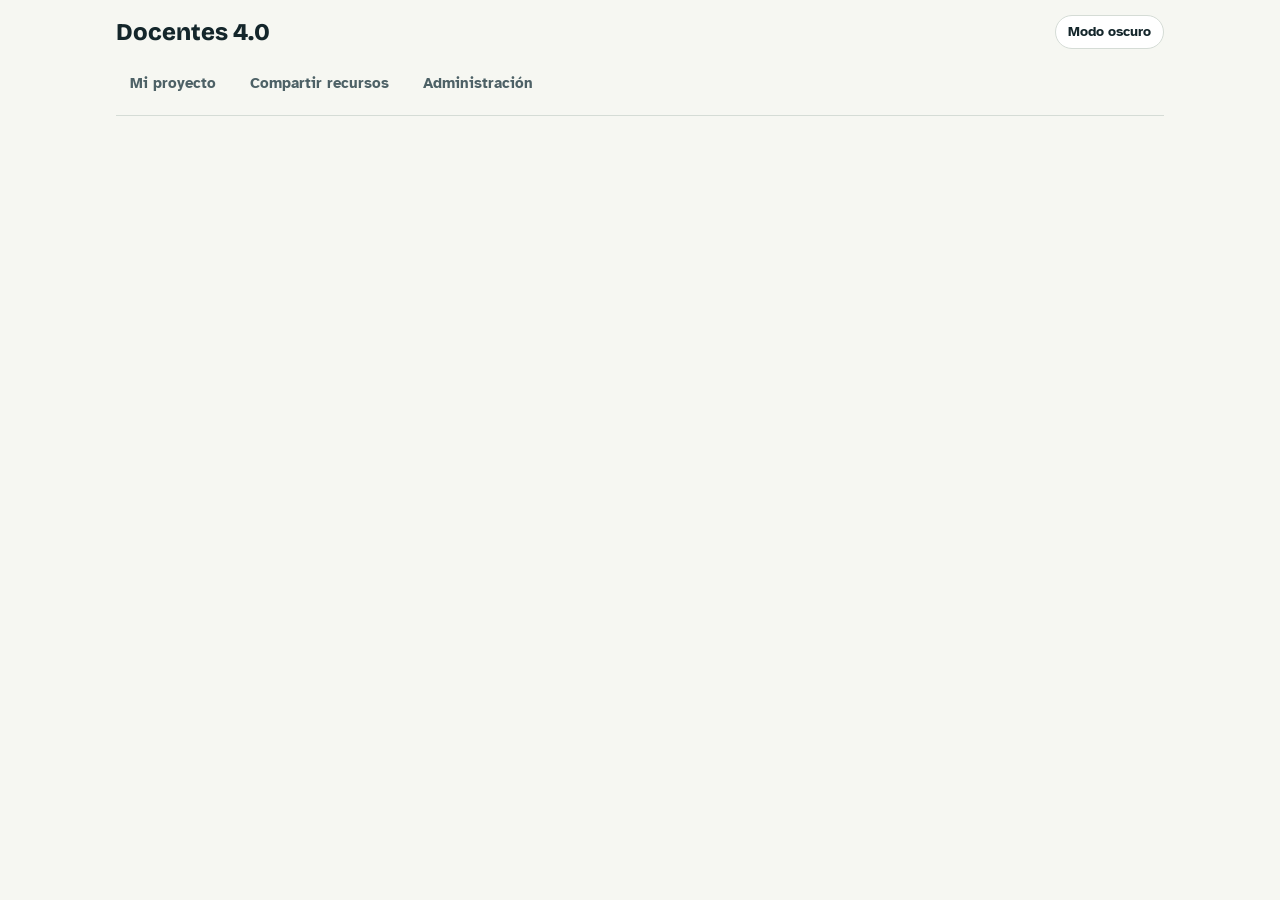
<file: app/src/Interfaz.html>
<!DOCTYPE html>
<html lang="es">
<head>
<base target="_top">
<meta charset="utf-8">
<link rel="stylesheet" href="https://fonts.googleapis.com/css2?family=Atkinson+Hyperlegible:wght@400;700&family=Bricolage+Grotesque:opsz,wght@12..96,600;12..96,800&display=swap">
<style>
/* Docentes 4.0 · app del GT. Mismo diseño que las páginas públicas: verde pizarra y papel. */
:root {
  --fondo: #f6f7f2; --papel: #ffffff; --tinta: #14262b; --suave: #4d6166; --linea: #d5dcd6;
  --acento: #1d6b55; --acento-claro: #e2efe8; --aviso: #8a5a00; --aviso-claro: #fbf0d9; --error: #a3321f;
  --display: "Bricolage Grotesque", "Segoe UI", system-ui, sans-serif;
  --texto: "Atkinson Hyperlegible", "Segoe UI", system-ui, sans-serif;
  color-scheme: light;
}
@media (prefers-color-scheme: dark) { :root:not([data-theme="light"]) {
  --fondo: #10191b; --papel: #172327; --tinta: #e5ece9; --suave: #9fb2b0; --linea: #2c3d40;
  --acento: #5fc3a1; --acento-claro: #1b3830; --aviso: #f0c46a; --aviso-claro: #3a2f17; --error: #f08a74; color-scheme: dark } }
:root[data-theme="dark"] {
  --fondo: #10191b; --papel: #172327; --tinta: #e5ece9; --suave: #9fb2b0; --linea: #2c3d40;
  --acento: #5fc3a1; --acento-claro: #1b3830; --aviso: #f0c46a; --aviso-claro: #3a2f17; --error: #f08a74; color-scheme: dark }
* { box-sizing: border-box; }
[hidden] { display: none !important; }
body { margin: 0; background: var(--fondo); color: var(--tinta); font-family: var(--texto); font-size: 16px; line-height: 1.5; }
.envoltura { max-width: 1080px; margin: 0 auto; padding: 0 16px 48px; }
h1, h2, h3 { font-family: var(--display); margin: 0; text-wrap: balance; }
h1 { font-size: 1.5rem; font-weight: 800; }
h2 { font-size: 1.3rem; font-weight: 800; }
h3 { font-size: 1.05rem; font-weight: 600; }
p { margin: 0; }
a { color: var(--acento); }
:focus-visible { outline: 3px solid var(--acento); outline-offset: 2px; }
header.cab { display: flex; flex-wrap: wrap; gap: 8px 16px; align-items: center; padding: 14px 0; }
header.cab .quien { color: var(--suave); font-size: .9rem; }
nav.pestanas { display: flex; flex-wrap: wrap; gap: 6px; padding-bottom: 12px; border-bottom: 1px solid var(--linea); margin-bottom: 20px; }
nav.pestanas button, .subnav button { font: inherit; font-weight: 700; font-size: .95rem; padding: 8px 14px; border-radius: 999px; border: 0; background: transparent; color: var(--suave); cursor: pointer; }
nav.pestanas button[aria-current="page"], .subnav button[aria-current="page"] { background: var(--acento); color: var(--papel); }
.subnav { display: flex; flex-wrap: wrap; gap: 4px; margin-bottom: 16px; }
.subnav button { font-size: .88rem; padding: 6px 12px; border: 1px solid var(--linea); }
.tema { margin-left: auto; font: inherit; font-weight: 700; font-size: .85rem; padding: 6px 12px; border-radius: 999px; border: 1px solid var(--linea); background: var(--papel); color: var(--tinta); cursor: pointer; }
.vista { display: flex; flex-direction: column; gap: 18px; }
.panel { background: var(--papel); border: 1px solid var(--linea); border-radius: 12px; padding: 16px; display: flex; flex-direction: column; gap: 12px; }
.pie { font-size: .85rem; color: var(--suave); }
.boton { display: inline-flex; align-items: center; gap: 6px; font: inherit; font-weight: 700; font-size: .9rem; border: 1px solid var(--acento); background: var(--acento); color: var(--papel); border-radius: 8px; padding: 8px 14px; cursor: pointer; text-decoration: none; }
.boton.claro { background: transparent; color: var(--acento); }
.boton.peligro { background: transparent; color: var(--error); border-color: var(--error); }
.boton.peq { padding: 5px 10px; font-size: .82rem; }
.boton:disabled { opacity: .5; cursor: default; }
.formulario { display: grid; grid-template-columns: repeat(2, minmax(0, 1fr)); gap: 12px; }
.formulario .ancho { grid-column: 1 / -1; }
label.et { display: block; font-weight: 700; font-size: .9rem; margin-bottom: 4px; }
input[type="text"], input[type="url"], input[type="email"], input[type="number"], input[type="date"], select, textarea {
  font: inherit; width: 100%; padding: 8px 10px; border: 1px solid var(--linea); border-radius: 8px; background: var(--fondo); color: var(--tinta); }
textarea { resize: vertical; }
.acciones { display: flex; flex-wrap: wrap; gap: 8px; }
.fila { display: grid; grid-template-columns: minmax(0, 1fr) auto; gap: 4px 12px; align-items: center; padding: 10px 0; border-top: 1px solid var(--linea); }
.fila .sub { font-size: .85rem; color: var(--suave); overflow-wrap: anywhere; }
.fila .botones { display: flex; flex-wrap: wrap; gap: 6px; justify-content: flex-end; }
.chip { display: inline-block; font-size: .78rem; font-weight: 700; padding: 1px 9px; border-radius: 999px; background: var(--acento-claro); color: var(--acento); margin-left: 6px; }
.chip.pend { background: var(--aviso-claro); color: var(--aviso); }
.vacio { color: var(--suave); font-size: .92rem; padding: 6px 0; }
.avatar { width: 48px; height: 48px; border-radius: 50%; object-fit: cover; background: var(--acento-claro); flex: none; display: grid; place-items: center; font-family: var(--display); font-weight: 800; color: var(--acento); }
.persona { display: flex; gap: 12px; align-items: center; min-width: 0; }
.recorte { display: flex; gap: 18px; align-items: center; flex-wrap: wrap; }
.recorte canvas { width: 200px; height: 200px; border-radius: 50%; background: var(--acento-claro); cursor: grab; touch-action: none; box-shadow: 0 0 0 3px var(--acento); }
.recorte canvas:active { cursor: grabbing; }
.mandos { display: grid; gap: 10px; justify-items: center; }
.cruceta { display: grid; grid-template-columns: repeat(3, 40px); grid-template-rows: repeat(3, 40px); gap: 4px; }
.cruceta button, .zoom button { width: 40px; height: 40px; padding: 0; justify-content: center; font-size: 1.1rem; }
.zoom { display: flex; gap: 8px; align-items: center; }
.zoom input { width: 130px; }
.rejilla2 { display: grid; grid-template-columns: repeat(2, minmax(0, 1fr)); gap: 16px; align-items: start; }
.toast { position: fixed; left: 50%; transform: translateX(-50%); bottom: 20px; background: var(--tinta); color: var(--fondo); padding: 10px 16px; border-radius: 8px; font-weight: 700; z-index: 20; max-width: 90vw; }
.toast.mal { background: var(--error); color: #fff; }
.contador { font-size: .8rem; color: var(--suave); }
.contador.pasa { color: var(--error); font-weight: 700; }
.pasos { display: grid; grid-template-columns: repeat(4, minmax(0, 1fr)); gap: 14px; }
.paso p { font-size: .9rem; color: var(--suave); margin: 2px 0 8px; }
.marcador { background: var(--aviso); border-color: var(--aviso); color: var(--papel); cursor: grab; }
.asist label { display: flex; gap: 8px; align-items: baseline; }
.cargando { color: var(--suave); padding: 24px 0; }
@media (max-width: 760px) { .formulario, .rejilla2, .pasos { grid-template-columns: minmax(0, 1fr); } .fila { grid-template-columns: minmax(0, 1fr); } .fila .botones { justify-content: flex-start; } }
</style>
</head>
<body>
<div class="envoltura">
  <header class="cab">
    <h1>Docentes 4.0</h1>
    <span class="quien" id="quien"></span>
    <button type="button" class="tema" id="tema">Modo oscuro</button>
  </header>
  <nav class="pestanas" id="pestanas" aria-label="Secciones">
    <button type="button" data-v="cielo">Mi proyecto</button>
    <button type="button" data-v="recursos">Compartir recursos</button>
    <button type="button" data-v="admin" data-admin="1">Administración</button>
  </nav>

  <!-- MI PROYECTO -->
  <section class="vista" id="v-cielo" hidden>
    <div class="panel">
      <h2>Apunta al cielo</h2>
      <p>Tu proyecto del curso y en qué peldaño está. Lo que guardes sale al momento en la página «Apunta al cielo» del site.</p>
    </div>
    <div class="panel">
      <h3 id="tituloFormP">Añadir un proyecto</h3>
      <form class="formulario" id="formP">
        <input type="hidden" id="pId">
        <div class="ancho"><label class="et" for="pTitulo">Nombre del proyecto</label><input type="text" id="pTitulo" maxlength="80" required></div>
        <div class="ancho"><label class="et" for="pDesc">En dos líneas, ¿qué es?</label><textarea id="pDesc" rows="3" maxlength="400" required></textarea></div>
        <div><label class="et" for="pPeldano">Peldaño</label><select id="pPeldano"></select></div>
        <div><label class="et" for="pEnlace">Enlace (opcional)</label><input type="url" id="pEnlace" placeholder="Tu site o la app"></div>
        <div class="acciones ancho"><button class="boton" type="submit" id="pGuardar">Guardar y publicar</button><button class="boton claro" type="button" id="pNuevo" hidden>Añadir otro en vez de editar</button></div>
      </form>
    </div>
    <div class="panel"><h3>Mis proyectos</h3><div id="misProyectos"><p class="cargando">Cargando…</p></div></div>
  </section>

  <!-- RECURSOS -->
  <section class="vista" id="v-recursos" hidden>
    <div class="panel">
      <h2>Compartir un recurso</h2>
      <p>Un prompt, una web, una app o una carpeta que te haya servido. Julio lo revisa y, cuando lo aprueba, sale en la página «Recursos» del site.</p>
      <form class="formulario" id="formR">
        <div class="ancho"><label class="et" for="rTitulo">Título</label><input type="text" id="rTitulo" maxlength="100" required></div>
        <div class="ancho"><label class="et" for="rDesc">Para qué sirve</label><textarea id="rDesc" rows="2" maxlength="300" required></textarea></div>
        <div><label class="et" for="rTipo">Tipo</label><select id="rTipo"></select></div>
        <div><label class="et" for="rEnlace">Enlace</label><input type="url" id="rEnlace" required placeholder="Un site, una carpeta de Drive…"></div>
        <div class="acciones ancho"><button class="boton" type="submit">Enviar</button></div>
      </form>
    </div>
    <div class="panel"><h3>Lo que he compartido</h3><div id="misRecursos"><p class="cargando">Cargando…</p></div></div>
  </section>

  <!-- ADMINISTRACIÓN -->
  <section class="vista" id="v-admin" hidden>
    <div class="subnav" id="subnav">
      <button type="button" data-s="personas">Personas<span class="chip pend" id="nSol" hidden></span></button>
      <button type="button" data-s="aproyectos">Proyectos</button>
      <button type="button" data-s="arecursos">Recursos<span class="chip pend" id="nPend" hidden></span></button>
      <button type="button" data-s="participantes">Participantes</button>
      <button type="button" data-s="acta">Acta de sesión</button>
    </div>

    <div class="vista" id="s-personas">
      <div class="rejilla2">
        <div class="panel"><h3>Solicitudes de acceso</h3><div id="solicitudes"></div></div>
        <div class="panel"><h3>Autorizar a alguien</h3>
          <form class="formulario" id="formAut">
            <div class="ancho"><label class="et" for="aCorreo">Correo</label><input type="email" id="aCorreo" required placeholder="nombre@g.educaand.es"></div>
            <div><label class="et" for="aNombre">Nombre con el que firma</label><input type="text" id="aNombre" maxlength="60"></div>
            <div><label class="et" for="aPapel">Papel</label><select id="aPapel"><option value="miembro">Miembro del GT</option><option value="invitada">Invitada o invitado</option></select></div>
            <div class="acciones ancho"><button class="boton" type="submit">Autorizar</button></div>
          </form>
        </div>
      </div>
      <div class="panel"><h3>Personas autorizadas</h3><p class="pie">Pueden publicar su proyecto y proponer recursos. Tú no hace falta que estés: eres el administrador.</p><div id="personas"></div></div>
    </div>

    <div class="vista" id="s-aproyectos" hidden>
      <div class="panel"><h3>Proyectos «Apunta al cielo»</h3><p class="pie">Ocultar lo quita de la web sin borrarlo. Eliminar lo borra para siempre.</p><div id="aProyectos"></div></div>
    </div>

    <div class="vista" id="s-arecursos" hidden>
      <div class="panel"><h3>Por aprobar</h3><div id="aPendientes"></div></div>
      <div class="panel"><h3>Publicados y ocultos</h3><div id="aRecursos"></div></div>
      <div class="panel"><h3>Añadir un recurso directamente</h3>
        <form class="formulario" id="formRA">
          <div class="ancho"><label class="et" for="raTitulo">Título</label><input type="text" id="raTitulo" maxlength="100" required></div>
          <div class="ancho"><label class="et" for="raDesc">Para qué sirve</label><textarea id="raDesc" rows="2" maxlength="300" required></textarea></div>
          <div><label class="et" for="raTipo">Tipo</label><select id="raTipo"></select></div>
          <div><label class="et" for="raEnlace">Enlace</label><input type="url" id="raEnlace" required></div>
          <div><label class="et" for="raAutor">Autor que se muestra</label><input type="text" id="raAutor" maxlength="60" placeholder="Julio, Sesión 2…"></div>
          <div class="acciones ancho"><button class="boton" type="submit">Publicar</button></div>
        </form>
      </div>
    </div>

    <div class="vista" id="s-participantes" hidden>
      <div class="panel"><h3>Participantes</h3><p class="pie">Las tarjetas de la página «Participantes». Sube una foto o un avatar en PNG o JPG y encuádrala: arrástrala, usa las flechas y el zoom. Se reduce sola. Pide permiso a cada persona antes de subir su foto, porque la página es pública.</p><div id="aParticipantes"></div></div>
      <div class="panel"><h3 id="tituloFormA">Añadir a alguien</h3>
        <form class="formulario" id="formA">
          <input type="hidden" id="paId">
          <div><label class="et" for="paNombre">Nombre</label><input type="text" id="paNombre" maxlength="40" required></div>
          <div><label class="et" for="paPapel">Papel</label><select id="paPapel"><option value="miembro">Miembro del GT</option><option value="invitada">Invitada o invitado</option><option value="coordinador">Coordinador</option></select></div>
          <div class="ancho"><label class="et" for="paSite">Dirección de su site (vacía si aún no lo tiene)</label><input type="url" id="paSite"></div>
          <div><label class="et" for="paOrden">Orden</label><input type="number" id="paOrden" min="0" max="999" value="50"></div>
          <div><label class="et" for="paFoto">Foto o avatar</label><input type="file" id="paFoto" accept="image/png,image/jpeg,image/webp"></div>
          <div class="ancho recorte" id="paRecorte" hidden>
            <canvas id="paLienzo" width="400" height="400" aria-label="Encuadre de la foto: arrástrala para moverla"></canvas>
            <div class="mandos">
              <div class="cruceta">
                <span></span><button class="boton claro" type="button" data-mover="0,-1" title="Subir la foto">↑</button><span></span>
                <button class="boton claro" type="button" data-mover="-1,0" title="Mover a la izquierda">←</button><button class="boton claro" type="button" id="paCentrar" title="Volver a centrar">⟲</button><button class="boton claro" type="button" data-mover="1,0" title="Mover a la derecha">→</button>
                <span></span><button class="boton claro" type="button" data-mover="0,1" title="Bajar la foto">↓</button><span></span>
              </div>
              <div class="zoom"><button class="boton claro" type="button" id="paMenos" title="Alejar">−</button><input type="range" id="paZoom" min="1" max="4" step="0.05" value="1" aria-label="Zoom"><button class="boton claro" type="button" id="paMas" title="Acercar">+</button></div>
              <p class="pie">Arrastra la foto o usa las flechas. La rueda del ratón también hace zoom.</p>
            </div>
          </div>
          <div class="ancho persona" id="paVista" hidden><img class="avatar" id="paImg" alt="Vista previa" style="width:72px;height:72px"><button class="boton peligro peq" type="button" id="paQuitar">Quitar la imagen</button></div>
          <div class="acciones ancho"><button class="boton" type="submit">Guardar</button><button class="boton claro" type="button" id="paCancelar">Cancelar</button></div>
        </form>
      </div>
    </div>

    <div class="vista" id="s-acta" hidden>
      <div class="panel">
        <h3>Acta de sesión para Séneca</h3>
        <p>Elige la sesión y pulsa «Cargar su acta»: sale escrita sola. El horario va siempre de 16:00 a 19:00. Marca quién vino, retoca lo que quieras y pásalo a Séneca con el marcador.</p>
        <div class="formulario">
          <div><label class="et" for="actaSesion">Sesión del GT</label><div class="acciones" style="margin:0"><input type="number" id="actaSesion" min="1" max="99" value="1" style="width:80px"><button class="boton" type="button" id="actaCargar">Cargar su acta</button></div><p class="pie">La lee de la presentación publicada. Si no puede, sube el archivo abajo.</p></div>
          <div><label class="et" for="actaArchivo">… o sube el HTML de la presentación</label><input type="file" id="actaArchivo" accept=".html,.htm,text/html"><p class="pie" id="actaOrigen">Aún no has cargado ninguna.</p></div>
          <div><label class="et" for="actaFecha">Fecha de la sesión</label><input type="date" id="actaFecha"></div>
          <div class="ancho"><span class="et">¿Quién vino?</span><div class="asist" id="actaAsist"></div></div>
        </div>
      </div>
      <div class="panel" id="actaCampos"></div>
      <div class="panel">
        <h3>Pasarlo a Séneca</h3>
        <div class="pasos">
          <div class="paso"><strong>1 · Copia el acta</strong><p>Con los retoques incluidos.</p><button class="boton" type="button" id="actaCopiar">Copiar para Séneca</button></div>
          <div class="paso"><strong>2 · Abre el acta nueva</strong><p>En Séneca: tu grupo de trabajo › Actas › Nueva.</p></div>
          <div class="paso"><strong>3 · Pulsa el marcador</strong><p>Rellena fecha, textos y asistentes, y lo deja en naranja. Si el navegador pregunta, deja leer el portapapeles o pega con Ctrl+V.</p></div>
          <div class="paso"><strong>4 · Revisa y pulsa Aceptar</strong><p>El marcador nunca guarda solo.</p></div>
        </div>
        <div class="acciones" style="align-items:center">
          <span>Instálalo una vez: arrastra este botón a la barra de marcadores</span>
          <a class="boton marcador" id="marcador" href="javascript:(function%20()%20%7B%0Avar%20NARANJA%20%3D%20%273px%20solid%20%23e8850c%27%3B%0Afunction%20buscarForm(w)%20%7B%0Atry%20%7B%0Avar%20d%20%3D%20w.document%3B%0Aif%20(d.forms.FORMULARIO%20%26%26%20d.forms.FORMULARIO.F_ACTA)%20return%20%7B%20w%3A%20w%2C%20f%3A%20d.forms.FORMULARIO%20%7D%3B%0A%7D%20catch%20(e)%20%7B%20return%20null%3B%20%7D%0Afor%20(var%20i%20%3D%200%3B%20i%20%3C%20w.frames.length%3B%20i%2B%2B)%20%7B%20var%20r%20%3D%20buscarForm(w.frames%5Bi%5D)%3B%20if%20(r)%20return%20r%3B%20%7D%0Areturn%20null%3B%0A%7D%0Avar%20donde%20%3D%20buscarForm(window.top)%20%7C%7C%20buscarForm(window)%3B%0Aif%20(!donde)%20%7B%20alert(%27Rellenar%20acta%20GT%3A%20abre%20primero%20en%20S%C3%A9neca%20la%20pantalla%20del%20acta%20(Actas%20de%20grupo%20de%20trabajo%20%E2%80%BA%20Nueva).%27)%3B%20return%3B%20%7D%0Avar%20f%20%3D%20donde.f%3B%0Afunction%20latin1(s)%20%7B%0Avar%20t%20%3D%20String(s%20%7C%7C%20%27%27).replace(%2F%5B%E2%80%9C%E2%80%9D%E2%80%9E%5D%2Fg%2C%20%27%22%27).replace(%2F%5B%E2%80%98%E2%80%99%E2%80%9A%5D%2Fg%2C%20%22%27%22).replace(%2F%5B%E2%80%93%E2%80%94%5D%2Fg%2C%20%27-%27).replace(%2F%E2%80%A6%2Fg%2C%20%27...%27).replace(%2F%E2%82%AC%2Fg%2C%20%27EUR%27).replace(%2F%E2%80%A2%2Fg%2C%20%27-%27).replace(%2F%5Cr%5Cn%3F%2Fg%2C%20%27%5Cn%27).replace(%2F%5B%C2%A0%E2%80%AF%5D%2Fg%2C%20%27%20%27)%3B%0Areturn%20t.replace(%2F%5B%5E%5Cn%20-~%C2%A1-%C3%BF%5D%2Fg%2C%20%27%27)%3B%0A%7D%0Afunction%20largo(s)%20%7B%20return%20s.length%20%2B%20(s.match(%2F%5Cn%2Fg)%20%7C%7C%20%5B%5D).length%3B%20%7D%0Afunction%20recortar(s%2C%20max)%20%7B%0Aif%20(largo(s)%20%3C%3D%20max)%20return%20s%3B%0Awhile%20(largo(s)%20%3E%20max%20-%203)%20%7B%20var%20c%20%3D%20s.lastIndexOf(%27%20%27%2C%20s.length%20-%202)%3B%20s%20%3D%20c%20%3E%200%20%3F%20s.slice(0%2C%20c)%20%3A%20s.slice(0%2C%20-1)%3B%20%7D%0Areturn%20s%20%2B%20%27...%27%3B%0A%7D%0Afunction%20poner(el%2C%20v)%20%7B%0Ael.value%20%3D%20v%3B%0A%5B%27input%27%2C%20%27change%27%5D.forEach(function%20(t)%20%7B%20el.dispatchEvent(new%20donde.w.Event(t%2C%20%7B%20bubbles%3A%20true%20%7D))%3B%20%7D)%3B%0Ael.style.outline%20%3D%20NARANJA%3B%0A%7D%0Afunction%20norm(s)%20%7B%20return%20String(s%20%7C%7C%20%27%27).toLowerCase().normalize(%27NFD%27).replace(%2F%5B%CC%80-%CD%AF%5D%2Fg%2C%20%27%27).replace(%2F%5B%5Ea-z0-9%20%5D%2Fg%2C%20%27%20%27).replace(%2F%5Cs%2B%2Fg%2C%20%27%20%27).trim()%3B%20%7D%0Afunction%20coincide(nombreSeneca%2C%20buscado)%20%7B%0Avar%20palabras%20%3D%20norm(nombreSeneca).split(%27%20%27)%2C%20b%20%3D%20norm(buscado).split(%27%20%27)%3B%0Areturn%20b.length%20%3E%200%20%26%26%20b%5B0%5D%20!%3D%3D%20%27%27%20%26%26%20b.every(function%20(x)%20%7B%20return%20palabras.indexOf(x)%20%3E%3D%200%3B%20%7D)%3B%0A%7D%0Afunction%20aplicar(texto)%20%7B%0Avar%20d%3B%0Atry%20%7B%20d%20%3D%20JSON.parse(texto)%3B%20%7D%20catch%20(e)%20%7B%20alert(%27Rellenar%20acta%20GT%3A%20lo%20pegado%20no%20son%20los%20datos%20del%20acta.%20Vuelve%20a%20pulsar%20%C2%ABCopiar%20para%20S%C3%A9neca%C2%BB%20en%20la%20p%C3%A1gina%20del%20GT.%27)%3B%20return%3B%20%7D%0Aif%20(!d%20%7C%7C%20d.tipo%20!%3D%3D%20%27acta-gt%27)%20%7B%20alert(%27Rellenar%20acta%20GT%3A%20lo%20pegado%20no%20son%20los%20datos%20del%20acta.%27)%3B%20return%3B%20%7D%0Avar%20avisos%20%3D%20%5B%5D%3B%0Aif%20(!%2F%5E%5Cd%7B2%7D%5C%2F%5Cd%7B2%7D%5C%2F%5Cd%7B4%7D%24%2F.test(d.fecha%20%7C%7C%20%27%27))%20avisos.push(%27La%20fecha%20no%20tiene%20el%20formato%20dd%2Fmm%2Faaaa.%27)%3B%0Aponer(f.F_ACTA%2C%20d.fecha%20%7C%7C%20%27%27)%3B%0A%5B%5B%27C_REVISION%27%2C%20d.revision%2C%20%27Revisi%C3%B3n%27%5D%2C%20%5B%27C_ACUERDOS%27%2C%20d.acuerdos%2C%20%27Acuerdos%27%5D%2C%20%5B%27C_ENLACES%27%2C%20d.enlaces%2C%20%27Enlaces%27%5D%5D.forEach(function%20(c)%20%7B%0Avar%20el%20%3D%20f%5Bc%5B0%5D%5D%3B%20if%20(!el)%20%7B%20avisos.push(%27No%20encuentro%20el%20campo%20%27%20%2B%20c%5B2%5D%20%2B%20%27.%27)%3B%20return%3B%20%7D%0Avar%20v%20%3D%20latin1(c%5B1%5D)%3B%20var%20r%20%3D%20recortar(v%2C%202000)%3B%0Aif%20(r%20!%3D%3D%20v)%20avisos.push(c%5B2%5D%20%2B%20%27%3A%20pasaba%20de%202000%20caracteres%20y%20lo%20he%20recortado.%27)%3B%0Aponer(el%2C%20r)%3B%0A%7D)%3B%0Avar%20asistentes%20%3D%20d.asistentes%20%7C%7C%20%5B%5D%2C%20marcados%20%3D%20%5B%5D%2C%20usados%20%3D%20%7B%7D%3B%0Afor%20(var%20i%20%3D%201%3B%20f%5B%27SELECCION_%27%20%2B%20i%5D%3B%20i%2B%2B)%20%7B%0Avar%20cb%20%3D%20f%5B%27SELECCION_%27%20%2B%20i%5D%2C%20nom%20%3D%20f%5B%27NOMBRE_%27%20%2B%20i%5D%20%3F%20f%5B%27NOMBRE_%27%20%2B%20i%5D.value%20%3A%20%27%27%3B%0Avar%20quien%20%3D%20null%3B%0Aasistentes.forEach(function%20(a)%20%7B%20if%20(!quien%20%26%26%20coincide(nom%2C%20a))%20quien%20%3D%20a%3B%20%7D)%3B%0Avar%20debe%20%3D%20!!quien%3B%0Aif%20(quien)%20%7B%20usados%5Bquien%5D%20%3D%201%3B%20marcados.push(nom)%3B%20%7D%0Aif%20(cb.disabled)%20continue%3B%0Aif%20(cb.checked%20!%3D%3D%20debe)%20cb.click()%3B%0Acb.value%20%3D%20cb.checked%20%3F%20%27S%27%20%3A%20%27N%27%3B%0Avar%20celda%20%3D%20cb.closest%20%3F%20cb.closest(%27tr%27)%20%3A%20null%3B%20if%20(celda)%20celda.style.outline%20%3D%20debe%20%3F%20NARANJA%20%3A%20%27%27%3B%0A%7D%0Avar%20sin%20%3D%20asistentes.filter(function%20(a)%20%7B%20return%20!usados%5Ba%5D%3B%20%7D)%3B%0Aif%20(sin.length)%20avisos.push(%27No%20encuentro%20en%20Integrantes%20a%3A%20%27%20%2B%20sin.join(%27%2C%20%27)%20%2B%20%27.%20M%C3%A1rcalos%20a%20mano.%27)%3B%0Aalert(%27Acta%20rellenada%20(en%20naranja).%20Asisten%20%27%20%2B%20marcados.length%20%2B%20%27.%5Cn%27%20%2B%20(avisos.length%20%3F%20%27%5CnRevisa%3A%5Cn-%20%27%20%2B%20avisos.join(%27%5Cn-%20%27)%20%2B%20%27%5Cn%27%20%3A%20%27%27)%20%2B%20%27%5CnRevisa%20y%20pulsa%20Aceptar%20en%20S%C3%A9neca.%27)%3B%0A%7D%0Afunction%20pedir()%20%7B%0Avar%20t%20%3D%20prompt(%27Rellenar%20acta%20GT%5Cn%5CnPega%20aqu%C3%AD%20(Ctrl%2BV)%20los%20datos%20copiados%20de%20la%20p%C3%A1gina%20del%20GT%20y%20pulsa%20Aceptar%3A%27)%3B%0Aif%20(t)%20aplicar(t)%3B%0A%7D%0Aif%20(navigator.clipboard%20%26%26%20navigator.clipboard.readText)%20%7B%0Anavigator.clipboard.readText().then(function%20(t)%20%7B%20if%20(t%20%26%26%20t.indexOf(%27%22acta-gt%22%27)%20%3E%3D%200)%20aplicar(t)%3B%20else%20pedir()%3B%20%7D%2C%20pedir)%3B%0A%7D%20else%20pedir()%3B%0A%7D)()%3B">Rellenar acta GT</a>
          <button class="boton claro" type="button" id="copiarMarcador">Copiar el código del marcador</button>
        </div>
        <p class="pie">Si no se deja arrastrar: crea un marcador nuevo, llámalo «Rellenar acta GT» y pega el código como URL.</p>
      </div>
    </div>
  </section>
</div>
<div class="toast" id="toast" role="status" hidden></div>

<script>
(function () {
  var D = <?!= datosIniciales ?>;
  var ES_ADMIN = D.rol === 'admin';
  var datosAdmin = null, mios = null;

  function $(id) { return document.getElementById(id); }
  function el(tag, cls, txt) { var e = document.createElement(tag); if (cls) e.className = cls; if (txt != null) e.textContent = txt; return e; }
  function aviso(t, mal) { var a = $('toast'); a.textContent = t; a.className = 'toast' + (mal ? ' mal' : ''); a.hidden = false; clearTimeout(aviso.t); aviso.t = setTimeout(function () { a.hidden = true; }, mal ? 6000 : 3500); }
  function opciones(sel, lista, valores) { sel.textContent = ''; lista.forEach(function (t, i) { var o = el('option', null, t); o.value = valores ? valores[i] : t; sel.appendChild(o); }); }
  function enlaceA(url, txt) { var a = el('a', null, txt || url); a.href = url; a.target = '_blank'; a.rel = 'noopener'; return a; }

  /* Llamada al servidor: fn(resultado) si va bien; los errores para el usuario salen en el aviso */
  function llamar(nombre, args, hecho, boton) {
    if (boton) boton.disabled = true;
    var r = google.script.run.withSuccessHandler(function (res) {
      if (boton) boton.disabled = false;
      if (res && res.ok === false) { aviso(res.error, true); return; }
      hecho(res && res.ok === true ? res.resultado : res);
    }).withFailureHandler(function (e) {
      if (boton) boton.disabled = false;
      aviso(String(e && e.message || e).indexOf('No autorizado') >= 0 ? 'No tienes permiso para eso.' : 'No se ha podido completar. Recarga la página e inténtalo otra vez.', true);
    });
    r[nombre].apply(r, args);
  }

  /* ---------- tema claro / oscuro ---------- */
  var raiz = document.documentElement;
  function oscuro() { var t = raiz.getAttribute('data-theme'); return t ? t === 'dark' : window.matchMedia('(prefers-color-scheme: dark)').matches; }
  function pintarTema() { $('tema').textContent = oscuro() ? 'Modo claro' : 'Modo oscuro'; }
  try { var tg = localStorage.getItem('gt-tema'); if (tg) raiz.setAttribute('data-theme', tg); } catch (e) {}
  $('tema').addEventListener('click', function () { var n = oscuro() ? 'light' : 'dark'; raiz.setAttribute('data-theme', n); try { localStorage.setItem('gt-tema', n); } catch (e) {} pintarTema(); });
  pintarTema();

  /* ---------- pestañas ---------- */
  $('quien').textContent = D.nombre + ' · ' + D.correo;
  document.querySelectorAll('[data-admin]').forEach(function (b) { b.hidden = !ES_ADMIN; });
  function ir(v) {
    if (v === 'admin' && !ES_ADMIN) v = 'cielo';
    ['cielo', 'recursos', 'admin'].forEach(function (n) { $('v-' + n).hidden = n !== v; });
    document.querySelectorAll('#pestanas button').forEach(function (b) { if (b.getAttribute('data-v') === v) b.setAttribute('aria-current', 'page'); else b.removeAttribute('aria-current'); });
    if (v === 'admin' && !datosAdmin) cargarAdmin();
  }
  document.querySelectorAll('#pestanas button').forEach(function (b) { b.addEventListener('click', function () { ir(b.getAttribute('data-v')); }); });
  function sub(s) {
    ['personas', 'aproyectos', 'arecursos', 'participantes', 'acta'].forEach(function (n) { $('s-' + n).hidden = n !== s; });
    document.querySelectorAll('#subnav button').forEach(function (b) { if (b.getAttribute('data-s') === s) b.setAttribute('aria-current', 'page'); else b.removeAttribute('aria-current'); });
  }
  document.querySelectorAll('#subnav button').forEach(function (b) { b.addEventListener('click', function () { sub(b.getAttribute('data-s')); }); });

  var NOMBRES_PELDANO = D.peldanos.map(function (p, i) { return (i + 1) + ' · ' + p; });
  opciones($('pPeldano'), NOMBRES_PELDANO, [1, 2, 3, 4]);
  opciones($('rTipo'), D.tipos); opciones($('raTipo'), D.tipos);

  function fila(caja, titulo, subtxt, botones, izqExtra) {
    var f = el('div', 'fila'), izq = el('div'); izq.style.minWidth = '0';
    var cont = izqExtra ? el('div', 'persona') : izq;
    if (izqExtra) { cont.appendChild(izqExtra); cont.appendChild(izq); }
    izq.appendChild(el('div', null, titulo)); if (subtxt) izq.appendChild(el('div', 'sub', subtxt));
    var bb = el('div', 'botones');
    botones.forEach(function (x) { var b = el('button', 'boton peq ' + (x[2] || ''), x[0]); b.type = 'button'; b.addEventListener('click', function () { x[1](b); }); bb.appendChild(b); });
    f.appendChild(cont); f.appendChild(bb); caja.appendChild(f);
    return f;
  }
  function vacio(caja, t) { caja.appendChild(el('p', 'vacio', t)); }
  /* Eliminar con confirmación en la misma fila */
  function confirmarEn(f, texto, accion) {
    f.textContent = '';
    var izq = el('div'); izq.appendChild(el('div', null, texto)); izq.appendChild(el('div', 'sub', 'Se borra para siempre.'));
    var bb = el('div', 'botones'), si = el('button', 'boton peq peligro', 'Sí, eliminar'), no = el('button', 'boton peq claro', 'No');
    si.type = no.type = 'button';
    si.addEventListener('click', function () { accion(si); }); no.addEventListener('click', pintarAdmin);
    bb.appendChild(si); bb.appendChild(no); f.appendChild(izq); f.appendChild(bb);
  }

  /* ---------- MI PROYECTO ---------- */
  function cargarMios() { llamar('appInicio', [], function (r) { mios = r; pintarMios(); }); }
  function pintarMios() {
    var c = $('misProyectos'); c.textContent = '';
    mios.proyectos.forEach(function (p) {
      fila(c, p.titulo, 'Peldaño ' + NOMBRES_PELDANO[p.peldano - 1] + (p.visible ? '' : ' · oculto por el coordinador'), [['Editar', function () { editarMio(p); }, 'claro']]);
    });
    if (!mios.proyectos.length) vacio(c, 'Todavía no has añadido ningún proyecto.');
    var r = $('misRecursos'); r.textContent = '';
    mios.recursos.forEach(function (x) { fila(r, x.titulo, x.tipo + ' · ' + (x.estado === 'pendiente' ? 'esperando a que Julio lo revise' : x.estado === 'publicado' ? 'publicado' : 'oculto'), []); });
    if (!mios.recursos.length) vacio(r, 'Aún no has compartido nada.');
  }
  function editarMio(p) {
    $('pId').value = p.id; $('pTitulo').value = p.titulo; $('pDesc').value = p.descripcion; $('pPeldano').value = p.peldano; $('pEnlace').value = p.enlace;
    $('tituloFormP').textContent = 'Editar «' + p.titulo + '»'; $('pNuevo').hidden = false; $('pTitulo').focus();
  }
  function limpiarFormP() { $('formP').reset(); $('pId').value = ''; $('tituloFormP').textContent = 'Añadir un proyecto'; $('pNuevo').hidden = true; }
  $('pNuevo').addEventListener('click', limpiarFormP);
  $('formP').addEventListener('submit', function (e) {
    e.preventDefault();
    llamar('appGuardarProyecto', [{ id: $('pId').value, titulo: $('pTitulo').value, descripcion: $('pDesc').value, peldano: +$('pPeldano').value, enlace: $('pEnlace').value.trim() }], function () {
      limpiarFormP(); aviso('Guardado. Ya sale en «Apunta al cielo».'); cargarMios(); if (ES_ADMIN) cargarAdmin();
    }, $('pGuardar'));
  });
  $('formR').addEventListener('submit', function (e) {
    e.preventDefault();
    llamar('appProponerRecurso', [{ titulo: $('rTitulo').value, descripcion: $('rDesc').value, tipo: $('rTipo').value, enlace: $('rEnlace').value.trim() }], function (r) {
      $('formR').reset(); aviso(r.estado === 'publicado' ? 'Publicado.' : 'Enviado. Saldrá en «Recursos» cuando Julio lo apruebe.'); cargarMios(); if (ES_ADMIN) cargarAdmin();
    }, e.submitter);
  });

  /* ---------- ADMINISTRACIÓN ---------- */
  function cargarAdmin() { llamar('adminDatos', [], function (r) { datosAdmin = r; pintarAdmin(); }); }
  function pintarAdmin() {
    if (!datosAdmin) return;
    var d = datosAdmin;
    /* Solicitudes */
    var s = $('solicitudes'); s.textContent = '';
    d.solicitudes.forEach(function (x) {
      var nom = el('input'); nom.type = 'text'; nom.value = x.nombre; nom.setAttribute('aria-label', 'Nombre de ' + x.correo); nom.style.maxWidth = '180px';
      var f = fila(s, x.correo, 'Pedido el ' + new Date(x.pedida_utc).toLocaleString('es-ES', { dateStyle: 'short', timeStyle: 'short' }), [
        ['Autorizar como miembro', function (b) { autorizar(x.correo, nom.value, 'miembro', b); }],
        ['Como invitada', function (b) { autorizar(x.correo, nom.value, 'invitada', b); }, 'claro'],
        ['Rechazar', function (b) { llamar('adminRechazar', [x.correo], function () { aviso('Solicitud rechazada'); cargarAdmin(); }, b); }, 'peligro']
      ]);
      f.firstChild.appendChild(nom);
    });
    if (!d.solicitudes.length) vacio(s, 'No hay solicitudes pendientes.');
    $('nSol').hidden = !d.solicitudes.length; $('nSol').textContent = d.solicitudes.length;
    /* Personas */
    var p = $('personas'); p.textContent = '';
    d.personas.forEach(function (x) {
      var f = fila(p, x.nombre + ' · ' + (x.papel === 'invitada' ? 'Invitada' : 'Miembro'), x.correo, [['Quitar', function () { confirmarEn(f, '¿Quitar el permiso a ' + x.nombre + '?', function (b) { llamar('adminQuitarPersona', [x.correo], function () { aviso('Permiso retirado'); cargarAdmin(); }, b); }); }, 'peligro']]);
    });
    if (!d.personas.length) vacio(p, 'Nadie todavía. Autoriza a los miembros del GT con su correo.');
    /* Proyectos */
    var ap = $('aProyectos'); ap.textContent = '';
    d.proyectos.forEach(function (x) { filaProyecto(ap, x); });
    if (!d.proyectos.length) vacio(ap, 'No hay proyectos.');
    /* Recursos */
    var pend = d.recursos.filter(function (r) { return r.estado === 'pendiente'; });
    var ar = $('aPendientes'); ar.textContent = '';
    pend.forEach(function (x) { filaRecurso(ar, x, true); });
    if (!pend.length) vacio(ar, 'No hay recursos esperando.');
    $('nPend').hidden = !pend.length; $('nPend').textContent = pend.length;
    var ao = $('aRecursos'); ao.textContent = '';
    d.recursos.filter(function (r) { return r.estado !== 'pendiente'; }).forEach(function (x) { filaRecurso(ao, x, false); });
    pintarParticipantes();
  }
  function autorizar(correo, nombre, papel, b) {
    llamar('adminAutorizar', [{ correo: correo, nombre: nombre, papel: papel }], function () { aviso(nombre + ' ya puede publicar'); cargarAdmin(); }, b);
  }
  $('formAut').addEventListener('submit', function (e) {
    e.preventDefault();
    autorizar($('aCorreo').value.trim(), $('aNombre').value.trim(), $('aPapel').value, e.submitter);
    $('formAut').reset();
  });

  /* Editor en línea para proyectos y recursos */
  function editorEn(f, campos, obj, guardar) {
    f.textContent = ''; f.className = 'formulario'; f.style.padding = '12px 0'; f.style.borderTop = '1px solid var(--linea)';
    var ent = {};
    campos.forEach(function (c) {
      var d = el('div', c[2] === 'area' || c[2] === 'url' ? 'ancho' : ''), id = 'ed-' + c[0];
      var l = el('label', 'et', c[1]); l.htmlFor = id; d.appendChild(l);
      var i;
      if (c[2] === 'area') { i = el('textarea'); i.rows = 3; }
      else if (c[2] === 'peldano') { i = el('select'); opciones(i, NOMBRES_PELDANO, [1, 2, 3, 4]); }
      else if (c[2] === 'tipo') { i = el('select'); opciones(i, D.tipos); }
      else { i = el('input'); i.type = c[2] === 'url' ? 'url' : 'text'; }
      i.id = id; i.value = obj[c[0]] == null ? '' : obj[c[0]]; d.appendChild(i); f.appendChild(d); ent[c[0]] = i;
    });
    var ac = el('div', 'acciones ancho'), g = el('button', 'boton', 'Guardar cambios'), x = el('button', 'boton claro', 'Cancelar');
    g.type = x.type = 'button'; ac.appendChild(g); ac.appendChild(x); f.appendChild(ac);
    g.addEventListener('click', function () { var v = {}; Object.keys(ent).forEach(function (k) { v[k] = ent[k].value.trim(); }); guardar(v, g); });
    x.addEventListener('click', pintarAdmin);
  }
  function filaProyecto(caja, x) {
    var f = fila(caja, x.titulo, x.autor + ' · peldaño ' + x.peldano + (x.visible ? '' : ' · OCULTO'), [
      ['Editar', function () {
        editorEn(f, [['titulo', 'Nombre', 'text'], ['descripcion', 'Descripción', 'area'], ['peldano', 'Peldaño', 'peldano'], ['autor', 'Autor que se muestra', 'text'], ['enlace', 'Enlace', 'url']], x, function (v, b) {
          llamar('adminGuardarProyecto', [{ id: x.id, titulo: v.titulo, descripcion: v.descripcion, peldano: +v.peldano, enlace: v.enlace, autor_nombre: v.autor }], function () { aviso('Proyecto guardado'); cargarAdmin(); }, b);
        });
      }, 'claro'],
      [x.visible ? 'Ocultar' : 'Mostrar', function (b) {
        llamar('adminGuardarProyecto', [{ id: x.id, titulo: x.titulo, descripcion: x.descripcion, peldano: x.peldano, enlace: x.enlace, visible: x.visible ? 'no' : 'si' }], function () { aviso(x.visible ? 'Oculto: ya no se ve en la web' : 'Visible otra vez'); cargarAdmin(); }, b);
      }, 'claro'],
      ['Eliminar', function () { confirmarEn(f, '¿Eliminar «' + x.titulo + '»?', function (b) { llamar('adminBorrarProyecto', [x.id], function () { aviso('Proyecto eliminado'); cargarAdmin(); }, b); }); }, 'peligro']
    ]);
  }
  function filaRecurso(caja, x, pendiente) {
    function guardar(cambios, b, msg) {
      var p = { id: x.id, titulo: x.titulo, descripcion: x.descripcion, tipo: x.tipo, enlace: x.enlace, estado: x.estado, autor_nombre: x.autor };
      Object.keys(cambios).forEach(function (k) { p[k] = cambios[k]; });
      llamar('adminGuardarRecurso', [p], function () { aviso(msg); cargarAdmin(); }, b);
    }
    var bot = [];
    if (pendiente) bot.push(['Aprobar', function (b) { guardar({ estado: 'publicado' }, b, 'Recurso publicado'); }]);
    bot.push(['Editar', function () {
      editorEn(f, [['titulo', 'Título', 'text'], ['descripcion', 'Para qué sirve', 'area'], ['tipo', 'Tipo', 'tipo'], ['autor', 'Autor que se muestra', 'text'], ['enlace', 'Enlace', 'url']], x, function (v, b) {
        guardar({ titulo: v.titulo, descripcion: v.descripcion, tipo: v.tipo, enlace: v.enlace, autor_nombre: v.autor }, b, 'Recurso guardado');
      });
    }, 'claro']);
    if (!pendiente) bot.push([x.estado === 'oculto' ? 'Mostrar' : 'Ocultar', function (b) { guardar({ estado: x.estado === 'oculto' ? 'publicado' : 'oculto' }, b, x.estado === 'oculto' ? 'Visible otra vez' : 'Oculto: ya no se ve en la web'); }, 'claro']);
    bot.push([pendiente ? 'Descartar' : 'Eliminar', function () { confirmarEn(f, '¿Eliminar «' + x.titulo + '»?', function (b) { llamar('adminBorrarRecurso', [x.id], function () { aviso('Recurso eliminado'); cargarAdmin(); }, b); }); }, 'peligro']);
    var f = fila(caja, x.titulo, x.tipo + ' · ' + x.autor + (x.estado === 'oculto' ? ' · OCULTO' : '') + ' · ' + x.enlace, bot);
  }
  $('formRA').addEventListener('submit', function (e) {
    e.preventDefault();
    llamar('appProponerRecurso', [{ titulo: $('raTitulo').value, descripcion: $('raDesc').value, tipo: $('raTipo').value, enlace: $('raEnlace').value.trim(), autor_nombre: $('raAutor').value.trim() }], function () {
      $('formRA').reset(); aviso('Publicado'); cargarAdmin();
    }, e.submitter);
  });

  /* ---------- PARTICIPANTES ---------- */
  var avatarNuevo = '';
  function circulo(x) {
    if (x.avatar) { var i = el('img', 'avatar'); i.src = x.avatar; i.alt = ''; return i; }
    return el('span', 'avatar', (x.nombre || '?').charAt(0).toUpperCase());
  }
  function pintarParticipantes() {
    var c = $('aParticipantes'); c.textContent = '';
    datosAdmin.participantes.forEach(function (x) {
      var f = fila(c, x.nombre + ' · ' + (x.papel === 'coordinador' ? 'Coordinador' : x.papel === 'invitada' ? 'Invitada' : 'Miembro'), x.site || 'Sin site todavía', [
        ['Editar', function () { editarParticipante(x); }, 'claro'],
        ['Eliminar', function () { confirmarEn(f, '¿Quitar a ' + x.nombre + ' de Participantes?', function (b) { llamar('adminBorrarParticipante', [x.id], function () { aviso('Quitado'); cargarAdmin(); }, b); }); }, 'peligro']
      ], circulo(x));
    });
  }
  function editarParticipante(x) {
    $('paId').value = x.id; $('paNombre').value = x.nombre; $('paPapel').value = x.papel; $('paSite').value = x.site; $('paOrden').value = x.orden || 50;
    recCerrar(); avatarNuevo = ''; $('paFoto').value = '';
    $('paVista').hidden = !x.avatar; if (x.avatar) $('paImg').src = x.avatar;
    $('tituloFormA').textContent = 'Editar a ' + x.nombre; $('paNombre').focus();
  }
  function limpiarFormA() { recCerrar(); $('formA').reset(); $('paId').value = ''; avatarNuevo = ''; $('paVista').hidden = true; $('tituloFormA').textContent = 'Añadir a alguien'; }
  $('paCancelar').addEventListener('click', limpiarFormA);
  $('paQuitar').addEventListener('click', function () { recCerrar(); avatarNuevo = 'QUITAR'; $('paVista').hidden = true; $('paFoto').value = ''; aviso('Se quitará al guardar'); });
  /* Recortador: zoom y encuadre sobre la foto original; el avatar sale a 160 px, PNG si cabe (conserva la transparencia), si no WebP y, en último caso, JPG */
  var rec = { img: null, z: 1, cx: 0, cy: 0 };
  function recLado() { return Math.min(rec.img.width, rec.img.height) / rec.z; }
  function recAjustar() {
    var m = recLado() / 2;
    rec.cx = Math.min(Math.max(rec.cx, m), rec.img.width - m);
    rec.cy = Math.min(Math.max(rec.cy, m), rec.img.height - m);
  }
  function recPintar(cv) {
    var l = recLado(), c = cv.getContext('2d');
    c.clearRect(0, 0, cv.width, cv.height);
    c.imageSmoothingQuality = 'high';
    c.drawImage(rec.img, rec.cx - l / 2, rec.cy - l / 2, l, l, 0, 0, cv.width, cv.height);
  }
  var recTemporizador = null;
  function recActualizar() {
    if (!rec.img) return;
    recAjustar(); recPintar($('paLienzo'));
    clearTimeout(recTemporizador);
    recTemporizador = setTimeout(function () {
      var cv = document.createElement('canvas'); cv.width = cv.height = 160; recPintar(cv);
      var d = cv.toDataURL('image/png');
      if (d.length > 46000) d = cv.toDataURL('image/webp', 0.9);
      if (d.length > 46000 || d.indexOf('data:image/webp') !== 0 && d.indexOf('data:image/png') !== 0) d = cv.toDataURL('image/jpeg', 0.85);
      if (d.length > 46000) { avatarNuevo = ''; aviso('La imagen sigue siendo muy grande. Prueba con otra.', true); return; }
      avatarNuevo = d;
    }, 120);
  }
  function recZoom(z) { if (!rec.img) return; rec.z = Math.min(Math.max(z, 1), 4); $('paZoom').value = rec.z; recActualizar(); }
  function recMover(dx, dy) { if (!rec.img) return; var paso = recLado() * 0.05; rec.cx += dx * paso; rec.cy += dy * paso; recActualizar(); }
  function recCentrar() { if (!rec.img) return; rec.z = 1; $('paZoom').value = 1; rec.cx = rec.img.width / 2; rec.cy = rec.img.height / 2; recActualizar(); }
  function recCerrar() { rec.img = null; $('paRecorte').hidden = true; }
  Array.prototype.forEach.call(document.querySelectorAll('[data-mover]'), function (b) {
    b.addEventListener('click', function () { var m = b.getAttribute('data-mover').split(','); recMover(+m[0], +m[1]); });
  });
  $('paCentrar').addEventListener('click', recCentrar);
  $('paZoom').addEventListener('input', function () { recZoom(+this.value); });
  $('paMenos').addEventListener('click', function () { recZoom(rec.z - 0.25); });
  $('paMas').addEventListener('click', function () { recZoom(rec.z + 0.25); });
  $('paLienzo').addEventListener('wheel', function (e) { if (!rec.img) return; e.preventDefault(); recZoom(rec.z * (e.deltaY < 0 ? 1.1 : 1 / 1.1)); }, { passive: false });
  (function () {
    var lienzo = $('paLienzo'), arrastre = null;
    lienzo.addEventListener('pointerdown', function (e) { if (!rec.img) return; arrastre = { x: e.clientX, y: e.clientY }; lienzo.setPointerCapture(e.pointerId); });
    lienzo.addEventListener('pointermove', function (e) {
      if (!arrastre) return;
      var escala = recLado() / lienzo.getBoundingClientRect().width;
      rec.cx -= (e.clientX - arrastre.x) * escala; rec.cy -= (e.clientY - arrastre.y) * escala;
      arrastre = { x: e.clientX, y: e.clientY }; recActualizar();
    });
    ['pointerup', 'pointercancel'].forEach(function (t) { lienzo.addEventListener(t, function () { arrastre = null; }); });
  })();
  $('paFoto').addEventListener('change', function () {
    var file = this.files[0]; if (!file) return;
    var img = new Image(), url = URL.createObjectURL(file);
    img.onload = function () {
      URL.revokeObjectURL(url);
      rec.img = img; $('paVista').hidden = true; $('paRecorte').hidden = false; recCentrar();
    };
    img.onerror = function () { aviso('No se puede leer esa imagen.', true); };
    img.src = url;
  });
  $('formA').addEventListener('submit', function (e) {
    e.preventDefault();
    llamar('adminGuardarParticipante', [{ id: $('paId').value, nombre: $('paNombre').value, papel: $('paPapel').value, site: $('paSite').value.trim(), orden: +$('paOrden').value, avatar: avatarNuevo }], function () {
      limpiarFormA(); aviso('Guardado. Ya sale en «Participantes».'); cargarAdmin();
    }, e.submitter);
  });

  /* ---------- ACTA ---------- */
  var INTEGRANTES = D.integrantes || [];
  var presentes = {};
  var CAMPOS_ACTA = [['revision', 'Revisión del trabajo realizado', 'obligatorio'], ['acuerdos', 'Acuerdos tratados', 'obligatorio'], ['enlaces', 'Enlaces y accesos a materiales creados', 'opcional']];
  var areas = {};
  (function () {
    var c = $('actaAsist');
    INTEGRANTES.forEach(function (m, i) {
      var l = el('label'), b = el('input'); b.type = 'checkbox'; b.id = 'as' + i;
      b.addEventListener('change', function () { if (b.checked) presentes[m[1]] = 1; else delete presentes[m[1]]; });
      l.appendChild(b); l.appendChild(el('span', null, m[0])); l.appendChild(el('span', 'pie', m[1])); c.appendChild(l);
    });
    if (!INTEGRANTES.length) c.appendChild(el('p', 'vacio', 'Falta la lista de integrantes de Séneca (Integrantes.gs).'));
    var caja = $('actaCampos');
    CAMPOS_ACTA.forEach(function (k) {
      var w = el('div'), l = el('label', 'et', k[1] + ' (' + k[2] + ')'); l.htmlFor = 'acta-' + k[0];
      var t = el('textarea'); t.id = 'acta-' + k[0]; t.rows = 6;
      var n = el('div', 'contador');
      t.addEventListener('input', function () { contar(t, n); });
      w.appendChild(l); w.appendChild(t); w.appendChild(n); caja.appendChild(w);
      areas[k[0]] = { t: t, n: n }; contar(t, n);
    });
  })();
  function contar(t, n) { var c = t.value.length + (t.value.match(/\n/g) || []).length; n.textContent = c + ' de 2000 caracteres (Séneca cuenta cada salto de línea como 2)'; n.className = 'contador' + (c > 2000 ? ' pasa' : ''); }
  function cargarActa(a, nombre) {
    if (a.fecha) $('actaFecha').value = a.fecha;
    var cab = (a.sesion ? 'Sesión ' + a.sesion + '. ' : '') + 'De 16:00 a 19:00 (3 h)' + (a.lugar ? ', en el ' + a.lugar : '') + '.';
    areas.revision.t.value = cab + '\n' + (a.revision || '');
    areas.acuerdos.t.value = a.acuerdos || '';
    areas.enlaces.t.value = enlacesAlSite(a.enlaces);
    Object.keys(areas).forEach(function (k) { contar(areas[k].t, areas[k].n); });
    $('actaOrigen').textContent = 'Cargada: ' + nombre;
  }
  /* Los enlaces del acta van siempre al site del GT, nunca a GitHub */
  var ENLACES_SITE = 'Site del grupo: ' + D.site + '\nSites de los participantes: ' + D.site + '/participantes\nApunta al cielo: ' + D.site + '/apunta-al-cielo\nRecursos: ' + D.site + '/recursos';
  function enlacesAlSite(t) {
    var lineas = String(t || '').split('\n').filter(function (l) { return l.trim() && !/github/i.test(l); });
    return lineas.length ? lineas.join('\n') : ENLACES_SITE;
  }
  function leerPresentacion(html, nombre) {
    var doc = new DOMParser().parseFromString(String(html), 'text/html'), j = doc.getElementById('datos-acta'), a = null;
    if (j) { try { a = JSON.parse(j.textContent); } catch (e) { a = null; } }
    if (!a) {
      var bloques = [], titulos = [];
      doc.querySelectorAll('[data-bloque]').forEach(function (s) { var b = s.getAttribute('data-bloque'); if (b && b !== 'Descanso' && bloques.indexOf(b) < 0) bloques.push(b); });
      doc.querySelectorAll('h2').forEach(function (h) { var t = h.textContent.replace(/\s+/g, ' ').trim(); if (t && titulos.indexOf(t) < 0) titulos.push(t); });
      if (!bloques.length && !titulos.length) { aviso('Ese HTML no es una presentación del GT. Prueba con «Cargar su acta».', true); return; }
      a = { revision: 'Orden del día: ' + (bloques.length ? bloques : titulos).join('; ') + '.\nSe trabaja: ' + titulos.join('; ') + '.', acuerdos: '', enlaces: '' };
      aviso('Ese archivo no trae el acta: he resumido la revisión. Escribe los acuerdos.', true);
    } else aviso('Acta cargada');
    cargarActa(a, nombre);
  }
  $('actaCargar').addEventListener('click', function () {
    var n = parseInt($('actaSesion').value, 10);
    if (!(n >= 1 && n <= 99)) { aviso('Escribe el número de la sesión.', true); return; }
    var ruta = 'sesion' + (n < 10 ? '0' : '') + n + '/';
    var url = 'https:' + '/' + '/p92camcj.github.io/docentes40/' + ruta + '?v=' + Date.now();
    aviso('Cargando la sesión ' + n + '…');
    fetch(url, { cache: 'no-store' }).then(function (r) {
      if (!r.ok) throw new Error(r.status === 404 ? 'La sesión ' + n + ' aún no está publicada.' : 'Error ' + r.status);
      return r.text();
    }).then(function (t) { leerPresentacion(t, 'sesión ' + n); }, function (e) {
      aviso((e && e.message && e.message.indexOf('sesión') >= 0 ? e.message : 'No he podido leerla desde aquí.') + ' Sube el archivo de la presentación.', true);
    });
  });
  $('actaArchivo').addEventListener('change', function () {
    var f = this.files[0]; if (!f) return;
    var r = new FileReader();
    r.onload = function () { leerPresentacion(r.result, f.name); };
    r.readAsText(f);
  });
  function copiar(t, ok) {
    function reserva() { var x = el('textarea'); x.value = t; document.body.appendChild(x); x.select(); var hecho = false; try { hecho = document.execCommand('copy'); } catch (e) {} x.remove(); aviso(hecho ? ok : 'No se pudo copiar.', !hecho); }
    if (navigator.clipboard && navigator.clipboard.writeText) navigator.clipboard.writeText(t).then(function () { aviso(ok); }, reserva); else reserva();
  }
  $('actaCopiar').addEventListener('click', function () {
    var p = $('actaFecha').value.split('-'), fecha = p.length === 3 ? p[2] + '/' + p[1] + '/' + p[0] : '';
    if (!fecha) { aviso('Pon la fecha de la sesión.', true); return; }
    if (!areas.revision.t.value.trim() || !areas.acuerdos.t.value.trim()) { aviso('Revisión y acuerdos son obligatorios en Séneca.', true); return; }
    var asist = Object.keys(presentes);
    if (!asist.length) { aviso('Marca quién vino.', true); return; }
    copiar(JSON.stringify({ tipo: 'acta-gt', fecha: fecha, revision: areas.revision.t.value, acuerdos: areas.acuerdos.t.value, enlaces: areas.enlaces.t.value, asistentes: asist }), 'Copiado. Ahora, en Séneca, pulsa el marcador.');
  });
  $('copiarMarcador').addEventListener('click', function () { copiar($('marcador').getAttribute('href'), 'Código del marcador copiado'); });
  $('marcador').addEventListener('click', function (e) { e.preventDefault(); aviso('Arrástralo a la barra de marcadores; aquí no hace nada.'); });

  /* ---------- arranque ---------- */
  ir(D.vista);
  if (D.vista === 'admin') sub('personas'); else sub('personas');
  cargarMios();
})();
</script>
</body>
</html>
</file>
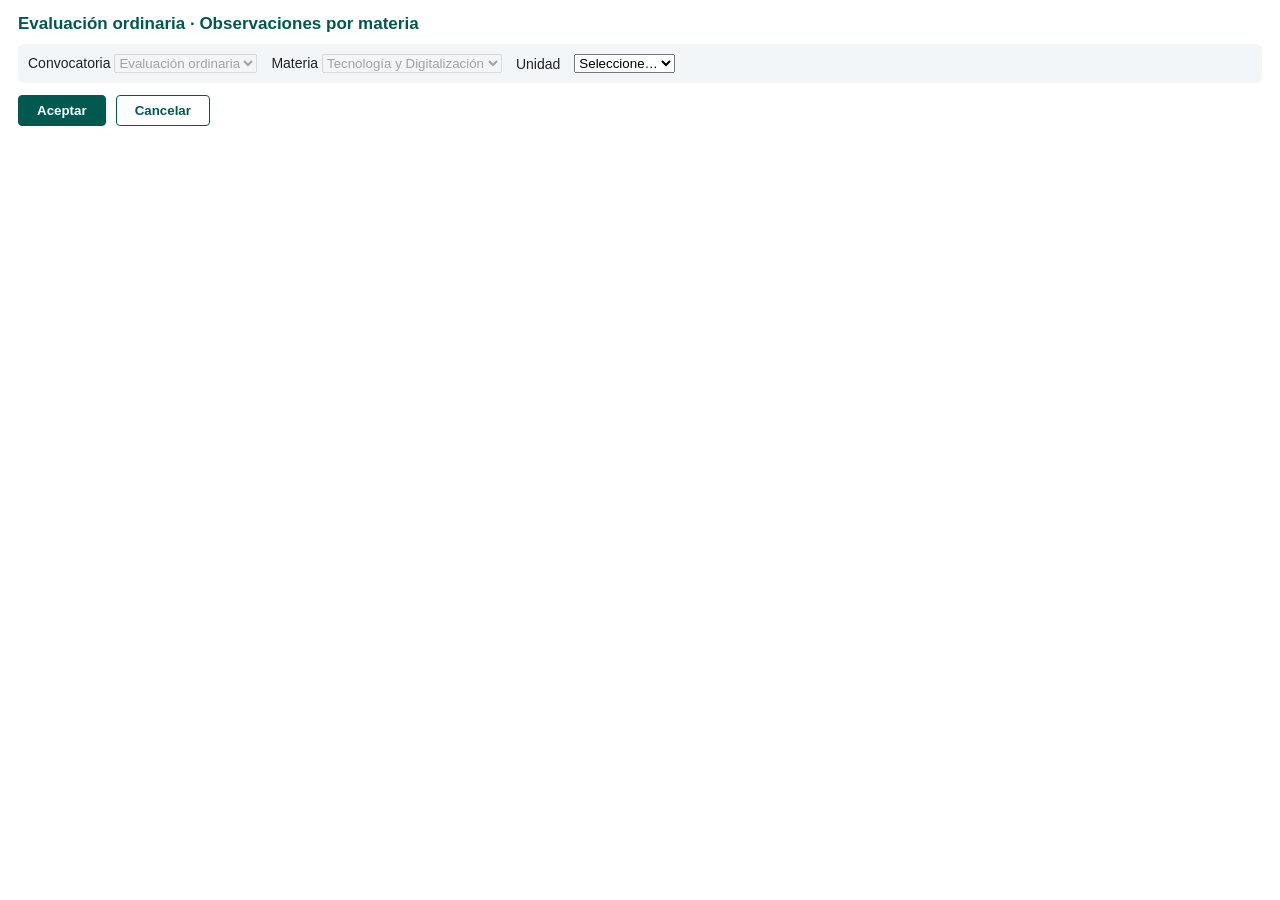
<file: marcadores/practica/cuerpo.html>
<!doctype html>
<html lang="es">
<head>
<meta charset="utf-8">
<title>Evaluación · Observaciones</title>
<style>
  body { margin: 0; padding: 14px 18px; font: 14px Arial, sans-serif; color: #222; }
  h2 { font-size: 17px; color: #00594f; margin: 0 0 10px; }
  .filtros { display: flex; flex-wrap: wrap; gap: 14px; align-items: center; background: #f3f6f8; padding: 10px; border-radius: 6px; margin-bottom: 12px; }
  table { border-collapse: collapse; width: 100%; }
  th, td { border: 1px solid #ccd; padding: 5px 7px; text-align: left; vertical-align: top; }
  th { background: #00594f; color: #fff; font-weight: bold; }
  tr:nth-child(even) td { background: #f7f9fa; }
  textarea { width: 100%; box-sizing: border-box; height: 38px; font: 13px Arial, sans-serif; }
  .pie { margin-top: 12px; display: flex; gap: 10px; }
  .btn { padding: 7px 18px; font-weight: bold; border: 1px solid #00594f; border-radius: 4px; cursor: pointer; background: #00594f; color: #fff; }
  .btn.sec { background: #fff; color: #00594f; }
  #cargando { color: #a35b00; font-weight: bold; display: none; }
  #mensaje { margin-top: 10px; font-weight: bold; color: #0b7a3e; }
</style>
<script>
  /* Alumnado inventado: no son personas reales. */
  var ALUMNOS = {
    '1001': ['Almagro Ruiz, Lucía', 'Benítez Soto, Marcos', 'Cano Pardo, Irene', 'Delgado Fuentes, Hugo', 'Escobar Lima, Nora', 'Ferrer Vidal, Óscar', 'Gil Romero, Paula', 'Herrera Cid, Iván', 'Ibáñez Mora, Sara', 'Jurado Peña, Leo'],
    '1002': ['Lara Molina, Alba', 'Marín Ortega, Bruno', 'Navas Quero, Celia', 'Ortiz Ramos, Darío', 'Pascual Sanz, Elena', 'Quesada Toro, Fabio', 'Rivas Ulloa, Gema', 'Salas Vera, Héctor']
  };
  function _updateValorCheck(n) { var e = document.getElementById(n); e.value = e.checked ? 'S' : 'N'; }
  function contar(el, max) {
    var s = el.value, n = s.length + (s.match(/\n/g) || []).length;
    if (n > max) { el.value = s.slice(0, max - (s.match(/\n/g) || []).length); }
  }
  function valDat() {
    var u = document.forms.FORMULARIO.X_UNIDAD.value;
    var zona = document.getElementById('contenido');
    document.getElementById('cargando').style.display = 'inline';
    document.getElementById('mensaje').textContent = '';
    /* Séneca recarga esta zona por AJAX al cambiar el grupo: se imita con un retraso. */
    setTimeout(function () { pintar(zona, u); document.getElementById('cargando').style.display = 'none'; }, 700 + Math.random() * 800);
  }
  function pintar(zona, u) {
    while (zona.firstChild) zona.removeChild(zona.firstChild);
    if (!ALUMNOS[u]) return;
    var t = document.createElement('table'); t.id = 'tablaPaginada'; t.setAttribute('data-totalregistros', ALUMNOS[u].length);
    var th = t.createTHead().insertRow();
    ['Sel.', 'Alumno/a', 'Calificación', 'Observaciones (máx. 400)', 'Comunicar a la familia'].forEach(function (x) { var c = document.createElement('th'); c.textContent = x; th.appendChild(c); });
    var tb = t.createTBody();
    ALUMNOS[u].forEach(function (nombre, i) {
      var n = i + 1, f = tb.insertRow();
      f.insertCell().innerHTML = '<input type="checkbox" name="SELECCION_' + n + '" id="SELECCION_' + n + '" value="N" onclick="_updateValorCheck(\'SELECCION_' + n + '\')">';
      var c = f.insertCell(); c.textContent = nombre;
      var h = document.createElement('input'); h.type = 'hidden'; h.name = 'NOMBRE_' + n; h.value = nombre; c.appendChild(h);
      var sel = '<select name="C_CALIFICACION_' + n + '" id="C_CALIFICACION_' + n + '"><option value="">-</option>';
      for (var k = 1; k <= 10; k++) sel += '<option value="' + k + '">' + k + '</option>';
      f.insertCell().innerHTML = sel + '<option value="NE">NE</option></select>';
      f.insertCell().innerHTML = '<textarea name="C_OBSERVACIONES_' + n + '" id="C_OBSERVACIONES_' + n + '" maxlength="400" onkeyup="contar(this,400)"></textarea>';
      f.insertCell().innerHTML = '<input type="checkbox" name="L_COMUNICAR_' + n + '" id="L_COMUNICAR_' + n + '" value="N" onclick="_updateValorCheck(\'L_COMUNICAR_' + n + '\')">';
    });
    zona.appendChild(t);
  }
  function aceptar() {
    var f = document.forms.FORMULARIO, faltan = 0, n = 0;
    for (var i = 1; f['C_CALIFICACION_' + i]; i++) { n++; if (!f['C_CALIFICACION_' + i].value) faltan++; }
    if (!n) { document.getElementById('mensaje').textContent = 'Elige primero un grupo.'; return; }
    document.getElementById('mensaje').textContent = faltan ? 'Faltan ' + faltan + ' calificaciones (en la Séneca real no dejaría guardar).' : 'Datos guardados correctamente (simulado: no se ha guardado nada).';
  }
  function cancelar() { document.forms.FORMULARIO.reset(); valDat(); }
</script>
</head>
<body>
<h2>Evaluación ordinaria · Observaciones por materia</h2>
<form name="FORMULARIO" method="POST" onsubmit="return false">
  <input type="hidden" name="N_V_" value="8af3c21e">
  <input type="hidden" name="X_MATERIA" value="40217">
  <div class="filtros">
    <label>Convocatoria <select name="X_CONVOCATORIA" disabled><option value="3">Evaluación ordinaria</option></select></label>
    <label>Materia <select name="X_MATERIAOMG" disabled><option value="40217">Tecnología y Digitalización</option></select></label>
    <label for="X_UNIDAD">Unidad</label>
    <select name="X_UNIDAD" id="X_UNIDAD" onchange="valDat()">
      <option value="">Seleccione…</option>
      <option value="1001">2º ESO A</option>
      <option value="1002">2º ESO B</option>
    </select>
    <span id="cargando">Cargando…</span>
  </div>
  <main class="container-fluid" id="contenido"></main>
  <div class="pie">
    <button type="button" class="btn" onclick="aceptar()">Aceptar</button>
    <button type="button" class="btn sec" onclick="cancelar()">Cancelar</button>
  </div>
  <div id="mensaje"></div>
</form>
</body>
</html>
</file>
<file: comun/gt.css>
/* Docentes 4.0 · estilo común de las páginas públicas (se incrustan en el site del GT). */
:root {
  --fondo: #f6f7f2; --papel: #ffffff; --tinta: #14262b; --suave: #4d6166; --linea: #d5dcd6;
  --acento: #1d6b55; --acento-claro: #e2efe8; --cielo: #2b5c8f; --cielo-claro: #e3ecf6; --aviso: #8a5a00; --aviso-claro: #fbf0d9;
  --display: "Bricolage Grotesque", "Segoe UI", system-ui, sans-serif;
  --texto: "Atkinson Hyperlegible", "Segoe UI", system-ui, sans-serif;
  color-scheme: light;
}
@media (prefers-color-scheme: dark) { :root:not([data-theme="light"]) {
  --fondo: #10191b; --papel: #172327; --tinta: #e5ece9; --suave: #9fb2b0; --linea: #2c3d40;
  --acento: #5fc3a1; --acento-claro: #1b3830; --cielo: #8db8e6; --cielo-claro: #1b2b3d; --aviso: #f0c46a; --aviso-claro: #3a2f17; color-scheme: dark } }
:root[data-theme="dark"] {
  --fondo: #10191b; --papel: #172327; --tinta: #e5ece9; --suave: #9fb2b0; --linea: #2c3d40;
  --acento: #5fc3a1; --acento-claro: #1b3830; --cielo: #8db8e6; --cielo-claro: #1b2b3d; --aviso: #f0c46a; --aviso-claro: #3a2f17; color-scheme: dark }
* { box-sizing: border-box; }
[hidden] { display: none !important; }
html, body { margin: 0; }
body { background: var(--fondo); color: var(--tinta); font-family: var(--texto); font-size: 16px; line-height: 1.5; }
.envoltura { max-width: 1080px; margin: 0 auto; padding: 16px max(16px, env(safe-area-inset-right, 0px)) 40px max(16px, env(safe-area-inset-left, 0px)); display: flex; flex-direction: column; gap: 24px; }
h1, h2, h3 { font-family: var(--display); text-wrap: balance; margin: 0; }
h2 { font-size: 1.5rem; font-weight: 800; }
h3 { font-size: 1.1rem; font-weight: 600; }
p { margin: 0; }
a { color: var(--acento); }
:focus-visible { outline: 3px solid var(--cielo); outline-offset: 2px; }
.barra-sup { display: flex; justify-content: flex-end; }
.tema { font: inherit; font-weight: 700; font-size: .85rem; display: inline-flex; align-items: center; gap: 6px; padding: 6px 12px; border-radius: 999px; border: 1px solid var(--linea); background: var(--papel); color: var(--tinta); cursor: pointer; }
.tema svg { width: 16px; height: 16px; }
.boton { display: inline-flex; align-items: center; gap: 6px; font: inherit; font-weight: 700; font-size: .9rem; border: 1px solid var(--acento); background: var(--acento); color: var(--papel); border-radius: 8px; padding: 8px 14px; cursor: pointer; text-decoration: none; }
.boton.claro { background: transparent; color: var(--acento); }
.chip { display: inline-block; font-size: .78rem; font-weight: 700; padding: 2px 9px; border-radius: 999px; background: var(--acento-claro); color: var(--acento); }
.pie { font-size: .85rem; color: var(--suave); }
.estado { color: var(--suave); padding: 12px 0; }
.barra { display: flex; flex-wrap: wrap; gap: 10px 16px; align-items: center; justify-content: space-between; background: var(--papel); border: 1px solid var(--linea); border-radius: 12px; padding: 12px 16px; }
.barra p { color: var(--suave); font-size: .92rem; flex: 1 1 260px; }
.barra .acciones { display: flex; flex-wrap: wrap; gap: 8px; }
@media (prefers-reduced-motion: no-preference) { .boton, a.tarjeta, .tema { transition: border-color .15s, background .15s; } }
/* «¡Necesito inspiración!» (comun/ideas.js) */
.boton.inspira-boton { background: var(--cielo); border-color: var(--cielo); }
.inspira { width: min(680px, calc(100vw - 24px)); max-height: calc(100vh - 24px); border: 0; border-radius: 18px; padding: 0; background: var(--fondo); color: var(--tinta); box-shadow: 0 20px 60px rgba(0,0,0,.35); }
.inspira[open] { display: flex; flex-direction: column; }
.inspira::backdrop { background: rgba(10, 20, 25, .55); }
.inspira-cab { display: flex; justify-content: space-between; align-items: center; gap: 12px; padding: 18px 20px 6px; }
.inspira-cab h2 { color: var(--cielo); }
.inspira-cerrar { font: inherit; font-size: 1.6rem; line-height: 1; width: 40px; height: 40px; border-radius: 50%; border: 1px solid var(--linea); background: var(--papel); color: var(--tinta); cursor: pointer; flex: none; }
.inspira-aviso { margin: 0 20px 10px; padding: 10px 14px; border-radius: 10px; background: var(--aviso-claro); font-size: .9rem; }
.inspira-lista { overflow-y: auto; padding: 4px 20px 10px; display: flex; flex-direction: column; gap: 12px; }
.inspira-idea { background: var(--papel); border: 1px solid var(--linea); border-left: 5px solid var(--cielo); border-radius: 12px; padding: 14px 16px; display: flex; flex-direction: column; gap: 6px; }
.inspira-para { align-self: flex-start; font-size: .78rem; font-weight: 700; padding: 2px 10px; border-radius: 999px; background: var(--cielo-claro); color: var(--cielo); }
.inspira-sesiones { font-size: .9rem; color: var(--suave); }
.inspira-pie { display: flex; flex-wrap: wrap; gap: 8px; padding: 12px 20px 18px; border-top: 1px solid var(--linea); }
@media (prefers-reduced-motion: no-preference) { .inspira-idea { animation: inspira-entra .3s ease-out both; } .inspira-idea + .inspira-idea { animation-delay: .08s; } .inspira-idea + .inspira-idea + .inspira-idea { animation-delay: .16s; } @keyframes inspira-entra { from { opacity: 0; transform: translateY(8px); } to { opacity: 1; transform: none; } } }
</file>
